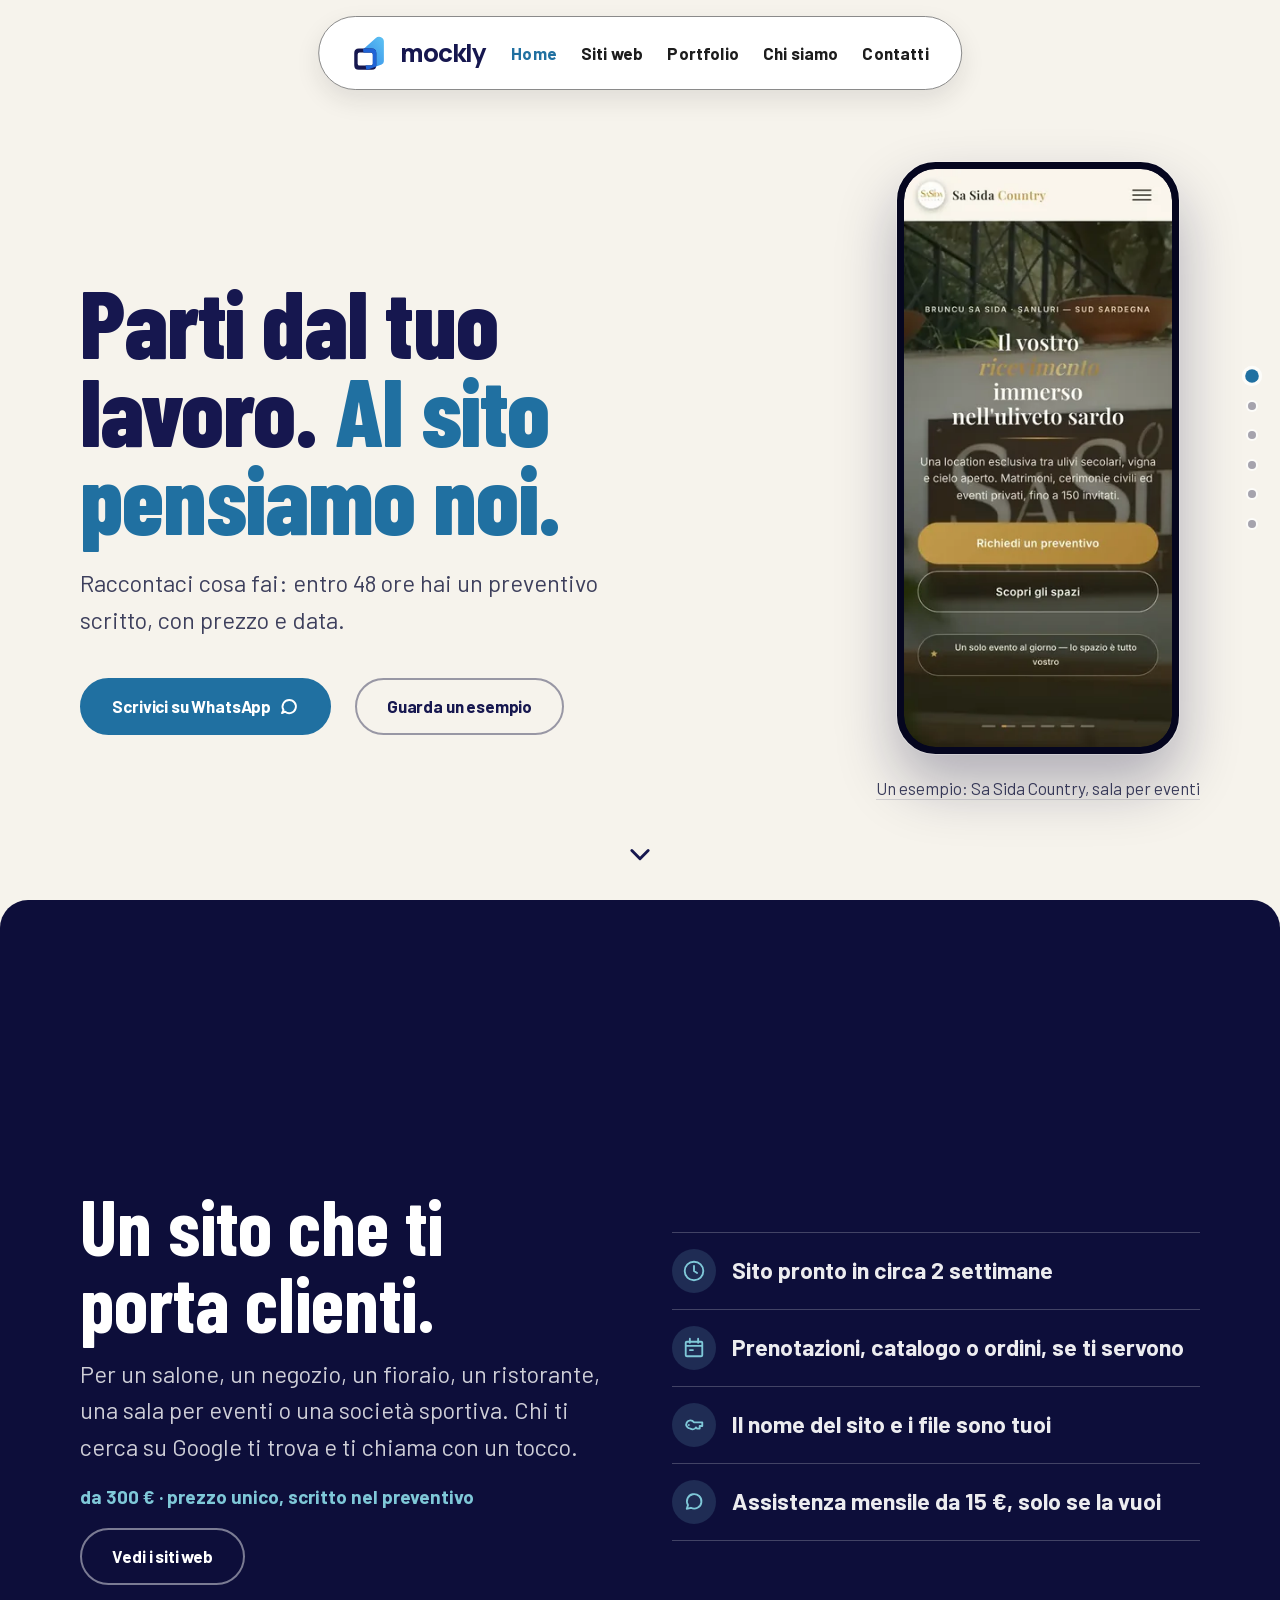
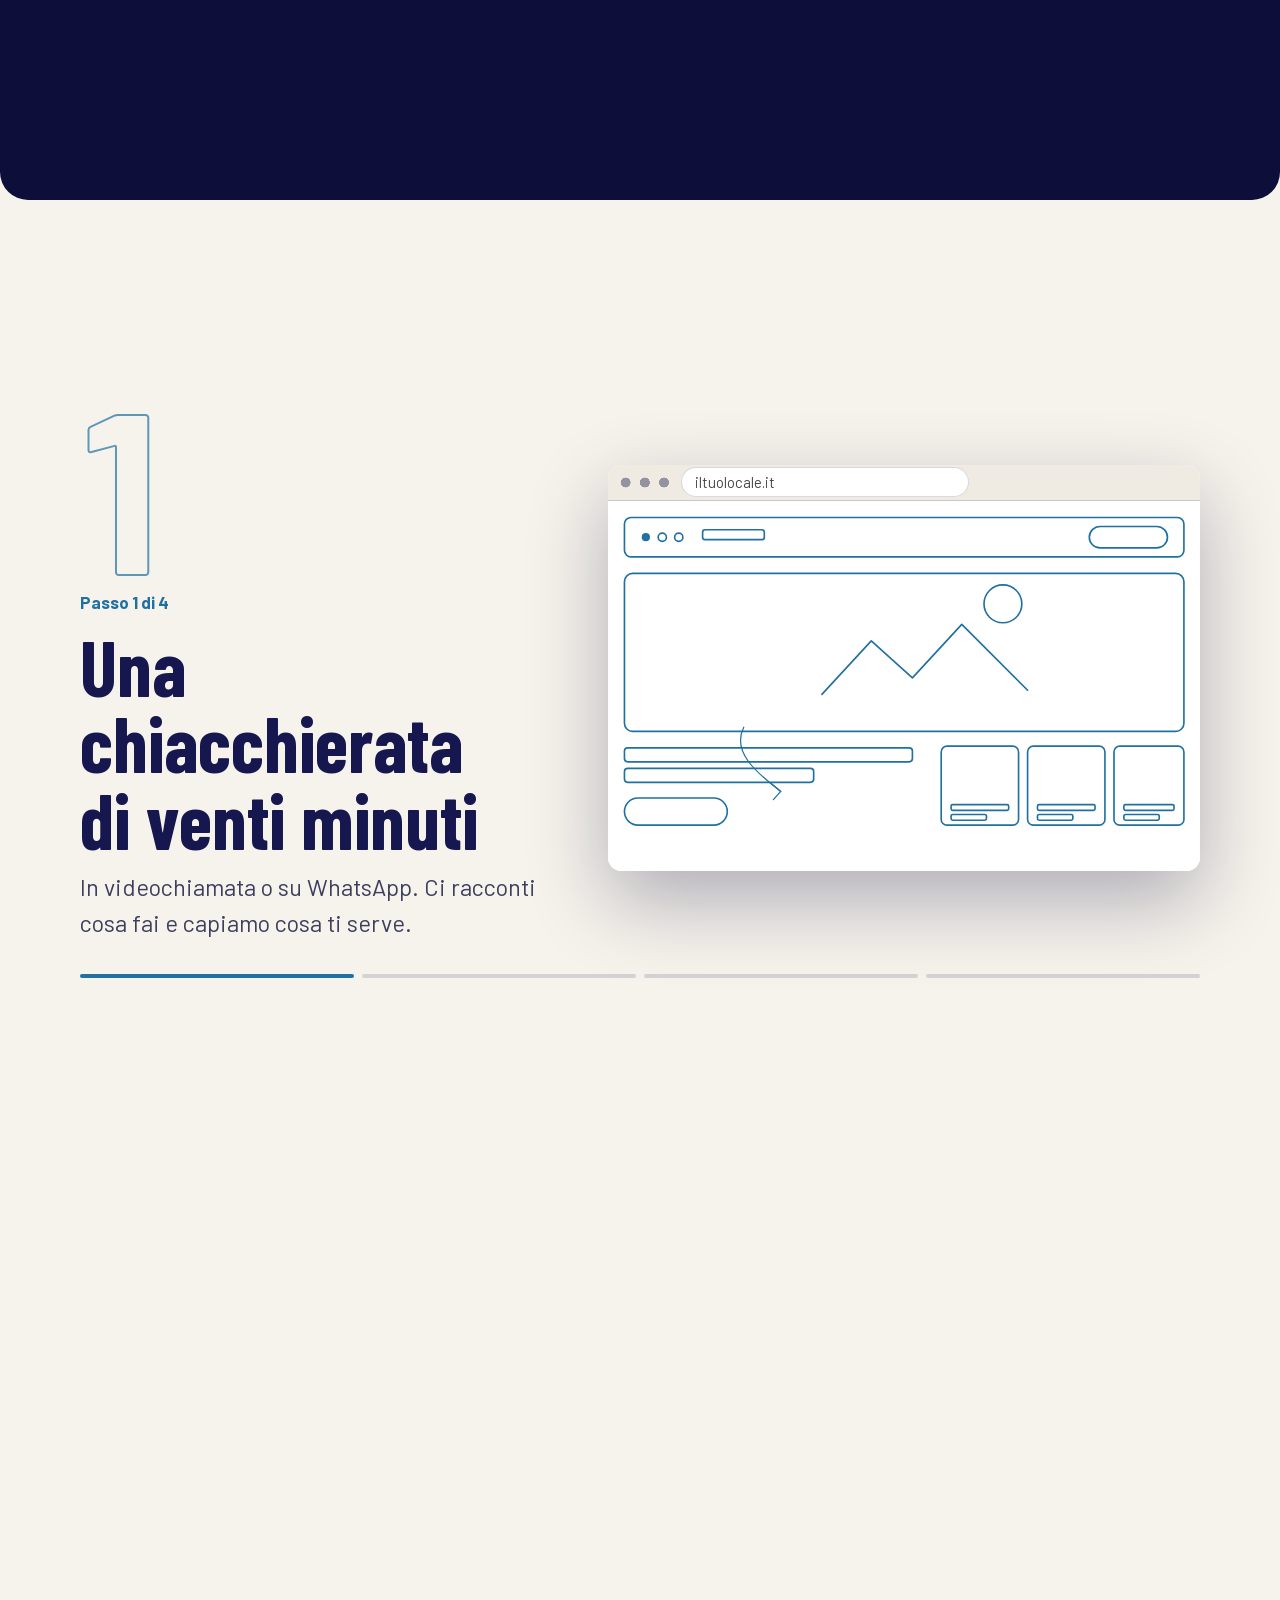
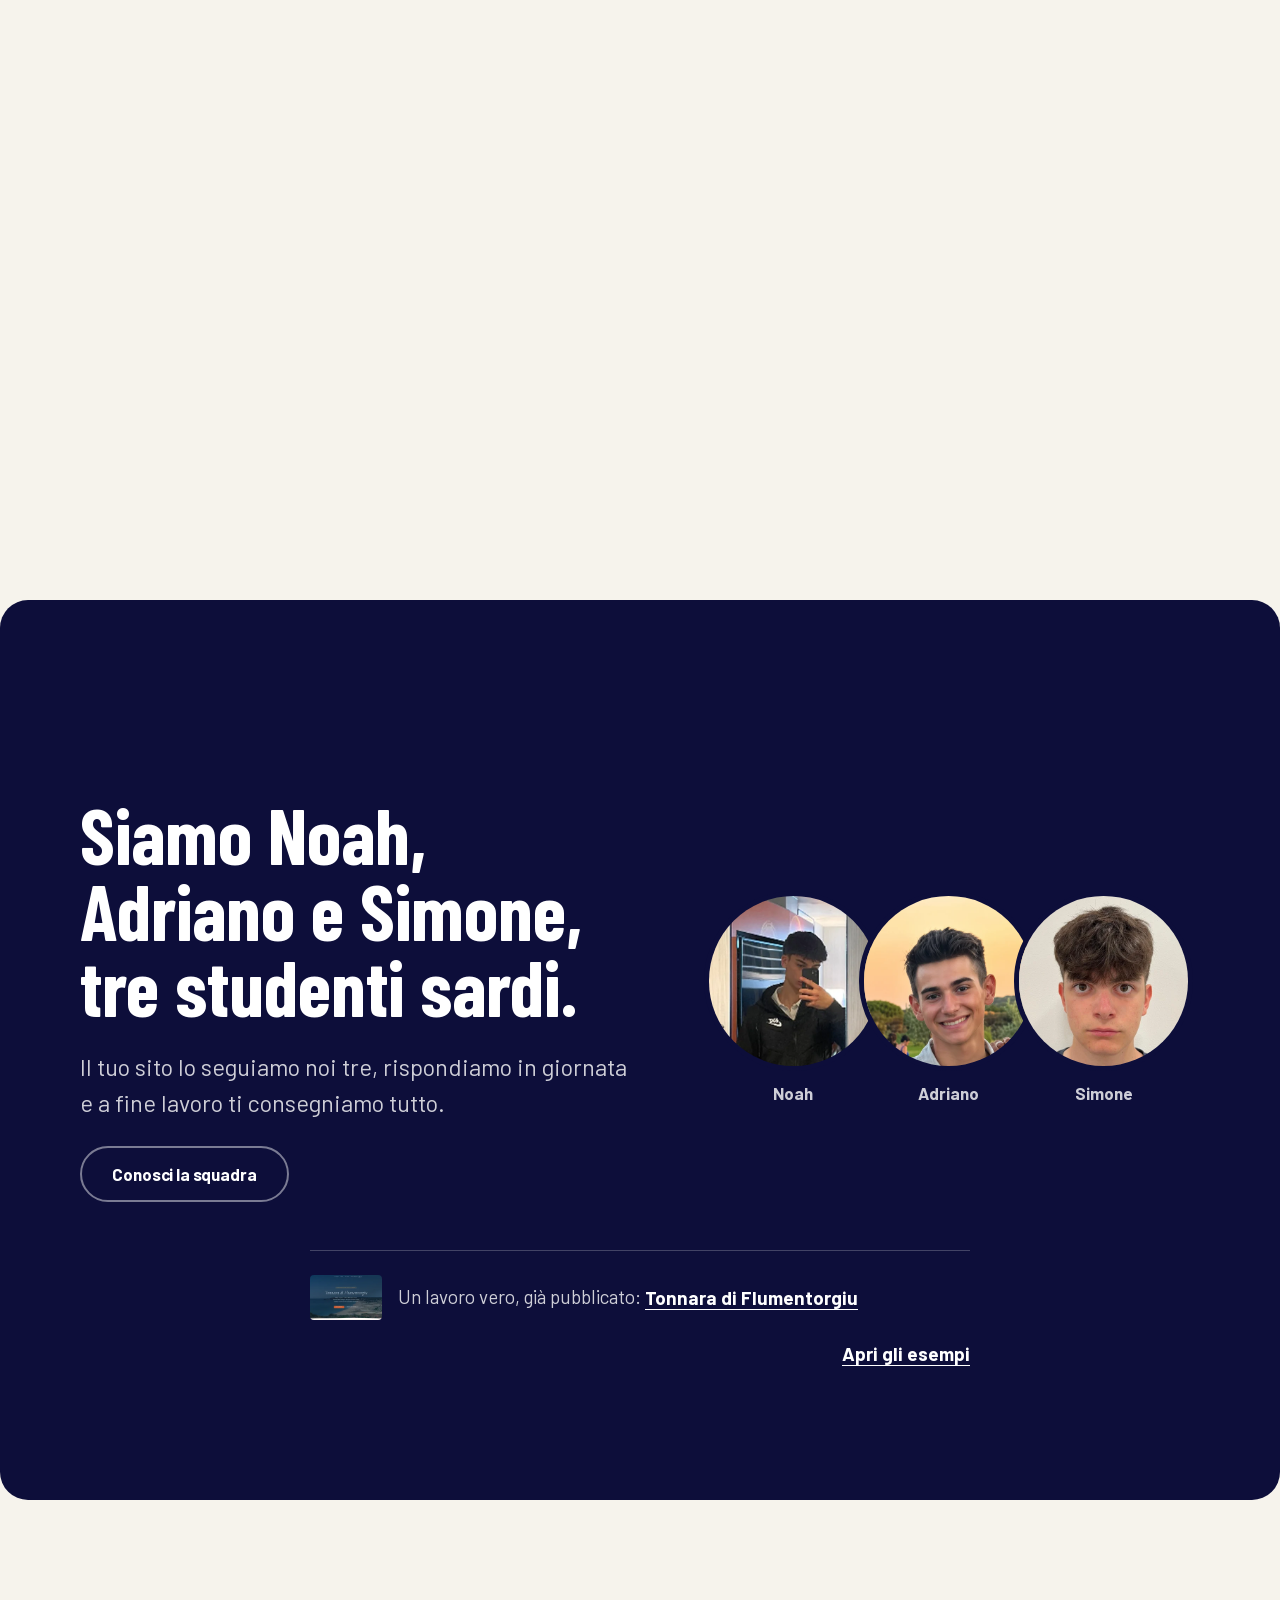
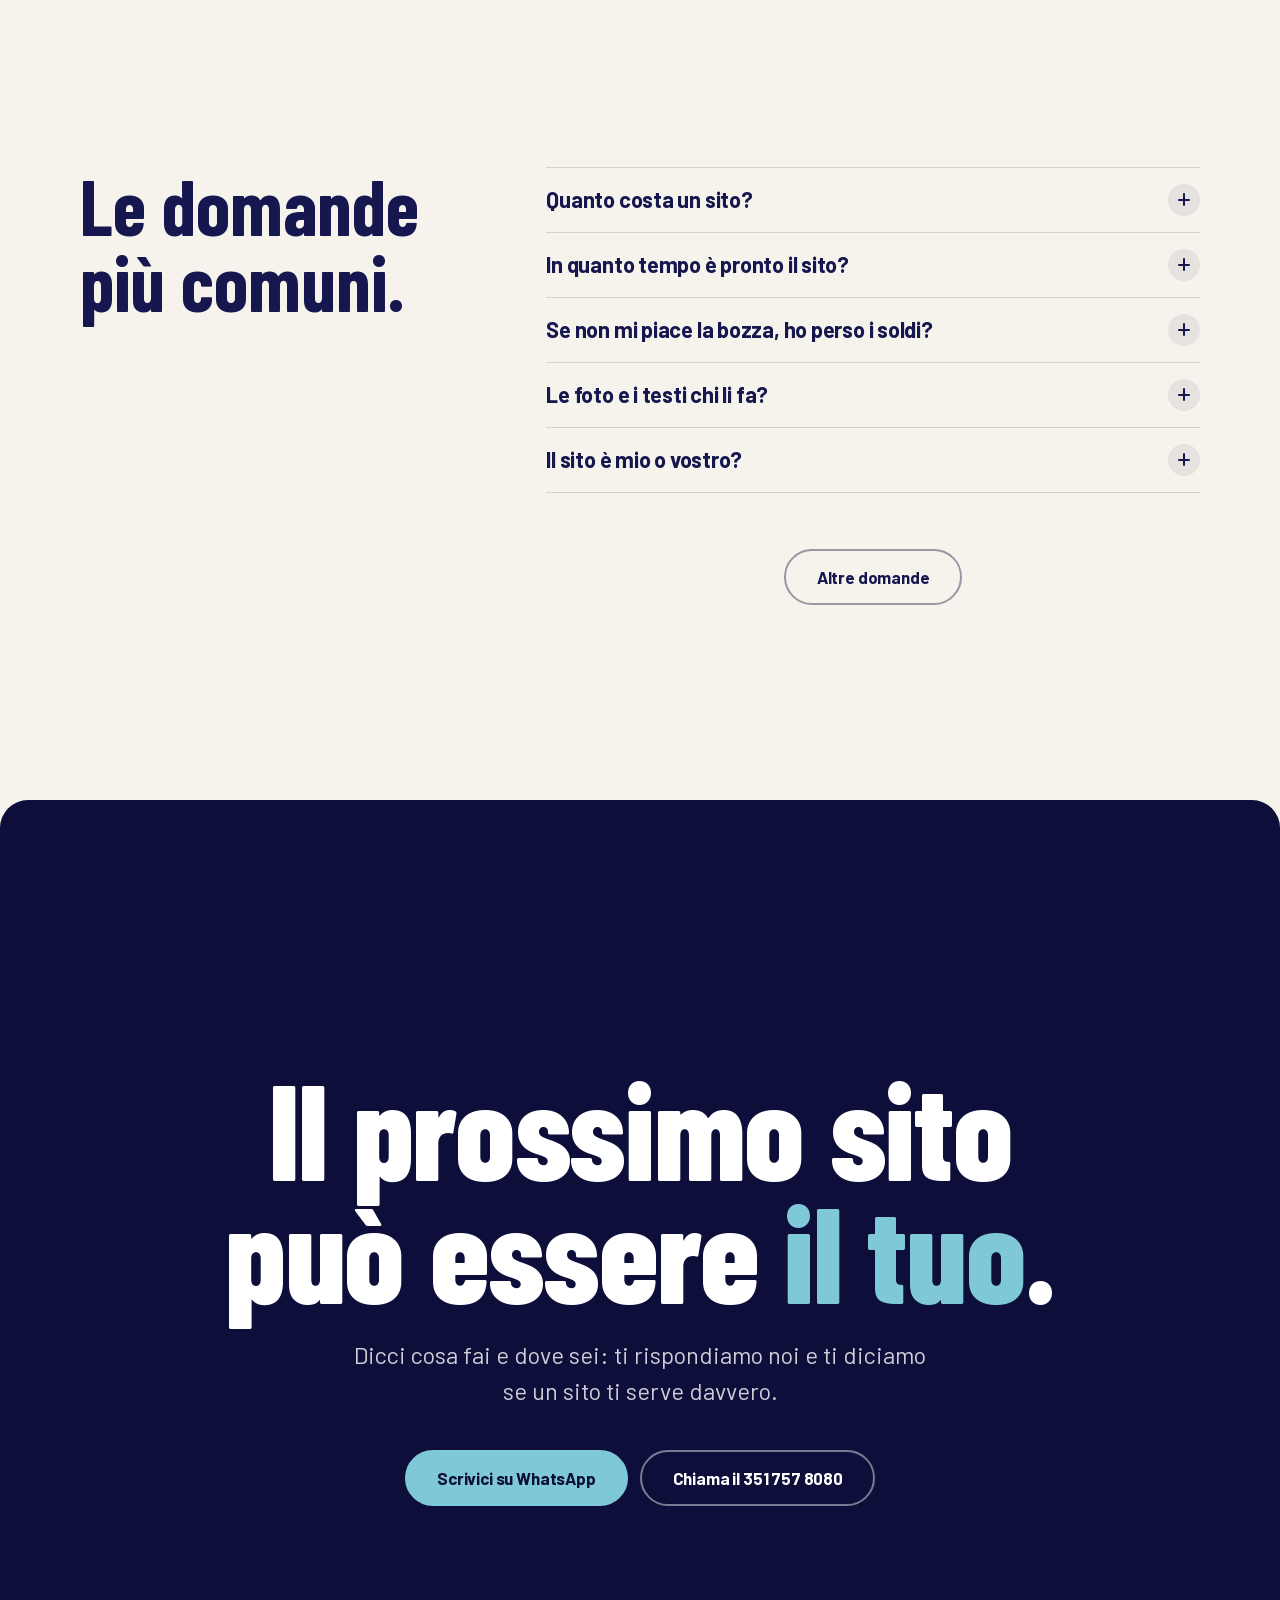
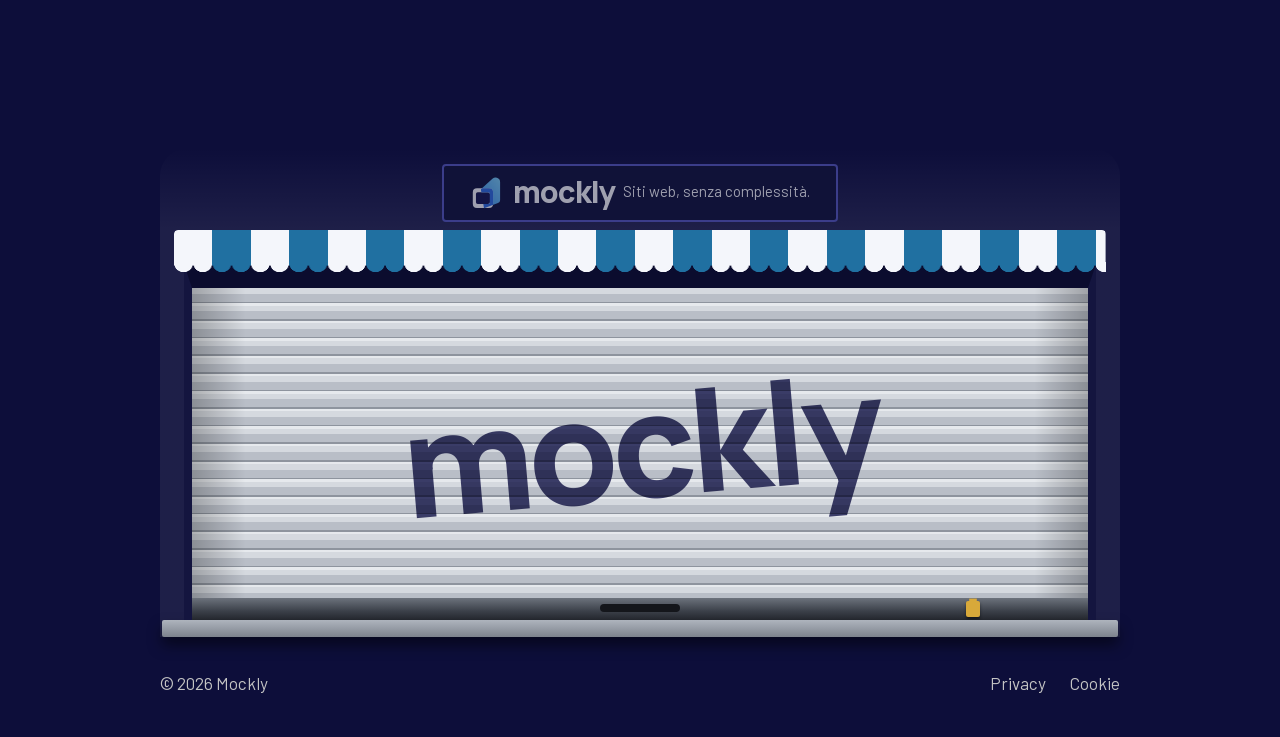
<file: index.html>
<!DOCTYPE html>
<html lang="it">
<head>
  <meta charset="utf-8">
  <meta name="viewport" content="width=device-width, initial-scale=1">

  <title>Siti web costruiti su misura | Mockly</title>
  <meta name="description" content="Siti web di ogni tipo costruiti su misura, scritti a mano in Sardegna. Guarda gli esempi già costruiti, poi decidi. Da 300 €, preventivo in 48 ore.">
  <link rel="canonical" href="https://mockly.it/">
  <meta name="theme-color" content="#F6F3EC">

  <meta property="og:type" content="website">
  <meta property="og:locale" content="it_IT">
  <meta property="og:site_name" content="Mockly">
  <meta property="og:title" content="Siti web costruiti su misura">
  <meta property="og:description" content="Siti web di ogni tipo costruiti su misura, scritti a mano in Sardegna. Guarda gli esempi già costruiti, poi decidi. Da 300 €, preventivo in 48 ore.">
  <meta property="og:url" content="https://mockly.it/">
  <meta property="og:image" content="https://mockly.it/assets/img/og-cover.png">
  <meta property="og:image:width" content="1200">
  <meta property="og:image:height" content="630">
  <meta property="og:image:alt" content="Mockly: parti dal tuo lavoro, al sito pensiamo noi.">
  <meta name="twitter:card" content="summary_large_image">
  <meta name="twitter:title" content="Siti web costruiti su misura">
  <meta name="twitter:description" content="Siti web di ogni tipo costruiti su misura, scritti a mano in Sardegna. Guarda gli esempi già costruiti, poi decidi. Da 300 €, preventivo in 48 ore.">
  <meta name="twitter:image" content="https://mockly.it/assets/img/og-cover.png">
  <meta name="twitter:image:alt" content="Mockly: parti dal tuo lavoro, al sito pensiamo noi.">

  <link rel="stylesheet" href="assets/css/fonts.css?v=20261024a">

  <link rel="icon" href="favicon.ico" sizes="any">
  <link rel="icon" href="assets/img/logo-mockly-icon.svg" type="image/svg+xml">
  <link rel="icon" href="assets/img/favicon-32.png" sizes="32x32" type="image/png">
  <link rel="icon" href="assets/img/favicon-16.png" sizes="16x16" type="image/png">
  <link rel="icon" href="assets/img/favicon.png" type="image/png">
  <link rel="apple-touch-icon" href="assets/img/apple-touch-icon.png">
  <link rel="manifest" href="site.webmanifest">

  <link rel="stylesheet" href="assets/css/tokens.css?v=20261024a">
  <link rel="stylesheet" href="assets/css/base.css?v=20261024a">
  <link rel="stylesheet" href="assets/css/components.css?v=20261024a">
  <link rel="stylesheet" href="assets/css/home.css?v=20261024a">

  <link rel="preload" as="image" href="assets/img/projects/sa-sida-phone.webp" imagesrcset="assets/img/projects/sa-sida-phone-300.webp 300w, assets/img/projects/sa-sida-phone.webp 520w" imagesizes="(min-width: 64em) 282px, 202px" fetchpriority="high">

  <script type="application/ld+json">
  {
    "@context": "https://schema.org",
    "@type": "ProfessionalService",
    "name": "Mockly",
    "description": "Siti web di ogni tipo costruiti su misura per saloni, negozi, ristoranti, sale per eventi e società sportive, scritti a mano soprattutto per la Sardegna, con l'obiettivo di arrivare presto in tutta Italia.",
    "url": "https://mockly.it/",
    "email": "mockly.website@gmail.com",
    "telephone": "+39-351-757-8080",
    "image": "https://mockly.it/assets/img/og-cover.png",
    "logo": "https://mockly.it/assets/img/logo-mockly.png",
    "priceRange": "€€",
    "address": {
      "@type": "PostalAddress",
      "addressLocality": "Oristano",
      "addressRegion": "Sardegna",
      "addressCountry": "IT"
    },
    "areaServed": {
      "@type": "AdministrativeArea",
      "name": "Sardegna"
    },
    "sameAs": ["https://www.instagram.com/mockly.site/"],
    "hasOfferCatalog": {
      "@type": "OfferCatalog",
      "name": "Servizi Mockly",
      "itemListElement": [
        {
          "@type": "Offer",
          "itemOffered": { "@type": "Service", "name": "Siti web su misura di ogni tipo" },
          "priceSpecification": { "@type": "PriceSpecification", "priceCurrency": "EUR", "minPrice": "300.00" }
        },
        {
          "@type": "Offer",
          "itemOffered": { "@type": "Service", "name": "Assistenza mensile Base" },
          "priceCurrency": "EUR",
          "price": "15.00"
        },
        {
          "@type": "Offer",
          "itemOffered": { "@type": "Service", "name": "Assistenza mensile Plus" },
          "priceCurrency": "EUR",
          "price": "25.00"
        },
        {
          "@type": "Offer",
          "itemOffered": { "@type": "Service", "name": "Assistenza mensile Pro" },
          "priceCurrency": "EUR",
          "price": "35.00"
        }
      ]
    }
  }
  </script>

  <script type="application/ld+json">
  {
    "@context": "https://schema.org",
    "@type": "FAQPage",
    "mainEntity": [
      {
        "@type": "Question",
        "name": "Quanto costa un sito?",
        "acceptedAnswer": {
          "@type": "Answer",
          "text": "Si parte da 300 €. Il resto dipende da cosa deve fare. Ci racconti il tuo lavoro ed entro 48 ore ricevi un preventivo scritto, con un prezzo unico e una data di consegna. Tutto quello che è incluso è scritto nel preventivo; quello che chiedi in più ha un preventivo a parte. Il nome del sito e lo spazio web sono a parte, scritti nel preventivo fra i costi di attivazione."
        }
      },
      {
        "@type": "Question",
        "name": "In quanto tempo è pronto il sito?",
        "acceptedAnswer": {
          "@type": "Answer",
          "text": "Preventivo entro 48 ore. Il sito è pronto in circa 2 settimane da quando approvi il preventivo. Può volerci di più: dipende da quanto ci mettiamo a confrontarci sulle revisioni e dai tempi di Google."
        }
      },
      {
        "@type": "Question",
        "name": "Se non mi piace la bozza, ho perso i soldi?",
        "acceptedAnswer": {
          "@type": "Answer",
          "text": "No. Se dopo la prima bozza ci dici che non va, ci fermiamo e paghi solo il lavoro fatto fino a lì."
        }
      },
      {
        "@type": "Question",
        "name": "Le foto e i testi chi li fa?",
        "acceptedAnswer": {
          "@type": "Answer",
          "text": "I testi di base li scriviamo noi dopo una chiacchierata veloce, e tu li correggi; testi più elaborati si pagano a parte. Le foto che hai già le sistemiamo noi; un servizio fotografico si paga a parte."
        }
      },
      {
        "@type": "Question",
        "name": "Il sito è mio o vostro?",
        "acceptedAnswer": {
          "@type": "Answer",
          "text": "Tuo, dal primo giorno. Il nome del sito (tipo tuolocale.it) è intestato a te e i file ti vengono consegnati a fine lavoro. Nessun vincolo, nessun riscatto."
        }
      },
      {
        "@type": "Question",
        "name": "Il sito lo posso modificare da solo?",
        "acceptedAnswer": {
          "@type": "Answer",
          "text": "Non da un pannello, perché non c'è: è questo che lo rende leggero e veloce. Le modifiche le facciamo noi con l'assistenza. Se ti serve pubblicare da solo ogni settimana, ti diciamo se WordPress fa più per te, e lo configuriamo noi."
        }
      },
      {
        "@type": "Question",
        "name": "Ho già un sito o uso WordPress: potete lavorarci?",
        "acceptedAnswer": {
          "@type": "Answer",
          "text": "Sì. Sistemiamo il sito che hai, oppure ripartiamo da zero se conviene. Se ti conviene restare dove sei, te lo diciamo."
        }
      },
      {
        "@type": "Question",
        "name": "Ho già Facebook e Instagram. Mi serve davvero un sito?",
        "acceptedAnswer": {
          "@type": "Answer",
          "text": "Sui social ti trova chi ti segue già. Chi è appena arrivato in zona cerca su Google “parrucchiere vicino a me” e legge le prime schede. Il sito serve a farti trovare da loro."
        }
      },
      {
        "@type": "Question",
        "name": "Fate anche negozi su internet?",
        "acceptedAnswer": {
          "@type": "Answer",
          "text": "Sì: catalogo, schede prodotto, pagamenti con carta e contrassegno, email d'ordine automatiche."
        }
      },
      {
        "@type": "Question",
        "name": "Dopo la consegna chi mi segue?",
        "acceptedAnswer": {
          "@type": "Answer",
          "text": "Noi, se vuoi, con l'assistenza mensile da 15 € al mese: copie di sicurezza, correzione degli errori e piccole modifiche su richiesta via WhatsApp. Nei 30 giorni dopo la consegna gli errori li correggiamo gratis anche senza assistenza. Disdici con 30 giorni di preavviso, senza penali."
        }
      }
    ]
  }
  </script>
</head>

<body class="page-body home-scenes">
  <!-- Sfondo: blu notte fermo, con una sola luce dall'alto. -->
  <div class="scene-bg" aria-hidden="true"></div>

  <a class="skip-link" href="#contenuto">Salta al contenuto</a>

  <!-- Intestazione: uguale su tutte le pagine (logo, menu, tasto Chiama). -->
  <header class="site-header">
    <div class="container site-header__inner">
        <a class="site-header__logo" href="index.html">
        <img class="site-header__logo-icon" src="assets/img/logo-mockly-icon.svg" alt="" width="100" height="100">
        <span class="site-header__logo-text">mockly</span>
      </a>

      <!-- Menu orizzontale (visibile da 1280px in su, sotto resta solo l'hamburger) -->
      <nav class="site-header__navigation" aria-label="Menu principale">
        <ul class="site-header__navigation-list">
          <li><a class="site-header__navigation-link is-current" href="index.html" aria-current="page">Home</a></li>
          <li><a class="site-header__navigation-link" href="siti-web.html">Siti web</a></li>
          <li><a class="site-header__navigation-link" href="portfolio.html">Portfolio</a></li>
          <li><a class="site-header__navigation-link" href="chi-siamo.html">Chi siamo</a></li>
          <li><a class="site-header__navigation-link" href="contatti.html">Contatti</a></li>
        </ul>
      </nav>

      <!-- Hamburger: apre il pannello sotto i 1280px -->
      <button class="site-header__toggle" type="button" aria-label="Apri il menu" aria-expanded="false" aria-controls="menu-principale">
        <span class="site-header__toggle-bar" aria-hidden="true"></span>
        <span class="site-header__toggle-bar" aria-hidden="true"></span>
        <span class="site-header__toggle-bar" aria-hidden="true"></span>
      </button>
    </div>

    <!-- Velo scuro, chiude il menu se ci clicchi sopra -->
    <div class="site-header__overlay"></div>

    <!-- Pannello del menu (telefono/tablet) -->
    <div class="site-header__panel" id="menu-principale" role="dialog" aria-modal="true" aria-label="Menu">
      <div class="site-header__panel-head">
        <p class="site-header__panel-brand"><img class="site-header__logo-icon" src="assets/img/logo-mockly-icon.svg" alt="" width="100" height="100">
        <span class="site-header__logo-text">mockly</span></p>
        <button class="site-header__close" type="button" aria-label="Chiudi il menu" data-menu-close>
          <svg class="site-header__close-icon" viewBox="0 0 16 16" aria-hidden="true"><path d="M3 3l10 10M13 3L3 13" fill="none" stroke="currentColor" stroke-width="2" stroke-linecap="round"/></svg>
        </button>
      </div>
      <!-- Menu, versione telefono -->
      <nav aria-label="Menu principale su telefono">
        <p class="site-header__panel-label" aria-hidden="true">Menu</p>
        <ul class="site-header__panel-list">
          <li><a class="site-header__panel-link is-current" href="index.html" aria-current="page"><span class="site-header__panel-name">Home</span><span class="site-header__panel-hint">Da dove si parte</span></a></li>
          <li><a class="site-header__panel-link" href="siti-web.html"><span class="site-header__panel-name">Siti web</span><span class="site-header__panel-hint">Cosa facciamo e l'assistenza</span></a></li>
          <li><a class="site-header__panel-link" href="portfolio.html"><span class="site-header__panel-name">Portfolio</span><span class="site-header__panel-hint">Un lavoro vero e undici esempi</span></a></li>
          <li><a class="site-header__panel-link" href="chi-siamo.html"><span class="site-header__panel-name">Chi siamo</span><span class="site-header__panel-hint">Noah, Adriano e Simone</span></a></li>
          <li><a class="site-header__panel-link" href="contatti.html"><span class="site-header__panel-name">Contatti</span><span class="site-header__panel-hint">WhatsApp, telefono, modulo</span></a></li>
        </ul>
      </nav>
      <!-- In fondo al menu: i due modi più rapidi per sentirci -->
      <div class="site-header__panel-foot">
        <a class="button button--primary site-header__panel-contact" href="https://wa.me/393517578080" aria-label="Scrivici su WhatsApp al 351 757 8080">WhatsApp</a>
        <a class="button button--ghost site-header__panel-contact" href="tel:+393517578080" aria-label="Chiama il 351 757 8080">Chiama</a>
      </div>
    </div>
  </header>

  <main id="contenuto">

    <!-- 1 · Inizio -->
    <section class="scene scene--hero is-in" data-scene="Inizio" aria-labelledby="titolo-hero">
      <div class="container scene__inner">
        <h1 class="scene__mega" id="titolo-hero">Parti dal tuo lavoro. <span class="hero__mark">Al sito pensiamo noi.</span></h1>
        <p class="scene__lead">Raccontaci cosa fai: entro 48 ore hai un preventivo scritto, con prezzo e data.</p>
        <div class="hero__actions">
            <a class="button button--primary" href="https://wa.me/393517578080?text=Ciao%20Mockly%2C%20ho%20visto%20il%20vostro%20sito%20e%20vorrei%20parlare%20del%20mio%20progetto." aria-label="Scrivici su WhatsApp al 351 757 8080">
              Scrivici su WhatsApp
              <svg class="button__icon" viewBox="0 0 16 16" aria-hidden="true"><path d="M8.5 2.5a5.5 5.5 0 0 0-4.7 8.4L2.5 13.5l2.7-1.2a5.5 5.5 0 1 0 3.3-9.8Z" fill="none" stroke="currentColor" stroke-width="1.6" stroke-linecap="round" stroke-linejoin="round"/></svg>
            </a>
            <a class="button button--secondary" href="portfolio.html">Guarda un esempio</a>
          </div>
        <!-- Un esempio vero, visto da telefono: è da lì che ti guardano i clienti. -->
        <a class="hero-phone" href="https://mockly-website.github.io/sasida/" target="_blank" rel="noopener" aria-label="Apri l'esempio di Sa Sida Country in una nuova scheda">
          <span class="hero-phone__caption">Un esempio: Sa Sida Country, sala per eventi</span>
          <span class="hero-phone__frame">
            <img class="hero-phone__image" src="assets/img/projects/sa-sida-phone.webp" srcset="assets/img/projects/sa-sida-phone-300.webp 300w, assets/img/projects/sa-sida-phone.webp 520w" sizes="(min-width: 64em) 282px, 202px" alt="" width="520" height="1125">
          </span>
        </a>
      </div>
      <a class="scene__cue" href="#cosa-ricevi" aria-label="Vai alla schermata successiva">
        <svg viewBox="0 0 24 24" width="28" height="28" aria-hidden="true"><path d="M5 9l7 7 7-7" fill="none" stroke="currentColor" stroke-width="2.5" stroke-linecap="round" stroke-linejoin="round"/></svg>
      </a>
    </section>

    <!-- 2 · Cosa ricevi -->
    <section class="scene scene--offer sheet" id="cosa-ricevi" data-scene="Cosa ricevi" aria-labelledby="titolo-servizi">
      <div class="container scene__inner offer">
        <div class="offer__head">
          <h2 class="scene__title" id="titolo-servizi">Un sito che ti porta clienti.</h2>
          <p class="scene__text">Per un salone, un negozio, un fioraio, un ristorante, una sala per eventi o una società sportiva. Chi ti cerca su Google ti trova e ti chiama con un tocco.</p>
          <p class="offer__price">da 300&nbsp;€ · prezzo unico, scritto nel preventivo</p>
          <p><a class="button button--secondary" href="siti-web.html">Vedi i siti web</a></p>
        </div>
        <ul class="offer__list">
          <li><svg class="offer__icon" viewBox="0 0 24 24" aria-hidden="true"><path d="M12 21a9 9 0 1 0 0-18 9 9 0 0 0 0 18ZM12 7v5l3 2" fill="none" stroke="currentColor" stroke-width="1.8" stroke-linecap="round" stroke-linejoin="round"/></svg><span>Sito pronto in circa 2 settimane</span></li>
          <li><svg class="offer__icon" viewBox="0 0 24 24" aria-hidden="true"><path d="M5 6h14a1 1 0 0 1 1 1v12a1 1 0 0 1-1 1H5a1 1 0 0 1-1-1V7a1 1 0 0 1 1-1ZM4 10h16M8 3v4M16 3v4M8 14h3" fill="none" stroke="currentColor" stroke-width="1.8" stroke-linecap="round" stroke-linejoin="round"/></svg><span>Prenotazioni, catalogo o ordini, se ti servono</span></li>
          <li><svg class="offer__icon" viewBox="0 0 24 24" aria-hidden="true"><path d="M8.5 15.5a4 4 0 1 1 3.4-6.1L20 9.4V13h-2.5v2.5H15l-1.1-1.1a4 4 0 0 1-5.4 1.1ZM7 12h.01" fill="none" stroke="currentColor" stroke-width="1.8" stroke-linecap="round" stroke-linejoin="round"/></svg><span>Il nome del sito e i file sono tuoi</span></li>
          <li><svg class="offer__icon" viewBox="0 0 24 24" aria-hidden="true"><path d="M5 18.5 6.2 15A7 7 0 1 1 9 17.6L5 18.5Z" fill="none" stroke="currentColor" stroke-width="1.8" stroke-linecap="round" stroke-linejoin="round"/></svg><span>Assistenza mensile da 15&nbsp;€, solo se la vuoi</span></li>
        </ul>
      </div>
    </section>

    <!-- 3 · Come si lavora: una schermata ferma che cambia mentre scorri -->
    <section class="pin" id="come-funziona" data-scene="Come si lavora" data-pin aria-label="Come si lavora">
      <div class="pin__stage">
        <div class="container pin__inner">
          <div class="pin__steps">
            <article class="pin__step">
              <span class="pin__num" aria-hidden="true">1</span>
              <p class="pin__kicker">Passo 1 di 4</p>
              <h2 class="scene__title">Una chiacchierata di venti minuti</h2>
              <p class="scene__text">In videochiamata o su WhatsApp. Ci racconti cosa fai e capiamo cosa ti serve.</p>
            </article>
            <article class="pin__step">
              <span class="pin__num" aria-hidden="true">2</span>
              <p class="pin__kicker">Passo 2 di 4</p>
              <h2 class="scene__title">Preventivo scritto entro 48 ore</h2>
              <p class="scene__text">Cosa costruiamo, quanto costa, quando consegniamo. Il prezzo non cambia dopo.</p>
            </article>
            <article class="pin__step">
              <span class="pin__num" aria-hidden="true">3</span>
              <p class="pin__kicker">Passo 3 di 4</p>
              <h2 class="scene__title">Segui i lavori</h2>
              <p class="scene__text">Un collegamento privato per vedere il sito mentre lo costruiamo e dirci cosa cambiare.</p>
            </article>
            <article class="pin__step">
              <span class="pin__num" aria-hidden="true">4</span>
              <p class="pin__kicker">Passo 4 di 4</p>
              <h2 class="scene__title">Consegna</h2>
              <p class="scene__text">In circa 2 settimane dal preventivo approvato. Il sito è tuo, e ti spieghiamo come chiederci le modifiche.</p>
            </article>
          </div>
          <div class="pin__device">
            <div class="device">
              <div class="device__bar" aria-hidden="true"><span class="device__dots"></span><span class="device__url">iltuolocale.it</span></div>
              <div class="hero__reveal-stage">
                <img class="hero__reveal-final" src="assets/img/projects/esempio-generico-hero.webp" srcset="assets/img/projects/esempio-generico-hero-400.webp 400w, assets/img/projects/esempio-generico-hero-800.webp 800w, assets/img/projects/esempio-generico-hero.webp 1440w" sizes="(min-width: 90em) 600px, 92vw"
                 alt="Esempio di sito finito: header con menu e pulsante di prenotazione, banner principale, testo e tre card sotto"
                 width="1440" height="900">
                <div class="hero__reveal-sketch" aria-hidden="true">
                  <svg class="hero__reveal-sketch-svg" viewBox="0 0 1440 900" preserveAspectRatio="none" xmlns="http://www.w3.org/2000/svg">
                <rect x="0" y="0" width="1440" height="900" fill="var(--color-surface)"/>
                <g fill="none" stroke="var(--color-accent)" stroke-width="4" stroke-linecap="round" stroke-linejoin="round">
                  <rect x="40" y="40" width="1360" height="96" rx="16"/>
                  <circle cx="92" cy="88" r="10" fill="var(--color-accent)" stroke="none"/>
                  <circle cx="132" cy="88" r="10" fill="none"/>
                  <circle cx="172" cy="88" r="10" fill="none"/>
                  <rect x="230" y="70" width="150" height="24" rx="6"/>
                  <rect x="1170" y="62" width="190" height="52" rx="26"/>
                  <rect x="40" y="176" width="1360" height="384" rx="20"/>
                  <path d="M520 470 640 340 740 430 860 300 1020 460" />
                  <circle cx="960" cy="250" r="46"/>
                  <rect x="40" y="600" width="700" height="34" rx="8"/>
                  <rect x="40" y="650" width="460" height="34" rx="8"/>
                  <rect x="40" y="722" width="250" height="66" rx="33"/>
                  <rect x="810" y="596" width="188" height="192" rx="14"/>
                  <rect x="1020" y="596" width="188" height="192" rx="14"/>
                  <rect x="1230" y="596" width="170" height="192" rx="14"/>
                  <rect x="834" y="738" width="140" height="14" rx="4"/>
                  <rect x="834" y="762" width="86" height="14" rx="4"/>
                  <rect x="1044" y="738" width="140" height="14" rx="4"/>
                  <rect x="1044" y="762" width="86" height="14" rx="4"/>
                  <rect x="1254" y="738" width="122" height="14" rx="4"/>
                  <rect x="1254" y="762" width="86" height="14" rx="4"/>
                  <path d="M330 550C300 610 360 660 420 706" stroke-width="3"/>
                  <path d="M420 706 396 686M420 706 402 726" stroke-width="3"/>
                </g>
              </svg>
                </div>
              </div>
            </div>
          </div>
          <div class="pin__bar" aria-hidden="true"><span></span><span></span><span></span><span></span></div>
        </div>
      </div>
    </section>

    <!-- 4 · Chi siamo (con la Tonnara in una riga) -->
    <section class="scene scene--team sheet" id="chi-siamo" data-scene="Chi siamo" aria-labelledby="titolo-chi">
      <div class="container scene__inner team">
        <div class="team__text">
          <h2 class="scene__title" id="titolo-chi">Siamo Noah, Adriano e Simone, tre studenti sardi.</h2>
          <p class="scene__text">Il tuo sito lo seguiamo noi tre, rispondiamo in giornata e a fine lavoro ti consegniamo tutto.</p>
          <p><a class="button button--secondary" href="chi-siamo.html">Conosci la squadra</a></p>
        </div>
        <ul class="team__faces">
          <li><img src="assets/img/team/noah.webp" alt="" width="480" height="480" loading="lazy">Noah</li>
          <li><img src="assets/img/team/adriano.webp" alt="" width="480" height="480" loading="lazy">Adriano</li>
          <li><img src="assets/img/team/simone.webp" alt="" width="480" height="480" loading="lazy">Simone</li>
        </ul>
        <p class="team__proof">
          <img src="assets/img/projects/tonnara-hero.webp" srcset="assets/img/projects/tonnara-hero-400.webp 400w, assets/img/projects/tonnara-hero-800.webp 800w, assets/img/projects/tonnara-hero.webp 1440w" sizes="72px" alt="Pagina iniziale del sito della Tonnara di Flumentorgiu con le foto d'archivio della tonnara" width="1440" height="900" loading="lazy">
          <span>Un lavoro vero, già pubblicato:
            <a href="https://tonnaradiflumentorgiu.it" target="_blank" rel="noopener"
               aria-label="Apri il sito della Tonnara di Flumentorgiu in una nuova scheda">Tonnara di Flumentorgiu</a></span>
          <a href="portfolio.html">Apri gli esempi</a>
        </p>
      </div>
    </section>

    <!-- 5 · Domande -->
    <section class="scene scene--faq" id="faq" data-scene="Domande" aria-labelledby="titolo-faq">
      <div class="container scene__inner faq">
        <h2 class="scene__title faq__title" id="titolo-faq">Le domande più comuni.</h2>
        <div class="accordion">
          <div class="accordion__item">
            <h3 class="accordion__heading">
              <button class="accordion__trigger" type="button" id="faq-trigger-1" aria-expanded="false" aria-controls="faq-panel-1">
                Quanto costa un sito?
                <span class="accordion__icon" aria-hidden="true"></span>
              </button>
            </h3>
            <div class="accordion__panel" id="faq-panel-1" role="region" aria-labelledby="faq-trigger-1" hidden>
              <div class="accordion__panel-inner">
                <p>
                  Si parte da 300 €. Il resto dipende da cosa deve fare. Ci racconti il tuo lavoro ed entro 48 ore ricevi un preventivo scritto, con un prezzo unico e una data di consegna. Tutto quello che è incluso è scritto nel preventivo; quello che chiedi in più ha un preventivo a parte. Il nome del sito e lo spazio web sono a parte, scritti nel preventivo fra i costi di attivazione.
                </p>
              </div>
            </div>
          </div>

          <div class="accordion__item">
            <h3 class="accordion__heading">
              <button class="accordion__trigger" type="button" id="faq-trigger-2" aria-expanded="false" aria-controls="faq-panel-2">
                In quanto tempo è pronto il sito?
                <span class="accordion__icon" aria-hidden="true"></span>
              </button>
            </h3>
            <div class="accordion__panel" id="faq-panel-2" role="region" aria-labelledby="faq-trigger-2" hidden>
              <div class="accordion__panel-inner">
                <p>
                  Preventivo entro 48 ore. Il sito è pronto in circa 2 settimane da quando approvi il preventivo. Può volerci di più: dipende da quanto ci mettiamo a confrontarci sulle revisioni e dai tempi di Google.
                </p>
              </div>
            </div>
          </div>

          <div class="accordion__item">
            <h3 class="accordion__heading">
              <button class="accordion__trigger" type="button" id="faq-trigger-3" aria-expanded="false" aria-controls="faq-panel-3">
                Se non mi piace la bozza, ho perso i soldi?
                <span class="accordion__icon" aria-hidden="true"></span>
              </button>
            </h3>
            <div class="accordion__panel" id="faq-panel-3" role="region" aria-labelledby="faq-trigger-3" hidden>
              <div class="accordion__panel-inner">
                <p>
                  No. Se dopo la prima bozza ci dici che non va, ci fermiamo e paghi solo il lavoro fatto fino a lì.
                </p>
              </div>
            </div>
          </div>

          <div class="accordion__item">
            <h3 class="accordion__heading">
              <button class="accordion__trigger" type="button" id="faq-trigger-4" aria-expanded="false" aria-controls="faq-panel-4">
                Le foto e i testi chi li fa?
                <span class="accordion__icon" aria-hidden="true"></span>
              </button>
            </h3>
            <div class="accordion__panel" id="faq-panel-4" role="region" aria-labelledby="faq-trigger-4" hidden>
              <div class="accordion__panel-inner">
                <p>
                  I testi di base li scriviamo noi dopo una chiacchierata veloce, e tu li correggi; testi più elaborati si pagano a parte. Le foto che hai già le sistemiamo noi; un servizio fotografico si paga a parte.
                </p>
              </div>
            </div>
          </div>

          <div class="accordion__item">
            <h3 class="accordion__heading">
              <button class="accordion__trigger" type="button" id="faq-trigger-5" aria-expanded="false" aria-controls="faq-panel-5">
                Il sito è mio o vostro?
                <span class="accordion__icon" aria-hidden="true"></span>
              </button>
            </h3>
            <div class="accordion__panel" id="faq-panel-5" role="region" aria-labelledby="faq-trigger-5" hidden>
              <div class="accordion__panel-inner">
                <p>
                  Tuo, dal primo giorno. Il nome del sito (tipo tuolocale.it) è intestato a te e i file ti vengono consegnati a fine lavoro. Nessun vincolo, nessun riscatto.
                </p>
              </div>
            </div>
          </div>

          <div class="accordion__item">
            <h3 class="accordion__heading">
              <button class="accordion__trigger" type="button" id="faq-trigger-6" aria-expanded="false" aria-controls="faq-panel-6">
                Il sito lo posso modificare da solo?
                <span class="accordion__icon" aria-hidden="true"></span>
              </button>
            </h3>
            <div class="accordion__panel" id="faq-panel-6" role="region" aria-labelledby="faq-trigger-6" hidden>
              <div class="accordion__panel-inner">
                <p>
                  Non da un pannello, perché non c'è: è questo che lo rende leggero e veloce. Le modifiche le facciamo noi con l'assistenza. Se ti serve pubblicare da solo ogni settimana, ti diciamo se WordPress fa più per te, e lo configuriamo noi.
                </p>
              </div>
            </div>
          </div>

          <div class="accordion__item">
            <h3 class="accordion__heading">
              <button class="accordion__trigger" type="button" id="faq-trigger-7" aria-expanded="false" aria-controls="faq-panel-7">
                Ho già un sito o uso WordPress: potete lavorarci?
                <span class="accordion__icon" aria-hidden="true"></span>
              </button>
            </h3>
            <div class="accordion__panel" id="faq-panel-7" role="region" aria-labelledby="faq-trigger-7" hidden>
              <div class="accordion__panel-inner">
                <p>
                  Sì. Sistemiamo il sito che hai, oppure ripartiamo da zero se conviene. Se ti conviene restare dove sei, te lo diciamo.
                </p>
              </div>
            </div>
          </div>

          <div class="accordion__item">
            <h3 class="accordion__heading">
              <button class="accordion__trigger" type="button" id="faq-trigger-8" aria-expanded="false" aria-controls="faq-panel-8">
                Ho già Facebook e Instagram. Mi serve davvero un sito?
                <span class="accordion__icon" aria-hidden="true"></span>
              </button>
            </h3>
            <div class="accordion__panel" id="faq-panel-8" role="region" aria-labelledby="faq-trigger-8" hidden>
              <div class="accordion__panel-inner">
                <p>
                  Sui social ti trova chi ti segue già. Chi è appena arrivato in zona cerca su Google “parrucchiere vicino a me” e legge le prime schede. Il sito serve a farti trovare da loro.
                </p>
              </div>
            </div>
          </div>

          <div class="accordion__item">
            <h3 class="accordion__heading">
              <button class="accordion__trigger" type="button" id="faq-trigger-9" aria-expanded="false" aria-controls="faq-panel-9">
                Fate anche negozi su internet?
                <span class="accordion__icon" aria-hidden="true"></span>
              </button>
            </h3>
            <div class="accordion__panel" id="faq-panel-9" role="region" aria-labelledby="faq-trigger-9" hidden>
              <div class="accordion__panel-inner">
                <p>
                  Sì: catalogo, schede prodotto, pagamenti con carta e contrassegno, email d'ordine automatiche.
                </p>
              </div>
            </div>
          </div>

          <div class="accordion__item">
            <h3 class="accordion__heading">
              <button class="accordion__trigger" type="button" id="faq-trigger-10" aria-expanded="false" aria-controls="faq-panel-10">
                Dopo la consegna chi mi segue?
                <span class="accordion__icon" aria-hidden="true"></span>
              </button>
            </h3>
            <div class="accordion__panel" id="faq-panel-10" role="region" aria-labelledby="faq-trigger-10" hidden>
              <div class="accordion__panel-inner">
                <p>
                  Noi, se vuoi, con l'assistenza mensile da 15 € al mese: copie di sicurezza, correzione degli errori e piccole modifiche su richiesta via WhatsApp. Nei 30 giorni dopo la consegna gli errori li correggiamo gratis anche senza assistenza. Disdici con 30 giorni di preavviso, senza penali.
                </p>
              </div>
            </div>
          </div>
        </div>
      </div>
    </section>

    <!-- 6 · Scrivici -->
    <section class="scene scene--end sheet" data-scene="Scrivici" aria-labelledby="titolo-cta">
      <div class="container scene__inner">
        <h2 class="scene__mega" id="titolo-cta">Il prossimo sito può essere <span class="hero__mark">il tuo</span>.</h2>
        <p class="scene__lead">Dicci cosa fai e dove sei: ti rispondiamo noi e ti diciamo se un sito ti serve davvero.</p>
        <div class="call-to-action__actions button-group button-group--stacked">
            <a class="button button--primary" href="https://wa.me/393517578080?text=Ciao%20Mockly%2C%20ho%20visto%20il%20vostro%20sito%20e%20vorrei%20parlare%20del%20mio%20progetto." aria-label="Scrivici su WhatsApp al 351 757 8080">
              Scrivici su WhatsApp
            </a>
            <a class="button button--ghost" href="tel:+393517578080" aria-label="Chiama il 351 757 8080">
              Chiama il 351 757 8080
            </a>
          </div>
      </div>
    </section>

  </main>

  <!-- Piè di pagina: uguale su tutte le pagine. -->
  <footer class="site-footer">
    <div class="container">

      <!-- La facciata di un negozio: la serranda si alza mentre arrivi in fondo. -->
      <div class="shopfront" data-shopfront>
        <p class="shopfront__sign"><img class="shopfront__logo" src="assets/img/logo-mockly-icon-light.svg" alt="" width="100" height="100"><span class="shopfront__name">mockly</span><span class="shopfront__motto">Siti web, senza complessità.</span></p>
        <div class="shopfront__awning" aria-hidden="true"></div>

        <div class="shopfront__bay" data-shopfront-bay>
          <div class="shopfront__shop">
            <div class="shopfront__glass">
              <ul class="shopfront__contacts">
                <li><a class="shopfront__contact" href="https://wa.me/393517578080" aria-label="Scrivici su WhatsApp al 351 757 8080"><svg class="shopfront__icon" viewBox="0 0 20 20" aria-hidden="true"><path d="M4 15.5 5 12a6 6 0 1 1 2.4 2.1L4 15.5Z"/></svg><span class="shopfront__contact-text"><small>WhatsApp</small>351 757 8080</span></a></li>
                <li><a class="shopfront__contact" href="tel:+393517578080" aria-label="Chiama il 351 757 8080"><svg class="shopfront__icon" viewBox="0 0 20 20" aria-hidden="true"><path d="M6.6 2.5 4.3 3.2C3.5 3.5 3 4.3 3.1 5.1c.7 6 5.8 11.1 11.8 11.8.8.1 1.6-.4 1.9-1.2l.7-2.3a1 1 0 0 0-.6-1.2l-3.2-1.2a1 1 0 0 0-1.1.3l-1 1.2a9.6 9.6 0 0 1-4.6-4.6l1.2-1a1 1 0 0 0 .3-1.1L7.8 3.1a1 1 0 0 0-1.2-.6Z"/></svg><span class="shopfront__contact-text"><small>Telefono</small>351 757 8080</span></a></li>
                <li><a class="shopfront__contact" href="mailto:mockly.website@gmail.com" aria-label="Scrivi a mockly.website@gmail.com"><svg class="shopfront__icon" viewBox="0 0 20 20" aria-hidden="true"><rect x="2.5" y="4.5" width="15" height="11" rx="2"/><path d="m3 6 7 5 7-5"/></svg><span class="shopfront__contact-text"><small>Email</small>mockly.website@gmail.com</span></a></li>
                <li><a class="shopfront__contact" href="https://www.instagram.com/mockly.site/" target="_blank" rel="noopener"><svg class="shopfront__icon" viewBox="0 0 20 20" aria-hidden="true"><rect x="3" y="3" width="14" height="14" rx="4"/><circle cx="10" cy="10" r="3.2"/><circle cx="14.2" cy="5.8" r="0.6"/></svg><span class="shopfront__contact-text"><small>Instagram</small>@mockly.site</span></a></li>
              </ul>
            </div>

            <nav class="shopfront__door" aria-label="Collegamenti del footer">
              <ul class="shopfront__pages">
                <li><a class="shopfront__page" href="index.html">Home</a></li>
                <li><a class="shopfront__page" href="siti-web.html">Siti web</a></li>
                <li><a class="shopfront__page" href="portfolio.html">Portfolio</a></li>
                <li><a class="shopfront__page" href="chi-siamo.html">Chi siamo</a></li>
                <li><a class="shopfront__page" href="contatti.html">Contatti</a></li>
              </ul>
            </nav>
          </div>

          <div class="shopfront__roll" aria-hidden="true">
            <span class="shopfront__paint">mockly</span>
            <span class="shopfront__rail"></span>
          </div>
        </div>

        <div class="shopfront__step" aria-hidden="true"></div>
      </div>

      <div class="site-footer__legal">
        <span>© 2026 Mockly</span>
        <a class="site-footer__link" href="privacy.html">Privacy</a>
        <a class="site-footer__link" href="cookie.html">Cookie</a>
      </div>
    </div>
  </footer>

  <div class="whatsapp-bar">
    <a class="button button--primary whatsapp-bar__button" href="https://wa.me/393517578080?text=Ciao%20Mockly%2C%20ho%20visto%20il%20vostro%20sito%20e%20vorrei%20parlare%20del%20mio%20progetto." aria-label="Scrivici su WhatsApp al 351 757 8080">
      <svg class="whatsapp-bar__icon" viewBox="0 0 20 20" aria-hidden="true"><path d="M4 15.5 5 12a6 6 0 1 1 2.4 2.1L4 15.5Z" fill="none" stroke="currentColor" stroke-width="1.7" stroke-linecap="round" stroke-linejoin="round"/></svg>
    </a>
  </div>

  <button class="back-to-top" type="button" aria-label="Torna in cima alla pagina">
    <svg class="back-to-top__icon" viewBox="0 0 20 20" aria-hidden="true"><path d="M10 16V4m0 0 6 6m-6-6L4 10" fill="none" stroke="currentColor" stroke-width="2" stroke-linecap="round" stroke-linejoin="round"/></svg>
  </button>

  <script src="assets/js/main.js?v=20261024a"></script>
  <script src="assets/js/home.js?v=20261024a"></script>

</body>
</html>
</file>
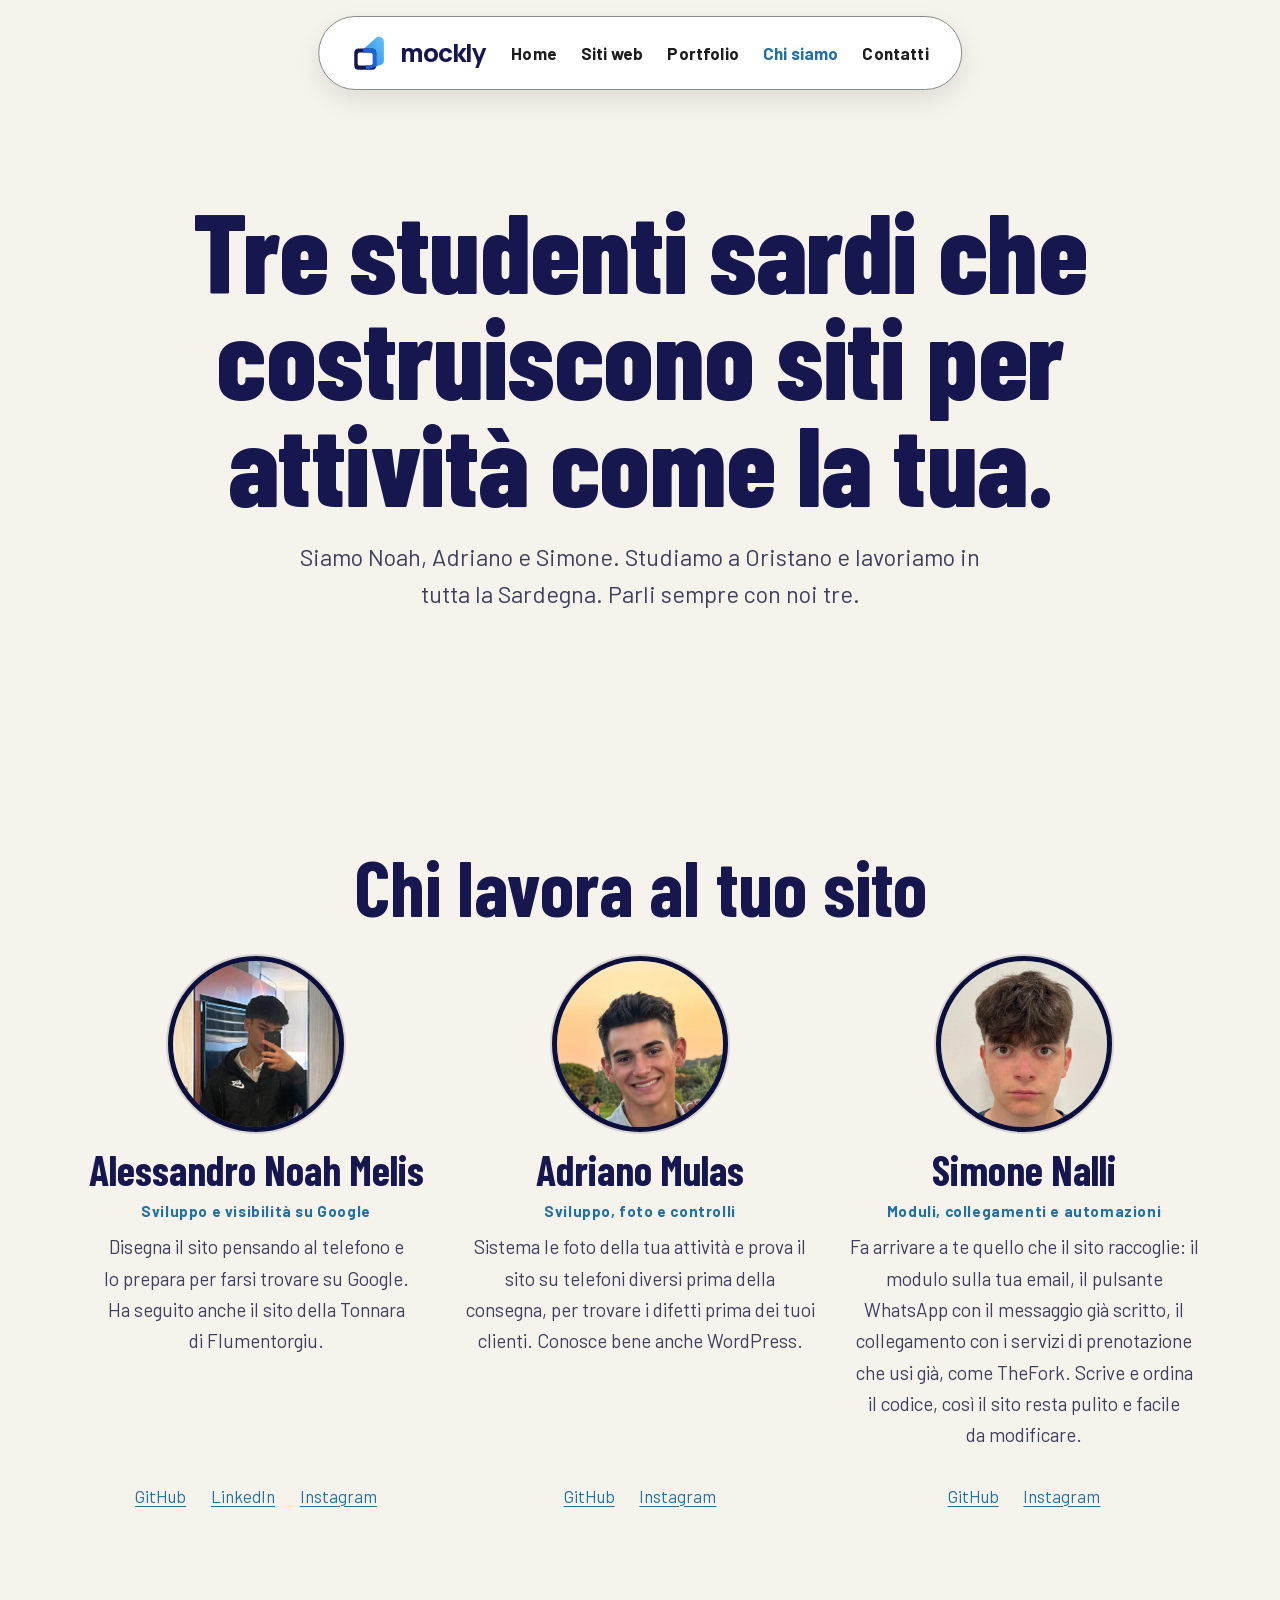
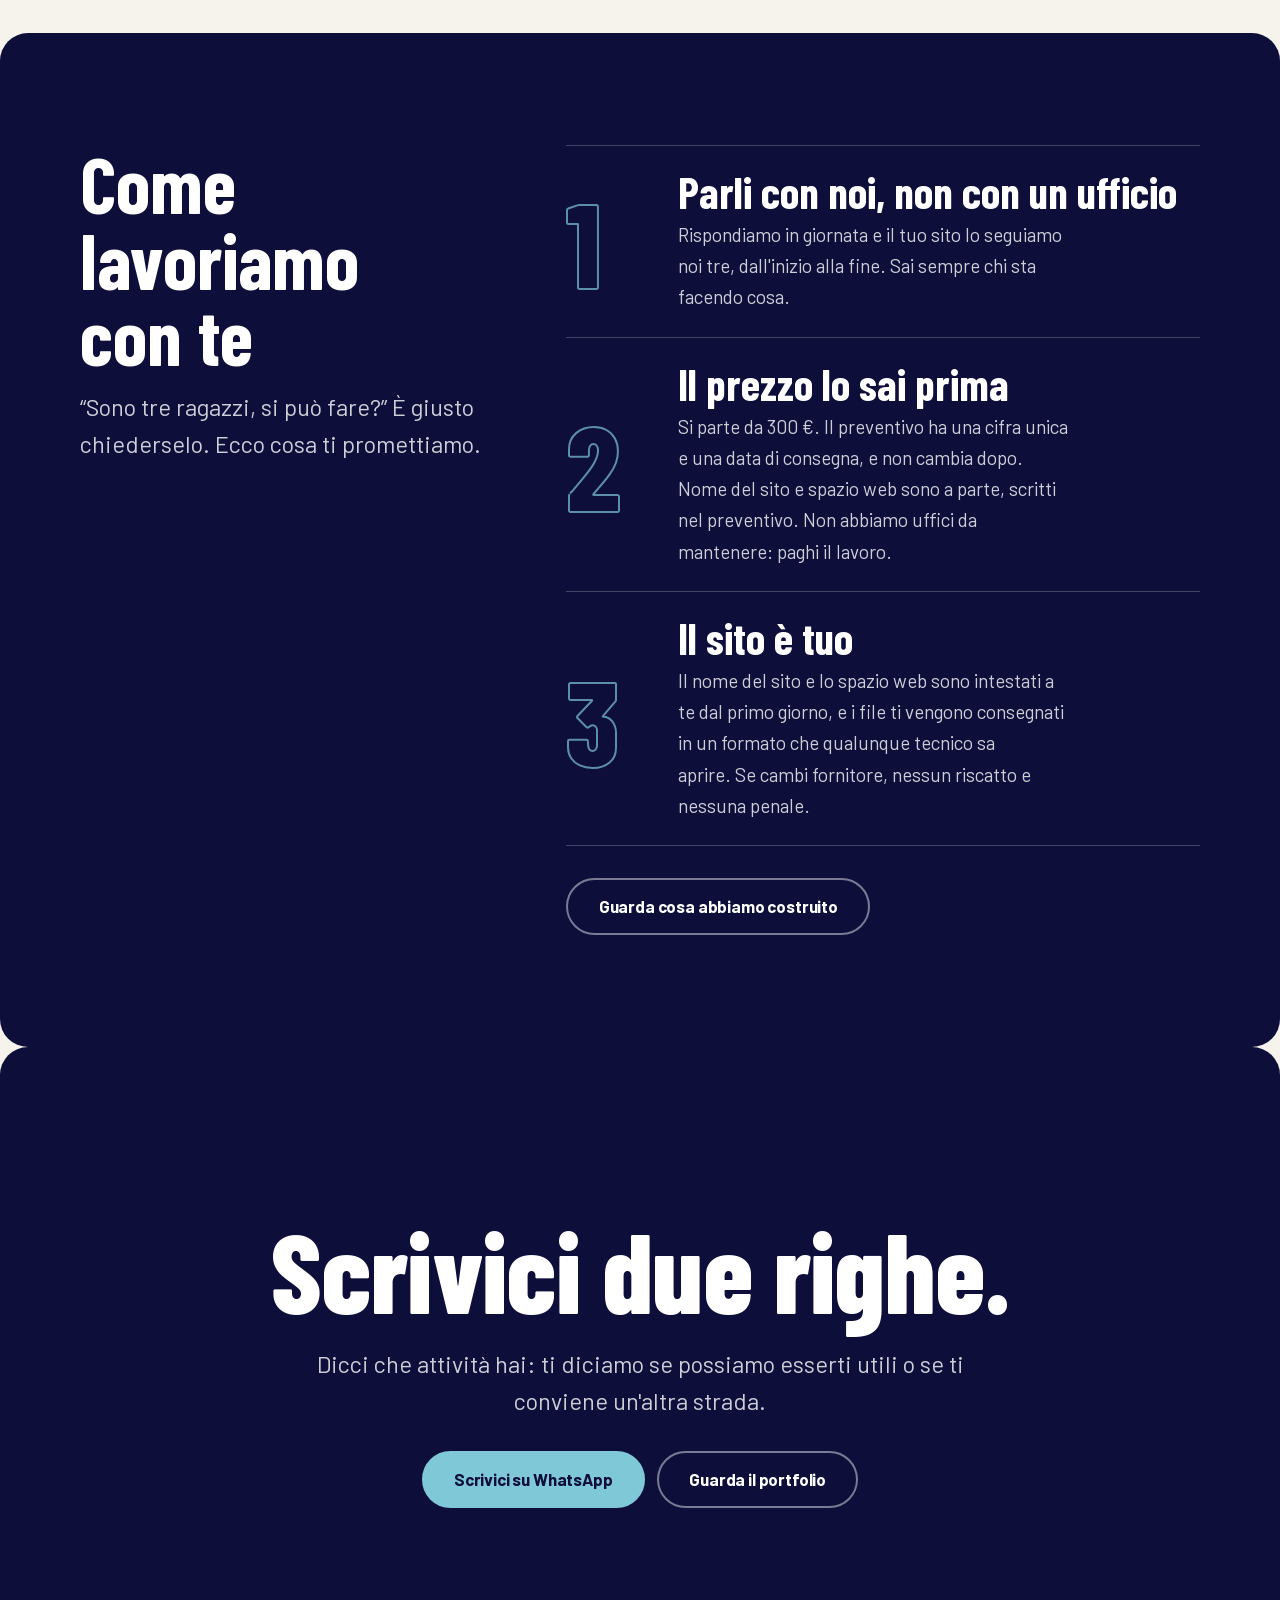
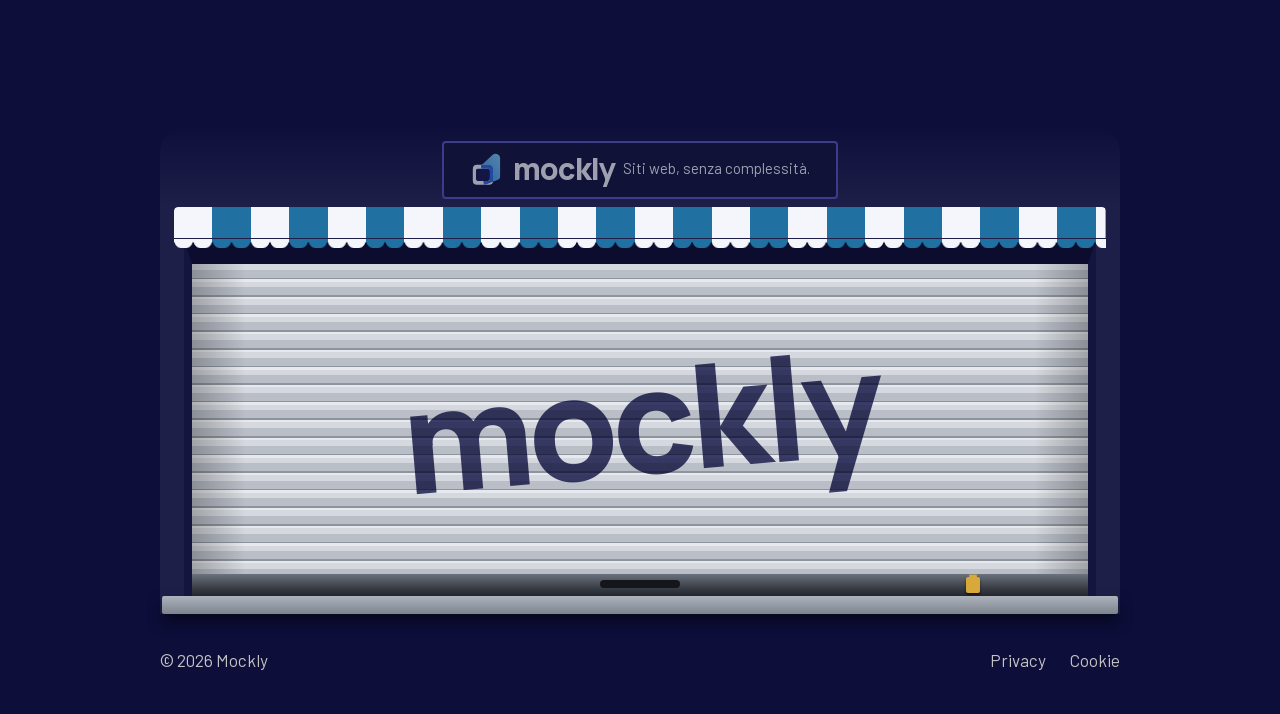
<file: chi-siamo.html>
<!DOCTYPE html>
<html lang="it">
<head>
  <meta charset="utf-8">
  <meta name="viewport" content="width=device-width, initial-scale=1">

  <title>Chi siamo: tre studenti sardi | Mockly</title>
  <meta name="description" content="Noah, Adriano e Simone: tre studenti sardi che costruiscono siti per piccole attività. Chi fa cosa e come lavoriamo con te.">
  <link rel="canonical" href="https://mockly.it/chi-siamo.html">
  <meta name="theme-color" content="#F6F3EC">

  <meta property="og:type" content="website">
  <meta property="og:locale" content="it_IT">
  <meta property="og:site_name" content="Mockly">
  <meta property="og:title" content="Chi siamo: tre studenti sardi che costruiscono siti">
  <meta property="og:description" content="Noah, Adriano e Simone: tre studenti sardi che costruiscono siti per piccole attività. Chi fa cosa e come lavoriamo con te.">
  <meta property="og:url" content="https://mockly.it/chi-siamo.html">
  <meta property="og:image" content="https://mockly.it/assets/img/og-cover.png">
  <meta property="og:image:width" content="1200">
  <meta property="og:image:height" content="630">
  <meta property="og:image:alt" content="Mockly: parti dal tuo lavoro, al sito pensiamo noi.">
  <meta name="twitter:card" content="summary_large_image">
  <meta name="twitter:title" content="Chi siamo: tre studenti sardi che costruiscono siti">
  <meta name="twitter:description" content="Noah, Adriano e Simone: tre studenti sardi che costruiscono siti per piccole attività. Chi fa cosa e come lavoriamo con te.">
  <meta name="twitter:image" content="https://mockly.it/assets/img/og-cover.png">
  <meta name="twitter:image:alt" content="Mockly: parti dal tuo lavoro, al sito pensiamo noi.">

  <link rel="stylesheet" href="assets/css/fonts.css?v=20261024a">

  <link rel="icon" href="favicon.ico" sizes="any">
  <link rel="icon" href="assets/img/logo-mockly-icon.svg" type="image/svg+xml">
  <link rel="icon" href="assets/img/favicon-32.png" sizes="32x32" type="image/png">
  <link rel="icon" href="assets/img/favicon-16.png" sizes="16x16" type="image/png">
  <link rel="icon" href="assets/img/favicon.png" type="image/png">
  <link rel="apple-touch-icon" href="assets/img/apple-touch-icon.png">
  <link rel="manifest" href="site.webmanifest">

  <link rel="stylesheet" href="assets/css/tokens.css?v=20261024a">
  <link rel="stylesheet" href="assets/css/base.css?v=20261024a">
  <link rel="stylesheet" href="assets/css/components.css?v=20261024a">
  <link rel="stylesheet" href="assets/css/pages.css?v=20261024a">

  <script type="application/ld+json">
  {
    "@context": "https://schema.org",
    "@type": "AboutPage",
    "url": "https://mockly.it/chi-siamo.html",
    "name": "Chi siamo - Mockly",
    "mainEntity": {
      "@type": "Organization",
      "name": "Mockly",
      "url": "https://mockly.it/",
      "email": "mockly.website@gmail.com",
      "telephone": "+39-351-757-8080",
      "address": {
        "@type": "PostalAddress",
        "addressLocality": "Oristano",
        "addressRegion": "Sardegna",
        "addressCountry": "IT"
      },
      "sameAs": [
        "https://www.instagram.com/mockly.site/"
      ],
      "member": [
        {
          "@type": "Person",
          "name": "Alessandro Noah Melis",
          "jobTitle": "Sviluppo, interfaccia e SEO",
          "sameAs": [
            "https://github.com/alessandronoahmelis-alt",
            "https://www.linkedin.com/in/alessandro-noah-melis-0bb159413/",
            "https://www.instagram.com/noah.meliss/"
          ]
        },
        {
          "@type": "Person",
          "name": "Adriano Mulas",
          "jobTitle": "Sviluppo, fotografia e controllo qualita",
          "sameAs": [
            "https://github.com/Adry21741",
            "https://www.instagram.com/adrianomulas/"
          ]
        },
        {
          "@type": "Person",
          "name": "Simone Nalli",
          "jobTitle": "Moduli, collegamenti e automazioni"
        }
      ]
    }
  }
  </script>
</head>

<body class="page-body night">
  <!-- Sfondo: blu notte fermo, con una sola luce dall'alto. -->
  <div class="scene-bg" aria-hidden="true"></div>

  <a class="skip-link" href="#contenuto">Salta al contenuto</a>

  <!-- Intestazione: uguale su tutte le pagine (logo, menu, tasto Chiama). -->
  <header class="site-header">
    <div class="container site-header__inner">
        <a class="site-header__logo" href="index.html">
        <img class="site-header__logo-icon" src="assets/img/logo-mockly-icon.svg" alt="" width="100" height="100">
        <span class="site-header__logo-text">mockly</span>
      </a>

      <!-- Menu orizzontale (visibile da 1280px in su, sotto resta solo l'hamburger) -->
      <nav class="site-header__navigation" aria-label="Menu principale">
        <ul class="site-header__navigation-list">
          <li><a class="site-header__navigation-link" href="index.html">Home</a></li>
          <li><a class="site-header__navigation-link" href="siti-web.html">Siti web</a></li>
          <li><a class="site-header__navigation-link" href="portfolio.html">Portfolio</a></li>
          <li><a class="site-header__navigation-link is-current" href="chi-siamo.html" aria-current="page">Chi siamo</a></li>
          <li><a class="site-header__navigation-link" href="contatti.html">Contatti</a></li>
        </ul>
      </nav>

      <!-- Hamburger: apre il pannello sotto i 1280px -->
      <button class="site-header__toggle" type="button" aria-label="Apri il menu" aria-expanded="false" aria-controls="menu-principale">
        <span class="site-header__toggle-bar" aria-hidden="true"></span>
        <span class="site-header__toggle-bar" aria-hidden="true"></span>
        <span class="site-header__toggle-bar" aria-hidden="true"></span>
      </button>
    </div>

    <!-- Velo scuro, chiude il menu se ci clicchi sopra -->
    <div class="site-header__overlay"></div>

    <!-- Pannello del menu (telefono/tablet) -->
    <div class="site-header__panel" id="menu-principale" role="dialog" aria-modal="true" aria-label="Menu">
      <div class="site-header__panel-head">
        <p class="site-header__panel-brand"><img class="site-header__logo-icon" src="assets/img/logo-mockly-icon.svg" alt="" width="100" height="100">
        <span class="site-header__logo-text">mockly</span></p>
        <button class="site-header__close" type="button" aria-label="Chiudi il menu" data-menu-close>
          <svg class="site-header__close-icon" viewBox="0 0 16 16" aria-hidden="true"><path d="M3 3l10 10M13 3L3 13" fill="none" stroke="currentColor" stroke-width="2" stroke-linecap="round"/></svg>
        </button>
      </div>
      <!-- Menu, versione telefono -->
      <nav aria-label="Menu principale su telefono">
        <p class="site-header__panel-label" aria-hidden="true">Menu</p>
        <ul class="site-header__panel-list">
          <li><a class="site-header__panel-link" href="index.html"><span class="site-header__panel-name">Home</span><span class="site-header__panel-hint">Da dove si parte</span></a></li>
          <li><a class="site-header__panel-link" href="siti-web.html"><span class="site-header__panel-name">Siti web</span><span class="site-header__panel-hint">Cosa facciamo e l'assistenza</span></a></li>
          <li><a class="site-header__panel-link" href="portfolio.html"><span class="site-header__panel-name">Portfolio</span><span class="site-header__panel-hint">Un lavoro vero e undici esempi</span></a></li>
          <li><a class="site-header__panel-link is-current" href="chi-siamo.html" aria-current="page"><span class="site-header__panel-name">Chi siamo</span><span class="site-header__panel-hint">Noah, Adriano e Simone</span></a></li>
          <li><a class="site-header__panel-link" href="contatti.html"><span class="site-header__panel-name">Contatti</span><span class="site-header__panel-hint">WhatsApp, telefono, modulo</span></a></li>
        </ul>
      </nav>
      <!-- In fondo al menu: i due modi più rapidi per sentirci -->
      <div class="site-header__panel-foot">
        <a class="button button--primary site-header__panel-contact" href="https://wa.me/393517578080" aria-label="Scrivici su WhatsApp al 351 757 8080">WhatsApp</a>
        <a class="button button--ghost site-header__panel-contact" href="tel:+393517578080" aria-label="Chiama il 351 757 8080">Chiama</a>
      </div>
    </div>
  </header>

    <main id="contenuto">


    <!-- ── Hero ─────────────────────────────────────────────────────── -->
    <section class="hero hero--page">
      <div class="container">
        <h1 class="hero__title-page">Tre studenti sardi che costruiscono siti per attività come la tua.</h1>
        <p class="hero__text">
          Siamo Noah, Adriano e Simone. Studiamo a Oristano e lavoriamo in tutta la Sardegna. Parli sempre con noi tre.
        </p>
      </div>
    </section>

    <!-- ── La squadra ───────────────────────────────────────────────── -->
    <section class="section section--tight" id="team">
      <div class="container">
        <div class="section__header">
          <h2 class="section__title section__title--wide">Chi lavora al tuo sito</h2>
        </div>

        <ul class="card-grid card-grid--3 card-grid--team">
          <li class="person-card">
            <p class="person-card__avatar" aria-hidden="true"><img src="assets/img/team/noah.webp" alt="" width="480" height="480" loading="lazy"></p>
            <h3 class="person-card__name">Alessandro Noah Melis</h3>
            <p class="person-card__role">Sviluppo e visibilit&agrave; su Google</p>
            <p class="person-card__text">
              Disegna il sito pensando al telefono e lo prepara per farsi trovare su Google. Ha seguito anche il sito della Tonnara di Flumentorgiu.
            </p>
            <p class="person-card__link-list">
              <a href="https://github.com/alessandronoahmelis-alt" target="_blank" rel="noopener"
                 aria-label="Profilo GitHub di Alessandro Noah Melis, si apre in una nuova scheda">GitHub</a>
              <a href="https://www.linkedin.com/in/alessandro-noah-melis-0bb159413/" target="_blank" rel="noopener"
                 aria-label="Profilo LinkedIn di Alessandro Noah Melis, si apre in una nuova scheda">LinkedIn</a>
              <a href="https://www.instagram.com/noah.meliss/" target="_blank" rel="noopener"
                 aria-label="Profilo Instagram di Alessandro Noah Melis, si apre in una nuova scheda">Instagram</a>
            </p>
          </li>

          <li class="person-card">
            <p class="person-card__avatar" aria-hidden="true"><img src="assets/img/team/adriano.webp" alt="" width="480" height="480" loading="lazy"></p>
            <h3 class="person-card__name">Adriano Mulas</h3>
            <p class="person-card__role">Sviluppo, foto e controlli</p>
            <p class="person-card__text">
              Sistema le foto della tua attività e prova il sito su telefoni diversi prima della consegna, per trovare i difetti prima dei tuoi clienti. Conosce bene anche WordPress.
            </p>
            <p class="person-card__link-list">
              <a href="https://github.com/Adry21741" target="_blank" rel="noopener"
                 aria-label="Profilo GitHub di Adriano Mulas, si apre in una nuova scheda">GitHub</a>
              <a href="https://www.instagram.com/adrianomulas/" target="_blank" rel="noopener"
                 aria-label="Profilo Instagram di Adriano Mulas, si apre in una nuova scheda">Instagram</a>
            </p>
            <!-- TODO: LinkedIn di Adriano, se esiste. Nel vecchio sito non c era e non mettiamo link morti. -->
          </li>

          <li class="person-card">
            <p class="person-card__avatar" aria-hidden="true"><img src="assets/img/team/simone.webp" alt="" width="480" height="480" loading="lazy"></p>
            <h3 class="person-card__name">Simone Nalli</h3>
            <p class="person-card__role">Moduli, collegamenti e automazioni</p>
            <p class="person-card__text">
              Fa arrivare a te quello che il sito raccoglie: il modulo sulla tua email, il pulsante
              WhatsApp con il messaggio gi&agrave; scritto, il collegamento con i servizi di prenotazione che usi gi&agrave;,
              come TheFork. Scrive e ordina il codice, così il sito resta pulito e facile da modificare.
            </p>
            <p class="person-card__link-list">
              <a href="https://github.com/ssimo-gg" target="_blank" rel="noopener"
                 aria-label="Profilo GitHub di Simone Nalli, si apre in una nuova scheda">GitHub</a>
              <a href="https://www.instagram.com/simone.nallii" target="_blank" rel="noopener"
                 aria-label="Profilo Instagram di Simone Nalli, si apre in una nuova scheda">Instagram</a>
            </p>
          </li>
        </ul>
      </div>
    </section>

    <!-- ── Come lavoriamo con te ────────────────────────────────────── -->
    <section class="section sheet" id="come-lavoriamo">
      <div class="container">
        <div class="section__header">
          <h2 class="section__title section__title--wide">Come lavoriamo con te</h2>
          <p class="section__intro">&ldquo;Sono tre ragazzi, si pu&ograve; fare?&rdquo; &Egrave; giusto chiederselo. Ecco cosa ti promettiamo.</p>
        </div>

        <ol class="step-list">
          <li class="step-list__item">
            <div>
              <h3 class="step-list__title">Parli con noi, non con un ufficio</h3>
              <p class="step-list__text">
                Rispondiamo in giornata e il tuo sito lo seguiamo noi tre, dall'inizio alla fine. Sai sempre chi
                sta facendo cosa.
              </p>
            </div>
          </li>
          <li class="step-list__item">
            <div>
              <h3 class="step-list__title">Il prezzo lo sai prima</h3>
              <p class="step-list__text">
                Si parte da 300&nbsp;&euro;. Il preventivo ha una cifra unica e una data di consegna, e non cambia dopo.
                Nome del sito e spazio web sono a parte, scritti nel preventivo. Non abbiamo uffici da mantenere:
                paghi il lavoro.
              </p>
            </div>
          </li>
          <li class="step-list__item">
            <div>
              <h3 class="step-list__title">Il sito &egrave; tuo</h3>
              <p class="step-list__text">
                Il nome del sito e lo spazio web sono intestati a te dal primo giorno, e i file ti vengono consegnati
                in un formato che qualunque tecnico sa aprire. Se cambi fornitore, nessun riscatto e nessuna penale.
              </p>
            </div>
          </li>
        </ol>

        <p class="push-large">
          <a class="button button--secondary" href="portfolio.html">Guarda cosa abbiamo costruito</a>
        </p>
      </div>
    </section>

    <!-- ── Chiusura ─────────────────────────────────────────────────── -->
    <section class="call-to-action is-highlighted sheet">
      <div class="container">
        <div class="call-to-action__inner">
          <div>
            <h2 class="call-to-action__title">Scrivici due righe.</h2>
            <p class="call-to-action__text">
              Dicci che attivit&agrave; hai: ti diciamo se possiamo esserti utili o se ti conviene un'altra strada.
            </p>
          </div>
          <div>
            <div class="call-to-action__actions button-group button-group--stacked">
              <a class="button button--primary" href="https://wa.me/393517578080?text=Ciao%2C%20ho%20letto%20la%20pagina%20Chi%20siamo%20e%20vorrei%20parlare%20del%20sito%20della%20mia%20attivit%C3%A0."
                 aria-label="Scrivici su WhatsApp al 351 757 8080">Scrivici su WhatsApp</a>
              <a class="button button--ghost" href="portfolio.html">Guarda il portfolio</a>
            </div>
          </div>
        </div>
      </div>
    </section>

  </main>

  

  <!-- Piè di pagina: uguale su tutte le pagine. -->
  <footer class="site-footer">
    <div class="container">

      <!-- La facciata di un negozio: la serranda si alza mentre arrivi in fondo. -->
      <div class="shopfront" data-shopfront>
        <p class="shopfront__sign"><img class="shopfront__logo" src="assets/img/logo-mockly-icon-light.svg" alt="" width="100" height="100"><span class="shopfront__name">mockly</span><span class="shopfront__motto">Siti web, senza complessità.</span></p>
        <div class="shopfront__awning" aria-hidden="true"></div>

        <div class="shopfront__bay" data-shopfront-bay>
          <div class="shopfront__shop">
            <div class="shopfront__glass">
              <ul class="shopfront__contacts">
                <li><a class="shopfront__contact" href="https://wa.me/393517578080" aria-label="Scrivici su WhatsApp al 351 757 8080"><svg class="shopfront__icon" viewBox="0 0 20 20" aria-hidden="true"><path d="M4 15.5 5 12a6 6 0 1 1 2.4 2.1L4 15.5Z"/></svg><span class="shopfront__contact-text"><small>WhatsApp</small>351 757 8080</span></a></li>
                <li><a class="shopfront__contact" href="tel:+393517578080" aria-label="Chiama il 351 757 8080"><svg class="shopfront__icon" viewBox="0 0 20 20" aria-hidden="true"><path d="M6.6 2.5 4.3 3.2C3.5 3.5 3 4.3 3.1 5.1c.7 6 5.8 11.1 11.8 11.8.8.1 1.6-.4 1.9-1.2l.7-2.3a1 1 0 0 0-.6-1.2l-3.2-1.2a1 1 0 0 0-1.1.3l-1 1.2a9.6 9.6 0 0 1-4.6-4.6l1.2-1a1 1 0 0 0 .3-1.1L7.8 3.1a1 1 0 0 0-1.2-.6Z"/></svg><span class="shopfront__contact-text"><small>Telefono</small>351 757 8080</span></a></li>
                <li><a class="shopfront__contact" href="mailto:mockly.website@gmail.com" aria-label="Scrivi a mockly.website@gmail.com"><svg class="shopfront__icon" viewBox="0 0 20 20" aria-hidden="true"><rect x="2.5" y="4.5" width="15" height="11" rx="2"/><path d="m3 6 7 5 7-5"/></svg><span class="shopfront__contact-text"><small>Email</small>mockly.website@gmail.com</span></a></li>
                <li><a class="shopfront__contact" href="https://www.instagram.com/mockly.site/" target="_blank" rel="noopener"><svg class="shopfront__icon" viewBox="0 0 20 20" aria-hidden="true"><rect x="3" y="3" width="14" height="14" rx="4"/><circle cx="10" cy="10" r="3.2"/><circle cx="14.2" cy="5.8" r="0.6"/></svg><span class="shopfront__contact-text"><small>Instagram</small>@mockly.site</span></a></li>
              </ul>
            </div>

            <nav class="shopfront__door" aria-label="Collegamenti del footer">
              <ul class="shopfront__pages">
                <li><a class="shopfront__page" href="index.html">Home</a></li>
                <li><a class="shopfront__page" href="siti-web.html">Siti web</a></li>
                <li><a class="shopfront__page" href="portfolio.html">Portfolio</a></li>
                <li><a class="shopfront__page" href="chi-siamo.html">Chi siamo</a></li>
                <li><a class="shopfront__page" href="contatti.html">Contatti</a></li>
              </ul>
            </nav>
          </div>

          <div class="shopfront__roll" aria-hidden="true">
            <span class="shopfront__paint">mockly</span>
            <span class="shopfront__rail"></span>
          </div>
        </div>

        <div class="shopfront__step" aria-hidden="true"></div>
      </div>

      <div class="site-footer__legal">
        <span>© 2026 Mockly</span>
        <a class="site-footer__link" href="privacy.html">Privacy</a>
        <a class="site-footer__link" href="cookie.html">Cookie</a>
      </div>
    </div>
  </footer>

  <div class="whatsapp-bar">
    <a class="button button--primary whatsapp-bar__button" href="https://wa.me/393517578080?text=Ciao%20Mockly%2C%20ho%20visto%20il%20vostro%20sito%20e%20vorrei%20parlare%20del%20sito%20della%20mia%20attivit%C3%A0." aria-label="Scrivici su WhatsApp al 351 757 8080">
      <svg class="whatsapp-bar__icon" viewBox="0 0 20 20" aria-hidden="true"><path d="M4 15.5 5 12a6 6 0 1 1 2.4 2.1L4 15.5Z" fill="none" stroke="currentColor" stroke-width="1.7" stroke-linecap="round" stroke-linejoin="round"/></svg>
    </a>
  </div>

  <button class="back-to-top" type="button" aria-label="Torna in cima alla pagina">
    <svg class="back-to-top__icon" viewBox="0 0 20 20" aria-hidden="true"><path d="M10 16V4m0 0 6 6m-6-6L4 10" fill="none" stroke="currentColor" stroke-width="2" stroke-linecap="round" stroke-linejoin="round"/></svg>
  </button>

  <script src="assets/js/main.js?v=20261024a"></script>

</body>
</html>
</file>
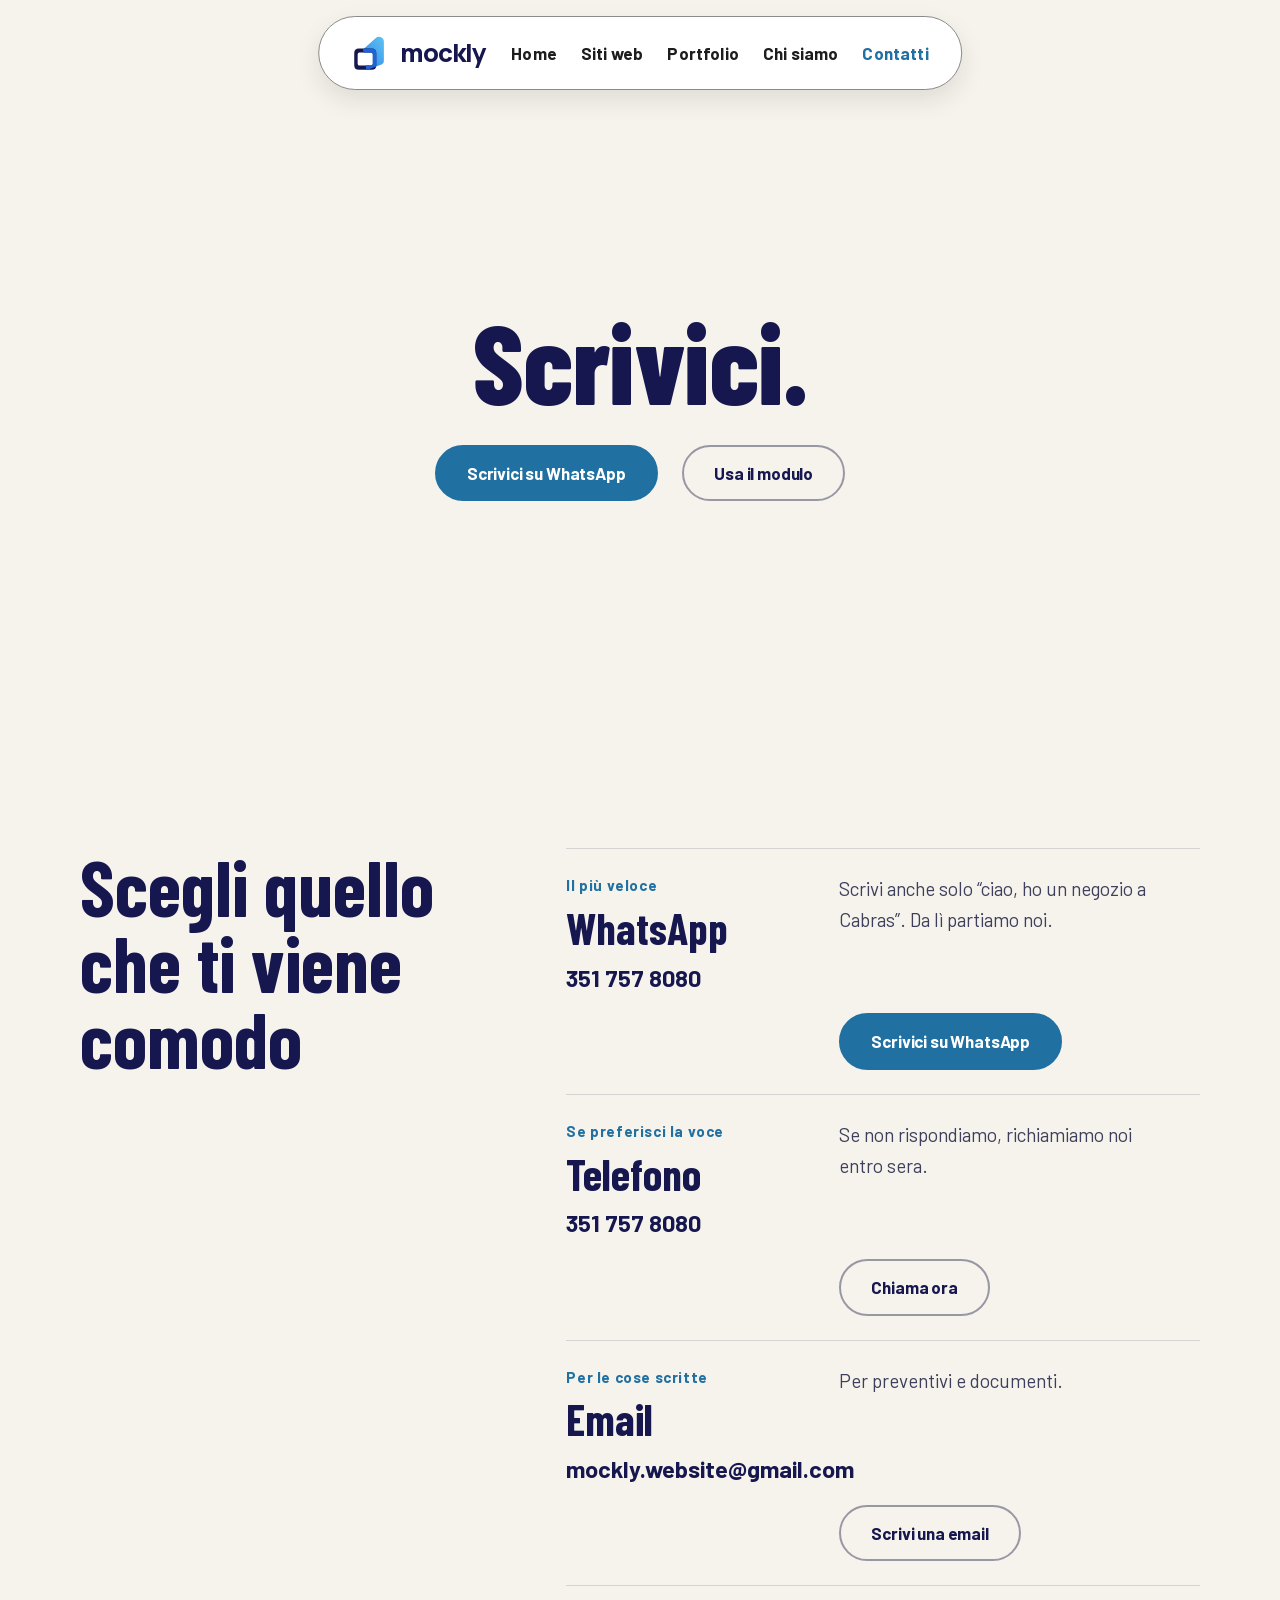
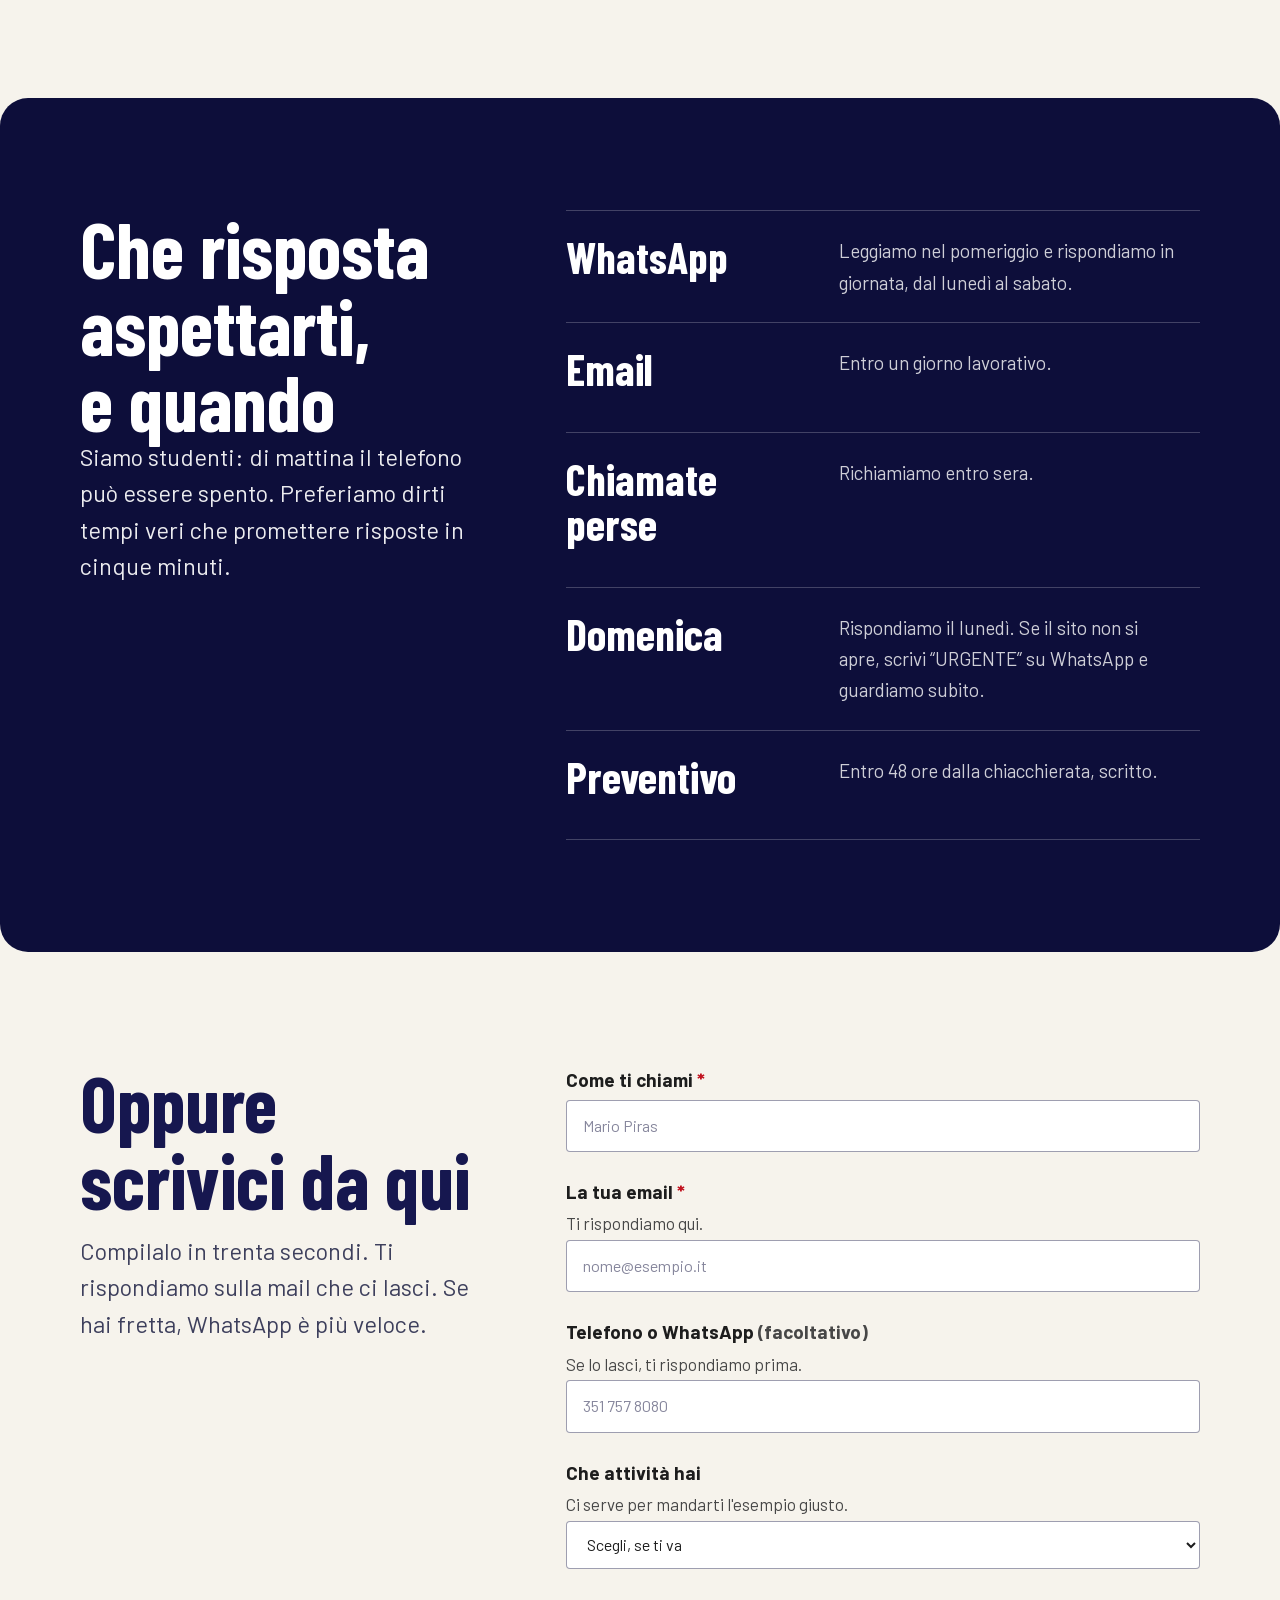
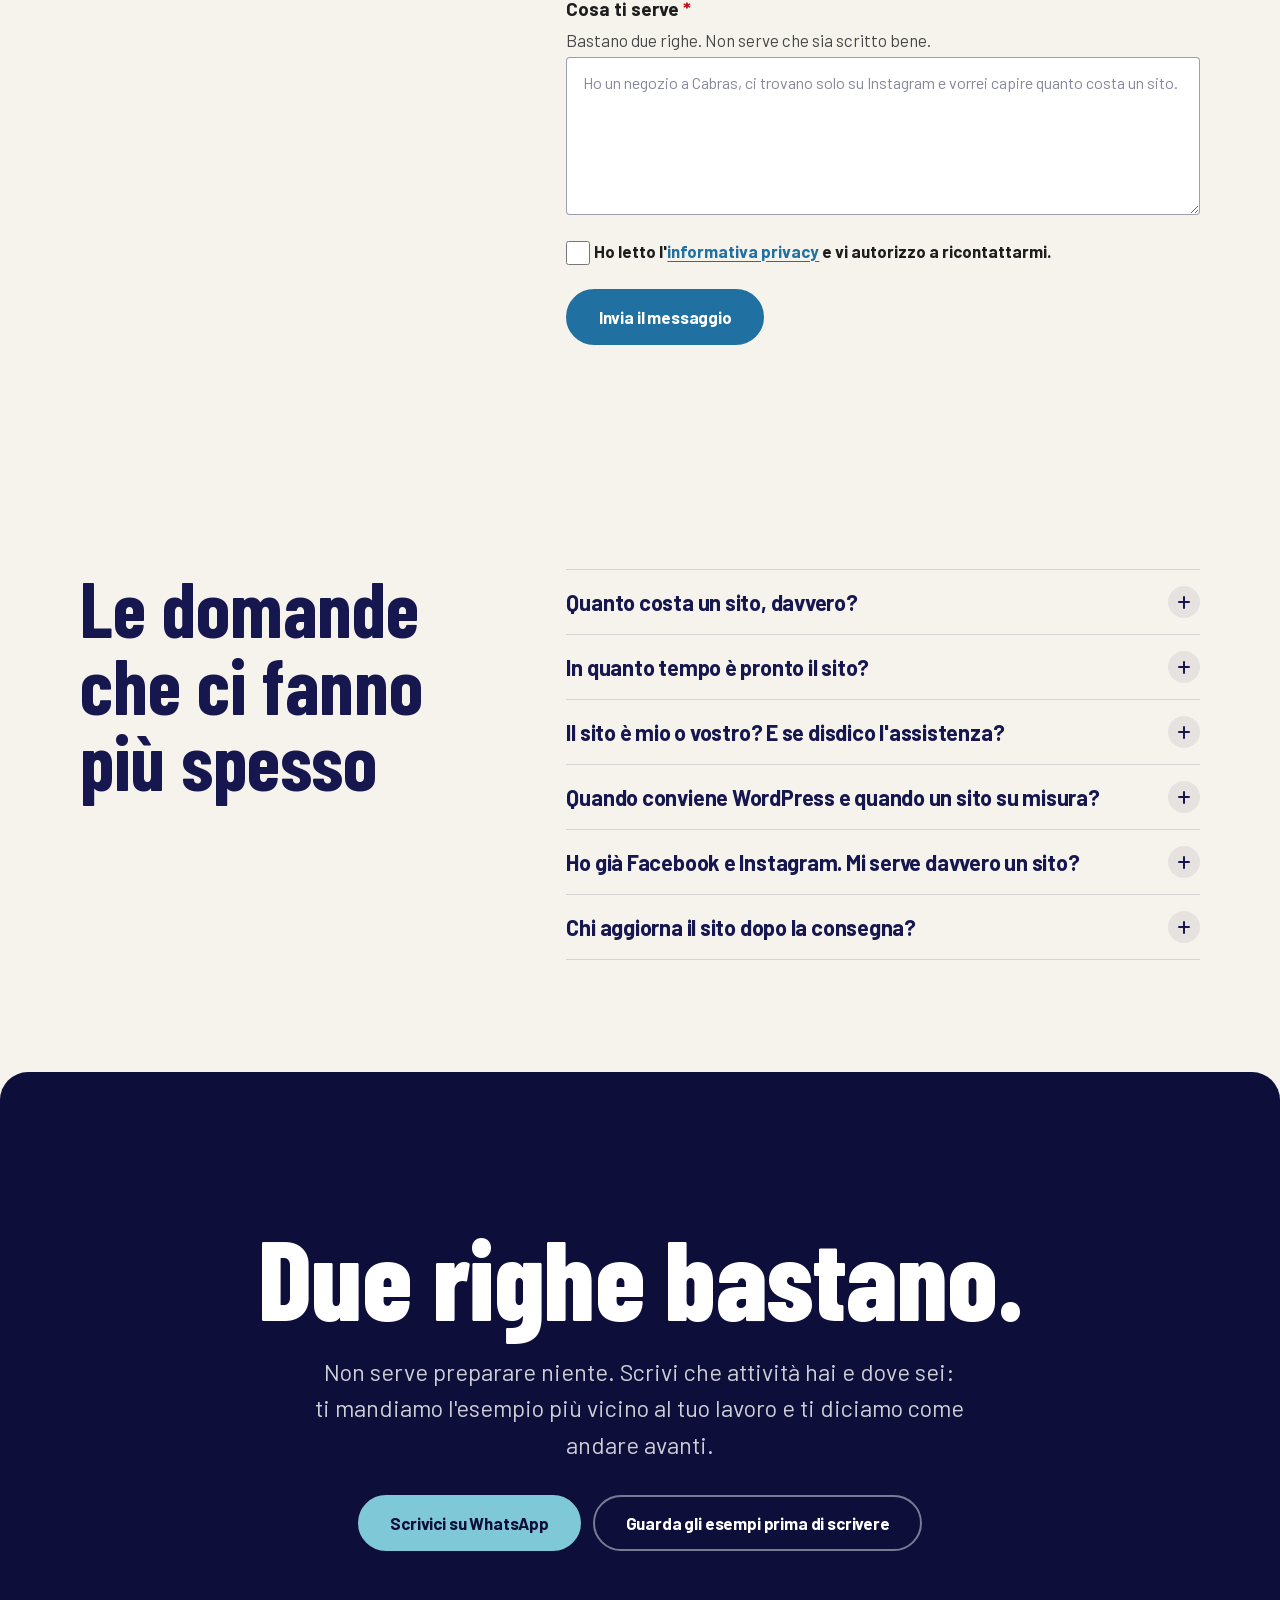
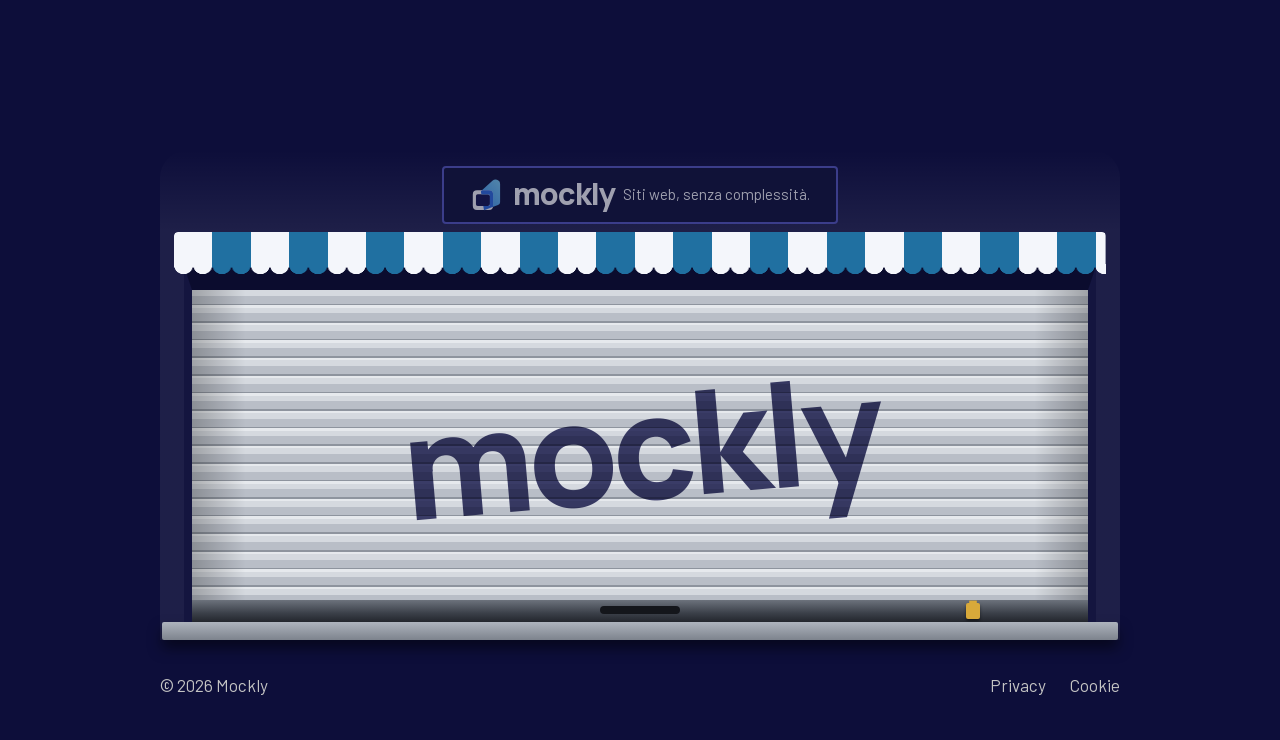
<file: contatti.html>
<!DOCTYPE html>
<html lang="it">
<head>
  <meta charset="utf-8">
  <meta name="viewport" content="width=device-width, initial-scale=1">

  <title>Contatti: WhatsApp, email, telefono | Mockly</title>
  <meta name="description" content="Scrivici su WhatsApp al 351 757 8080: rispondiamo in giornata. Preventivo scritto in 48 ore.">
  <link rel="canonical" href="https://mockly.it/contatti.html">
  <meta name="theme-color" content="#F6F3EC">

  <meta property="og:type" content="website">
  <meta property="og:locale" content="it_IT">
  <meta property="og:site_name" content="Mockly">
  <meta property="og:title" content="Contatti: scrivici su WhatsApp, rispondiamo nel pomeriggio">
  <meta property="og:description" content="Scrivici su WhatsApp al 351 757 8080: rispondiamo in giornata. Preventivo scritto in 48 ore.">
  <meta property="og:url" content="https://mockly.it/contatti.html">
  <meta property="og:image" content="https://mockly.it/assets/img/og-cover.png">
  <meta property="og:image:width" content="1200">
  <meta property="og:image:height" content="630">
  <meta property="og:image:alt" content="Mockly: parti dal tuo lavoro, al sito pensiamo noi.">
  <meta name="twitter:card" content="summary_large_image">
  <meta name="twitter:title" content="Contatti: scrivici su WhatsApp, rispondiamo nel pomeriggio">
  <meta name="twitter:description" content="Scrivici su WhatsApp al 351 757 8080: rispondiamo in giornata. Preventivo scritto in 48 ore.">
  <meta name="twitter:image" content="https://mockly.it/assets/img/og-cover.png">
  <meta name="twitter:image:alt" content="Mockly: parti dal tuo lavoro, al sito pensiamo noi.">

  <link rel="stylesheet" href="assets/css/fonts.css?v=20261024a">

  <link rel="icon" href="favicon.ico" sizes="any">
  <link rel="icon" href="assets/img/logo-mockly-icon.svg" type="image/svg+xml">
  <link rel="icon" href="assets/img/favicon-32.png" sizes="32x32" type="image/png">
  <link rel="icon" href="assets/img/favicon-16.png" sizes="16x16" type="image/png">
  <link rel="icon" href="assets/img/favicon.png" type="image/png">
  <link rel="apple-touch-icon" href="assets/img/apple-touch-icon.png">
  <link rel="manifest" href="site.webmanifest">

  <link rel="stylesheet" href="assets/css/tokens.css?v=20261024a">
  <link rel="stylesheet" href="assets/css/base.css?v=20261024a">
  <link rel="stylesheet" href="assets/css/components.css?v=20261024a">
  <link rel="stylesheet" href="assets/css/pages.css?v=20261024a">

  <script type="application/ld+json">
  {
    "@context": "https://schema.org",
    "@type": "ContactPage",
    "url": "https://mockly.it/contatti.html",
    "name": "Contatti - Mockly",
    "mainEntity": {
      "@type": "Organization",
      "name": "Mockly",
      "url": "https://mockly.it/",
      "email": "mockly.website@gmail.com",
      "telephone": "+39-351-757-8080",
      "address": {
        "@type": "PostalAddress",
        "addressLocality": "Oristano",
        "addressRegion": "Sardegna",
        "addressCountry": "IT"
      },
      "contactPoint": {
        "@type": "ContactPoint",
        "contactType": "informazioni commerciali",
        "telephone": "+39-351-757-8080",
        "email": "mockly.website@gmail.com",
        "availableLanguage": "Italian",
        "areaServed": "IT"
      }
    }
  }
  </script>

  <script type="application/ld+json">
  {
    "@context": "https://schema.org",
    "@type": "FAQPage",
    "mainEntity": [
      {
        "@type": "Question",
        "name": "Quanto costa un sito, davvero?",
        "acceptedAnswer": {
          "@type": "Answer",
          "text": "Si parte da 300 €. Il resto dipende da cosa deve fare: non abbiamo pacchetti. Ci racconti il tuo lavoro ed entro 48 ore ricevi un preventivo scritto con prezzo unico e data. L'assistenza mensile è a parte: da 15 € al mese. Tutto quello che è incluso è scritto nel preventivo; quello che chiedi in più ha un preventivo a parte. Il nome del sito e lo spazio web sono a parte, scritti nel preventivo fra i costi di attivazione."
        }
      },
      {
        "@type": "Question",
        "name": "In quanto tempo è pronto il sito?",
        "acceptedAnswer": {
          "@type": "Answer",
          "text": "Preventivo entro 48 ore. Il sito è pronto in circa 2 settimane da quando approvi il preventivo. Può volerci di più: dipende da quanto ci mettiamo a confrontarci sulle revisioni e dai tempi di Google."
        }
      },
      {
        "@type": "Question",
        "name": "Il sito è mio o vostro? E se disdico l'assistenza?",
        "acceptedAnswer": {
          "@type": "Answer",
          "text": "È tuo, sempre. Il nome del sito (tipo tuolocale.it) è registrato a tuo nome dal primo giorno e i file ti vengono consegnati a fine lavoro. Il nome del sito e lo spazio web sono intestati a te, quindi se disdici l'assistenza il sito resta dov'è: basta un messaggio con 30 giorni di preavviso. Zero penali."
        }
      },
      {
        "@type": "Question",
        "name": "Quando conviene WordPress e quando un sito su misura?",
        "acceptedAnswer": {
          "@type": "Answer",
          "text": "WordPress conviene se vuoi pubblicare da solo ogni settimana: lì serve un pannello, e possiamo configurarlo noi. Il sito su misura conviene se vuoi qualcosa di veloce e leggero, che non si rompe da solo: niente aggiornamenti da fare, e si apre in fretta anche con poca rete."
        }
      },
      {
        "@type": "Question",
        "name": "Ho già Facebook e Instagram. Mi serve davvero un sito?",
        "acceptedAnswer": {
          "@type": "Answer",
          "text": "Sui social ti trova chi ti segue già. Chi è appena arrivato in zona cerca su Google “parrucchiere vicino a me” e legge le prime schede. Il sito serve a farti trovare da loro."
        }
      },
      {
        "@type": "Question",
        "name": "Chi aggiorna il sito dopo la consegna?",
        "acceptedAnswer": {
          "@type": "Answer",
          "text": "Noi, con l'assistenza mensile: tu fotografi il listino o il menu nuovo, anche scritto a penna, lo mandi su WhatsApp, e lo pubblichiamo noi, con qualunque piano. Senza assistenza è un lavoro a parte, con il suo preventivo."
        }
      }
    ]
  }
  </script>
</head>

<body class="page-body night">
  <!-- Sfondo: blu notte fermo, con una sola luce dall'alto. -->
  <div class="scene-bg" aria-hidden="true"></div>

  <a class="skip-link" href="#contenuto">Salta al contenuto</a>

  <!-- Intestazione: uguale su tutte le pagine (logo, menu, tasto Chiama). -->
  <header class="site-header">
    <div class="container site-header__inner">
        <a class="site-header__logo" href="index.html">
        <img class="site-header__logo-icon" src="assets/img/logo-mockly-icon.svg" alt="" width="100" height="100">
        <span class="site-header__logo-text">mockly</span>
      </a>

      <!-- Menu orizzontale (visibile da 1280px in su, sotto resta solo l'hamburger) -->
      <nav class="site-header__navigation" aria-label="Menu principale">
        <ul class="site-header__navigation-list">
          <li><a class="site-header__navigation-link" href="index.html">Home</a></li>
          <li><a class="site-header__navigation-link" href="siti-web.html">Siti web</a></li>
          <li><a class="site-header__navigation-link" href="portfolio.html">Portfolio</a></li>
          <li><a class="site-header__navigation-link" href="chi-siamo.html">Chi siamo</a></li>
          <li><a class="site-header__navigation-link is-current" href="contatti.html" aria-current="page">Contatti</a></li>
        </ul>
      </nav>

      <!-- Hamburger: apre il pannello sotto i 1280px -->
      <button class="site-header__toggle" type="button" aria-label="Apri il menu" aria-expanded="false" aria-controls="menu-principale">
        <span class="site-header__toggle-bar" aria-hidden="true"></span>
        <span class="site-header__toggle-bar" aria-hidden="true"></span>
        <span class="site-header__toggle-bar" aria-hidden="true"></span>
      </button>
    </div>

    <!-- Velo scuro, chiude il menu se ci clicchi sopra -->
    <div class="site-header__overlay"></div>

    <!-- Pannello del menu (telefono/tablet) -->
    <div class="site-header__panel" id="menu-principale" role="dialog" aria-modal="true" aria-label="Menu">
      <div class="site-header__panel-head">
        <p class="site-header__panel-brand"><img class="site-header__logo-icon" src="assets/img/logo-mockly-icon.svg" alt="" width="100" height="100">
        <span class="site-header__logo-text">mockly</span></p>
        <button class="site-header__close" type="button" aria-label="Chiudi il menu" data-menu-close>
          <svg class="site-header__close-icon" viewBox="0 0 16 16" aria-hidden="true"><path d="M3 3l10 10M13 3L3 13" fill="none" stroke="currentColor" stroke-width="2" stroke-linecap="round"/></svg>
        </button>
      </div>
      <!-- Menu, versione telefono -->
      <nav aria-label="Menu principale su telefono">
        <p class="site-header__panel-label" aria-hidden="true">Menu</p>
        <ul class="site-header__panel-list">
          <li><a class="site-header__panel-link" href="index.html"><span class="site-header__panel-name">Home</span><span class="site-header__panel-hint">Da dove si parte</span></a></li>
          <li><a class="site-header__panel-link" href="siti-web.html"><span class="site-header__panel-name">Siti web</span><span class="site-header__panel-hint">Cosa facciamo e l'assistenza</span></a></li>
          <li><a class="site-header__panel-link" href="portfolio.html"><span class="site-header__panel-name">Portfolio</span><span class="site-header__panel-hint">Un lavoro vero e undici esempi</span></a></li>
          <li><a class="site-header__panel-link" href="chi-siamo.html"><span class="site-header__panel-name">Chi siamo</span><span class="site-header__panel-hint">Noah, Adriano e Simone</span></a></li>
          <li><a class="site-header__panel-link is-current" href="contatti.html" aria-current="page"><span class="site-header__panel-name">Contatti</span><span class="site-header__panel-hint">WhatsApp, telefono, modulo</span></a></li>
        </ul>
      </nav>
      <!-- In fondo al menu: i due modi più rapidi per sentirci -->
      <div class="site-header__panel-foot">
        <a class="button button--primary site-header__panel-contact" href="https://wa.me/393517578080" aria-label="Scrivici su WhatsApp al 351 757 8080">WhatsApp</a>
        <a class="button button--ghost site-header__panel-contact" href="tel:+393517578080" aria-label="Chiama il 351 757 8080">Chiama</a>
      </div>
    </div>
  </header>

    <main id="contenuto">


    <!-- ── Hero ─────────────────────────────────────────────────────── -->
    <section class="hero hero--page">
      <div class="container">
        <h1 class="hero__title-page">Scrivici.</h1>
        <div class="hero__actions button-group button-group--stacked">
          <a class="button button--primary" href="https://wa.me/393517578080?text=Ciao%20Mockly%2C%20vi%20scrivo%20dal%20sito."
             aria-label="Scrivici su WhatsApp al 351 757 8080">Scrivici su WhatsApp</a>
          <a class="button button--ghost" href="#modulo">Usa il modulo</a>
        </div>
      </div>
    </section>

    <!-- ── Come scriverci ───────────────────────────────────────────── -->
    <section class="section section--tight">
      <div class="container">
        <div class="section__header">
          <h2 class="section__title section__title--wide">Scegli quello che ti viene comodo</h2>
        </div>

        <ul class="card-grid card-grid--3">
          <li class="product-card">
            <p class="product-card__label">Il pi&ugrave; veloce</p>
            <h3 class="product-card__title">WhatsApp</h3>
            <p class="product-card__price">351 757 8080</p>
            <p class="product-card__description">
              Scrivi anche solo &ldquo;ciao, ho un negozio a Cabras&rdquo;. Da l&igrave; partiamo noi.
            </p>
            <p class="product-card__action">
              <a class="button button--primary button--full-width" href="https://wa.me/393517578080?text=Ciao%20Mockly%2C%20vi%20scrivo%20dal%20sito."
                 aria-label="Scrivici su WhatsApp al 351 757 8080">Scrivici su WhatsApp</a>
            </p>
          </li>

          <li class="product-card">
            <p class="product-card__label">Se preferisci la voce</p>
            <h3 class="product-card__title">Telefono</h3>
            <p class="product-card__price">351 757 8080</p>
            <p class="product-card__description">
              Se non rispondiamo, richiamiamo noi entro sera.
            </p>
            <p class="product-card__action">
              <a class="button button--secondary button--full-width" href="tel:+393517578080"
                 aria-label="Chiama il 351 757 8080">Chiama ora</a>
            </p>
          </li>

          <li class="product-card">
            <p class="product-card__label">Per le cose scritte</p>
            <h3 class="product-card__title">Email</h3>
            <p class="product-card__price">mockly.website@gmail.com</p>
            <p class="product-card__description">Per preventivi e documenti.</p>
            <p class="product-card__action">
              <a class="button button--secondary button--full-width" href="mailto:mockly.website@gmail.com"
                 aria-label="Scrivi a mockly.website@gmail.com">Scrivi una email</a>
            </p>
          </li>
        </ul>
      </div>
    </section>

    <!-- ── Quando rispondiamo ───────────────────────────────────────── -->
    <section class="section sheet" id="tempi">
      <div class="container">
        <div class="section__header">
          <h2 class="section__title section__title--wide">Che risposta aspettarti, e quando</h2>
          <p class="text-lead">
            Siamo studenti: di mattina il telefono può essere spento. Preferiamo dirti tempi veri che promettere risposte in cinque minuti.
          </p>
        </div>

        <ul class="promise-list push-large">
          <li class="promise-list__item">
            <h3 class="promise-list__title">WhatsApp</h3>
            <p class="promise-list__text">Leggiamo nel pomeriggio e rispondiamo in giornata, dal luned&igrave; al sabato.</p>
          </li>
          <li class="promise-list__item">
            <h3 class="promise-list__title">Email</h3>
            <p class="promise-list__text">Entro un giorno lavorativo.</p>
          </li>
          <li class="promise-list__item">
            <h3 class="promise-list__title">Chiamate perse</h3>
            <p class="promise-list__text">Richiamiamo entro sera.</p>
          </li>
          <li class="promise-list__item">
            <h3 class="promise-list__title">Domenica</h3>
            <p class="promise-list__text">
              Rispondiamo il lunedì. Se il sito non si apre, scrivi “URGENTE” su WhatsApp e guardiamo subito.
            </p>
          </li>
          <li class="promise-list__item">
            <h3 class="promise-list__title">Preventivo</h3>
            <p class="promise-list__text">Entro 48 ore dalla chiacchierata, scritto.</p>
          </li>
        </ul>

        <!-- TODO: confermare giorni e fasce orarie di reperibilita dei tre. Qui e scritta la versione
             prudente: se vale qualcosa di diverso, va corretta in un punto solo. -->
      </div>
    </section>

    <!-- ── Modulo di contatto ───────────────────────────────────────── -->
    <section class="section" id="modulo">
      <div class="container container--narrow">
        <div class="section__header">
          <h2 class="section__title section__title--wide">Oppure scrivici da qui</h2>
          <p class="section__intro">
            Compilalo in trenta secondi. Ti rispondiamo sulla mail che ci lasci. Se hai fretta, WhatsApp &egrave;
            pi&ugrave; veloce.
          </p>
        </div>

        <!-- Il modulo arriva a Formspree, che lo inoltra per email. Se l'invio fallisce,
             main.js mostra un messaggio con il collegamento a WhatsApp. -->
        <form class="form" data-contact-form action="https://formspree.io/f/xojyzejl" method="post" aria-label="Modulo per richiedere informazioni" novalidate>
          <div class="form__status" role="status" aria-live="polite"></div>
          <input type="hidden" name="_subject" value="Nuovo messaggio dal sito Mockly">
          <input type="text" name="_gotcha" tabindex="-1" autocomplete="off" aria-hidden="true" hidden>

          <div class="form__field">
            <label class="form__label" for="nome">Come ti chiami <span class="form__required" aria-hidden="true">*</span></label>
            <input class="form__input" type="text" id="nome" name="nome" placeholder="Mario Piras"
                   autocomplete="name" required
                   data-error-empty="Scrivi il tuo nome, cos&igrave; sappiamo con chi parliamo.">
            <p class="form__error"></p>
          </div>

          <div class="form__field">
            <label class="form__label" for="email">La tua email <span class="form__required" aria-hidden="true">*</span></label>
            <p class="form__hint" id="aiuto-email">Ti rispondiamo qui.</p>
            <input class="form__input" type="email" id="email" name="email" placeholder="nome@esempio.it"
                   autocomplete="email" aria-describedby="aiuto-email" required
                   data-error-empty="Serve un'email per risponderti."
                   data-error-format="Controlla l'email: manca la chiocciola o c'&egrave; un errore di battitura.">
            <p class="form__error"></p>
          </div>

          <div class="form__field">
            <label class="form__label" for="telefono">Telefono o WhatsApp <span class="text-muted">(facoltativo)</span></label>
            <p class="form__hint" id="aiuto-telefono">Se lo lasci, ti rispondiamo prima.</p>
            <input class="form__input" type="tel" id="telefono" name="telefono" placeholder="351 757 8080"
                   autocomplete="tel" aria-describedby="aiuto-telefono"
                   data-error-format="Il numero non sembra giusto. Controlla le cifre, oppure lascia il campo vuoto.">
            <p class="form__error"></p>
          </div>

          <div class="form__field">
            <label class="form__label" for="attivita">Che attivit&agrave; hai</label>
            <p class="form__hint" id="aiuto-attivita">Ci serve per mandarti l'esempio giusto.</p>
            <select class="form__select" id="attivita" name="attivita" aria-describedby="aiuto-attivita">
              <option value="">Scegli, se ti va</option>
              <option value="salone">Parrucchiere, barbiere o estetista</option>
              <option value="negozio">Negozio o fioreria</option>
              <option value="ristorante">Ristorante, pizzeria o bar</option>
              <option value="eventi">Sala per eventi e cerimonie</option>
              <option value="sport">Società sportiva o palestra</option>
              <option value="ospitalita">Agriturismo, B&amp;B o hotel</option>
              <option value="associazione">Associazione, museo o pro loco</option>
              <option value="altro">Altro</option>
            </select>
            <p class="form__error"></p>
          </div>

          <div class="form__field">
            <label class="form__label" for="messaggio">Cosa ti serve <span class="form__required" aria-hidden="true">*</span></label>
            <p class="form__hint" id="aiuto-messaggio">Bastano due righe. Non serve che sia scritto bene.</p>
            <textarea class="form__textarea" id="messaggio" name="messaggio" rows="5" minlength="10"
                      aria-describedby="aiuto-messaggio" required
                      placeholder="Ho un negozio a Cabras, ci trovano solo su Instagram e vorrei capire quanto costa un sito."
                      data-error-empty="Scrivi due righe su cosa ti serve, anche di corsa."
                      data-error-short="Ancora un po': dicci almeno che attivit&agrave; hai."></textarea>
            <p class="form__error"></p>
          </div>

          <div class="form__field">
            <div class="form__consent">
              <input class="form__checkbox" type="checkbox" id="consenso" name="consenso" required
                     data-error-empty="Metti la spunta: senza il consenso non possiamo risponderti.">
              <label class="form__label" for="consenso">
                Ho letto l'<a href="privacy.html">informativa privacy</a> e vi autorizzo a ricontattarmi.
              </label>
            </div>
            <p class="form__error"></p>
          </div>

          <div class="form__actions">
            <button class="button button--primary button--full-width" type="submit">Invia il messaggio</button>
          </div>
        </form>
      </div>
    </section>

    <!-- ── FAQ ──────────────────────────────────────────────────────── -->
    <section class="section" id="faq">
      <div class="container container--narrow">
        <div class="section__header">
          <h2 class="section__title section__title--wide">Le domande che ci fanno più spesso</h2>
        </div>

        <div class="accordion">
          <div class="accordion__item">
            <h3 class="accordion__heading">
              <button class="accordion__trigger" type="button" id="faq-trigger-1" aria-expanded="false" aria-controls="faq-panel-1">
                Quanto costa un sito, davvero?
                <span class="accordion__icon" aria-hidden="true"></span>
              </button>
            </h3>
            <div class="accordion__panel" id="faq-panel-1" role="region" aria-labelledby="faq-trigger-1" hidden>
              <p>
                Si parte da 300 €. Il resto dipende da cosa deve fare: non abbiamo pacchetti. Ci racconti il tuo lavoro ed entro 48
                ore ricevi un preventivo scritto con prezzo unico e data. L'assistenza mensile è a parte: da 15 € al mese.
                Tutto quello che è incluso è scritto nel preventivo; quello che chiedi in più ha un preventivo a parte. Il nome del sito e lo spazio web sono a parte, scritti nel preventivo fra i costi di attivazione.
              </p>
            </div>
          </div>

          <div class="accordion__item">
            <h3 class="accordion__heading">
              <button class="accordion__trigger" type="button" id="faq-trigger-2" aria-expanded="false" aria-controls="faq-panel-2">
                In quanto tempo è pronto il sito?
                <span class="accordion__icon" aria-hidden="true"></span>
              </button>
            </h3>
            <div class="accordion__panel" id="faq-panel-2" role="region" aria-labelledby="faq-trigger-2" hidden>
              <p>
                Preventivo entro 48 ore. Il sito è pronto in circa 2 settimane da quando approvi il preventivo. Può volerci di più: dipende da quanto ci mettiamo a confrontarci sulle revisioni e dai tempi di Google.
              </p>
            </div>
          </div>

          <div class="accordion__item">
            <h3 class="accordion__heading">
              <button class="accordion__trigger" type="button" id="faq-trigger-3" aria-expanded="false" aria-controls="faq-panel-3">
                Il sito &egrave; mio o vostro? E se disdico l'assistenza?
                <span class="accordion__icon" aria-hidden="true"></span>
              </button>
            </h3>
            <div class="accordion__panel" id="faq-panel-3" role="region" aria-labelledby="faq-trigger-3" hidden>
              <p>
                  È tuo, sempre. Il nome del sito (tipo tuolocale.it) è registrato a tuo nome dal primo giorno e i file ti vengono consegnati a fine lavoro. Il nome del sito e lo spazio web sono intestati a te, quindi se disdici l'assistenza il sito resta dov'è: basta un messaggio con 30 giorni di preavviso. Zero penali.
                </p>
            </div>
          </div>

          <div class="accordion__item">
            <h3 class="accordion__heading">
              <button class="accordion__trigger" type="button" id="faq-trigger-4" aria-expanded="false" aria-controls="faq-panel-4">
                Quando conviene WordPress e quando un sito su misura?
                <span class="accordion__icon" aria-hidden="true"></span>
              </button>
            </h3>
            <div class="accordion__panel" id="faq-panel-4" role="region" aria-labelledby="faq-trigger-4" hidden>
              <p>
                WordPress conviene se vuoi pubblicare da solo ogni settimana: lì serve un pannello, e possiamo configurarlo noi. Il sito su misura conviene se vuoi qualcosa di veloce e leggero, che non si rompe da solo: niente aggiornamenti da fare, e si apre in fretta anche con poca rete.
              </p>
            </div>
          </div>



          <div class="accordion__item">
            <h3 class="accordion__heading">
              <button class="accordion__trigger" type="button" id="faq-trigger-5" aria-expanded="false" aria-controls="faq-panel-5">
                Ho gi&agrave; Facebook e Instagram. Mi serve davvero un sito?
                <span class="accordion__icon" aria-hidden="true"></span>
              </button>
            </h3>
            <div class="accordion__panel" id="faq-panel-5" role="region" aria-labelledby="faq-trigger-5" hidden>
              <p>
                  Sui social ti trova chi ti segue già. Chi è appena arrivato in zona cerca su Google “parrucchiere vicino a me” e legge le prime schede. Il sito serve a farti trovare da loro.
                </p>
            </div>
          </div>


          <div class="accordion__item">
            <h3 class="accordion__heading">
              <button class="accordion__trigger" type="button" id="faq-trigger-6" aria-expanded="false" aria-controls="faq-panel-6">
                Chi aggiorna il sito dopo la consegna?
                <span class="accordion__icon" aria-hidden="true"></span>
              </button>
            </h3>
            <div class="accordion__panel" id="faq-panel-6" role="region" aria-labelledby="faq-trigger-6" hidden>
              <p>
                Noi, con l'<a href="siti-web.html#assistenza">assistenza</a>: tu fotografi il listino o il menu nuovo, anche scritto a penna, lo mandi su WhatsApp, e lo pubblichiamo noi,
                con qualunque piano. Senza assistenza &egrave; un lavoro a parte, con il suo preventivo.
              </p>
            </div>
          </div>

        </div>

        <!-- La domanda "Mi fate fattura?" torna online il giorno in cui la risposta e si:
             serve P.IVA e forma fiscale, vedi docs/99-aperte.md #9. -->
      </div>
    </section>

    <!-- ── Chiusura ─────────────────────────────────────────────────── -->
    <section class="call-to-action is-highlighted sheet">
      <div class="container">
        <div class="call-to-action__inner">
          <div>
            <h2 class="call-to-action__title">Due righe bastano.</h2>
            <p class="call-to-action__text">
              Non serve preparare niente. Scrivi che attività hai e dove sei: ti mandiamo l'esempio più vicino al tuo
              lavoro e ti diciamo come andare avanti.
            </p>
          </div>
          <div>
            <div class="call-to-action__actions button-group button-group--stacked">
              <a class="button button--primary" href="https://wa.me/393517578080?text=Ciao%20Mockly%2C%20vi%20scrivo%20dal%20sito."
                 aria-label="Scrivici su WhatsApp al 351 757 8080">Scrivici su WhatsApp</a>
              <a class="button button--ghost" href="portfolio.html">Guarda gli esempi prima di scrivere</a>
            </div>
          </div>
        </div>
      </div>
    </section>

  </main>

  

  <!-- Piè di pagina: uguale su tutte le pagine. -->
  <footer class="site-footer">
    <div class="container">

      <!-- La facciata di un negozio: la serranda si alza mentre arrivi in fondo. -->
      <div class="shopfront" data-shopfront>
        <p class="shopfront__sign"><img class="shopfront__logo" src="assets/img/logo-mockly-icon-light.svg" alt="" width="100" height="100"><span class="shopfront__name">mockly</span><span class="shopfront__motto">Siti web, senza complessità.</span></p>
        <div class="shopfront__awning" aria-hidden="true"></div>

        <div class="shopfront__bay" data-shopfront-bay>
          <div class="shopfront__shop">
            <div class="shopfront__glass">
              <ul class="shopfront__contacts">
                <li><a class="shopfront__contact" href="https://wa.me/393517578080" aria-label="Scrivici su WhatsApp al 351 757 8080"><svg class="shopfront__icon" viewBox="0 0 20 20" aria-hidden="true"><path d="M4 15.5 5 12a6 6 0 1 1 2.4 2.1L4 15.5Z"/></svg><span class="shopfront__contact-text"><small>WhatsApp</small>351 757 8080</span></a></li>
                <li><a class="shopfront__contact" href="tel:+393517578080" aria-label="Chiama il 351 757 8080"><svg class="shopfront__icon" viewBox="0 0 20 20" aria-hidden="true"><path d="M6.6 2.5 4.3 3.2C3.5 3.5 3 4.3 3.1 5.1c.7 6 5.8 11.1 11.8 11.8.8.1 1.6-.4 1.9-1.2l.7-2.3a1 1 0 0 0-.6-1.2l-3.2-1.2a1 1 0 0 0-1.1.3l-1 1.2a9.6 9.6 0 0 1-4.6-4.6l1.2-1a1 1 0 0 0 .3-1.1L7.8 3.1a1 1 0 0 0-1.2-.6Z"/></svg><span class="shopfront__contact-text"><small>Telefono</small>351 757 8080</span></a></li>
                <li><a class="shopfront__contact" href="mailto:mockly.website@gmail.com" aria-label="Scrivi a mockly.website@gmail.com"><svg class="shopfront__icon" viewBox="0 0 20 20" aria-hidden="true"><rect x="2.5" y="4.5" width="15" height="11" rx="2"/><path d="m3 6 7 5 7-5"/></svg><span class="shopfront__contact-text"><small>Email</small>mockly.website@gmail.com</span></a></li>
                <li><a class="shopfront__contact" href="https://www.instagram.com/mockly.site/" target="_blank" rel="noopener"><svg class="shopfront__icon" viewBox="0 0 20 20" aria-hidden="true"><rect x="3" y="3" width="14" height="14" rx="4"/><circle cx="10" cy="10" r="3.2"/><circle cx="14.2" cy="5.8" r="0.6"/></svg><span class="shopfront__contact-text"><small>Instagram</small>@mockly.site</span></a></li>
              </ul>
            </div>

            <nav class="shopfront__door" aria-label="Collegamenti del footer">
              <ul class="shopfront__pages">
                <li><a class="shopfront__page" href="index.html">Home</a></li>
                <li><a class="shopfront__page" href="siti-web.html">Siti web</a></li>
                <li><a class="shopfront__page" href="portfolio.html">Portfolio</a></li>
                <li><a class="shopfront__page" href="chi-siamo.html">Chi siamo</a></li>
                <li><a class="shopfront__page" href="contatti.html">Contatti</a></li>
              </ul>
            </nav>
          </div>

          <div class="shopfront__roll" aria-hidden="true">
            <span class="shopfront__paint">mockly</span>
            <span class="shopfront__rail"></span>
          </div>
        </div>

        <div class="shopfront__step" aria-hidden="true"></div>
      </div>

      <div class="site-footer__legal">
        <span>© 2026 Mockly</span>
        <a class="site-footer__link" href="privacy.html">Privacy</a>
        <a class="site-footer__link" href="cookie.html">Cookie</a>
      </div>
    </div>
  </footer>

  <div class="whatsapp-bar">
    <a class="button button--primary whatsapp-bar__button" href="https://wa.me/393517578080?text=Ciao%20Mockly%2C%20ho%20visto%20il%20vostro%20sito%20e%20vorrei%20parlare%20del%20sito%20della%20mia%20attivit%C3%A0." aria-label="Scrivici su WhatsApp al 351 757 8080">
      <svg class="whatsapp-bar__icon" viewBox="0 0 20 20" aria-hidden="true"><path d="M4 15.5 5 12a6 6 0 1 1 2.4 2.1L4 15.5Z" fill="none" stroke="currentColor" stroke-width="1.7" stroke-linecap="round" stroke-linejoin="round"/></svg>
    </a>
  </div>

  <button class="back-to-top" type="button" aria-label="Torna in cima alla pagina">
    <svg class="back-to-top__icon" viewBox="0 0 20 20" aria-hidden="true"><path d="M10 16V4m0 0 6 6m-6-6L4 10" fill="none" stroke="currentColor" stroke-width="2" stroke-linecap="round" stroke-linejoin="round"/></svg>
  </button>

  <script src="assets/js/main.js?v=20261024a"></script>

</body>
</html>
</file>
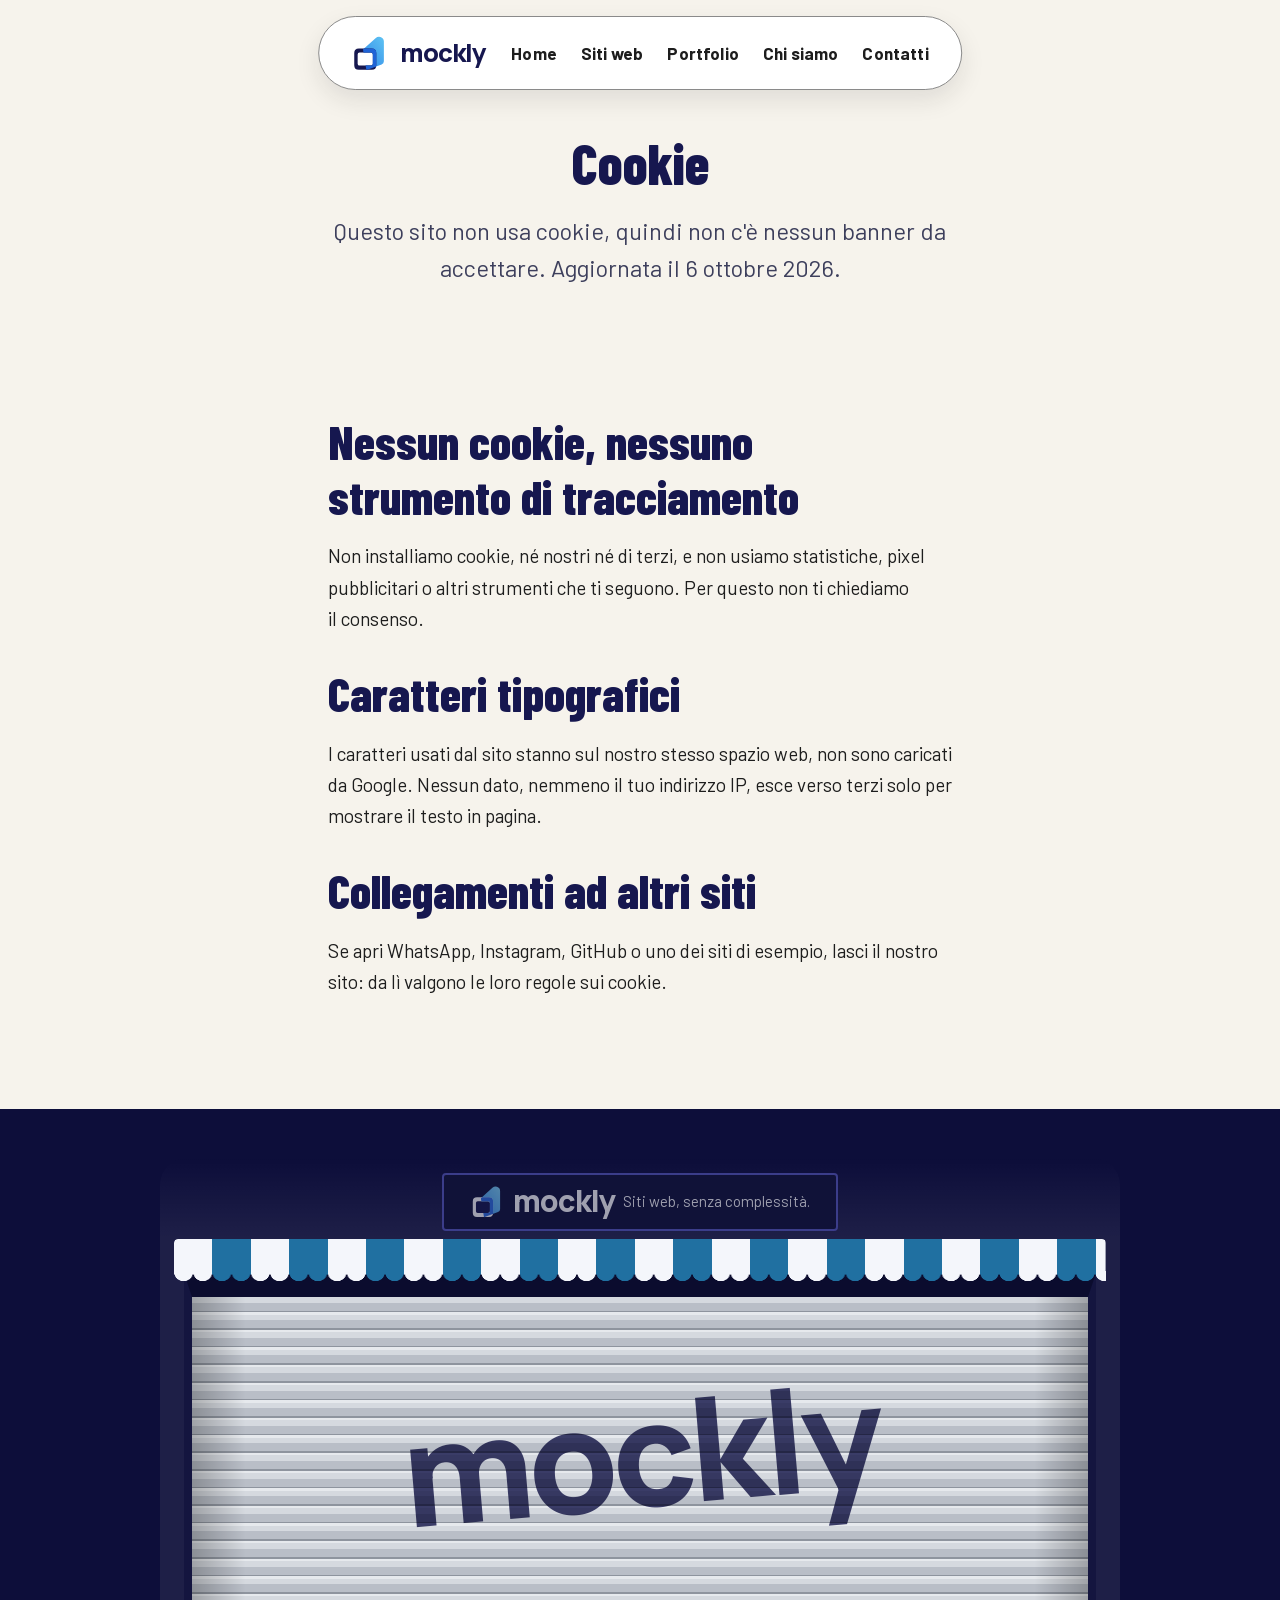
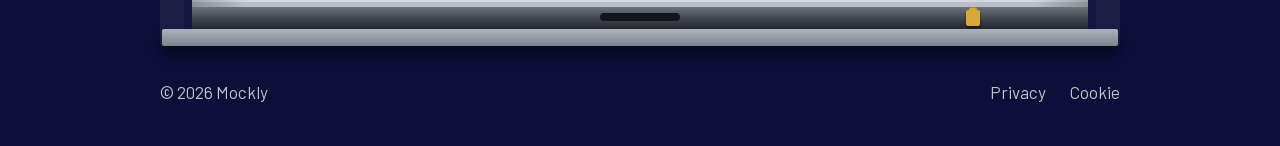
<file: cookie.html>
<!DOCTYPE html>
<html lang="it">
<head>
  <meta charset="utf-8">
  <meta name="viewport" content="width=device-width, initial-scale=1">

  <title>Informativa cookie | Mockly</title>
  <meta name="description" content="Questo sito non usa cookie: niente statistiche, niente profilazione, nessun banner, nessun dato che esce verso terzi.">
  <link rel="canonical" href="https://mockly.it/cookie.html">
  <meta name="theme-color" content="#F6F3EC">

  <meta property="og:type" content="website">
  <meta property="og:locale" content="it_IT">
  <meta property="og:site_name" content="Mockly">
  <meta property="og:title" content="Informativa cookie: questo sito non ne usa">
  <meta property="og:description" content="Questo sito non usa cookie: niente statistiche, niente profilazione, nessun banner, nessun dato che esce verso terzi.">
  <meta property="og:url" content="https://mockly.it/cookie.html">
  <meta property="og:image" content="https://mockly.it/assets/img/og-cover.png">
  <meta property="og:image:width" content="1200">
  <meta property="og:image:height" content="630">
  <meta property="og:image:alt" content="Mockly: parti dal tuo lavoro, al sito pensiamo noi.">
  <meta name="twitter:card" content="summary_large_image">
  <meta name="twitter:title" content="Informativa cookie: questo sito non ne usa">
  <meta name="twitter:description" content="Questo sito non usa cookie: niente statistiche, niente profilazione, nessun banner, nessun dato che esce verso terzi.">
  <meta name="twitter:image" content="https://mockly.it/assets/img/og-cover.png">
  <meta name="twitter:image:alt" content="Mockly: parti dal tuo lavoro, al sito pensiamo noi.">

  <link rel="stylesheet" href="assets/css/fonts.css?v=20261024a">

  <link rel="icon" href="favicon.ico" sizes="any">
  <link rel="icon" href="assets/img/logo-mockly-icon.svg" type="image/svg+xml">
  <link rel="icon" href="assets/img/favicon-32.png" sizes="32x32" type="image/png">
  <link rel="icon" href="assets/img/favicon-16.png" sizes="16x16" type="image/png">
  <link rel="icon" href="assets/img/favicon.png" type="image/png">
  <link rel="apple-touch-icon" href="assets/img/apple-touch-icon.png">
  <link rel="manifest" href="site.webmanifest">

  <link rel="stylesheet" href="assets/css/tokens.css?v=20261024a">
  <link rel="stylesheet" href="assets/css/base.css?v=20261024a">
  <link rel="stylesheet" href="assets/css/components.css?v=20261024a">
  <link rel="stylesheet" href="assets/css/pages.css?v=20261024a">

  <script type="application/ld+json">
  {
    "@context": "https://schema.org",
    "@type": "WebPage",
    "name": "Informativa cookie",
    "description": "Questo sito non utilizza cookie di alcun tipo.",
    "url": "https://mockly.it/cookie.html",
    "inLanguage": "it-IT",
    "isPartOf": {
      "@type": "WebSite",
      "name": "Mockly",
      "url": "https://mockly.it/"
    }
  }
  </script>
</head>

<body class="page-body night">
  <!-- Sfondo: blu notte fermo, con una sola luce dall'alto. -->
  <div class="scene-bg" aria-hidden="true"></div>

  <a class="skip-link" href="#contenuto">Salta al contenuto</a>

  <!-- Intestazione: uguale su tutte le pagine (logo, menu, tasto Chiama). -->
  <header class="site-header">
    <div class="container site-header__inner">
        <a class="site-header__logo" href="index.html">
        <img class="site-header__logo-icon" src="assets/img/logo-mockly-icon.svg" alt="" width="100" height="100">
        <span class="site-header__logo-text">mockly</span>
      </a>

      <!-- Menu orizzontale (visibile da 1280px in su, sotto resta solo l'hamburger) -->
      <nav class="site-header__navigation" aria-label="Menu principale">
        <ul class="site-header__navigation-list">
          <li><a class="site-header__navigation-link" href="index.html">Home</a></li>
          <li><a class="site-header__navigation-link" href="siti-web.html">Siti web</a></li>
          <li><a class="site-header__navigation-link" href="portfolio.html">Portfolio</a></li>
          <li><a class="site-header__navigation-link" href="chi-siamo.html">Chi siamo</a></li>
          <li><a class="site-header__navigation-link" href="contatti.html">Contatti</a></li>
        </ul>
      </nav>

      <!-- Hamburger: apre il pannello sotto i 1280px -->
      <button class="site-header__toggle" type="button" aria-label="Apri il menu" aria-expanded="false" aria-controls="menu-principale">
        <span class="site-header__toggle-bar" aria-hidden="true"></span>
        <span class="site-header__toggle-bar" aria-hidden="true"></span>
        <span class="site-header__toggle-bar" aria-hidden="true"></span>
      </button>
    </div>

    <!-- Velo scuro, chiude il menu se ci clicchi sopra -->
    <div class="site-header__overlay"></div>

    <!-- Pannello del menu (telefono/tablet) -->
    <div class="site-header__panel" id="menu-principale" role="dialog" aria-modal="true" aria-label="Menu">
      <div class="site-header__panel-head">
        <p class="site-header__panel-brand"><img class="site-header__logo-icon" src="assets/img/logo-mockly-icon.svg" alt="" width="100" height="100">
        <span class="site-header__logo-text">mockly</span></p>
        <button class="site-header__close" type="button" aria-label="Chiudi il menu" data-menu-close>
          <svg class="site-header__close-icon" viewBox="0 0 16 16" aria-hidden="true"><path d="M3 3l10 10M13 3L3 13" fill="none" stroke="currentColor" stroke-width="2" stroke-linecap="round"/></svg>
        </button>
      </div>
      <!-- Menu, versione telefono -->
      <nav aria-label="Menu principale su telefono">
        <p class="site-header__panel-label" aria-hidden="true">Menu</p>
        <ul class="site-header__panel-list">
          <li><a class="site-header__panel-link" href="index.html"><span class="site-header__panel-name">Home</span><span class="site-header__panel-hint">Da dove si parte</span></a></li>
          <li><a class="site-header__panel-link" href="siti-web.html"><span class="site-header__panel-name">Siti web</span><span class="site-header__panel-hint">Cosa facciamo e l'assistenza</span></a></li>
          <li><a class="site-header__panel-link" href="portfolio.html"><span class="site-header__panel-name">Portfolio</span><span class="site-header__panel-hint">Un lavoro vero e undici esempi</span></a></li>
          <li><a class="site-header__panel-link" href="chi-siamo.html"><span class="site-header__panel-name">Chi siamo</span><span class="site-header__panel-hint">Noah, Adriano e Simone</span></a></li>
          <li><a class="site-header__panel-link" href="contatti.html"><span class="site-header__panel-name">Contatti</span><span class="site-header__panel-hint">WhatsApp, telefono, modulo</span></a></li>
        </ul>
      </nav>
      <!-- In fondo al menu: i due modi più rapidi per sentirci -->
      <div class="site-header__panel-foot">
        <a class="button button--primary site-header__panel-contact" href="https://wa.me/393517578080" aria-label="Scrivici su WhatsApp al 351 757 8080">WhatsApp</a>
        <a class="button button--ghost site-header__panel-contact" href="tel:+393517578080" aria-label="Chiama il 351 757 8080">Chiama</a>
      </div>
    </div>
  </header>

    <main id="contenuto">


    <!-- ── Hero ─────────────────────────────────────────────────────── -->
    <section class="hero hero--plain">
      <div class="container container--narrow">
        <h1>Cookie</h1>
        <p class="hero__text">
          Questo sito non usa cookie, quindi non c'&egrave; nessun banner da accettare. Aggiornata il 6 ottobre 2026.
        </p>
      </div>
    </section>

    <!-- ── Informativa ──────────────────────────────────────────────── -->
    <section class="section section--tight">
      <div class="container container--narrow">

        <h2>Nessun cookie, nessuno strumento di tracciamento</h2>
        <p class="push-small">
          Non installiamo cookie, n&eacute; nostri n&eacute; di terzi, e non usiamo statistiche, pixel pubblicitari o
          altri strumenti che ti seguono. Per questo non ti chiediamo il consenso.
        </p>

        <h2 class="push-large">Caratteri tipografici</h2>
        <p class="push-small">
          I caratteri usati dal sito stanno sul nostro stesso spazio web, non sono caricati da Google. Nessun dato,
          nemmeno il tuo indirizzo IP, esce verso terzi solo per mostrare il testo in pagina.
        </p>

        <h2 class="push-large">Collegamenti ad altri siti</h2>
        <p class="push-small">
          Se apri WhatsApp, Instagram, GitHub o uno dei siti di esempio, lasci il nostro sito: da l&igrave; valgono le loro
          regole sui cookie.
        </p>
      </div>
    </section>

  </main>

  

  <!-- Piè di pagina: uguale su tutte le pagine. -->
  <footer class="site-footer">
    <div class="container">

      <!-- La facciata di un negozio: la serranda si alza mentre arrivi in fondo. -->
      <div class="shopfront" data-shopfront>
        <p class="shopfront__sign"><img class="shopfront__logo" src="assets/img/logo-mockly-icon-light.svg" alt="" width="100" height="100"><span class="shopfront__name">mockly</span><span class="shopfront__motto">Siti web, senza complessità.</span></p>
        <div class="shopfront__awning" aria-hidden="true"></div>

        <div class="shopfront__bay" data-shopfront-bay>
          <div class="shopfront__shop">
            <div class="shopfront__glass">
              <ul class="shopfront__contacts">
                <li><a class="shopfront__contact" href="https://wa.me/393517578080" aria-label="Scrivici su WhatsApp al 351 757 8080"><svg class="shopfront__icon" viewBox="0 0 20 20" aria-hidden="true"><path d="M4 15.5 5 12a6 6 0 1 1 2.4 2.1L4 15.5Z"/></svg><span class="shopfront__contact-text"><small>WhatsApp</small>351 757 8080</span></a></li>
                <li><a class="shopfront__contact" href="tel:+393517578080" aria-label="Chiama il 351 757 8080"><svg class="shopfront__icon" viewBox="0 0 20 20" aria-hidden="true"><path d="M6.6 2.5 4.3 3.2C3.5 3.5 3 4.3 3.1 5.1c.7 6 5.8 11.1 11.8 11.8.8.1 1.6-.4 1.9-1.2l.7-2.3a1 1 0 0 0-.6-1.2l-3.2-1.2a1 1 0 0 0-1.1.3l-1 1.2a9.6 9.6 0 0 1-4.6-4.6l1.2-1a1 1 0 0 0 .3-1.1L7.8 3.1a1 1 0 0 0-1.2-.6Z"/></svg><span class="shopfront__contact-text"><small>Telefono</small>351 757 8080</span></a></li>
                <li><a class="shopfront__contact" href="mailto:mockly.website@gmail.com" aria-label="Scrivi a mockly.website@gmail.com"><svg class="shopfront__icon" viewBox="0 0 20 20" aria-hidden="true"><rect x="2.5" y="4.5" width="15" height="11" rx="2"/><path d="m3 6 7 5 7-5"/></svg><span class="shopfront__contact-text"><small>Email</small>mockly.website@gmail.com</span></a></li>
                <li><a class="shopfront__contact" href="https://www.instagram.com/mockly.site/" target="_blank" rel="noopener"><svg class="shopfront__icon" viewBox="0 0 20 20" aria-hidden="true"><rect x="3" y="3" width="14" height="14" rx="4"/><circle cx="10" cy="10" r="3.2"/><circle cx="14.2" cy="5.8" r="0.6"/></svg><span class="shopfront__contact-text"><small>Instagram</small>@mockly.site</span></a></li>
              </ul>
            </div>

            <nav class="shopfront__door" aria-label="Collegamenti del footer">
              <ul class="shopfront__pages">
                <li><a class="shopfront__page" href="index.html">Home</a></li>
                <li><a class="shopfront__page" href="siti-web.html">Siti web</a></li>
                <li><a class="shopfront__page" href="portfolio.html">Portfolio</a></li>
                <li><a class="shopfront__page" href="chi-siamo.html">Chi siamo</a></li>
                <li><a class="shopfront__page" href="contatti.html">Contatti</a></li>
              </ul>
            </nav>
          </div>

          <div class="shopfront__roll" aria-hidden="true">
            <span class="shopfront__paint">mockly</span>
            <span class="shopfront__rail"></span>
          </div>
        </div>

        <div class="shopfront__step" aria-hidden="true"></div>
      </div>

      <div class="site-footer__legal">
        <span>© 2026 Mockly</span>
        <a class="site-footer__link" href="privacy.html">Privacy</a>
        <a class="site-footer__link" href="cookie.html">Cookie</a>
      </div>
    </div>
  </footer>

  <div class="whatsapp-bar">
    <a class="button button--primary whatsapp-bar__button" href="https://wa.me/393517578080?text=Ciao%20Mockly%2C%20ho%20visto%20il%20vostro%20sito%20e%20vorrei%20parlare%20del%20sito%20della%20mia%20attivit%C3%A0." aria-label="Scrivici su WhatsApp al 351 757 8080">
      <svg class="whatsapp-bar__icon" viewBox="0 0 20 20" aria-hidden="true"><path d="M4 15.5 5 12a6 6 0 1 1 2.4 2.1L4 15.5Z" fill="none" stroke="currentColor" stroke-width="1.7" stroke-linecap="round" stroke-linejoin="round"/></svg>
    </a>
  </div>

  <button class="back-to-top" type="button" aria-label="Torna in cima alla pagina">
    <svg class="back-to-top__icon" viewBox="0 0 20 20" aria-hidden="true"><path d="M10 16V4m0 0 6 6m-6-6L4 10" fill="none" stroke="currentColor" stroke-width="2" stroke-linecap="round" stroke-linejoin="round"/></svg>
  </button>

  <script src="assets/js/main.js?v=20261024a"></script>
</body>
</html>
</file>
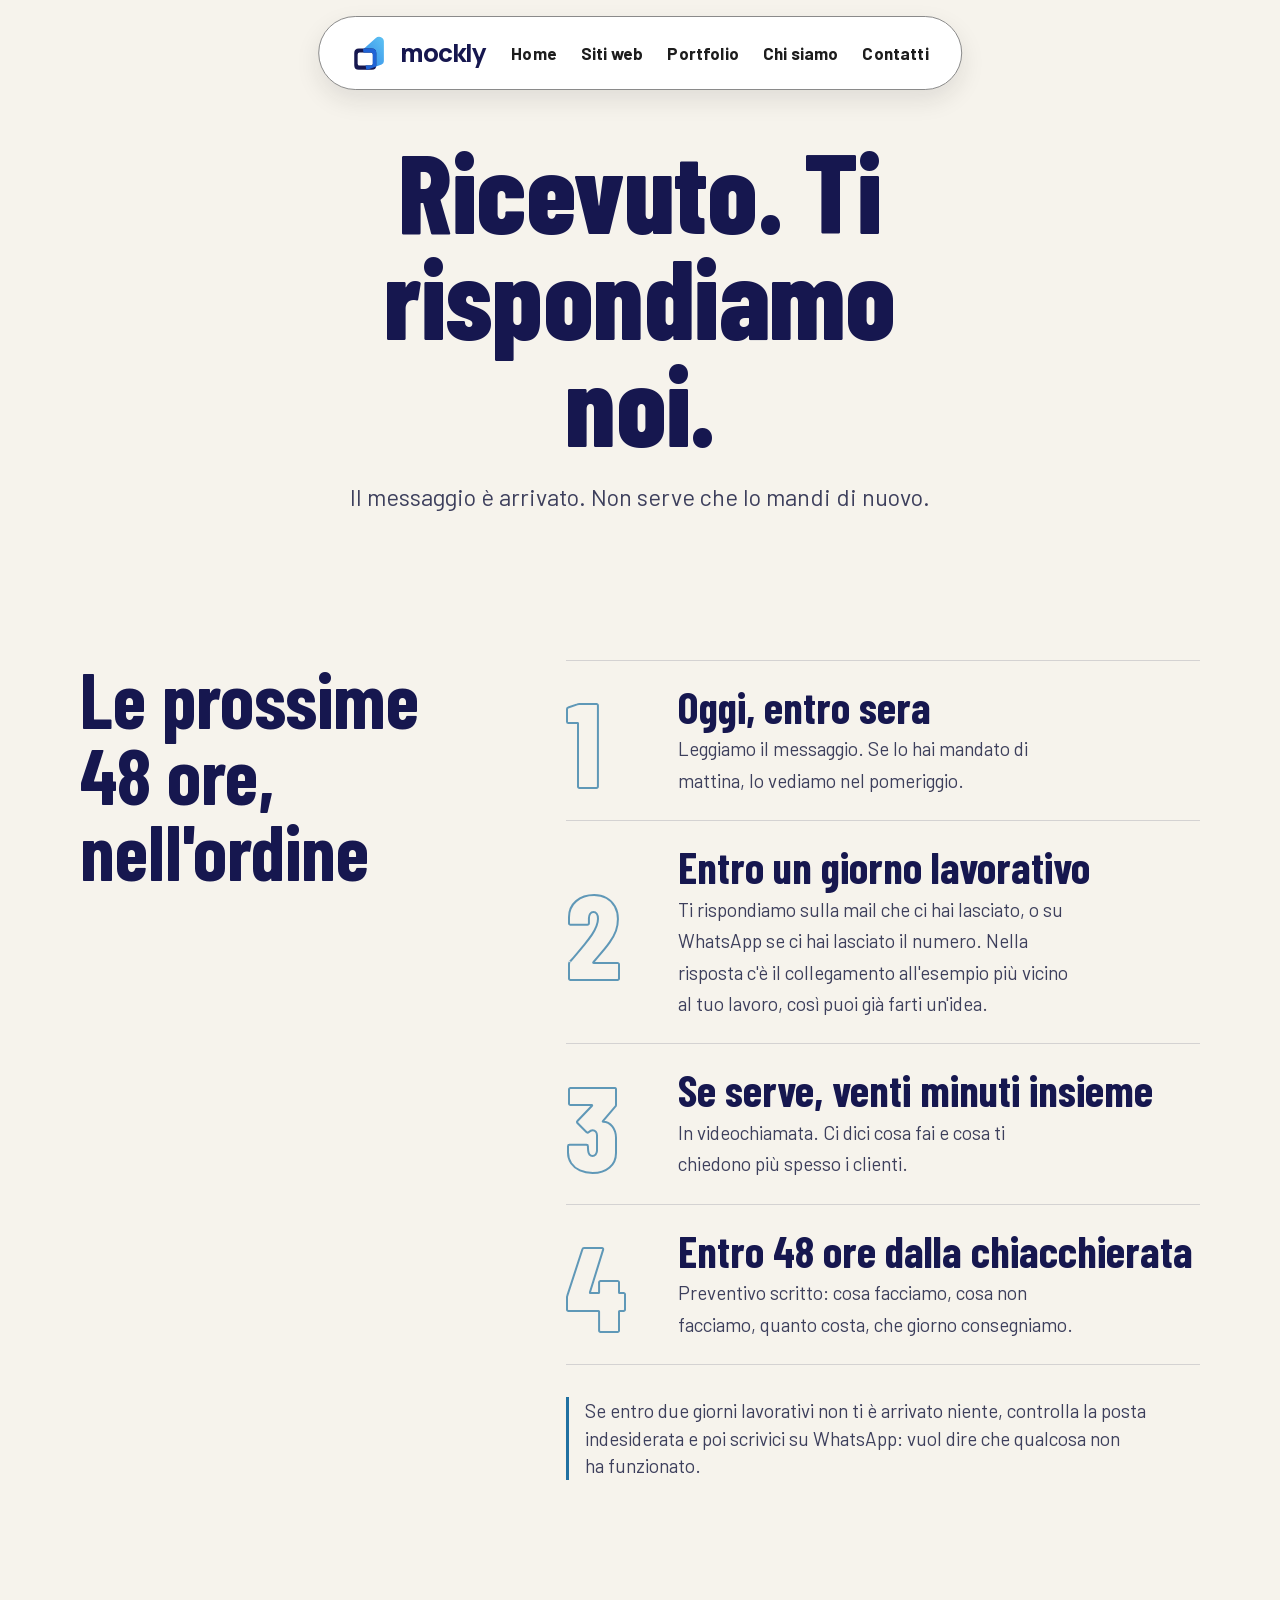
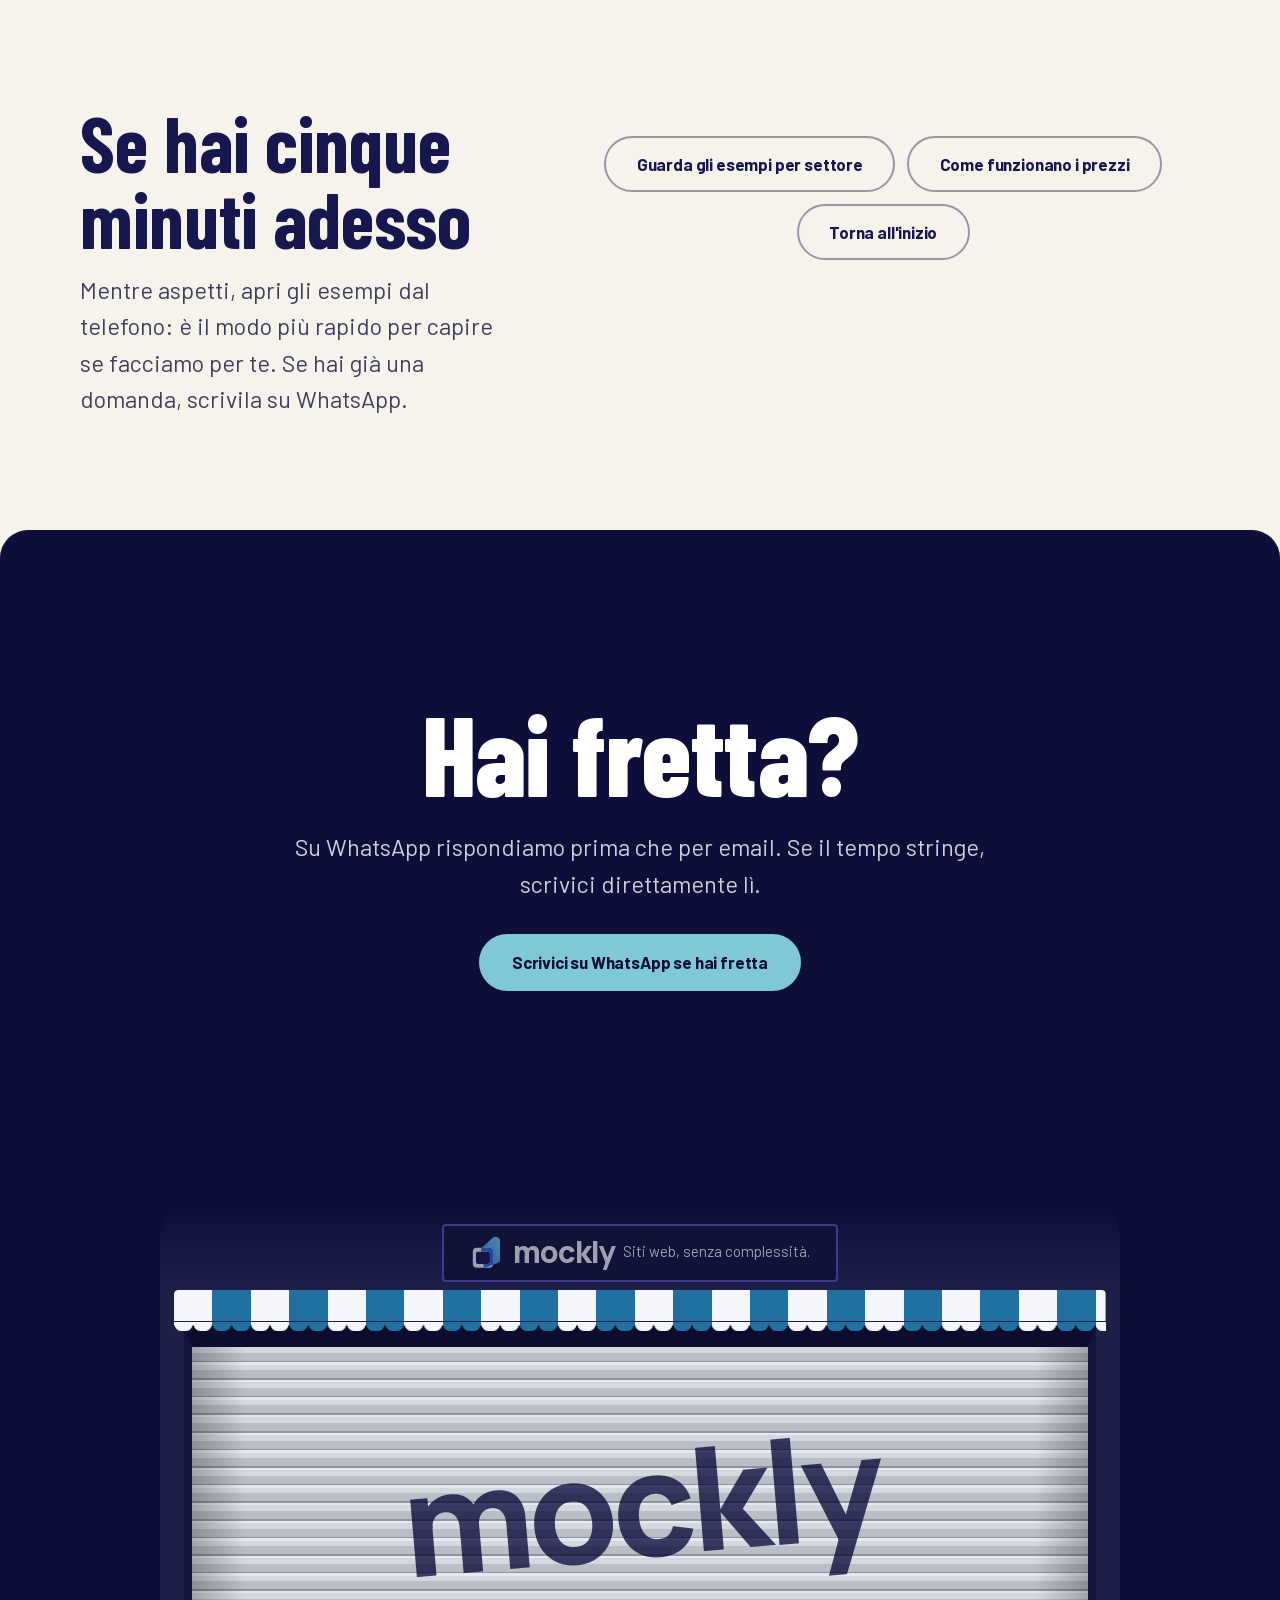
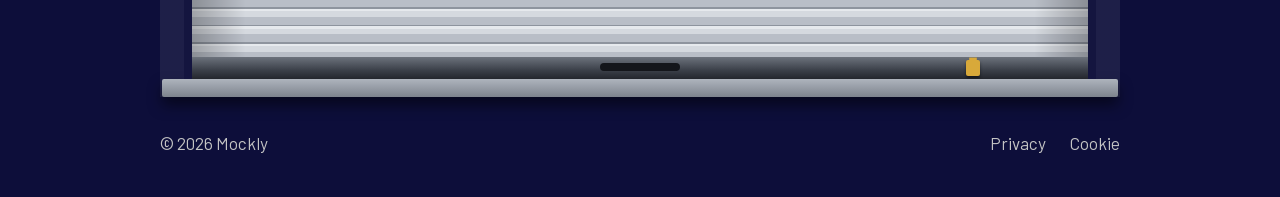
<file: grazie.html>
<!DOCTYPE html>
<html lang="it">
<head>
  <meta charset="utf-8">
  <meta name="viewport" content="width=device-width, initial-scale=1">

  <title>Messaggio ricevuto | Mockly</title>
  <meta name="description" content="Abbiamo ricevuto il tuo messaggio. Ti rispondiamo entro un giorno lavorativo. Se hai fretta, scrivici su WhatsApp al 351 757 8080.">
  <link rel="canonical" href="https://mockly.it/grazie.html">
  <meta name="robots" content="noindex">
  <meta name="theme-color" content="#F6F3EC">

  <meta property="og:type" content="website">
  <meta property="og:locale" content="it_IT">
  <meta property="og:site_name" content="Mockly">
  <meta property="og:title" content="Messaggio ricevuto">
  <meta property="og:description" content="Abbiamo ricevuto il tuo messaggio. Ti rispondiamo entro un giorno lavorativo. Se hai fretta, scrivici su WhatsApp al 351 757 8080.">
  <meta property="og:url" content="https://mockly.it/grazie.html">
  <meta property="og:image" content="https://mockly.it/assets/img/og-cover.png">
  <meta property="og:image:width" content="1200">
  <meta property="og:image:height" content="630">
  <meta property="og:image:alt" content="Mockly: parti dal tuo lavoro, al sito pensiamo noi.">
  <meta name="twitter:card" content="summary_large_image">
  <meta name="twitter:title" content="Messaggio ricevuto">
  <meta name="twitter:description" content="Abbiamo ricevuto il tuo messaggio. Ti rispondiamo entro un giorno lavorativo. Se hai fretta, scrivici su WhatsApp al 351 757 8080.">
  <meta name="twitter:image" content="https://mockly.it/assets/img/og-cover.png">
  <meta name="twitter:image:alt" content="Mockly: parti dal tuo lavoro, al sito pensiamo noi.">

  <link rel="stylesheet" href="assets/css/fonts.css?v=20261024a">

  <link rel="icon" href="favicon.ico" sizes="any">
  <link rel="icon" href="assets/img/logo-mockly-icon.svg" type="image/svg+xml">
  <link rel="icon" href="assets/img/favicon-32.png" sizes="32x32" type="image/png">
  <link rel="icon" href="assets/img/favicon-16.png" sizes="16x16" type="image/png">
  <link rel="icon" href="assets/img/favicon.png" type="image/png">
  <link rel="apple-touch-icon" href="assets/img/apple-touch-icon.png">
  <link rel="manifest" href="site.webmanifest">

  <link rel="stylesheet" href="assets/css/tokens.css?v=20261024a">
  <link rel="stylesheet" href="assets/css/base.css?v=20261024a">
  <link rel="stylesheet" href="assets/css/components.css?v=20261024a">
  <link rel="stylesheet" href="assets/css/pages.css?v=20261024a">

  <script type="application/ld+json">
  {
    "@context": "https://schema.org",
    "@type": "WebPage",
    "name": "Messaggio ricevuto",
    "description": "Conferma di invio del modulo contatti.",
    "url": "https://mockly.it/grazie.html",
    "inLanguage": "it-IT",
    "isPartOf": {
      "@type": "WebSite",
      "name": "Mockly",
      "url": "https://mockly.it/"
    }
  }
  </script>
</head>

<body class="page-body night">
  <!-- Sfondo: blu notte fermo, con una sola luce dall'alto. -->
  <div class="scene-bg" aria-hidden="true"></div>

  <a class="skip-link" href="#contenuto">Salta al contenuto</a>

  <!-- Intestazione: uguale su tutte le pagine (logo, menu, tasto Chiama). -->
  <header class="site-header">
    <div class="container site-header__inner">
        <a class="site-header__logo" href="index.html">
        <img class="site-header__logo-icon" src="assets/img/logo-mockly-icon.svg" alt="" width="100" height="100">
        <span class="site-header__logo-text">mockly</span>
      </a>

      <!-- Menu orizzontale (visibile da 1280px in su, sotto resta solo l'hamburger) -->
      <nav class="site-header__navigation" aria-label="Menu principale">
        <ul class="site-header__navigation-list">
          <li><a class="site-header__navigation-link" href="index.html">Home</a></li>
          <li><a class="site-header__navigation-link" href="siti-web.html">Siti web</a></li>
          <li><a class="site-header__navigation-link" href="portfolio.html">Portfolio</a></li>
          <li><a class="site-header__navigation-link" href="chi-siamo.html">Chi siamo</a></li>
          <li><a class="site-header__navigation-link" href="contatti.html">Contatti</a></li>
        </ul>
      </nav>

      <!-- Hamburger: apre il pannello sotto i 1280px -->
      <button class="site-header__toggle" type="button" aria-label="Apri il menu" aria-expanded="false" aria-controls="menu-principale">
        <span class="site-header__toggle-bar" aria-hidden="true"></span>
        <span class="site-header__toggle-bar" aria-hidden="true"></span>
        <span class="site-header__toggle-bar" aria-hidden="true"></span>
      </button>
    </div>

    <!-- Velo scuro, chiude il menu se ci clicchi sopra -->
    <div class="site-header__overlay"></div>

    <!-- Pannello del menu (telefono/tablet) -->
    <div class="site-header__panel" id="menu-principale" role="dialog" aria-modal="true" aria-label="Menu">
      <div class="site-header__panel-head">
        <p class="site-header__panel-brand"><img class="site-header__logo-icon" src="assets/img/logo-mockly-icon.svg" alt="" width="100" height="100">
        <span class="site-header__logo-text">mockly</span></p>
        <button class="site-header__close" type="button" aria-label="Chiudi il menu" data-menu-close>
          <svg class="site-header__close-icon" viewBox="0 0 16 16" aria-hidden="true"><path d="M3 3l10 10M13 3L3 13" fill="none" stroke="currentColor" stroke-width="2" stroke-linecap="round"/></svg>
        </button>
      </div>
      <!-- Menu, versione telefono -->
      <nav aria-label="Menu principale su telefono">
        <p class="site-header__panel-label" aria-hidden="true">Menu</p>
        <ul class="site-header__panel-list">
          <li><a class="site-header__panel-link" href="index.html"><span class="site-header__panel-name">Home</span><span class="site-header__panel-hint">Da dove si parte</span></a></li>
          <li><a class="site-header__panel-link" href="siti-web.html"><span class="site-header__panel-name">Siti web</span><span class="site-header__panel-hint">Cosa facciamo e l'assistenza</span></a></li>
          <li><a class="site-header__panel-link" href="portfolio.html"><span class="site-header__panel-name">Portfolio</span><span class="site-header__panel-hint">Un lavoro vero e undici esempi</span></a></li>
          <li><a class="site-header__panel-link" href="chi-siamo.html"><span class="site-header__panel-name">Chi siamo</span><span class="site-header__panel-hint">Noah, Adriano e Simone</span></a></li>
          <li><a class="site-header__panel-link" href="contatti.html"><span class="site-header__panel-name">Contatti</span><span class="site-header__panel-hint">WhatsApp, telefono, modulo</span></a></li>
        </ul>
      </nav>
      <!-- In fondo al menu: i due modi più rapidi per sentirci -->
      <div class="site-header__panel-foot">
        <a class="button button--primary site-header__panel-contact" href="https://wa.me/393517578080" aria-label="Scrivici su WhatsApp al 351 757 8080">WhatsApp</a>
        <a class="button button--ghost site-header__panel-contact" href="tel:+393517578080" aria-label="Chiama il 351 757 8080">Chiama</a>
      </div>
    </div>
  </header>

    <main id="contenuto">

    <!-- ── Hero ─────────────────────────────────────────────────────── -->
    <section class="hero">
      <div class="container container--narrow">
        <h1>Ricevuto. Ti rispondiamo noi.</h1>
        <p class="hero__text">Il messaggio &egrave; arrivato. Non serve che lo mandi di nuovo.</p>
      </div>
    </section>

    <!-- ── Le prossime 48 ore ───────────────────────────────────────── -->
    <section class="section section--tight">
      <div class="container container--narrow">
        <div class="section__header">
          <h2 class="section__title section__title--wide">Le prossime 48 ore, nell'ordine</h2>
        </div>

        <ol class="step-list">
          <li class="step-list__item">
            <div>
              <h3 class="step-list__title">Oggi, entro sera</h3>
              <p class="step-list__text">
                Leggiamo il messaggio. Se lo hai mandato di mattina, lo vediamo nel pomeriggio.
              </p>
            </div>
          </li>
          <li class="step-list__item">
            <div>
              <h3 class="step-list__title">Entro un giorno lavorativo</h3>
              <p class="step-list__text">
                Ti rispondiamo sulla mail che ci hai lasciato, o su WhatsApp se ci hai lasciato il numero. Nella
                risposta c'&egrave; il collegamento all'esempio più vicino al tuo lavoro, cos&igrave; puoi gi&agrave; farti un'idea.
              </p>
            </div>
          </li>
          <li class="step-list__item">
            <div>
              <h3 class="step-list__title">Se serve, venti minuti insieme</h3>
              <p class="step-list__text">
                In videochiamata. Ci dici cosa fai e cosa ti chiedono più spesso i clienti.
              </p>
            </div>
          </li>
          <li class="step-list__item">
            <div>
              <h3 class="step-list__title">Entro 48 ore dalla chiacchierata</h3>
              <p class="step-list__text">
                Preventivo scritto: cosa facciamo, cosa non facciamo, quanto costa, che giorno consegniamo.
              </p>
            </div>
          </li>
        </ol>

        <p class="note push-large note--centered">
          Se entro due giorni lavorativi non ti &egrave; arrivato niente, controlla la posta indesiderata e poi
          scrivici su WhatsApp: vuol dire che qualcosa non ha funzionato.
        </p>
      </div>
    </section>

    <!-- ── Se hai cinque minuti ─────────────────────────────────────── -->
    <section class="section">
      <div class="container container--narrow">
        <div class="section__header">
          <h2 class="section__title section__title--wide">Se hai cinque minuti adesso</h2>
          <p class="section__intro">
            Mentre aspetti, apri gli esempi dal telefono: è il modo più rapido per capire se facciamo per te. Se hai già una domanda, scrivila su WhatsApp.
          </p>
        </div>

        <div class="button-group push-large">
          <a class="button button--secondary" href="portfolio.html">Guarda gli esempi per settore</a>
          <a class="button button--ghost" href="siti-web.html">Come funzionano i prezzi</a>
          <a class="button button--ghost" href="index.html">Torna all'inizio</a>
        </div>
      </div>
    </section>

    <!-- ── Chiusura ─────────────────────────────────────────────────── -->
    <section class="call-to-action is-highlighted sheet">
      <div class="container">
        <div class="call-to-action__inner">
          <div>
            <h2 class="call-to-action__title">Hai fretta?</h2>
            <p class="call-to-action__text">
              Su WhatsApp rispondiamo prima che per email. Se il tempo stringe, scrivici direttamente l&igrave;.
            </p>
          </div>
          <div>
            <div class="call-to-action__actions">
              <a class="button button--primary" href="https://wa.me/393517578080?text=Ciao%20Mockly%2C%20ho%20appena%20mandato%20il%20modulo%20dal%20sito."
                 aria-label="Scrivici su WhatsApp al 351 757 8080">Scrivici su WhatsApp se hai fretta</a>
            </div>
          </div>
        </div>
      </div>
    </section>

  </main>

  

  <!-- Piè di pagina: uguale su tutte le pagine. -->
  <footer class="site-footer">
    <div class="container">

      <!-- La facciata di un negozio: la serranda si alza mentre arrivi in fondo. -->
      <div class="shopfront" data-shopfront>
        <p class="shopfront__sign"><img class="shopfront__logo" src="assets/img/logo-mockly-icon-light.svg" alt="" width="100" height="100"><span class="shopfront__name">mockly</span><span class="shopfront__motto">Siti web, senza complessità.</span></p>
        <div class="shopfront__awning" aria-hidden="true"></div>

        <div class="shopfront__bay" data-shopfront-bay>
          <div class="shopfront__shop">
            <div class="shopfront__glass">
              <ul class="shopfront__contacts">
                <li><a class="shopfront__contact" href="https://wa.me/393517578080" aria-label="Scrivici su WhatsApp al 351 757 8080"><svg class="shopfront__icon" viewBox="0 0 20 20" aria-hidden="true"><path d="M4 15.5 5 12a6 6 0 1 1 2.4 2.1L4 15.5Z"/></svg><span class="shopfront__contact-text"><small>WhatsApp</small>351 757 8080</span></a></li>
                <li><a class="shopfront__contact" href="tel:+393517578080" aria-label="Chiama il 351 757 8080"><svg class="shopfront__icon" viewBox="0 0 20 20" aria-hidden="true"><path d="M6.6 2.5 4.3 3.2C3.5 3.5 3 4.3 3.1 5.1c.7 6 5.8 11.1 11.8 11.8.8.1 1.6-.4 1.9-1.2l.7-2.3a1 1 0 0 0-.6-1.2l-3.2-1.2a1 1 0 0 0-1.1.3l-1 1.2a9.6 9.6 0 0 1-4.6-4.6l1.2-1a1 1 0 0 0 .3-1.1L7.8 3.1a1 1 0 0 0-1.2-.6Z"/></svg><span class="shopfront__contact-text"><small>Telefono</small>351 757 8080</span></a></li>
                <li><a class="shopfront__contact" href="mailto:mockly.website@gmail.com" aria-label="Scrivi a mockly.website@gmail.com"><svg class="shopfront__icon" viewBox="0 0 20 20" aria-hidden="true"><rect x="2.5" y="4.5" width="15" height="11" rx="2"/><path d="m3 6 7 5 7-5"/></svg><span class="shopfront__contact-text"><small>Email</small>mockly.website@gmail.com</span></a></li>
                <li><a class="shopfront__contact" href="https://www.instagram.com/mockly.site/" target="_blank" rel="noopener"><svg class="shopfront__icon" viewBox="0 0 20 20" aria-hidden="true"><rect x="3" y="3" width="14" height="14" rx="4"/><circle cx="10" cy="10" r="3.2"/><circle cx="14.2" cy="5.8" r="0.6"/></svg><span class="shopfront__contact-text"><small>Instagram</small>@mockly.site</span></a></li>
              </ul>
            </div>

            <nav class="shopfront__door" aria-label="Collegamenti del footer">
              <ul class="shopfront__pages">
                <li><a class="shopfront__page" href="index.html">Home</a></li>
                <li><a class="shopfront__page" href="siti-web.html">Siti web</a></li>
                <li><a class="shopfront__page" href="portfolio.html">Portfolio</a></li>
                <li><a class="shopfront__page" href="chi-siamo.html">Chi siamo</a></li>
                <li><a class="shopfront__page" href="contatti.html">Contatti</a></li>
              </ul>
            </nav>
          </div>

          <div class="shopfront__roll" aria-hidden="true">
            <span class="shopfront__paint">mockly</span>
            <span class="shopfront__rail"></span>
          </div>
        </div>

        <div class="shopfront__step" aria-hidden="true"></div>
      </div>

      <div class="site-footer__legal">
        <span>© 2026 Mockly</span>
        <a class="site-footer__link" href="privacy.html">Privacy</a>
        <a class="site-footer__link" href="cookie.html">Cookie</a>
      </div>
    </div>
  </footer>

  <div class="whatsapp-bar">
    <a class="button button--primary whatsapp-bar__button" href="https://wa.me/393517578080?text=Ciao%20Mockly%2C%20ho%20visto%20il%20vostro%20sito%20e%20vorrei%20parlare%20del%20sito%20della%20mia%20attivit%C3%A0." aria-label="Scrivici su WhatsApp al 351 757 8080">
      <svg class="whatsapp-bar__icon" viewBox="0 0 20 20" aria-hidden="true"><path d="M4 15.5 5 12a6 6 0 1 1 2.4 2.1L4 15.5Z" fill="none" stroke="currentColor" stroke-width="1.7" stroke-linecap="round" stroke-linejoin="round"/></svg>
    </a>
  </div>

  <button class="back-to-top" type="button" aria-label="Torna in cima alla pagina">
    <svg class="back-to-top__icon" viewBox="0 0 20 20" aria-hidden="true"><path d="M10 16V4m0 0 6 6m-6-6L4 10" fill="none" stroke="currentColor" stroke-width="2" stroke-linecap="round" stroke-linejoin="round"/></svg>
  </button>

  <script src="assets/js/main.js?v=20261024a"></script>
</body>
</html>
</file>
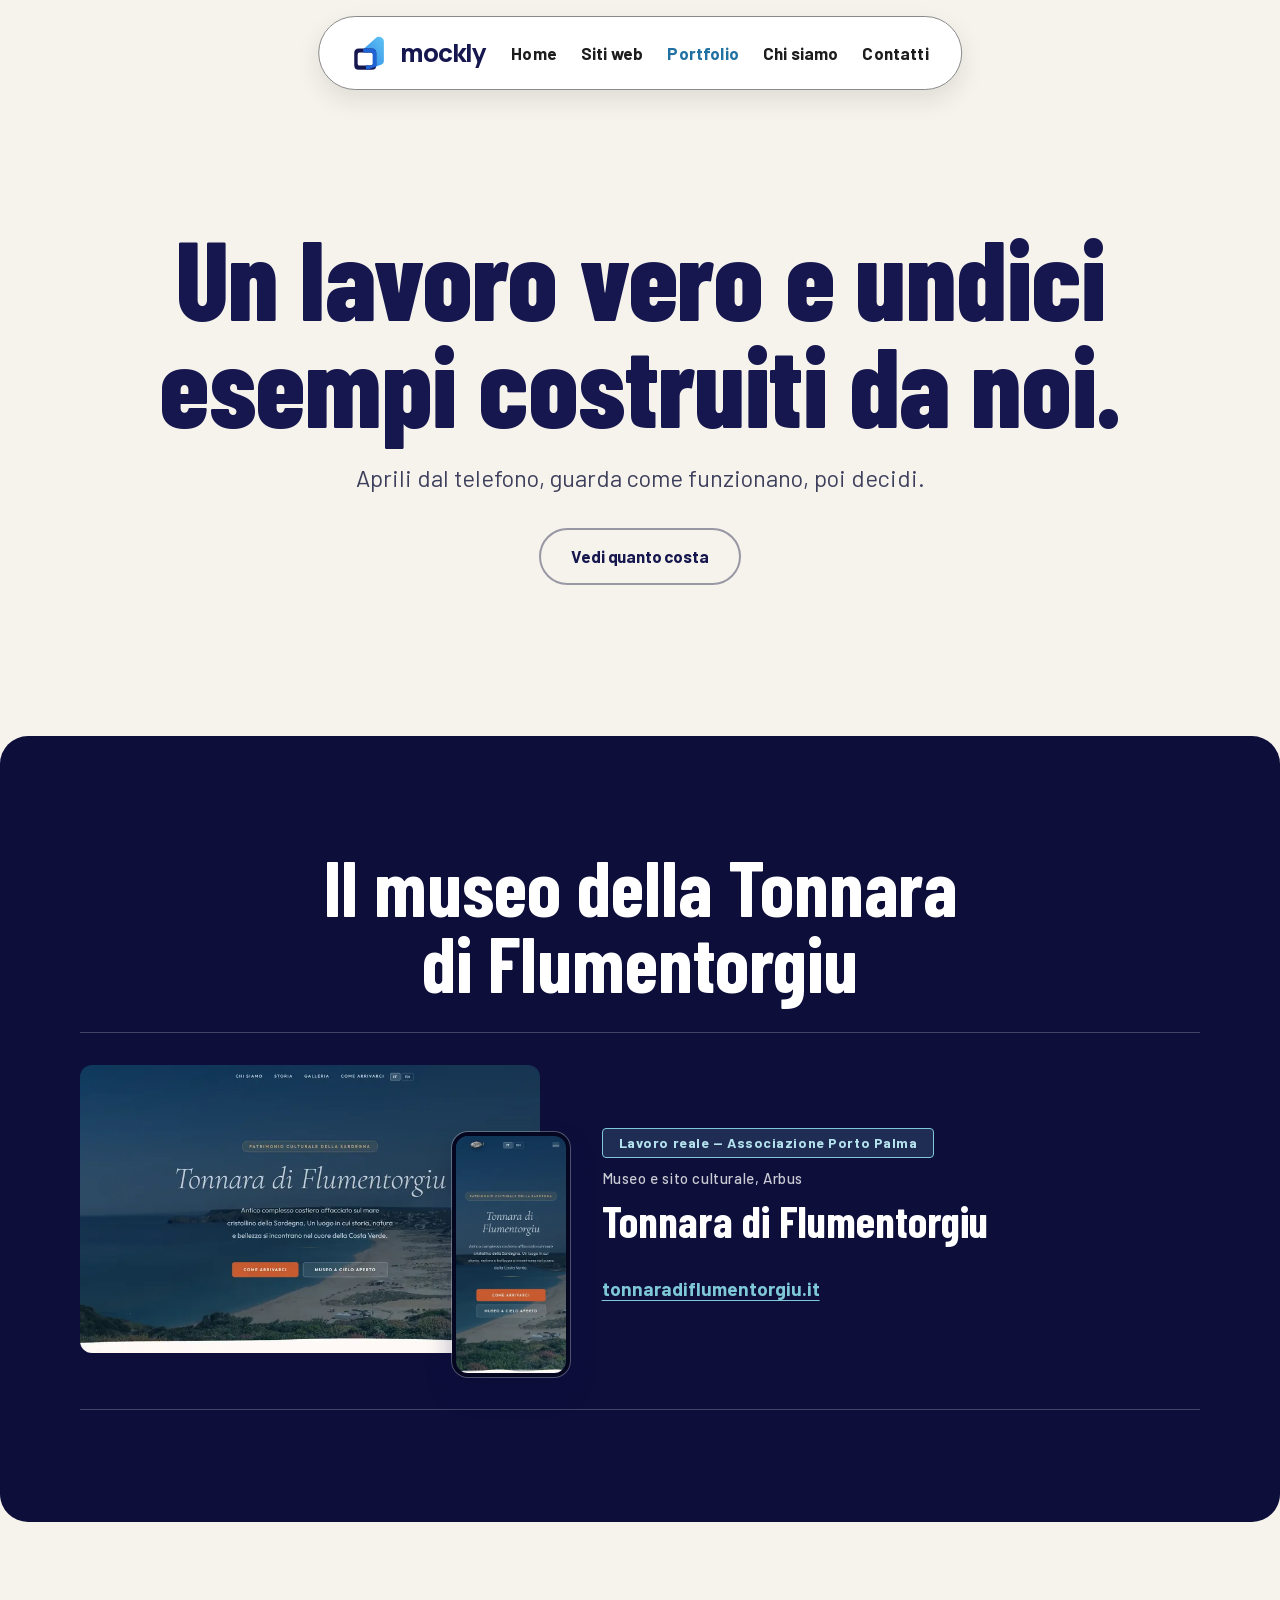
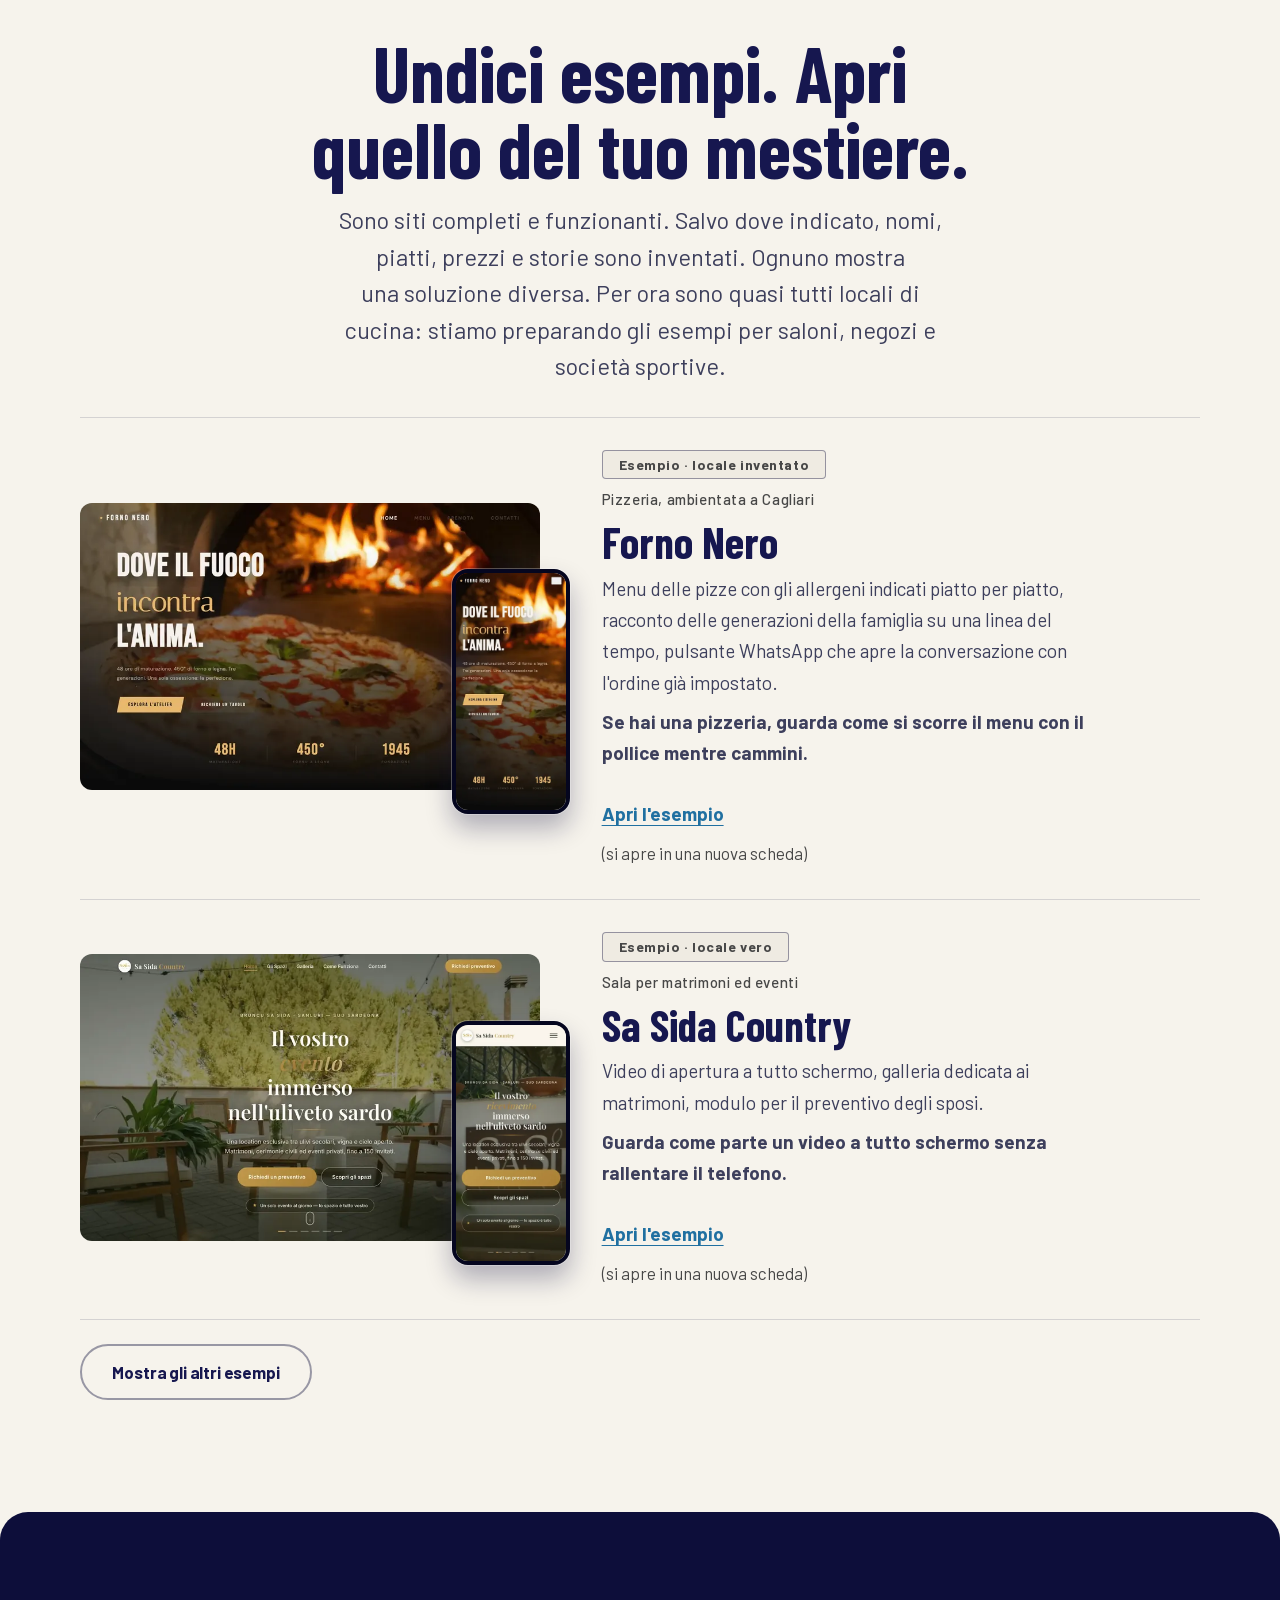
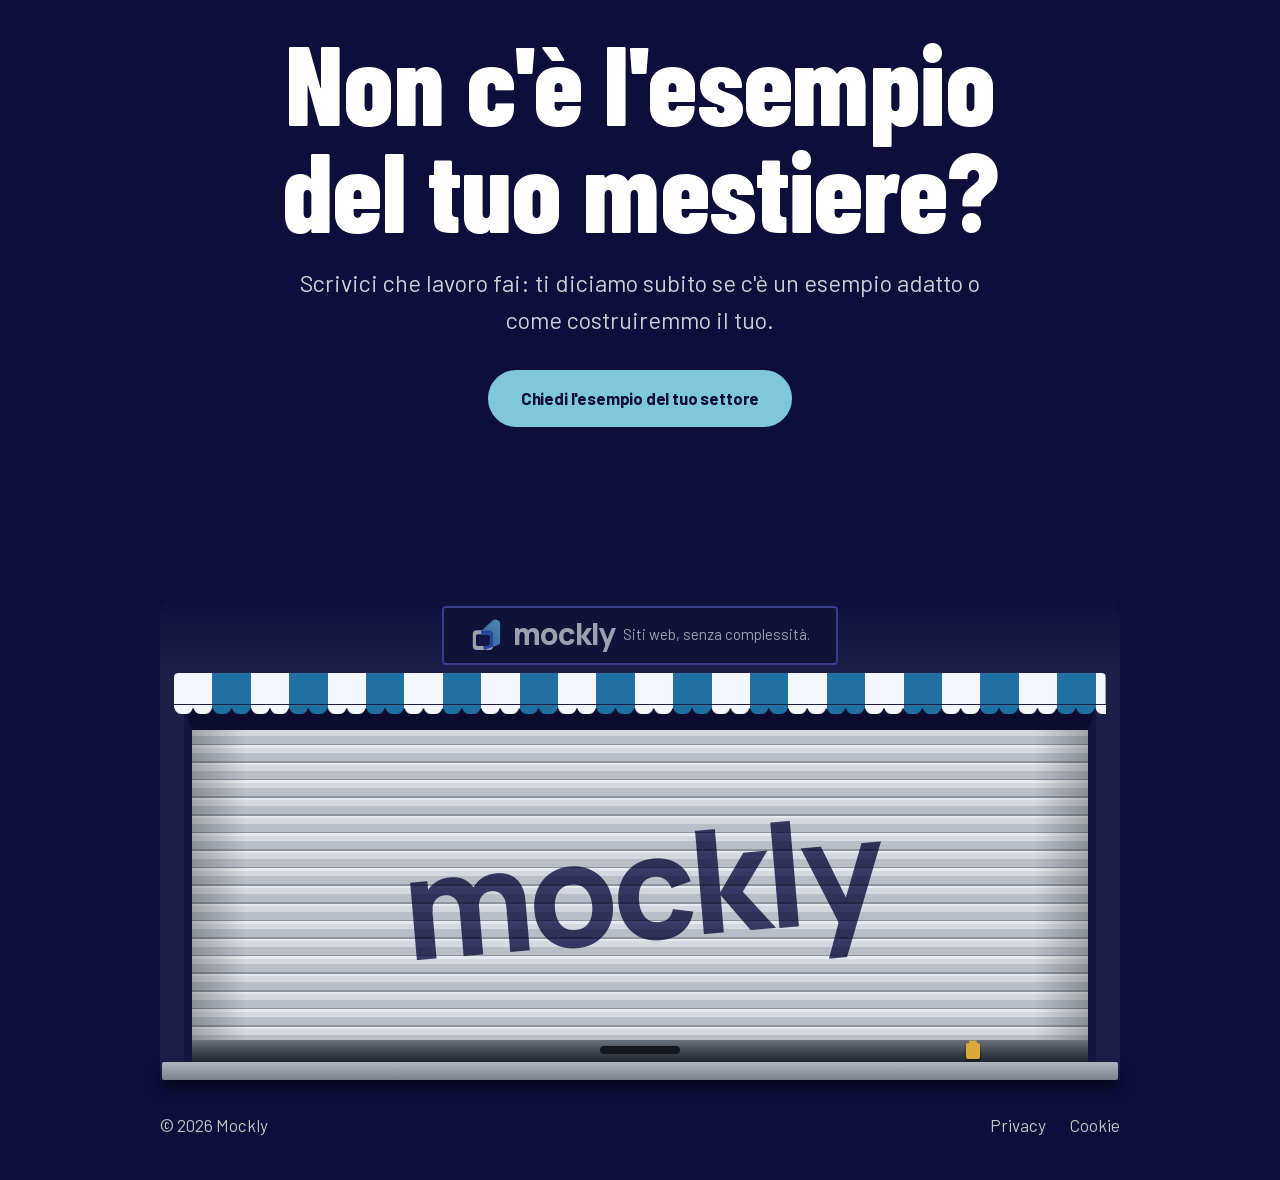
<file: portfolio.html>
<!DOCTYPE html>
<html lang="it">
<head>
  <meta charset="utf-8">
  <meta name="viewport" content="width=device-width, initial-scale=1">

  <title>Portfolio: 1 lavoro reale e 11 esempi | Mockly</title>
  <meta name="description" content="Il sito del museo della Tonnara di Flumentorgiu, un lavoro vero, e undici esempi per settore costruiti da noi. Aprili dal telefono.">
  <link rel="canonical" href="https://mockly.it/portfolio.html">
  <meta name="theme-color" content="#F6F3EC">

  <meta property="og:type" content="website">
  <meta property="og:locale" content="it_IT">
  <meta property="og:site_name" content="Mockly">
  <meta property="og:title" content="Un lavoro reale e undici esempi per settore">
  <meta property="og:description" content="Il sito del museo della Tonnara di Flumentorgiu, un lavoro vero, e undici esempi per settore costruiti da noi. Aprili dal telefono.">
  <meta property="og:url" content="https://mockly.it/portfolio.html">
  <meta property="og:image" content="https://mockly.it/assets/img/og-cover.png">
  <meta property="og:image:width" content="1200">
  <meta property="og:image:height" content="630">
  <meta property="og:image:alt" content="Mockly: parti dal tuo lavoro, al sito pensiamo noi.">
  <meta name="twitter:card" content="summary_large_image">
  <meta name="twitter:title" content="Un lavoro reale e undici esempi per settore">
  <meta name="twitter:description" content="Il sito del museo della Tonnara di Flumentorgiu, un lavoro vero, e undici esempi per settore costruiti da noi. Aprili dal telefono.">
  <meta name="twitter:image" content="https://mockly.it/assets/img/og-cover.png">
  <meta name="twitter:image:alt" content="Mockly: parti dal tuo lavoro, al sito pensiamo noi.">

  <link rel="stylesheet" href="assets/css/fonts.css?v=20261024a">

  <link rel="icon" href="favicon.ico" sizes="any">
  <link rel="icon" href="assets/img/logo-mockly-icon.svg" type="image/svg+xml">
  <link rel="icon" href="assets/img/favicon-32.png" sizes="32x32" type="image/png">
  <link rel="icon" href="assets/img/favicon-16.png" sizes="16x16" type="image/png">
  <link rel="icon" href="assets/img/favicon.png" type="image/png">
  <link rel="apple-touch-icon" href="assets/img/apple-touch-icon.png">
  <link rel="manifest" href="site.webmanifest">

  <link rel="stylesheet" href="assets/css/tokens.css?v=20261024a">
  <link rel="stylesheet" href="assets/css/base.css?v=20261024a">
  <link rel="stylesheet" href="assets/css/components.css?v=20261024a">
  <link rel="stylesheet" href="assets/css/pages.css?v=20261024a">

  <script type="application/ld+json">
  {
    "@context": "https://schema.org",
    "@type": "CollectionPage",
    "name": "Portfolio Mockly",
    "description": "Un lavoro vero e undici esempi per settore costruiti da Mockly.",
    "url": "https://mockly.it/portfolio.html",
    "mainEntity": {
      "@type": "ItemList",
      "numberOfItems": 12,
      "itemListElement": [
        {
          "@type": "ListItem",
          "position": 1,
          "name": "Tonnara di Flumentorgiu - lavoro su commessa per l'Associazione Porto Palma",
          "url": "https://tonnaradiflumentorgiu.it"
        },
        {
          "@type": "ListItem",
          "position": 2,
          "name": "Forno Nero - esempio per settore, pizzeria",
          "url": "https://mockly-website.github.io/forno-nero/"
        },
        {
          "@type": "ListItem",
          "position": 3,
          "name": "Il Faro - esempio per settore, spaghetteria",
          "url": "https://mockly-website.github.io/Spaghetteria-Lo-Zen/"
        },
        {
          "@type": "ListItem",
          "position": 4,
          "name": "Trattoria del Pozzo - esempio per settore, trattoria",
          "url": "https://mockly-website.github.io/trattoriadagabrielle/"
        },
        {
          "@type": "ListItem",
          "position": 5,
          "name": "Ristorante Su Camine - esempio per settore, ristorante",
          "url": "https://mockly-website.github.io/labrace/"
        },
        {
          "@type": "ListItem",
          "position": 6,
          "name": "Bistrot L'Incontro - esempio per settore, bistrot",
          "url": "https://mockly-website.github.io/tamatete/"
        },
        {
          "@type": "ListItem",
          "position": 7,
          "name": "Trattoria Il Porticciolo - esempio per settore, trattoria di pesce",
          "url": "https://mockly-website.github.io/trattoria-portixedda/"
        },
        {
          "@type": "ListItem",
          "position": 8,
          "name": "Pizzeria Il Forno Antico - esempio per settore, pizzeria e bisteccheria",
          "url": "https://mockly-website.github.io/Pizzeria-e-sono-ancora-qu-/"
        },
        {
          "@type": "ListItem",
          "position": 9,
          "name": "Ristorante Il Loggiato - esempio per settore, ristorante e pizzeria",
          "url": "https://mockly-website.github.io/coccoedessi/"
        },
        {
          "@type": "ListItem",
          "position": 10,
          "name": "Il Dragone d'Oro - esempio per settore, ristorante buffet asiatico",
          "url": "https://mockly-website.github.io/goldenwok/"
        },
        {
          "@type": "ListItem",
          "position": 11,
          "name": "Il Cortile - esempio per settore, ristorante e cerimonie",
          "url": "https://mockly-website.github.io/alpeco/"
        },
        {
          "@type": "ListItem",
          "position": 12,
          "name": "Sa Sida Country - esempio per settore, matrimoni",
          "url": "https://mockly-website.github.io/sasida/"
        }
      ]
    }
  }
  </script>
</head>

<body class="page-body night">
  <!-- Sfondo: blu notte fermo, con una sola luce dall'alto. -->
  <div class="scene-bg" aria-hidden="true"></div>

  <a class="skip-link" href="#contenuto">Salta al contenuto</a>
  <a class="skip-link skip-link--second" href="#progetti">Salta ai progetti</a>

  <!-- Intestazione: uguale su tutte le pagine (logo, menu, tasto Chiama). -->
  <header class="site-header">
    <div class="container site-header__inner">
        <a class="site-header__logo" href="index.html">
        <img class="site-header__logo-icon" src="assets/img/logo-mockly-icon.svg" alt="" width="100" height="100">
        <span class="site-header__logo-text">mockly</span>
      </a>

      <!-- Menu orizzontale (visibile da 1280px in su, sotto resta solo l'hamburger) -->
      <nav class="site-header__navigation" aria-label="Menu principale">
        <ul class="site-header__navigation-list">
          <li><a class="site-header__navigation-link" href="index.html">Home</a></li>
          <li><a class="site-header__navigation-link" href="siti-web.html">Siti web</a></li>
          <li><a class="site-header__navigation-link is-current" href="portfolio.html" aria-current="page">Portfolio</a></li>
          <li><a class="site-header__navigation-link" href="chi-siamo.html">Chi siamo</a></li>
          <li><a class="site-header__navigation-link" href="contatti.html">Contatti</a></li>
        </ul>
      </nav>

      <!-- Hamburger: apre il pannello sotto i 1280px -->
      <button class="site-header__toggle" type="button" aria-label="Apri il menu" aria-expanded="false" aria-controls="menu-principale">
        <span class="site-header__toggle-bar" aria-hidden="true"></span>
        <span class="site-header__toggle-bar" aria-hidden="true"></span>
        <span class="site-header__toggle-bar" aria-hidden="true"></span>
      </button>
    </div>

    <!-- Velo scuro, chiude il menu se ci clicchi sopra -->
    <div class="site-header__overlay"></div>

    <!-- Pannello del menu (telefono/tablet) -->
    <div class="site-header__panel" id="menu-principale" role="dialog" aria-modal="true" aria-label="Menu">
      <div class="site-header__panel-head">
        <p class="site-header__panel-brand"><img class="site-header__logo-icon" src="assets/img/logo-mockly-icon.svg" alt="" width="100" height="100">
        <span class="site-header__logo-text">mockly</span></p>
        <button class="site-header__close" type="button" aria-label="Chiudi il menu" data-menu-close>
          <svg class="site-header__close-icon" viewBox="0 0 16 16" aria-hidden="true"><path d="M3 3l10 10M13 3L3 13" fill="none" stroke="currentColor" stroke-width="2" stroke-linecap="round"/></svg>
        </button>
      </div>
      <!-- Menu, versione telefono -->
      <nav aria-label="Menu principale su telefono">
        <p class="site-header__panel-label" aria-hidden="true">Menu</p>
        <ul class="site-header__panel-list">
          <li><a class="site-header__panel-link" href="index.html"><span class="site-header__panel-name">Home</span><span class="site-header__panel-hint">Da dove si parte</span></a></li>
          <li><a class="site-header__panel-link" href="siti-web.html"><span class="site-header__panel-name">Siti web</span><span class="site-header__panel-hint">Cosa facciamo e l'assistenza</span></a></li>
          <li><a class="site-header__panel-link is-current" href="portfolio.html" aria-current="page"><span class="site-header__panel-name">Portfolio</span><span class="site-header__panel-hint">Un lavoro vero e undici esempi</span></a></li>
          <li><a class="site-header__panel-link" href="chi-siamo.html"><span class="site-header__panel-name">Chi siamo</span><span class="site-header__panel-hint">Noah, Adriano e Simone</span></a></li>
          <li><a class="site-header__panel-link" href="contatti.html"><span class="site-header__panel-name">Contatti</span><span class="site-header__panel-hint">WhatsApp, telefono, modulo</span></a></li>
        </ul>
      </nav>
      <!-- In fondo al menu: i due modi più rapidi per sentirci -->
      <div class="site-header__panel-foot">
        <a class="button button--primary site-header__panel-contact" href="https://wa.me/393517578080" aria-label="Scrivici su WhatsApp al 351 757 8080">WhatsApp</a>
        <a class="button button--ghost site-header__panel-contact" href="tel:+393517578080" aria-label="Chiama il 351 757 8080">Chiama</a>
      </div>
    </div>
  </header>

    <main id="contenuto">


    <!-- ── Hero ─────────────────────────────────────────────────────── -->
    <section class="hero hero--page">
      <div class="container">
        <h1 class="hero__title-page">Un lavoro vero e undici esempi costruiti da noi.</h1>
        <p class="hero__text">
          Aprili dal telefono, guarda come funzionano, poi decidi.
        </p>
        <div class="hero__actions button-group button-group--stacked">
          <a class="button button--ghost" href="siti-web.html">Vedi quanto costa</a>
        </div>
      </div>
    </section>

    <!-- ── Lavoro reale (Tonnara) ───────────────────────────────────── -->
    <section class="section sheet" id="lavoro-reale">
      <div class="container">
        <div class="section__header">
          <h2 class="section__title section__title--wide">Il museo della Tonnara di Flumentorgiu</h2>
        </div>

        <div class="card-grid">
          <div class="project-card">
            <div class="project-card__media">
              <img class="project-card__image" src="assets/img/projects/tonnara-hero.webp" srcset="assets/img/projects/tonnara-hero-400.webp 400w, assets/img/projects/tonnara-hero-800.webp 800w, assets/img/projects/tonnara-hero.webp 1440w" sizes="(min-width: 64em) 36vw, 92vw"
                   alt="Pagina iniziale del sito della Tonnara di Flumentorgiu con le foto d'archivio della tonnara"
                   width="1440" height="900" loading="lazy">
              <img class="project-card__phone" src="assets/img/projects/tonnara-phone.webp" srcset="assets/img/projects/tonnara-phone-300.webp 300w, assets/img/projects/tonnara-phone.webp 520w" sizes="(min-width: 64em) 120px, 90px" alt="" width="520" height="1125" loading="lazy">
            </div>
            <div class="project-card__body">
              <span class="badge badge--real">Lavoro reale &mdash; Associazione Porto Palma</span>
              <p class="project-card__sector">Museo e sito culturale, Arbus</p>
              <h3 class="project-card__title">Tonnara di Flumentorgiu</h3>
              <p class="project-card__action">
                <a class="project-card__link" href="https://tonnaradiflumentorgiu.it" target="_blank" rel="noopener"
                   aria-label="Apri il sito della Tonnara di Flumentorgiu in una nuova scheda">tonnaradiflumentorgiu.it</a>
              </p>
            </div>
          </div>
        </div>
      </div>
    </section>

    <!-- ── Le demo ──────────────────────────────────────────────────── -->
    <section class="section">
      <div class="container">
        <div class="section__header">
          <h2 class="section__title section__title--wide">Undici esempi. Apri quello del tuo mestiere.</h2>
          <p class="section__intro">
            Sono siti completi e funzionanti. Salvo dove indicato, nomi, piatti, prezzi e storie sono inventati. Ognuno mostra una soluzione diversa. Per ora sono quasi tutti locali di cucina: stiamo preparando gli esempi per saloni, negozi e società sportive.
          </p>
        </div>

        <ul class="card-grid card-grid--3 push-medium" id="progetti">
          <li class="project-card">
            <div class="project-card__media">
              <img class="project-card__image" src="assets/img/projects/forno-nero-hero.webp" srcset="assets/img/projects/forno-nero-hero-400.webp 400w, assets/img/projects/forno-nero-hero-800.webp 800w, assets/img/projects/forno-nero-hero.webp 1440w" sizes="(min-width: 64em) 36vw, 92vw"
                   alt="Pagina iniziale dell'esempio Forno Nero: nome della pizzeria sopra la foto di un forno a legna acceso" width="1440" height="900" loading="lazy">
              <img class="project-card__phone" src="assets/img/projects/forno-nero-phone.webp" srcset="assets/img/projects/forno-nero-phone-300.webp 300w, assets/img/projects/forno-nero-phone.webp 520w" sizes="(min-width: 64em) 120px, 90px" alt="" width="520" height="1125" loading="lazy">
            </div>
            <div class="project-card__body">
              <span class="badge badge--demo">Esempio &middot; locale inventato</span>
              <p class="project-card__sector">Pizzeria, ambientata a Cagliari</p>
              <h3 class="project-card__title">Forno Nero</h3>
              <p class="project-card__summary">Menu delle pizze con gli allergeni indicati piatto per piatto, racconto delle generazioni della famiglia su una linea del tempo, pulsante WhatsApp che apre la conversazione con l'ordine gi&agrave; impostato.</p>
              <p class="project-card__summary"><strong>Se hai una pizzeria, guarda come si scorre il menu con il pollice mentre cammini.</strong></p>
              <p class="project-card__action">
                <a class="project-card__link" href="https://mockly-website.github.io/forno-nero/" target="_blank" rel="noopener"
                   aria-label="Apri l'esempio di Forno Nero in una nuova scheda">Apri l'esempio</a>
                <span class="project-card__external-note">(si apre in una nuova scheda)</span>
              </p>
            </div>
          </li>
          <li class="project-card">
            <div class="project-card__media">
              <img class="project-card__image" src="assets/img/projects/sa-sida-hero.webp" srcset="assets/img/projects/sa-sida-hero-400.webp 400w, assets/img/projects/sa-sida-hero-800.webp 800w, assets/img/projects/sa-sida-hero.webp 1440w" sizes="(min-width: 64em) 36vw, 92vw"
                   alt="Pagina iniziale dell'esempio Sa Sida Country: uliveto allestito per un matrimonio" width="1440" height="900" loading="lazy">
              <img class="project-card__phone" src="assets/img/projects/sa-sida-phone.webp" srcset="assets/img/projects/sa-sida-phone-300.webp 300w, assets/img/projects/sa-sida-phone.webp 520w" sizes="(min-width: 64em) 120px, 90px" alt="" width="520" height="1125" loading="lazy">
            </div>
            <div class="project-card__body">
              <span class="badge badge--demo">Esempio &middot; locale vero</span>
              <p class="project-card__sector">Sala per matrimoni ed eventi</p>
              <h3 class="project-card__title">Sa Sida Country</h3>
              <p class="project-card__summary">Video di apertura a tutto schermo, galleria dedicata ai matrimoni, modulo per il preventivo degli sposi.</p>
              <p class="project-card__summary"><strong>Guarda come parte un video a tutto schermo senza rallentare il telefono.</strong></p>
              <p class="project-card__action">
                <a class="project-card__link" href="https://mockly-website.github.io/sasida/" target="_blank" rel="noopener"
                   aria-label="Apri l'esempio di Sa Sida Country in una nuova scheda">Apri l'esempio</a>
                <span class="project-card__external-note">(si apre in una nuova scheda)</span>
              </p>
            </div>
          </li>
          <li class="project-card" data-more>
            <div class="project-card__media">
              <img class="project-card__image" src="assets/img/projects/il-faro-hero.webp" srcset="assets/img/projects/il-faro-hero-400.webp 400w, assets/img/projects/il-faro-hero-800.webp 800w, assets/img/projects/il-faro-hero.webp 1440w" sizes="(min-width: 64em) 36vw, 92vw"
                   alt="Pagina iniziale dell'esempio del Faro: il nome del locale in due stili di carattere sopra uno sfondo chiaro" width="1440" height="900" loading="lazy">
              <img class="project-card__phone" src="assets/img/projects/il-faro-phone.webp" srcset="assets/img/projects/il-faro-phone-300.webp 300w, assets/img/projects/il-faro-phone.webp 520w" sizes="(min-width: 64em) 120px, 90px" alt="" width="520" height="1125" loading="lazy">
            </div>
            <div class="project-card__body">
              <span class="badge badge--demo">Esempio &middot; locale inventato</span>
              <p class="project-card__sector">Spaghetteria, ambientata a Oristano</p>
              <h3 class="project-card__title">Il Faro</h3>
              <p class="project-card__summary">Menu con foto piatto per piatto, pagina dedicata alla storia del locale, una pagina per le recensioni, pulsante WhatsApp per prenotare.</p>
              <p class="project-card__summary"><strong>Se il tuo punto di forza &egrave; la storia più che il menu, guarda dove la mettiamo: prima ancora del cibo.</strong></p>
              <p class="project-card__action">
                <a class="project-card__link" href="https://mockly-website.github.io/Spaghetteria-Lo-Zen/" target="_blank" rel="noopener"
                   aria-label="Apri l'esempio del Faro in una nuova scheda">Apri l'esempio</a>
                <span class="project-card__external-note">(si apre in una nuova scheda)</span>
              </p>
            </div>
          </li>
          <li class="project-card" data-more>
            <div class="project-card__media">
              <img class="project-card__image" src="assets/img/projects/trattoria-del-pozzo-hero.webp" srcset="assets/img/projects/trattoria-del-pozzo-hero-400.webp 400w, assets/img/projects/trattoria-del-pozzo-hero-800.webp 800w, assets/img/projects/trattoria-del-pozzo-hero.webp 1440w" sizes="(min-width: 64em) 36vw, 92vw"
                   alt="Pagina iniziale dell'esempio Trattoria del Pozzo: sala con travi a vista e tavoli in legno" width="1440" height="900" loading="lazy">
              <img class="project-card__phone" src="assets/img/projects/trattoria-del-pozzo-phone.webp" srcset="assets/img/projects/trattoria-del-pozzo-phone-300.webp 300w, assets/img/projects/trattoria-del-pozzo-phone.webp 520w" sizes="(min-width: 64em) 120px, 90px" alt="" width="520" height="1125" loading="lazy">
            </div>
            <div class="project-card__body">
              <span class="badge badge--demo">Esempio &middot; locale inventato</span>
              <p class="project-card__sector">Trattoria, ambientata a Oristano</p>
              <h3 class="project-card__title">Trattoria del Pozzo</h3>
              <p class="project-card__summary">Menu con il prezzo accanto a ogni piatto, galleria fotografica della sala, spazio per le recensioni.</p>
              <p class="project-card__summary"><strong>Se lavori con i prezzi in vista, guarda come restano leggibili anche su schermo piccolo.</strong></p>
              <p class="project-card__action">
                <a class="project-card__link" href="https://mockly-website.github.io/trattoriadagabrielle/" target="_blank" rel="noopener"
                   aria-label="Apri l'esempio di Trattoria del Pozzo in una nuova scheda">Apri l'esempio</a>
                <span class="project-card__external-note">(si apre in una nuova scheda)</span>
              </p>
            </div>
          </li>
          <li class="project-card" data-more>
            <div class="project-card__media">
              <img class="project-card__image" src="assets/img/projects/su-camine-hero.webp" srcset="assets/img/projects/su-camine-hero-400.webp 400w, assets/img/projects/su-camine-hero-800.webp 800w, assets/img/projects/su-camine-hero.webp 1440w" sizes="(min-width: 64em) 36vw, 92vw"
                   alt="Pagina iniziale dell'esempio Ristorante Su Camine: sala interna con archi in pietra e tavoli apparecchiati" width="1440" height="900" loading="lazy">
              <img class="project-card__phone" src="assets/img/projects/su-camine-phone.webp" srcset="assets/img/projects/su-camine-phone-300.webp 300w, assets/img/projects/su-camine-phone.webp 520w" sizes="(min-width: 64em) 120px, 90px" alt="" width="520" height="1125" loading="lazy">
            </div>
            <div class="project-card__body">
              <span class="badge badge--demo">Esempio &middot; locale inventato</span>
              <p class="project-card__sector">Ristorante, ambientato a Oristano</p>
              <h3 class="project-card__title">Ristorante Su Camine</h3>
              <p class="project-card__summary">Menu diviso per capitoli invece che in un'unica lista lunga, effetto di profondità nelle foto di sala, spazio per le recensioni e carta dei vini.</p>
              <p class="project-card__summary"><strong>Se il menu &egrave; lungo, guarda come lo spezziamo in capitoli invece di farlo scorrere all'infinito.</strong></p>
              <p class="project-card__action">
                <a class="project-card__link" href="https://mockly-website.github.io/labrace/" target="_blank" rel="noopener"
                   aria-label="Apri l'esempio di Ristorante Su Camine in una nuova scheda">Apri l'esempio</a>
                <span class="project-card__external-note">(si apre in una nuova scheda)</span>
              </p>
            </div>
          </li>
          <li class="project-card" data-more>
            <div class="project-card__media">
              <img class="project-card__image" src="assets/img/projects/lincontro-hero.webp" srcset="assets/img/projects/lincontro-hero-400.webp 400w, assets/img/projects/lincontro-hero-800.webp 800w, assets/img/projects/lincontro-hero.webp 1440w" sizes="(min-width: 64em) 36vw, 92vw"
                   alt="Pagina iniziale dell'esempio Bistrot L'Incontro con il selettore di lingua in alto a destra" width="1440" height="900" loading="lazy">
              <img class="project-card__phone" src="assets/img/projects/lincontro-phone.webp" srcset="assets/img/projects/lincontro-phone-300.webp 300w, assets/img/projects/lincontro-phone.webp 520w" sizes="(min-width: 64em) 120px, 90px" alt="" width="520" height="1125" loading="lazy">
            </div>
            <div class="project-card__body">
              <span class="badge badge--demo">Esempio &middot; locale inventato</span>
              <p class="project-card__sector">Bistrot, ambientato a Oristano</p>
              <h3 class="project-card__title">Bistrot L'Incontro</h3>
              <p class="project-card__summary">Sito in quattro lingue (italiano, inglese, francese, spagnolo), pensato per chi lavora molto con turisti.</p>
              <p class="project-card__summary"><strong>Se hai clienti stranieri, guarda come cambia lingua senza cambiare pagina.</strong></p>
              <p class="project-card__action">
                <a class="project-card__link" href="https://mockly-website.github.io/tamatete/" target="_blank" rel="noopener"
                   aria-label="Apri l'esempio di Bistrot L'Incontro in una nuova scheda">Apri l'esempio</a>
                <span class="project-card__external-note">(si apre in una nuova scheda)</span>
              </p>
            </div>
          </li>
          <li class="project-card" data-more>
            <div class="project-card__media">
              <img class="project-card__image" src="assets/img/projects/il-porticciolo-hero.webp" srcset="assets/img/projects/il-porticciolo-hero-400.webp 400w, assets/img/projects/il-porticciolo-hero-800.webp 800w, assets/img/projects/il-porticciolo-hero.webp 1440w" sizes="(min-width: 64em) 36vw, 92vw"
                   alt="Pagina iniziale dell'esempio Trattoria Il Porticciolo con le recensioni in evidenza" width="1440" height="900" loading="lazy">
            </div>
            <div class="project-card__body">
              <span class="badge badge--demo">Esempio &middot; locale inventato</span>
              <p class="project-card__sector">Trattoria di pesce, ambientata a Oristano</p>
              <h3 class="project-card__title">Trattoria Il Porticciolo</h3>
              <p class="project-card__summary">Spazio per le recensioni già in cima alla pagina, orari e indirizzo sempre visibili, prenotazione con TheFork.</p>
              <p class="project-card__summary"><strong>Se le recensioni sono il tuo punto di forza, guarda dove le mettiamo: prima ancora di scorrere la pagina.</strong></p>
              <p class="project-card__action">
                <a class="project-card__link" href="https://mockly-website.github.io/trattoria-portixedda/" target="_blank" rel="noopener"
                   aria-label="Apri l'esempio di Trattoria Il Porticciolo in una nuova scheda">Apri l'esempio</a>
                <span class="project-card__external-note">(si apre in una nuova scheda)</span>
              </p>
            </div>
          </li>
          <li class="project-card" data-more>
            <div class="project-card__media">
              <img class="project-card__image" src="assets/img/projects/il-forno-antico-hero.webp" srcset="assets/img/projects/il-forno-antico-hero-400.webp 400w, assets/img/projects/il-forno-antico-hero-800.webp 800w, assets/img/projects/il-forno-antico-hero.webp 1440w" sizes="(min-width: 64em) 36vw, 92vw"
                   alt="Pagina iniziale dell'esempio Pizzeria Il Forno Antico con i pulsanti per chiamare o prenotare" width="1440" height="900" loading="lazy">
              <img class="project-card__phone" src="assets/img/projects/il-forno-antico-phone.webp" srcset="assets/img/projects/il-forno-antico-phone-300.webp 300w, assets/img/projects/il-forno-antico-phone.webp 520w" sizes="(min-width: 64em) 120px, 90px" alt="" width="520" height="1125" loading="lazy">
            </div>
            <div class="project-card__body">
              <span class="badge badge--demo">Esempio &middot; locale inventato</span>
              <p class="project-card__sector">Pizzeria e bisteccheria, ambientata a Sardara</p>
              <h3 class="project-card__title">Pizzeria Il Forno Antico</h3>
              <p class="project-card__summary">Menu diviso fra pizza e carne, sezione eventi con musica dal vivo, pulsanti diretti per chiamare o prenotare.</p>
              <p class="project-card__summary"><strong>Se offri pi&ugrave; di una cosa (pizza e carne, in questo caso), guarda come restano due menu distinti invece di uno confuso.</strong></p>
              <p class="project-card__action">
                <a class="project-card__link" href="https://mockly-website.github.io/Pizzeria-e-sono-ancora-qu-/" target="_blank" rel="noopener"
                   aria-label="Apri l'esempio di Pizzeria Il Forno Antico in una nuova scheda">Apri l'esempio</a>
                <span class="project-card__external-note">(si apre in una nuova scheda)</span>
              </p>
            </div>
          </li>
          <li class="project-card" data-more>
            <div class="project-card__media">
              <img class="project-card__image" src="assets/img/projects/il-loggiato-hero.webp" srcset="assets/img/projects/il-loggiato-hero-400.webp 400w, assets/img/projects/il-loggiato-hero-800.webp 800w, assets/img/projects/il-loggiato-hero.webp 1440w" sizes="(min-width: 64em) 36vw, 92vw"
                   alt="Pagina iniziale dell'esempio Ristorante Il Loggiato con il bancone bar sullo sfondo" width="1440" height="900" loading="lazy">
              <img class="project-card__phone" src="assets/img/projects/il-loggiato-phone.webp" srcset="assets/img/projects/il-loggiato-phone-300.webp 300w, assets/img/projects/il-loggiato-phone.webp 520w" sizes="(min-width: 64em) 120px, 90px" alt="" width="520" height="1125" loading="lazy">
            </div>
            <div class="project-card__body">
              <span class="badge badge--demo">Esempio &middot; locale inventato</span>
              <p class="project-card__sector">Ristorante e pizzeria storico, ambientato a Oristano</p>
              <h3 class="project-card__title">Ristorante Il Loggiato</h3>
              <p class="project-card__summary">Carta dei vini filtrabile per categoria, oltre quaranta pizze in menu, una storia che parte dal 1925.</p>
              <p class="project-card__summary"><strong>Se hai una carta vini lunga, guarda come si filtra invece di scorrerla tutta.</strong></p>
              <p class="project-card__action">
                <a class="project-card__link" href="https://mockly-website.github.io/coccoedessi/" target="_blank" rel="noopener"
                   aria-label="Apri l'esempio di Ristorante Il Loggiato in una nuova scheda">Apri l'esempio</a>
                <span class="project-card__external-note">(si apre in una nuova scheda)</span>
              </p>
            </div>
          </li>
          <li class="project-card" data-more>
            <div class="project-card__media">
              <img class="project-card__image" src="assets/img/projects/il-dragone-doro-hero.webp" srcset="assets/img/projects/il-dragone-doro-hero-400.webp 400w, assets/img/projects/il-dragone-doro-hero-800.webp 800w, assets/img/projects/il-dragone-doro-hero.webp 1440w" sizes="(min-width: 64em) 36vw, 92vw"
                   alt="Pagina iniziale dell'esempio del Dragone d'Oro con il bancone del buffet in primo piano" width="1440" height="900" loading="lazy">
            </div>
            <div class="project-card__body">
              <span class="badge badge--demo">Esempio &middot; locale inventato</span>
              <p class="project-card__sector">Ristorante buffet asiatico, ambientato a Cagliari</p>
              <h3 class="project-card__title">Il Dragone d'Oro</h3>
              <p class="project-card__summary">Prezzi diversi per pranzo e cena mostrati subito, spazio per le recensioni, indirizzo e galleria fotografica del buffet.</p>
              <p class="project-card__summary"><strong>Se il prezzo cambia in base all'orario, guarda come lo mettiamo chiaro fin dall'inizio, senza farlo scoprire al tavolo.</strong></p>
              <p class="project-card__action">
                <a class="project-card__link" href="https://mockly-website.github.io/goldenwok/" target="_blank" rel="noopener"
                   aria-label="Apri l'esempio del Dragone d'Oro in una nuova scheda">Apri l'esempio</a>
                <span class="project-card__external-note">(si apre in una nuova scheda)</span>
              </p>
            </div>
          </li>
          <li class="project-card" data-more>
            <div class="project-card__media">
              <img class="project-card__image" src="assets/img/projects/il-cortile-hero.webp" srcset="assets/img/projects/il-cortile-hero-400.webp 400w, assets/img/projects/il-cortile-hero-800.webp 800w, assets/img/projects/il-cortile-hero.webp 1440w" sizes="(min-width: 64em) 36vw, 92vw"
                   alt="Pagina iniziale dell'esempio del Cortile con un piatto in primo piano sullo sfondo scuro" width="1440" height="900" loading="lazy">
            </div>
            <div class="project-card__body">
              <span class="badge badge--demo">Esempio &middot; locale inventato</span>
              <p class="project-card__sector">Ristorante con cerimonie, ambientato a Oristano</p>
              <h3 class="project-card__title">Il Cortile</h3>
              <p class="project-card__summary">Sezione dedicata a cerimonie ed eventi con modulo per richiedere un preventivo, prenotazione tramite TheFork.</p>
              <p class="project-card__summary"><strong>Se oltre ai coperti normali organizzi anche eventi, guarda come teniamo le due cose separate senza che una copra l'altra.</strong></p>
              <p class="project-card__action">
                <a class="project-card__link" href="https://mockly-website.github.io/alpeco/" target="_blank" rel="noopener"
                   aria-label="Apri l'esempio del Cortile in una nuova scheda">Apri l'esempio</a>
                <span class="project-card__external-note">(si apre in una nuova scheda)</span>
              </p>
            </div>
          </li>
        </ul>

        <p class="push-medium" data-show-more-wrap>
          <button class="button button--ghost" type="button" data-show-more>Mostra gli altri esempi</button>
        </p>
      </div>
    </section>

    <!-- ── Chiusura ─────────────────────────────────────────────────── -->
    <section class="call-to-action is-highlighted sheet">
      <div class="container">
        <div class="call-to-action__inner">
          <div>
            <h2 class="call-to-action__title">Non c'&egrave; l'esempio del tuo mestiere?</h2>
            <p class="call-to-action__text">
              Scrivici che lavoro fai: ti diciamo subito se c'è un esempio adatto o come costruiremmo il tuo.
            </p>
          </div>
          <div>
            <div class="call-to-action__actions button-group button-group--stacked">
              <a class="button button--primary" href="https://wa.me/393517578080?text=Ciao%20Mockly%2C%20ho%20un%27attivit%C3%A0%20e%20vorrei%20vedere%20l%27esempio%20del%20mio%20settore." aria-label="Scrivici su WhatsApp al 351 757 8080">Chiedi l'esempio del tuo settore</a>
            </div>
          </div>
        </div>
      </div>
    </section>

  </main>

  

  <!-- Piè di pagina: uguale su tutte le pagine. -->
  <footer class="site-footer">
    <div class="container">

      <!-- La facciata di un negozio: la serranda si alza mentre arrivi in fondo. -->
      <div class="shopfront" data-shopfront>
        <p class="shopfront__sign"><img class="shopfront__logo" src="assets/img/logo-mockly-icon-light.svg" alt="" width="100" height="100"><span class="shopfront__name">mockly</span><span class="shopfront__motto">Siti web, senza complessità.</span></p>
        <div class="shopfront__awning" aria-hidden="true"></div>

        <div class="shopfront__bay" data-shopfront-bay>
          <div class="shopfront__shop">
            <div class="shopfront__glass">
              <ul class="shopfront__contacts">
                <li><a class="shopfront__contact" href="https://wa.me/393517578080" aria-label="Scrivici su WhatsApp al 351 757 8080"><svg class="shopfront__icon" viewBox="0 0 20 20" aria-hidden="true"><path d="M4 15.5 5 12a6 6 0 1 1 2.4 2.1L4 15.5Z"/></svg><span class="shopfront__contact-text"><small>WhatsApp</small>351 757 8080</span></a></li>
                <li><a class="shopfront__contact" href="tel:+393517578080" aria-label="Chiama il 351 757 8080"><svg class="shopfront__icon" viewBox="0 0 20 20" aria-hidden="true"><path d="M6.6 2.5 4.3 3.2C3.5 3.5 3 4.3 3.1 5.1c.7 6 5.8 11.1 11.8 11.8.8.1 1.6-.4 1.9-1.2l.7-2.3a1 1 0 0 0-.6-1.2l-3.2-1.2a1 1 0 0 0-1.1.3l-1 1.2a9.6 9.6 0 0 1-4.6-4.6l1.2-1a1 1 0 0 0 .3-1.1L7.8 3.1a1 1 0 0 0-1.2-.6Z"/></svg><span class="shopfront__contact-text"><small>Telefono</small>351 757 8080</span></a></li>
                <li><a class="shopfront__contact" href="mailto:mockly.website@gmail.com" aria-label="Scrivi a mockly.website@gmail.com"><svg class="shopfront__icon" viewBox="0 0 20 20" aria-hidden="true"><rect x="2.5" y="4.5" width="15" height="11" rx="2"/><path d="m3 6 7 5 7-5"/></svg><span class="shopfront__contact-text"><small>Email</small>mockly.website@gmail.com</span></a></li>
                <li><a class="shopfront__contact" href="https://www.instagram.com/mockly.site/" target="_blank" rel="noopener"><svg class="shopfront__icon" viewBox="0 0 20 20" aria-hidden="true"><rect x="3" y="3" width="14" height="14" rx="4"/><circle cx="10" cy="10" r="3.2"/><circle cx="14.2" cy="5.8" r="0.6"/></svg><span class="shopfront__contact-text"><small>Instagram</small>@mockly.site</span></a></li>
              </ul>
            </div>

            <nav class="shopfront__door" aria-label="Collegamenti del footer">
              <ul class="shopfront__pages">
                <li><a class="shopfront__page" href="index.html">Home</a></li>
                <li><a class="shopfront__page" href="siti-web.html">Siti web</a></li>
                <li><a class="shopfront__page" href="portfolio.html">Portfolio</a></li>
                <li><a class="shopfront__page" href="chi-siamo.html">Chi siamo</a></li>
                <li><a class="shopfront__page" href="contatti.html">Contatti</a></li>
              </ul>
            </nav>
          </div>

          <div class="shopfront__roll" aria-hidden="true">
            <span class="shopfront__paint">mockly</span>
            <span class="shopfront__rail"></span>
          </div>
        </div>

        <div class="shopfront__step" aria-hidden="true"></div>
      </div>

      <div class="site-footer__legal">
        <span>© 2026 Mockly</span>
        <a class="site-footer__link" href="privacy.html">Privacy</a>
        <a class="site-footer__link" href="cookie.html">Cookie</a>
      </div>
    </div>
  </footer>

  <div class="whatsapp-bar">
    <a class="button button--primary whatsapp-bar__button" href="https://wa.me/393517578080?text=Ciao%20Mockly%2C%20ho%20visto%20il%20vostro%20sito%20e%20vorrei%20parlare%20del%20sito%20della%20mia%20attivit%C3%A0." aria-label="Scrivici su WhatsApp al 351 757 8080">
      <svg class="whatsapp-bar__icon" viewBox="0 0 20 20" aria-hidden="true"><path d="M4 15.5 5 12a6 6 0 1 1 2.4 2.1L4 15.5Z" fill="none" stroke="currentColor" stroke-width="1.7" stroke-linecap="round" stroke-linejoin="round"/></svg>
    </a>
  </div>

  <button class="back-to-top" type="button" aria-label="Torna in cima alla pagina">
    <svg class="back-to-top__icon" viewBox="0 0 20 20" aria-hidden="true"><path d="M10 16V4m0 0 6 6m-6-6L4 10" fill="none" stroke="currentColor" stroke-width="2" stroke-linecap="round" stroke-linejoin="round"/></svg>
  </button>

  <script src="assets/js/main.js?v=20261024a"></script>

</body>
</html>
</file>
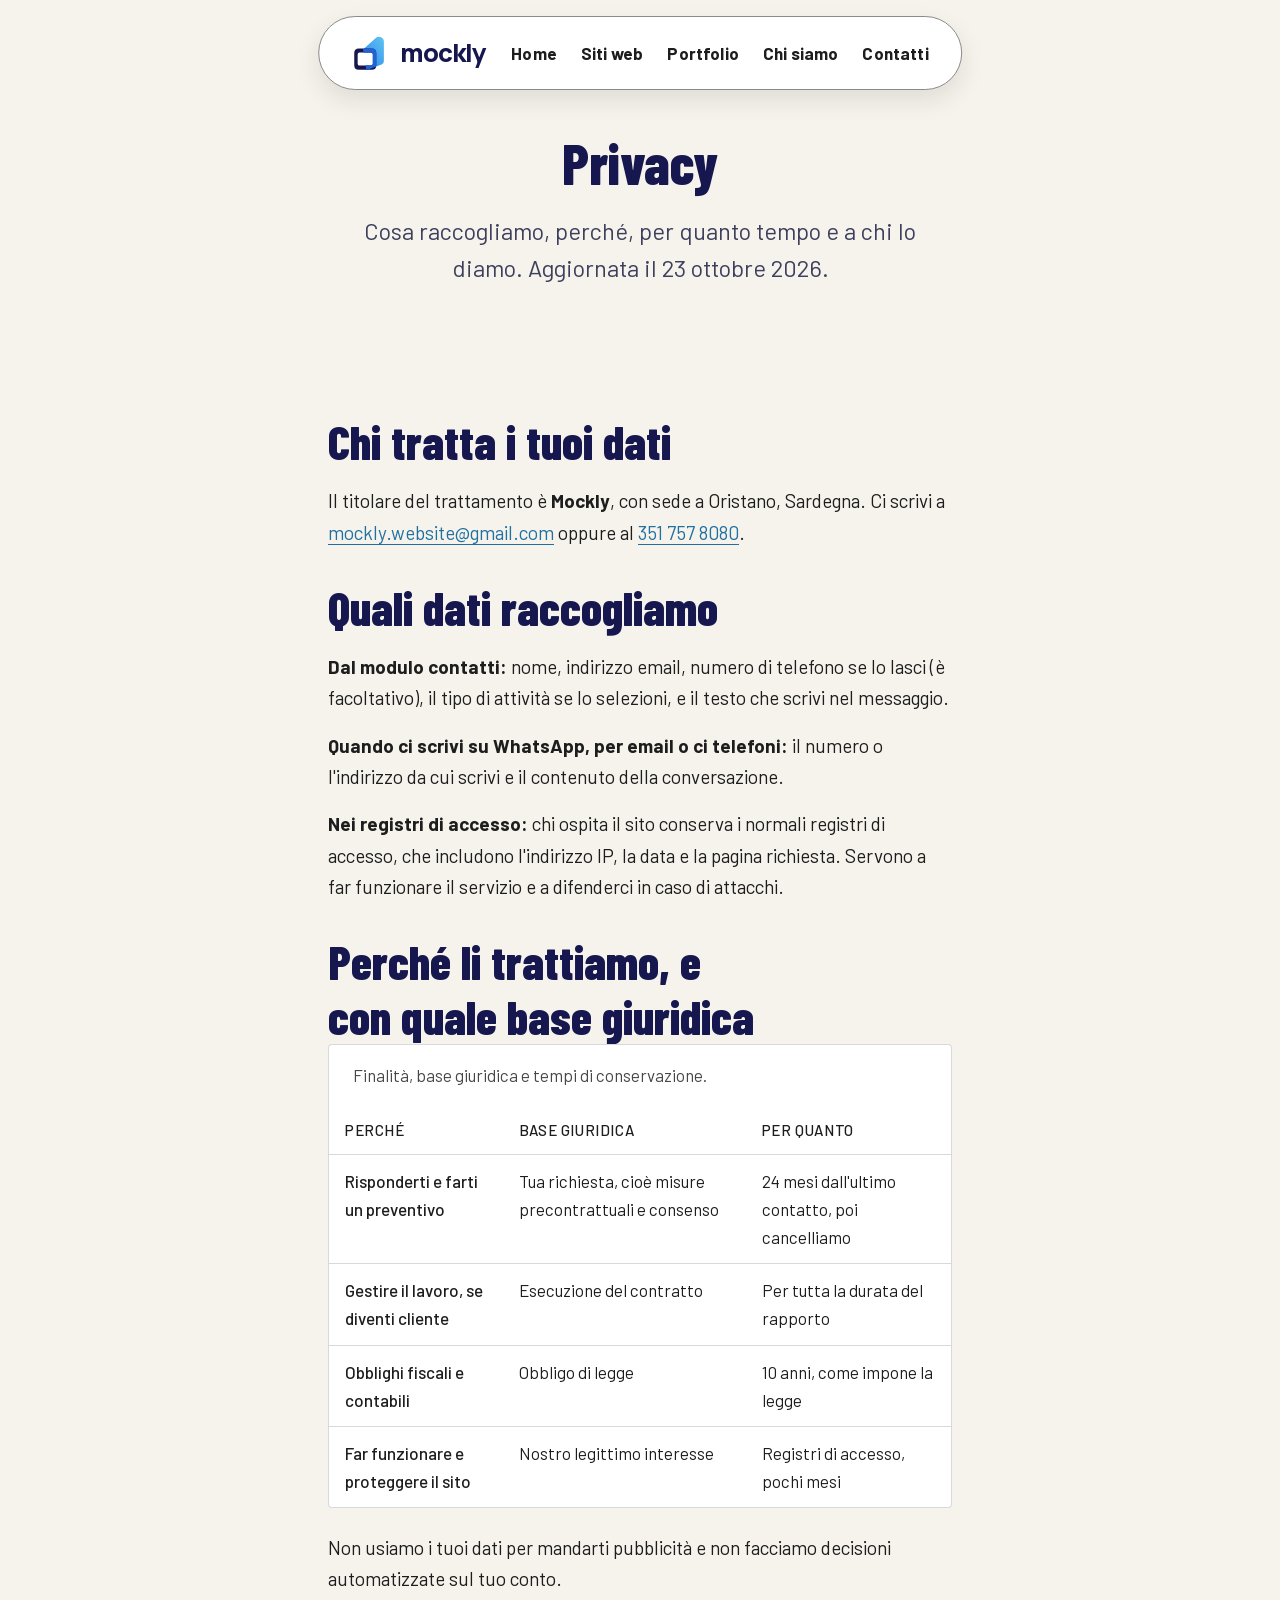
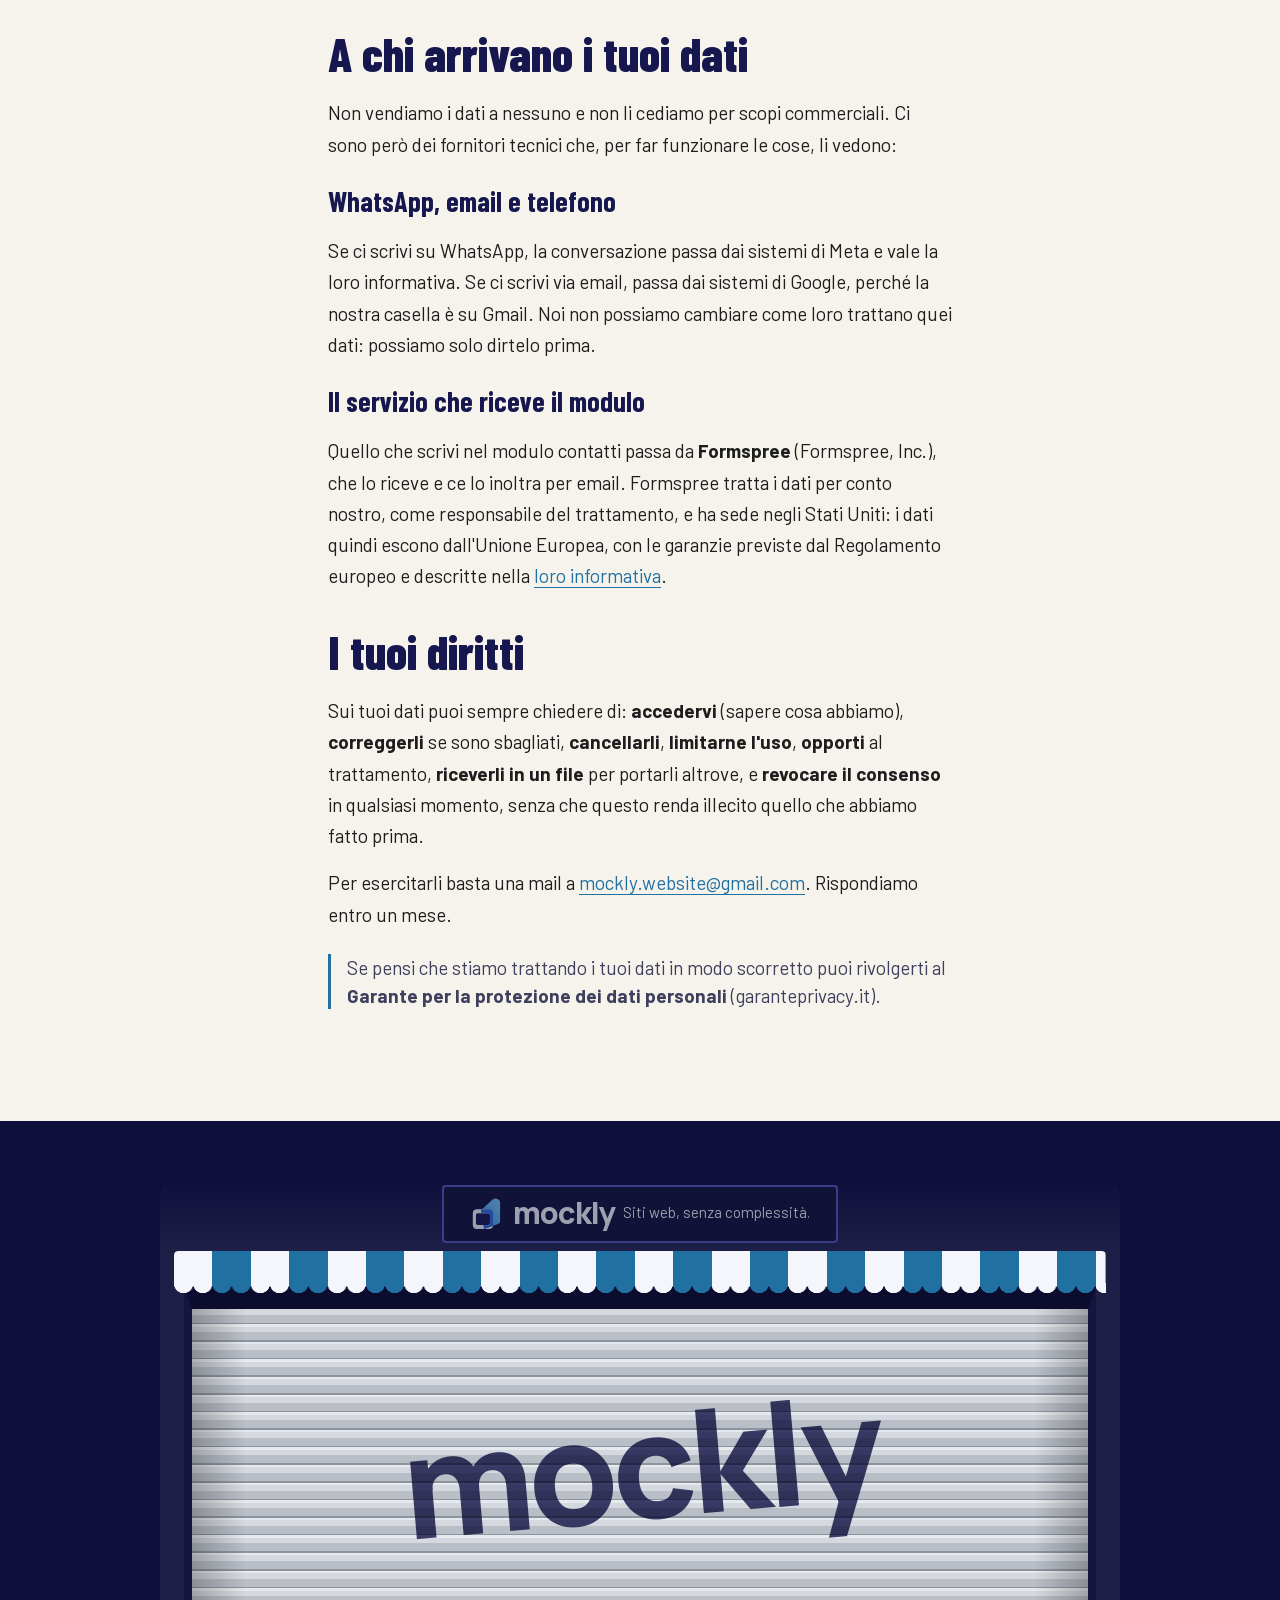
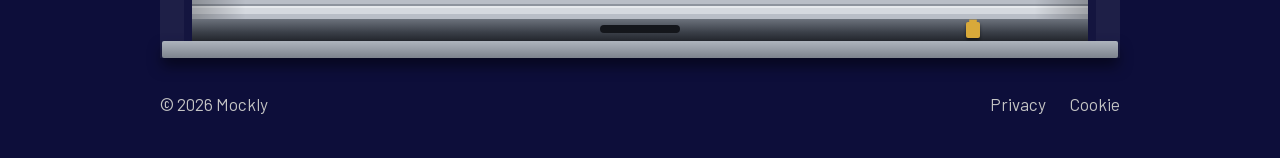
<file: privacy.html>
<!DOCTYPE html>
<html lang="it">
<head>
  <meta charset="utf-8">
  <meta name="viewport" content="width=device-width, initial-scale=1">

  <title>Informativa privacy | Mockly</title>
  <meta name="description" content="Cosa raccogliamo dal modulo contatti, perch&eacute;, per quanto tempo e a chi lo diamo. Nessuna statistica, nessuna profilazione, nessun cookie nostro.">
  <link rel="canonical" href="https://mockly.it/privacy.html">
  <meta name="theme-color" content="#F6F3EC">

  <meta property="og:type" content="website">
  <meta property="og:locale" content="it_IT">
  <meta property="og:site_name" content="Mockly">
  <meta property="og:title" content="Informativa privacy">
  <meta property="og:description" content="Cosa raccogliamo dal modulo contatti, perch&eacute;, per quanto tempo e a chi lo diamo. Nessuna statistica, nessuna profilazione, nessun cookie nostro.">
  <meta property="og:url" content="https://mockly.it/privacy.html">
  <meta property="og:image" content="https://mockly.it/assets/img/og-cover.png">
  <meta property="og:image:width" content="1200">
  <meta property="og:image:height" content="630">
  <meta property="og:image:alt" content="Mockly: parti dal tuo lavoro, al sito pensiamo noi.">
  <meta name="twitter:card" content="summary_large_image">
  <meta name="twitter:title" content="Informativa privacy">
  <meta name="twitter:description" content="Cosa raccogliamo dal modulo contatti, perch&eacute;, per quanto tempo e a chi lo diamo. Nessuna statistica, nessuna profilazione, nessun cookie nostro.">
  <meta name="twitter:image" content="https://mockly.it/assets/img/og-cover.png">
  <meta name="twitter:image:alt" content="Mockly: parti dal tuo lavoro, al sito pensiamo noi.">

  <link rel="stylesheet" href="assets/css/fonts.css?v=20261024a">

  <link rel="icon" href="favicon.ico" sizes="any">
  <link rel="icon" href="assets/img/logo-mockly-icon.svg" type="image/svg+xml">
  <link rel="icon" href="assets/img/favicon-32.png" sizes="32x32" type="image/png">
  <link rel="icon" href="assets/img/favicon-16.png" sizes="16x16" type="image/png">
  <link rel="icon" href="assets/img/favicon.png" type="image/png">
  <link rel="apple-touch-icon" href="assets/img/apple-touch-icon.png">
  <link rel="manifest" href="site.webmanifest">

  <link rel="stylesheet" href="assets/css/tokens.css?v=20261024a">
  <link rel="stylesheet" href="assets/css/base.css?v=20261024a">
  <link rel="stylesheet" href="assets/css/components.css?v=20261024a">
  <link rel="stylesheet" href="assets/css/pages.css?v=20261024a">

  <script type="application/ld+json">
  {
    "@context": "https://schema.org",
    "@type": "WebPage",
    "name": "Informativa privacy",
    "description": "Informativa sul trattamento dei dati personali di Mockly, Oristano.",
    "url": "https://mockly.it/privacy.html",
    "inLanguage": "it-IT",
    "isPartOf": {
      "@type": "WebSite",
      "name": "Mockly",
      "url": "https://mockly.it/"
    }
  }
  </script>
</head>

<body class="page-body night">
  <!-- Sfondo: blu notte fermo, con una sola luce dall'alto. -->
  <div class="scene-bg" aria-hidden="true"></div>

  <a class="skip-link" href="#contenuto">Salta al contenuto</a>

  <!-- Intestazione: uguale su tutte le pagine (logo, menu, tasto Chiama). -->
  <header class="site-header">
    <div class="container site-header__inner">
        <a class="site-header__logo" href="index.html">
        <img class="site-header__logo-icon" src="assets/img/logo-mockly-icon.svg" alt="" width="100" height="100">
        <span class="site-header__logo-text">mockly</span>
      </a>

      <!-- Menu orizzontale (visibile da 1280px in su, sotto resta solo l'hamburger) -->
      <nav class="site-header__navigation" aria-label="Menu principale">
        <ul class="site-header__navigation-list">
          <li><a class="site-header__navigation-link" href="index.html">Home</a></li>
          <li><a class="site-header__navigation-link" href="siti-web.html">Siti web</a></li>
          <li><a class="site-header__navigation-link" href="portfolio.html">Portfolio</a></li>
          <li><a class="site-header__navigation-link" href="chi-siamo.html">Chi siamo</a></li>
          <li><a class="site-header__navigation-link" href="contatti.html">Contatti</a></li>
        </ul>
      </nav>

      <!-- Hamburger: apre il pannello sotto i 1280px -->
      <button class="site-header__toggle" type="button" aria-label="Apri il menu" aria-expanded="false" aria-controls="menu-principale">
        <span class="site-header__toggle-bar" aria-hidden="true"></span>
        <span class="site-header__toggle-bar" aria-hidden="true"></span>
        <span class="site-header__toggle-bar" aria-hidden="true"></span>
      </button>
    </div>

    <!-- Velo scuro, chiude il menu se ci clicchi sopra -->
    <div class="site-header__overlay"></div>

    <!-- Pannello del menu (telefono/tablet) -->
    <div class="site-header__panel" id="menu-principale" role="dialog" aria-modal="true" aria-label="Menu">
      <div class="site-header__panel-head">
        <p class="site-header__panel-brand"><img class="site-header__logo-icon" src="assets/img/logo-mockly-icon.svg" alt="" width="100" height="100">
        <span class="site-header__logo-text">mockly</span></p>
        <button class="site-header__close" type="button" aria-label="Chiudi il menu" data-menu-close>
          <svg class="site-header__close-icon" viewBox="0 0 16 16" aria-hidden="true"><path d="M3 3l10 10M13 3L3 13" fill="none" stroke="currentColor" stroke-width="2" stroke-linecap="round"/></svg>
        </button>
      </div>
      <!-- Menu, versione telefono -->
      <nav aria-label="Menu principale su telefono">
        <p class="site-header__panel-label" aria-hidden="true">Menu</p>
        <ul class="site-header__panel-list">
          <li><a class="site-header__panel-link" href="index.html"><span class="site-header__panel-name">Home</span><span class="site-header__panel-hint">Da dove si parte</span></a></li>
          <li><a class="site-header__panel-link" href="siti-web.html"><span class="site-header__panel-name">Siti web</span><span class="site-header__panel-hint">Cosa facciamo e l'assistenza</span></a></li>
          <li><a class="site-header__panel-link" href="portfolio.html"><span class="site-header__panel-name">Portfolio</span><span class="site-header__panel-hint">Un lavoro vero e undici esempi</span></a></li>
          <li><a class="site-header__panel-link" href="chi-siamo.html"><span class="site-header__panel-name">Chi siamo</span><span class="site-header__panel-hint">Noah, Adriano e Simone</span></a></li>
          <li><a class="site-header__panel-link" href="contatti.html"><span class="site-header__panel-name">Contatti</span><span class="site-header__panel-hint">WhatsApp, telefono, modulo</span></a></li>
        </ul>
      </nav>
      <!-- In fondo al menu: i due modi più rapidi per sentirci -->
      <div class="site-header__panel-foot">
        <a class="button button--primary site-header__panel-contact" href="https://wa.me/393517578080" aria-label="Scrivici su WhatsApp al 351 757 8080">WhatsApp</a>
        <a class="button button--ghost site-header__panel-contact" href="tel:+393517578080" aria-label="Chiama il 351 757 8080">Chiama</a>
      </div>
    </div>
  </header>

    <main id="contenuto">


    <!-- ── Hero ─────────────────────────────────────────────────────── -->
    <section class="hero hero--plain">
      <div class="container container--narrow">
        <h1>Privacy</h1>
        <p class="hero__text">
          Cosa raccogliamo, perch&eacute;, per quanto tempo e a chi lo diamo. Aggiornata il 23 ottobre 2026.
        </p>
      </div>
    </section>

    <!-- ── Chi tratta i tuoi dati ───────────────────────────────────── -->
    <section class="section section--tight">
      <div class="container container--narrow">

        <!-- TODO: questa informativa non e completa finche mancano P.IVA, forma giuridica e sede legale
             del titolare del trattamento (docs/99-aperte.md #9). Sono dati obbligatori: vanno inseriti
             qui sotto prima di pubblicare il sito. -->

        <h2>Chi tratta i tuoi dati</h2>
        <p class="push-small">
          Il titolare del trattamento &egrave; <strong>Mockly</strong>, con sede a Oristano, Sardegna.
          Ci scrivi a <a href="mailto:mockly.website@gmail.com">mockly.website@gmail.com</a> oppure al
          <a href="tel:+393517578080">351 757 8080</a>.
        </p>

        <h2 class="push-large">Quali dati raccogliamo</h2>
        <p class="push-small">
          <strong>Dal modulo contatti:</strong> nome, indirizzo email, numero di telefono se lo lasci (&egrave;
          facoltativo), il tipo di attivit&agrave; se lo selezioni, e il testo che scrivi nel messaggio.
        </p>
        <p class="push-small">
          <strong>Quando ci scrivi su WhatsApp, per email o ci telefoni:</strong> il numero o l'indirizzo da
          cui scrivi e il contenuto della conversazione.
        </p>
        <p class="push-small">
          <strong>Nei registri di accesso:</strong> chi ospita il sito conserva i normali registri di accesso,
          che includono l'indirizzo IP, la data e la pagina richiesta. Servono a far funzionare il servizio
          e a difenderci in caso di attacchi.
        </p>

        <h2 class="push-large">Perch&eacute; li trattiamo, e con quale base giuridica</h2>
        <div class="plan-table__scroll">
          <table class="plan-table">
            <caption class="plan-table__caption">Finalit&agrave;, base giuridica e tempi di conservazione.</caption>
            <thead>
              <tr>
                <th scope="col">Perch&eacute;</th>
                <th scope="col">Base giuridica</th>
                <th scope="col">Per quanto</th>
              </tr>
            </thead>
            <tbody>
              <tr>
                <th scope="row" class="plan-table__cell--feature">Risponderti e farti un preventivo</th>
                <td class="plan-table__cell--plan">Tua richiesta, cio&egrave; misure precontrattuali e consenso</td>
                <td class="plan-table__cell--plan">24 mesi dall'ultimo contatto, poi cancelliamo</td>
              </tr>
              <tr>
                <th scope="row" class="plan-table__cell--feature">Gestire il lavoro, se diventi cliente</th>
                <td class="plan-table__cell--plan">Esecuzione del contratto</td>
                <td class="plan-table__cell--plan">Per tutta la durata del rapporto</td>
              </tr>
              <tr>
                <th scope="row" class="plan-table__cell--feature">Obblighi fiscali e contabili</th>
                <td class="plan-table__cell--plan">Obbligo di legge</td>
                <td class="plan-table__cell--plan">10 anni, come impone la legge</td>
              </tr>
              <tr>
                <th scope="row" class="plan-table__cell--feature">Far funzionare e proteggere il sito</th>
                <td class="plan-table__cell--plan">Nostro legittimo interesse</td>
                <td class="plan-table__cell--plan">Registri di accesso, pochi mesi</td>
              </tr>
            </tbody>
          </table>
        </div>
        <p class="push-medium">
          Non usiamo i tuoi dati per mandarti pubblicit&agrave; e non facciamo decisioni automatizzate sul tuo conto.
        </p>

        <h2 class="push-large">A chi arrivano i tuoi dati</h2>
        <p class="push-small">
          Non vendiamo i dati a nessuno e non li cediamo per scopi commerciali. Ci sono per&ograve; dei fornitori
          tecnici che, per far funzionare le cose, li vedono:
        </p>

        <h3 class="push-medium">WhatsApp, email e telefono</h3>
        <p class="push-small">
          Se ci scrivi su WhatsApp, la conversazione passa dai sistemi di Meta e vale la loro informativa. Se ci
          scrivi via email, passa dai sistemi di Google, perch&eacute; la nostra casella &egrave; su Gmail. Noi non
          possiamo cambiare come loro trattano quei dati: possiamo solo dirtelo prima.
        </p>

        <h3 class="push-medium">Il servizio che riceve il modulo</h3>
        <p class="push-small">
          Quello che scrivi nel modulo contatti passa da <strong>Formspree</strong> (Formspree, Inc.), che lo
          riceve e ce lo inoltra per email. Formspree tratta i dati per conto nostro, come responsabile del
          trattamento, e ha sede negli Stati Uniti: i dati quindi escono dall'Unione Europea, con le garanzie
          previste dal Regolamento europeo e descritte nella
          <a href="https://formspree.io/legal/privacy-policy/" rel="noopener">loro informativa</a>.
        </p>
        <!-- TODO: controllare nell'account Formspree l'accordo sul trattamento dei dati (DPA) e per quanto
             tempo conservano i messaggi; se si possono cancellare dopo l'inoltro, scriverlo qui. -->

        <h2 class="push-large">I tuoi diritti</h2>
        <p class="push-small">
          Sui tuoi dati puoi sempre chiedere di: <strong>accedervi</strong> (sapere cosa abbiamo),
          <strong>correggerli</strong> se sono sbagliati, <strong>cancellarli</strong>,
          <strong>limitarne l'uso</strong>, <strong>opporti</strong> al trattamento,
          <strong>riceverli in un file</strong> per portarli altrove, e <strong>revocare il consenso</strong>
          in qualsiasi momento, senza che questo renda illecito quello che abbiamo fatto prima.
        </p>
        <p class="push-small">
          Per esercitarli basta una mail a
          <a href="mailto:mockly.website@gmail.com">mockly.website@gmail.com</a>. Rispondiamo entro un mese.
        </p>
        <p class="note push-medium">
          Se pensi che stiamo trattando i tuoi dati in modo scorretto puoi rivolgerti al
          <strong>Garante per la protezione dei dati personali</strong> (garanteprivacy.it).
        </p>

      </div>
    </section>

  </main>

  

  <!-- Piè di pagina: uguale su tutte le pagine. -->
  <footer class="site-footer">
    <div class="container">

      <!-- La facciata di un negozio: la serranda si alza mentre arrivi in fondo. -->
      <div class="shopfront" data-shopfront>
        <p class="shopfront__sign"><img class="shopfront__logo" src="assets/img/logo-mockly-icon-light.svg" alt="" width="100" height="100"><span class="shopfront__name">mockly</span><span class="shopfront__motto">Siti web, senza complessità.</span></p>
        <div class="shopfront__awning" aria-hidden="true"></div>

        <div class="shopfront__bay" data-shopfront-bay>
          <div class="shopfront__shop">
            <div class="shopfront__glass">
              <ul class="shopfront__contacts">
                <li><a class="shopfront__contact" href="https://wa.me/393517578080" aria-label="Scrivici su WhatsApp al 351 757 8080"><svg class="shopfront__icon" viewBox="0 0 20 20" aria-hidden="true"><path d="M4 15.5 5 12a6 6 0 1 1 2.4 2.1L4 15.5Z"/></svg><span class="shopfront__contact-text"><small>WhatsApp</small>351 757 8080</span></a></li>
                <li><a class="shopfront__contact" href="tel:+393517578080" aria-label="Chiama il 351 757 8080"><svg class="shopfront__icon" viewBox="0 0 20 20" aria-hidden="true"><path d="M6.6 2.5 4.3 3.2C3.5 3.5 3 4.3 3.1 5.1c.7 6 5.8 11.1 11.8 11.8.8.1 1.6-.4 1.9-1.2l.7-2.3a1 1 0 0 0-.6-1.2l-3.2-1.2a1 1 0 0 0-1.1.3l-1 1.2a9.6 9.6 0 0 1-4.6-4.6l1.2-1a1 1 0 0 0 .3-1.1L7.8 3.1a1 1 0 0 0-1.2-.6Z"/></svg><span class="shopfront__contact-text"><small>Telefono</small>351 757 8080</span></a></li>
                <li><a class="shopfront__contact" href="mailto:mockly.website@gmail.com" aria-label="Scrivi a mockly.website@gmail.com"><svg class="shopfront__icon" viewBox="0 0 20 20" aria-hidden="true"><rect x="2.5" y="4.5" width="15" height="11" rx="2"/><path d="m3 6 7 5 7-5"/></svg><span class="shopfront__contact-text"><small>Email</small>mockly.website@gmail.com</span></a></li>
                <li><a class="shopfront__contact" href="https://www.instagram.com/mockly.site/" target="_blank" rel="noopener"><svg class="shopfront__icon" viewBox="0 0 20 20" aria-hidden="true"><rect x="3" y="3" width="14" height="14" rx="4"/><circle cx="10" cy="10" r="3.2"/><circle cx="14.2" cy="5.8" r="0.6"/></svg><span class="shopfront__contact-text"><small>Instagram</small>@mockly.site</span></a></li>
              </ul>
            </div>

            <nav class="shopfront__door" aria-label="Collegamenti del footer">
              <ul class="shopfront__pages">
                <li><a class="shopfront__page" href="index.html">Home</a></li>
                <li><a class="shopfront__page" href="siti-web.html">Siti web</a></li>
                <li><a class="shopfront__page" href="portfolio.html">Portfolio</a></li>
                <li><a class="shopfront__page" href="chi-siamo.html">Chi siamo</a></li>
                <li><a class="shopfront__page" href="contatti.html">Contatti</a></li>
              </ul>
            </nav>
          </div>

          <div class="shopfront__roll" aria-hidden="true">
            <span class="shopfront__paint">mockly</span>
            <span class="shopfront__rail"></span>
          </div>
        </div>

        <div class="shopfront__step" aria-hidden="true"></div>
      </div>

      <div class="site-footer__legal">
        <span>© 2026 Mockly</span>
        <a class="site-footer__link" href="privacy.html">Privacy</a>
        <a class="site-footer__link" href="cookie.html">Cookie</a>
      </div>
    </div>
  </footer>

  <div class="whatsapp-bar">
    <a class="button button--primary whatsapp-bar__button" href="https://wa.me/393517578080?text=Ciao%20Mockly%2C%20ho%20visto%20il%20vostro%20sito%20e%20vorrei%20parlare%20del%20sito%20della%20mia%20attivit%C3%A0." aria-label="Scrivici su WhatsApp al 351 757 8080">
      <svg class="whatsapp-bar__icon" viewBox="0 0 20 20" aria-hidden="true"><path d="M4 15.5 5 12a6 6 0 1 1 2.4 2.1L4 15.5Z" fill="none" stroke="currentColor" stroke-width="1.7" stroke-linecap="round" stroke-linejoin="round"/></svg>
    </a>
  </div>

  <button class="back-to-top" type="button" aria-label="Torna in cima alla pagina">
    <svg class="back-to-top__icon" viewBox="0 0 20 20" aria-hidden="true"><path d="M10 16V4m0 0 6 6m-6-6L4 10" fill="none" stroke="currentColor" stroke-width="2" stroke-linecap="round" stroke-linejoin="round"/></svg>
  </button>

  <script src="assets/js/main.js?v=20261024a"></script>
</body>
</html>
</file>
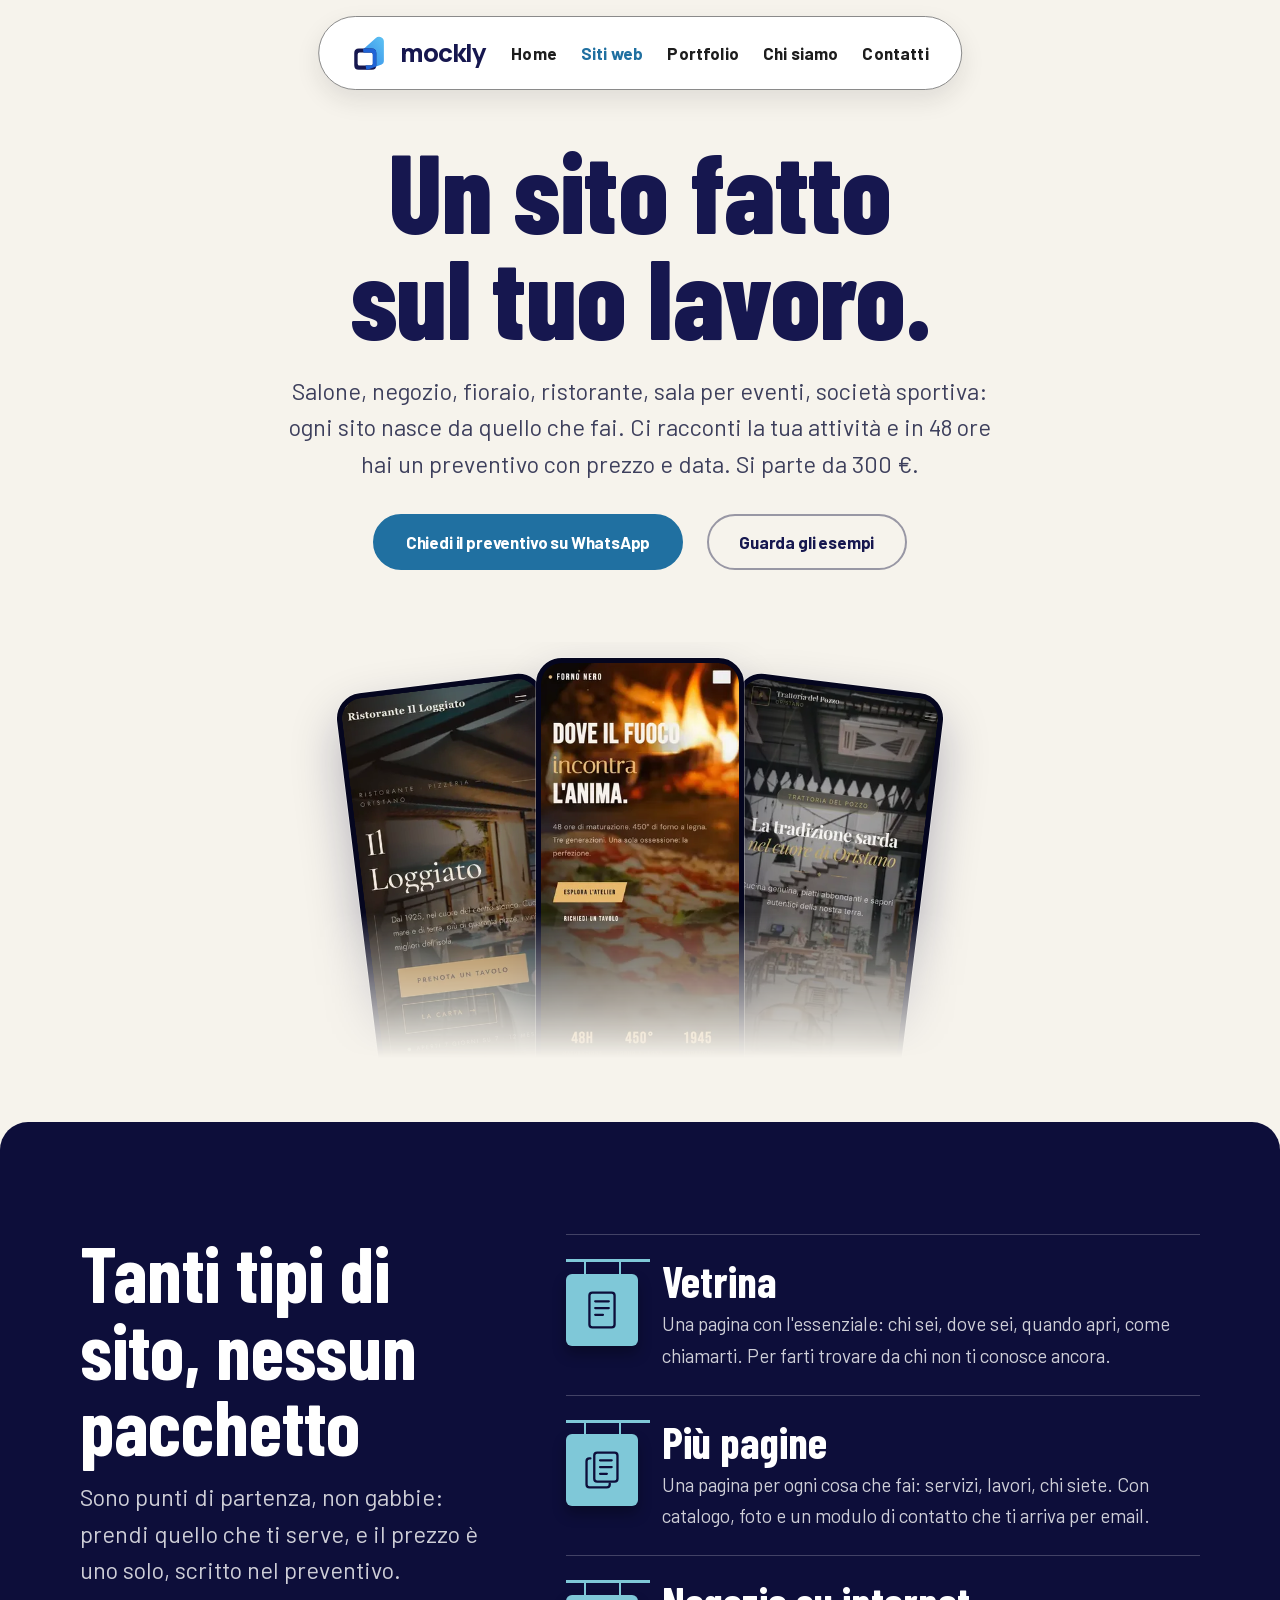
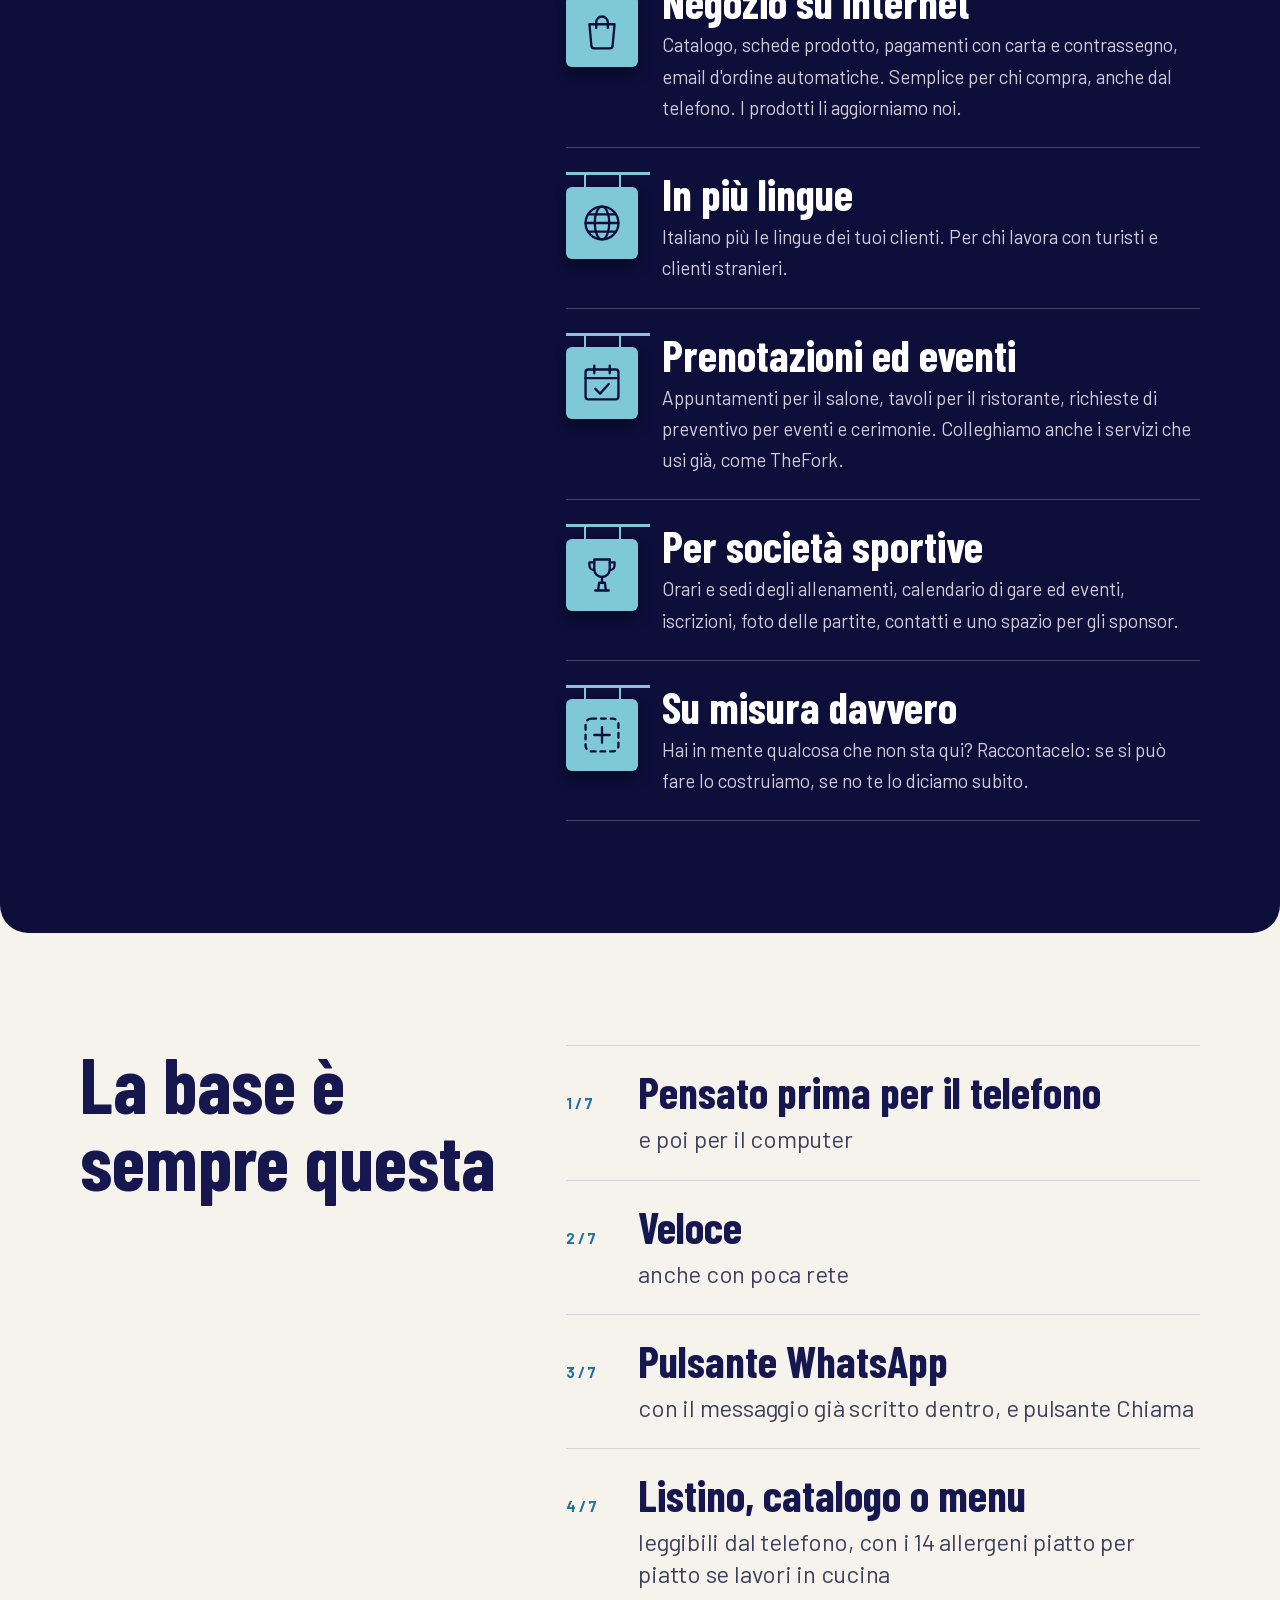
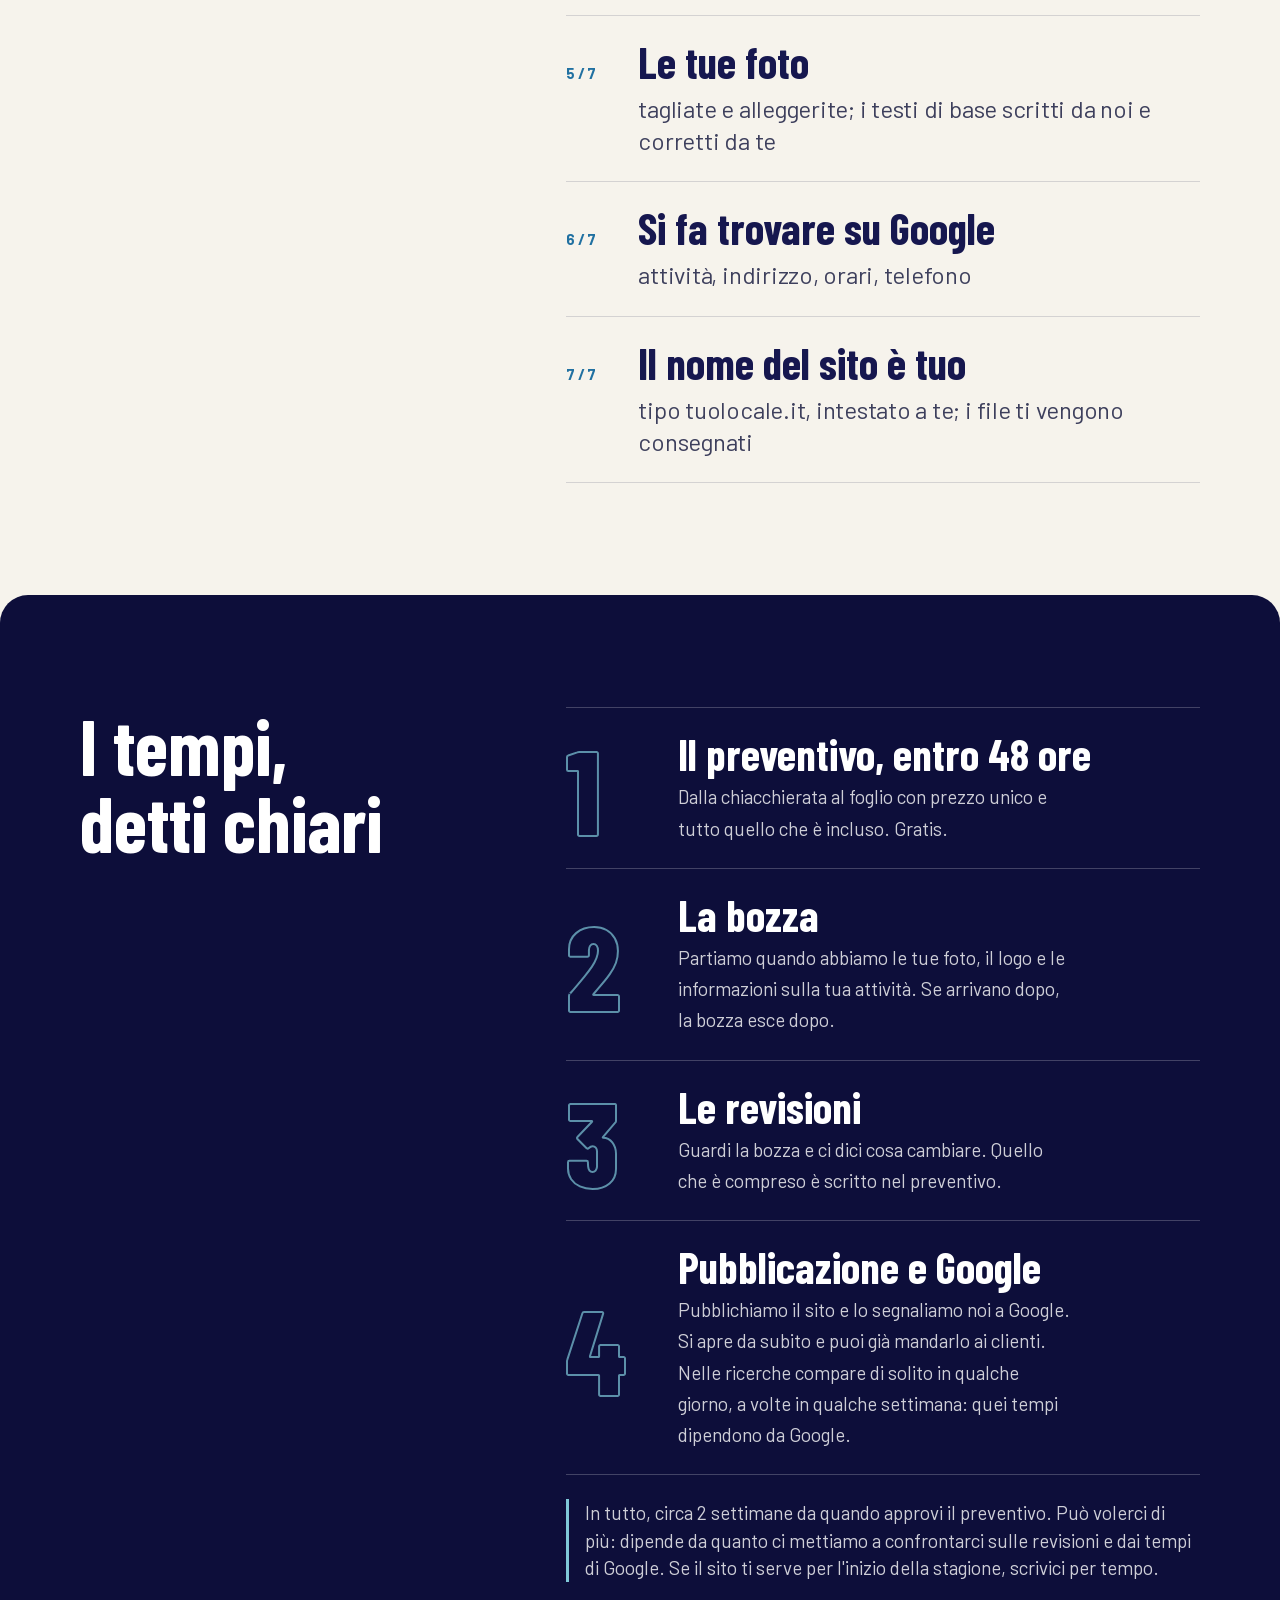
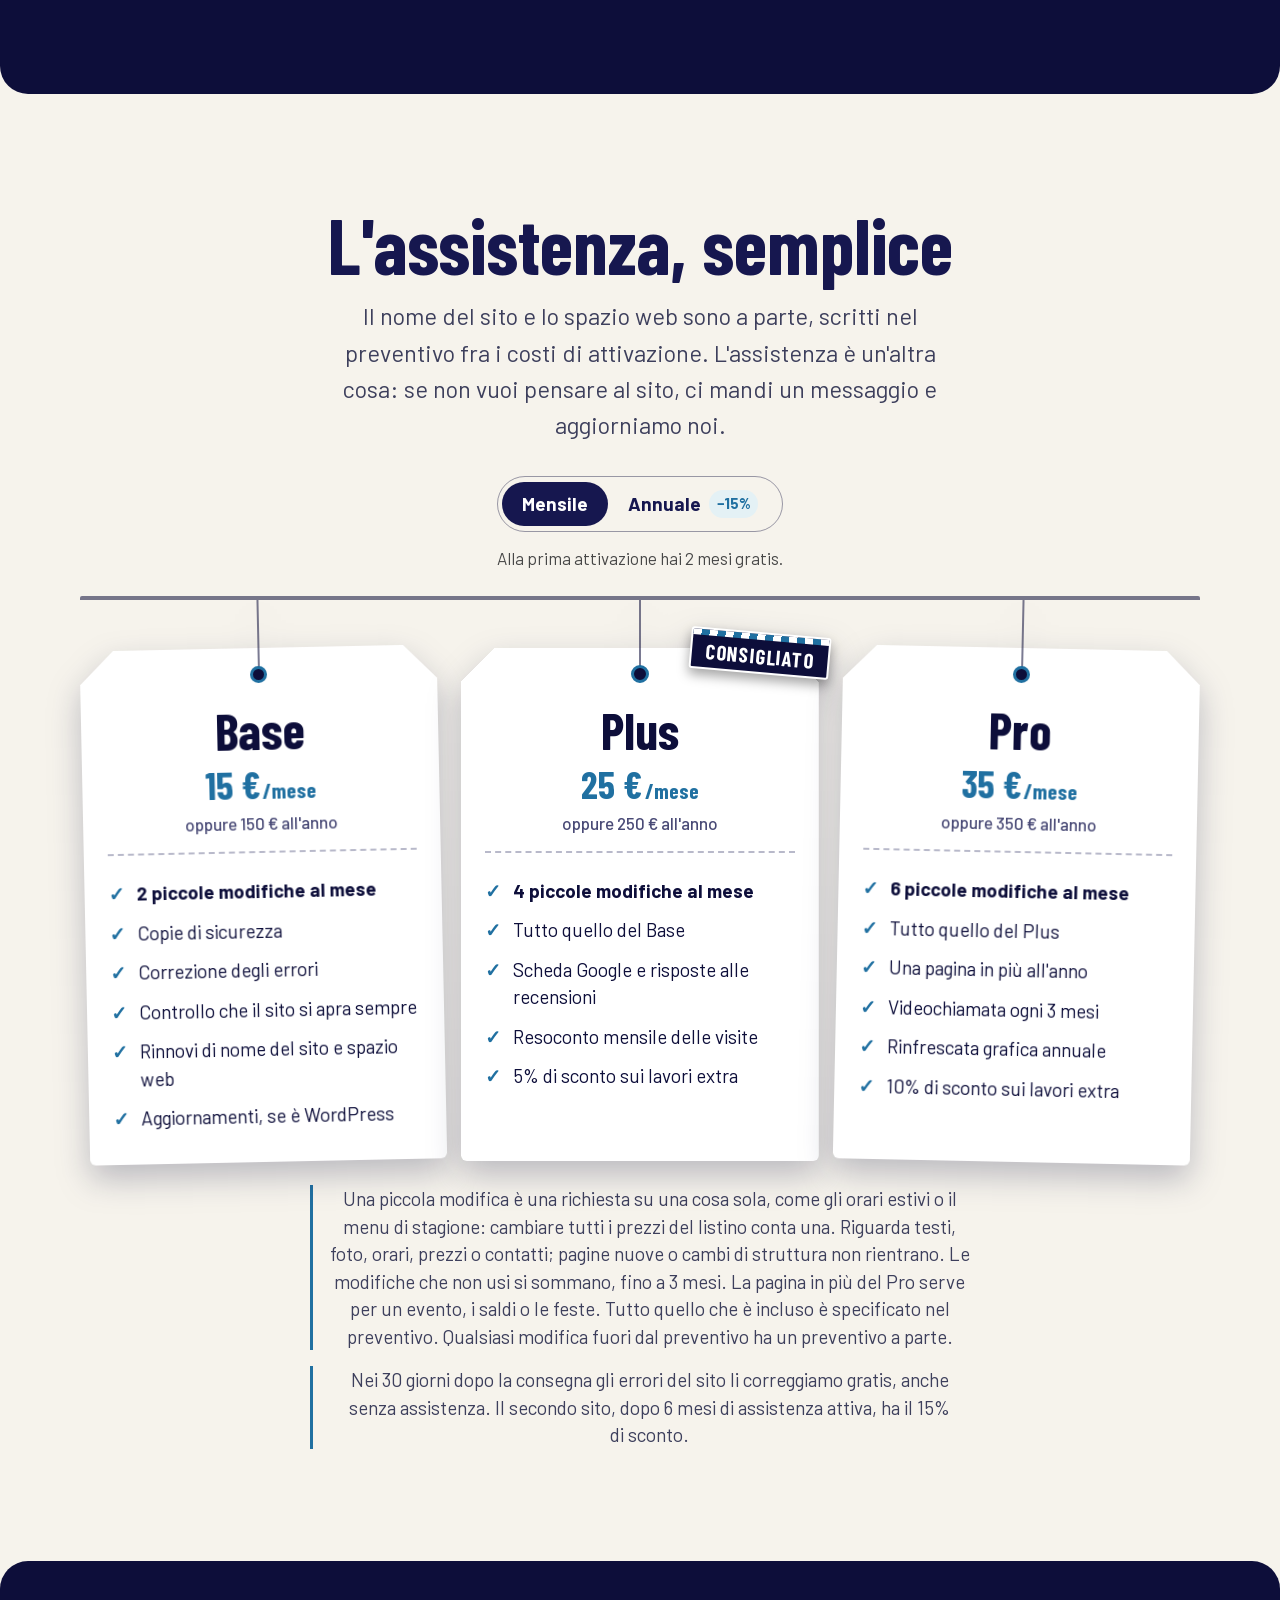
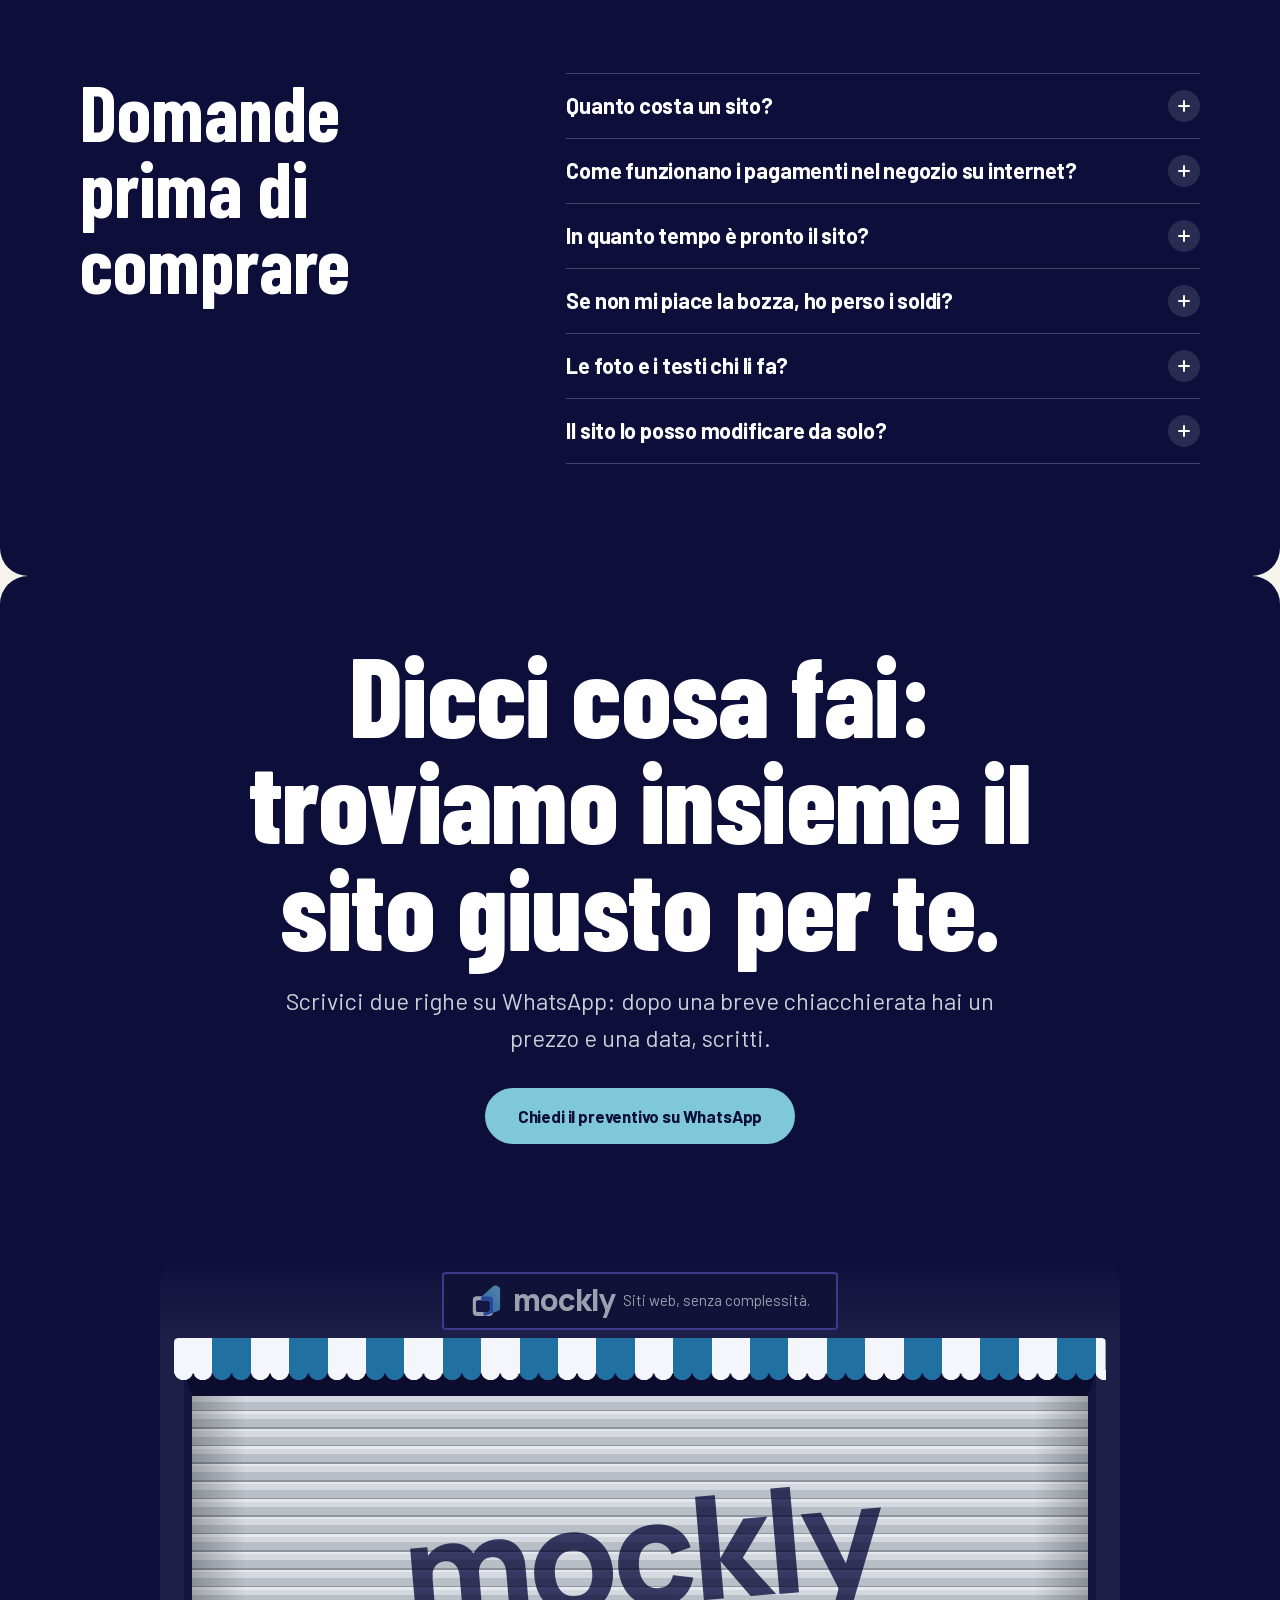
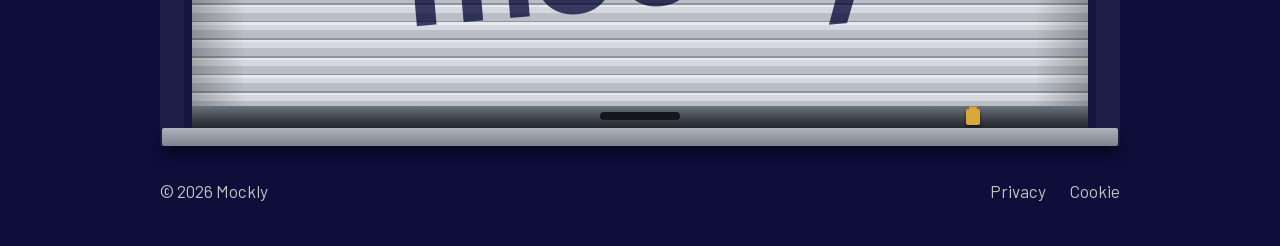
<file: siti-web.html>
<!DOCTYPE html>
<html lang="it">
<head>
  <meta charset="utf-8">
  <meta name="viewport" content="width=device-width, initial-scale=1">

  <title>Siti web di ogni tipo, costruiti sul tuo lavoro | Mockly</title>
  <meta name="description" content="Siti per saloni, negozi, ristoranti, sale per eventi e società sportive. Da 300 €, preventivo scritto in 48 ore, sito pronto in circa 2 settimane.">
  <link rel="canonical" href="https://mockly.it/siti-web.html">
  <meta name="theme-color" content="#F6F3EC">

  <meta property="og:type" content="website">
  <meta property="og:locale" content="it_IT">
  <meta property="og:site_name" content="Mockly">
  <meta property="og:title" content="Siti web di ogni tipo, costruiti sul tuo lavoro">
  <meta property="og:description" content="Siti per saloni, negozi, ristoranti, sale per eventi e società sportive. Da 300 €, preventivo scritto in 48 ore, sito pronto in circa 2 settimane.">
  <meta property="og:url" content="https://mockly.it/siti-web.html">
  <meta property="og:image" content="https://mockly.it/assets/img/og-cover.png">
  <meta property="og:image:width" content="1200">
  <meta property="og:image:height" content="630">
  <meta property="og:image:alt" content="Mockly: parti dal tuo lavoro, al sito pensiamo noi.">
  <meta name="twitter:card" content="summary_large_image">
  <meta name="twitter:title" content="Siti web di ogni tipo, costruiti sul tuo lavoro">
  <meta name="twitter:description" content="Siti per saloni, negozi, ristoranti, sale per eventi e società sportive. Da 300 €, preventivo scritto in 48 ore, sito pronto in circa 2 settimane.">
  <meta name="twitter:image" content="https://mockly.it/assets/img/og-cover.png">
  <meta name="twitter:image:alt" content="Mockly: parti dal tuo lavoro, al sito pensiamo noi.">

  <link rel="stylesheet" href="assets/css/fonts.css?v=20261024a">

  <link rel="icon" href="favicon.ico" sizes="any">
  <link rel="icon" href="assets/img/logo-mockly-icon.svg" type="image/svg+xml">
  <link rel="icon" href="assets/img/favicon-32.png" sizes="32x32" type="image/png">
  <link rel="icon" href="assets/img/favicon-16.png" sizes="16x16" type="image/png">
  <link rel="icon" href="assets/img/favicon.png" type="image/png">
  <link rel="apple-touch-icon" href="assets/img/apple-touch-icon.png">
  <link rel="manifest" href="site.webmanifest">

  <link rel="stylesheet" href="assets/css/tokens.css?v=20261024a">
  <link rel="stylesheet" href="assets/css/base.css?v=20261024a">
  <link rel="stylesheet" href="assets/css/components.css?v=20261024a">
  <link rel="stylesheet" href="assets/css/pages.css?v=20261024a">

  <script type="application/ld+json">
  {
    "@context": "https://schema.org",
    "@type": "Service",
    "name": "Siti web su misura di ogni tipo",
    "serviceType": "Realizzazione di siti web scritti a mano: vetrina, più pagine, negozio su internet, in più lingue, prenotazioni",
    "description": "Vetrina, più pagine, negozio su internet, in più lingue: ogni sito è costruito sul tuo lavoro, senza pacchetti. Per saloni, negozi, ristoranti, sale per eventi e società sportive. Da 300 €. Preventivo scritto entro 48 ore con prezzo unico, sito pronto in circa 2 settimane dall'approvazione del preventivo.",
    "url": "https://mockly.it/siti-web.html",
    "areaServed": {
      "@type": "AdministrativeArea",
      "name": "Sardegna"
    },
    "provider": {
      "@type": "ProfessionalService",
      "name": "Mockly",
      "url": "https://mockly.it/",
      "email": "mockly.website@gmail.com",
      "telephone": "+39-351-757-8080",
      "address": {
        "@type": "PostalAddress",
        "addressLocality": "Oristano",
        "addressRegion": "Sardegna",
        "addressCountry": "IT"
      }
    }
  }
  </script>

  <script type="application/ld+json">
  {
    "@context": "https://schema.org",
    "@type": "FAQPage",
    "mainEntity": [
      {
        "@type": "Question",
        "name": "Quanto costa un sito?",
        "acceptedAnswer": {
          "@type": "Answer",
          "text": "Si parte da 300 €. Il resto dipende da cosa deve fare: pagine, lingue, catalogo, prenotazioni. Non abbiamo pacchetti, quindi il prezzo esatto sta nel preventivo che ricevi entro 48 ore: una cifra unica, con la data di consegna dentro. Tutto quello che è incluso è scritto nel preventivo; quello che chiedi in più ha un preventivo a parte. Il nome del sito e lo spazio web sono a parte, scritti nel preventivo fra i costi di attivazione."
        }
      },
      {
        "@type": "Question",
        "name": "Come funzionano i pagamenti nel negozio su internet?",
        "acceptedAnswer": {
          "@type": "Answer",
          "text": "Colleghiamo pagamenti con carta e contrassegno, con email d'ordine automatiche a te e al cliente. I soldi passano dai circuiti ufficiali, mai dalle nostre mani."
        }
      },
      {
        "@type": "Question",
        "name": "In quanto tempo è pronto il sito?",
        "acceptedAnswer": {
          "@type": "Answer",
          "text": "Preventivo entro 48 ore. Il sito è pronto in circa 2 settimane da quando approvi il preventivo. Può volerci di più: dipende da quanto ci mettiamo a confrontarci sulle revisioni e dai tempi di Google."
        }
      },
      {
        "@type": "Question",
        "name": "Se non mi piace la bozza, ho perso i soldi?",
        "acceptedAnswer": {
          "@type": "Answer",
          "text": "No. Se dopo la prima bozza ci dici che non va, ci fermiamo e paghi solo il lavoro fatto fino a lì."
        }
      },
      {
        "@type": "Question",
        "name": "Le foto e i testi chi li fa?",
        "acceptedAnswer": {
          "@type": "Answer",
          "text": "I testi di base li scriviamo noi dopo una chiacchierata di una ventina di minuti, e tu li correggi. Se vuoi testi più elaborati, si pagano a parte. Le foto che hai già le sistemiamo noi: taglio, luce, peso del file. Un servizio fotografico si paga a parte."
        }
      },
      {
        "@type": "Question",
        "name": "Il sito lo posso modificare da solo?",
        "acceptedAnswer": {
          "@type": "Answer",
          "text": "Non da un pannello, perché il pannello non c'è: è questo che lo rende leggero e veloce. Le modifiche le facciamo noi con l'assistenza, e se preferisci gestire tutto da solo ti diciamo se WordPress fa più per te: in quel caso lo configuriamo noi."
        }
      }
    ]
  }
  </script>
</head>

<body class="page-body night">
  <!-- Sfondo: blu notte fermo, con una sola luce dall'alto. -->
  <div class="scene-bg" aria-hidden="true"></div>

  <!-- Prezzo pubblico solo di partenza (da 300 €): il prezzo esatto sta nel preventivo. Tempi: preventivo 48 h, sito pronto in circa 2 settimane dall'approvazione del preventivo. -->

  <a class="skip-link" href="#contenuto">Salta al contenuto</a>

  <!-- Intestazione: uguale su tutte le pagine (logo, menu, tasto Chiama). -->
  <header class="site-header">
    <div class="container site-header__inner">
        <a class="site-header__logo" href="index.html">
        <img class="site-header__logo-icon" src="assets/img/logo-mockly-icon.svg" alt="" width="100" height="100">
        <span class="site-header__logo-text">mockly</span>
      </a>

      <!-- Menu orizzontale (visibile da 1280px in su, sotto resta solo l'hamburger) -->
      <nav class="site-header__navigation" aria-label="Menu principale">
        <ul class="site-header__navigation-list">
          <li><a class="site-header__navigation-link" href="index.html">Home</a></li>
          <li><a class="site-header__navigation-link is-current" href="siti-web.html" aria-current="page">Siti web</a></li>
          <li><a class="site-header__navigation-link" href="portfolio.html">Portfolio</a></li>
          <li><a class="site-header__navigation-link" href="chi-siamo.html">Chi siamo</a></li>
          <li><a class="site-header__navigation-link" href="contatti.html">Contatti</a></li>
        </ul>
      </nav>

      <!-- Hamburger: apre il pannello sotto i 1280px -->
      <button class="site-header__toggle" type="button" aria-label="Apri il menu" aria-expanded="false" aria-controls="menu-principale">
        <span class="site-header__toggle-bar" aria-hidden="true"></span>
        <span class="site-header__toggle-bar" aria-hidden="true"></span>
        <span class="site-header__toggle-bar" aria-hidden="true"></span>
      </button>
    </div>

    <!-- Velo scuro, chiude il menu se ci clicchi sopra -->
    <div class="site-header__overlay"></div>

    <!-- Pannello del menu (telefono/tablet) -->
    <div class="site-header__panel" id="menu-principale" role="dialog" aria-modal="true" aria-label="Menu">
      <div class="site-header__panel-head">
        <p class="site-header__panel-brand"><img class="site-header__logo-icon" src="assets/img/logo-mockly-icon.svg" alt="" width="100" height="100">
        <span class="site-header__logo-text">mockly</span></p>
        <button class="site-header__close" type="button" aria-label="Chiudi il menu" data-menu-close>
          <svg class="site-header__close-icon" viewBox="0 0 16 16" aria-hidden="true"><path d="M3 3l10 10M13 3L3 13" fill="none" stroke="currentColor" stroke-width="2" stroke-linecap="round"/></svg>
        </button>
      </div>
      <!-- Menu, versione telefono -->
      <nav aria-label="Menu principale su telefono">
        <p class="site-header__panel-label" aria-hidden="true">Menu</p>
        <ul class="site-header__panel-list">
          <li><a class="site-header__panel-link" href="index.html"><span class="site-header__panel-name">Home</span><span class="site-header__panel-hint">Da dove si parte</span></a></li>
          <li><a class="site-header__panel-link is-current" href="siti-web.html" aria-current="page"><span class="site-header__panel-name">Siti web</span><span class="site-header__panel-hint">Cosa facciamo e l'assistenza</span></a></li>
          <li><a class="site-header__panel-link" href="portfolio.html"><span class="site-header__panel-name">Portfolio</span><span class="site-header__panel-hint">Un lavoro vero e undici esempi</span></a></li>
          <li><a class="site-header__panel-link" href="chi-siamo.html"><span class="site-header__panel-name">Chi siamo</span><span class="site-header__panel-hint">Noah, Adriano e Simone</span></a></li>
          <li><a class="site-header__panel-link" href="contatti.html"><span class="site-header__panel-name">Contatti</span><span class="site-header__panel-hint">WhatsApp, telefono, modulo</span></a></li>
        </ul>
      </nav>
      <!-- In fondo al menu: i due modi più rapidi per sentirci -->
      <div class="site-header__panel-foot">
        <a class="button button--primary site-header__panel-contact" href="https://wa.me/393517578080" aria-label="Scrivici su WhatsApp al 351 757 8080">WhatsApp</a>
        <a class="button button--ghost site-header__panel-contact" href="tel:+393517578080" aria-label="Chiama il 351 757 8080">Chiama</a>
      </div>
    </div>
  </header>

  <main id="contenuto">


    <!-- ── Hero ─────────────────────────────────────────────────────── -->
    <section class="hero hero--page">
      <div class="container hero__inner">
        <div class="hero__content">
          <h1 class="hero__title-page">Un sito fatto sul tuo lavoro.</h1>
          <p class="hero__text">
            Salone, negozio, fioraio, ristorante, sala per eventi, società sportiva: ogni sito nasce da quello che fai. Ci racconti la tua attività e in 48 ore hai un preventivo con prezzo e data. Si parte da 300&nbsp;€.
          </p>

          <div class="hero__actions button-group button-group--stacked">
            <a class="button button--primary" href="https://wa.me/393517578080?text=Ciao%20Mockly%2C%20vorrei%20un%20preventivo%20per%20il%20sito%20della%20mia%20attivit%C3%A0." aria-label="Chiedi il preventivo su WhatsApp al 351 757 8080">
              Chiedi il preventivo su WhatsApp
            </a>
            <a class="button button--ghost" href="portfolio.html">Guarda gli esempi</a>
          </div>
        </div>

        <!-- Tre esempi visti da telefono: tre lavori diversi, tre siti diversi. -->
        <div class="hero-phones" aria-hidden="true">
          <span class="hero-phones__item"><img src="assets/img/projects/il-loggiato-phone.webp" srcset="assets/img/projects/il-loggiato-phone-300.webp 300w, assets/img/projects/il-loggiato-phone.webp 520w" sizes="(min-width: 64em) 208px, 28vw" alt="" width="520" height="1125"></span>
          <span class="hero-phones__item"><img src="assets/img/projects/forno-nero-phone.webp" srcset="assets/img/projects/forno-nero-phone-300.webp 300w, assets/img/projects/forno-nero-phone.webp 520w" sizes="(min-width: 64em) 208px, 28vw" alt="" width="520" height="1125"></span>
          <span class="hero-phones__item"><img src="assets/img/projects/trattoria-del-pozzo-phone.webp" srcset="assets/img/projects/trattoria-del-pozzo-phone-300.webp 300w, assets/img/projects/trattoria-del-pozzo-phone.webp 520w" sizes="(min-width: 64em) 208px, 28vw" alt="" width="520" height="1125"></span>
        </div>
      </div>
    </section>

    <!-- ── I tipi ───────────────────────────────────────────────────── -->
    <section class="section section--tight sheet" id="tipi">
      <div class="container">
        <div class="section__header">
          <h2 class="section__title section__title--wide">Tanti tipi di sito, nessun pacchetto</h2>
          <p class="section__intro">
            Sono punti di partenza, non gabbie: prendi quello che ti serve, e il prezzo è uno solo, scritto nel preventivo.
          </p>
        </div>

        <ul class="card-grid card-grid--3">
          <li class="product-card product-card--type">
            <svg class="product-card__icon" viewBox="0 0 48 48" aria-hidden="true"><rect x="11" y="6" width="26" height="36" rx="3"/><path d="M17 15h14M17 22h14M17 29h8"/></svg>
            <h3 class="product-card__title">Vetrina</h3>
            <p class="product-card__description">
              Una pagina con l'essenziale: chi sei, dove sei, quando apri, come chiamarti. Per farti trovare da chi non ti conosce ancora.
            </p>
          </li>
          <li class="product-card product-card--type">
            <svg class="product-card__icon" viewBox="0 0 48 48" aria-hidden="true"><rect x="16" y="6" width="24" height="30" rx="3"/><path d="M12 12H11a3 3 0 0 0-3 3v24a3 3 0 0 0 3 3h18a3 3 0 0 0 3-3v-1"/><path d="M22 14h12M22 21h12M22 28h7"/></svg>
            <h3 class="product-card__title">Più pagine</h3>
            <p class="product-card__description">
              Una pagina per ogni cosa che fai: servizi, lavori, chi siete. Con catalogo, foto e un modulo di contatto che ti arriva per email.
            </p>
          </li>
          <li class="product-card product-card--type">
            <svg class="product-card__icon" viewBox="0 0 48 48" aria-hidden="true"><path d="M11 17h26l-2 22a3 3 0 0 1-3 3H16a3 3 0 0 1-3-3L11 17Z"/><path d="M18 21v-6a6 6 0 0 1 12 0v6"/></svg>
            <h3 class="product-card__title">Negozio su internet</h3>
            <p class="product-card__description">
              Catalogo, schede prodotto, pagamenti con carta e contrassegno, email d'ordine automatiche.
              Semplice per chi compra, anche dal telefono. I prodotti li aggiorniamo noi.
            </p>
          </li>
          <li class="product-card product-card--type">
            <svg class="product-card__icon" viewBox="0 0 48 48" aria-hidden="true"><circle cx="24" cy="24" r="17"/><ellipse cx="24" cy="24" rx="7.5" ry="17"/><path d="M7 24h34M10 15h28M10 33h28"/></svg>
            <h3 class="product-card__title">In più lingue</h3>
            <p class="product-card__description">
              Italiano più le lingue dei tuoi clienti. Per chi lavora con turisti e clienti stranieri.
            </p>
          </li>
          <li class="product-card product-card--type">
            <svg class="product-card__icon" viewBox="0 0 48 48" aria-hidden="true"><rect x="7" y="10" width="34" height="31" rx="3"/><path d="M7 19h34M16 6v8M32 6v8M17 30l5 5 9-10"/></svg>
            <h3 class="product-card__title">Prenotazioni ed eventi</h3>
            <p class="product-card__description">
              Appuntamenti per il salone, tavoli per il ristorante, richieste di preventivo per eventi e cerimonie. Colleghiamo anche i servizi che usi già, come TheFork.
            </p>
          </li>
          <li class="product-card product-card--type">
            <svg class="product-card__icon" viewBox="0 0 48 48" aria-hidden="true"><path d="M16 8h16v10a8 8 0 0 1-16 0V8Z"/><path d="M16 11h-5v3a5 5 0 0 0 5 5M32 11h5v3a5 5 0 0 1-5 5M24 26v6M17 40h14M20 40l1-8h6l1 8"/></svg>
            <h3 class="product-card__title">Per società sportive</h3>
            <p class="product-card__description">
              Orari e sedi degli allenamenti, calendario di gare ed eventi, iscrizioni, foto delle partite, contatti e uno spazio per gli sponsor.
            </p>
          </li>
          <li class="product-card product-card--type">
            <svg class="product-card__icon" viewBox="0 0 48 48" aria-hidden="true"><rect x="7" y="7" width="34" height="34" rx="6" stroke-dasharray="5 5"/><path d="M24 16v16M16 24h16"/></svg>
            <h3 class="product-card__title">Su misura davvero</h3>
            <p class="product-card__description">
              Hai in mente qualcosa che non sta qui? Raccontacelo: se si può fare lo costruiamo, se no te lo diciamo subito.
            </p>
          </li>
        </ul>
      </div>
    </section>

    <!-- ── Cosa c'è dentro ──────────────────────────────────────────── -->
    <section class="section" id="dentro">
      <div class="container">
        <div class="section__header">
          <h2 class="section__title section__title--wide">La base è sempre questa</h2>
        </div>

        <ul class="feature-grid">
          <li class="feature-grid__item"><strong>Pensato prima per il telefono</strong> <span>e poi per il computer</span></li>
          <li class="feature-grid__item"><strong>Veloce</strong> <span>anche con poca rete</span></li>
          <li class="feature-grid__item"><strong>Pulsante WhatsApp</strong> <span>con il messaggio già scritto dentro, e pulsante Chiama</span></li>
          <li class="feature-grid__item"><strong>Listino, catalogo o menu</strong> <span>leggibili dal telefono, con i 14 allergeni piatto per piatto se lavori in cucina</span></li>
          <li class="feature-grid__item"><strong>Le tue foto</strong> <span>tagliate e alleggerite; i testi di base scritti da noi e corretti da te</span></li>
          <li class="feature-grid__item"><strong>Si fa trovare su Google</strong> <span>attività, indirizzo, orari, telefono</span></li>
          <li class="feature-grid__item"><strong>Il nome del sito è tuo</strong> <span>tipo tuolocale.it, intestato a te; i file ti vengono consegnati</span></li>
        </ul>
      </div>
    </section>

    <!-- ── Tempi ────────────────────────────────────────────────────── -->
    <section class="section sheet" id="tempi">
      <div class="container">
        <div class="section__header">
          <h2 class="section__title section__title--wide">I tempi, detti chiari</h2>
        </div>

        <ol class="step-list">
          <li class="step-list__item">
            <div>
              <h3 class="step-list__title">Il preventivo, entro 48 ore</h3>
              <p class="step-list__text">Dalla chiacchierata al foglio con prezzo unico e tutto quello che è incluso. Gratis.</p>
            </div>
          </li>
          <li class="step-list__item">
            <div>
              <h3 class="step-list__title">La bozza</h3>
              <p class="step-list__text">
                Partiamo quando abbiamo le tue foto, il logo e le informazioni sulla tua attività. Se arrivano dopo, la bozza esce dopo.
              </p>
            </div>
          </li>
          <li class="step-list__item">
            <div>
              <h3 class="step-list__title">Le revisioni</h3>
              <p class="step-list__text">
                Guardi la bozza e ci dici cosa cambiare. Quello che è compreso è scritto nel preventivo.
              </p>
            </div>
          </li>
          <li class="step-list__item">
            <div>
              <h3 class="step-list__title">Pubblicazione e Google</h3>
              <p class="step-list__text">
                Pubblichiamo il sito e lo segnaliamo noi a Google. Si apre da subito e puoi già mandarlo ai clienti. Nelle ricerche compare di solito in qualche giorno, a volte in qualche settimana: quei tempi dipendono da Google.
              </p>
            </div>
          </li>
        </ol>

        <p class="note push-medium">
          In tutto, circa 2 settimane da quando approvi il preventivo. Può volerci di più: dipende da
          quanto ci mettiamo a confrontarci sulle revisioni e dai tempi di Google. Se il sito ti serve
          per l'inizio della stagione, scrivici per tempo.
        </p>
      </div>
    </section>

    <!-- ── Assistenza ───────────────────────────────────────────────── -->
    <section class="section" id="assistenza">
      <div class="container">
        <div class="section__header">
          <h2 class="section__title section__title--wide">L'assistenza, semplice</h2>
          <p class="section__intro">
            Il nome del sito e lo spazio web sono a parte, scritti nel preventivo fra i costi di attivazione. L'assistenza è un'altra cosa: se non vuoi pensare al sito, ci mandi un messaggio e aggiorniamo noi.
          </p>
        </div>

        <!-- Mese o anno: il tasto cambia i prezzi dei tre piani (main.js, init_billing).
             Senza JavaScript il tasto non c'è e la nota sotto i piani dice tutto. -->
        <div class="billing" data-billing hidden>
          <div class="billing__switch" role="group" aria-label="Pagamento mensile o annuale">
            <button class="billing__option" type="button" data-period="mese" aria-pressed="true">Mensile</button>
            <button class="billing__option" type="button" data-period="anno" aria-pressed="false">Annuale <span class="billing__save">−15%</span></button>
          </div>
          <p class="billing__note" aria-live="polite" data-billing-note>Alla prima attivazione hai 2 mesi gratis.</p>
        </div>

        <ul class="card-grid card-grid--3 push-large">
          <li class="price-card">
            <p class="price-card__plan">Base</p>
            <p class="price-card__price">
              <span class="price-card__amount" data-period="mese">15 €<small>/mese</small></span>
              <span class="price-card__amount" data-period="anno">150 €<small>/anno</small></span>
              <span class="price-card__detail" data-period="mese">oppure 150 € all'anno</span>
              <span class="price-card__detail" data-period="anno">risparmi 30 € all'anno</span>
            </p>
            <ul class="price-card__include-list">
              <li class="price-card__include"><strong>2 piccole modifiche al mese</strong></li>
              <li class="price-card__include">Copie di sicurezza</li>
              <li class="price-card__include">Correzione degli errori</li>
              <li class="price-card__include">Controllo che il sito si apra sempre</li>
              <li class="price-card__include">Rinnovi di nome del sito e spazio web</li>
              <li class="price-card__include">Aggiornamenti, se è WordPress</li>
            </ul>
          </li>
          <li class="price-card price-card--featured">
            <p class="price-card__badge">Consigliato</p>
            <p class="price-card__plan">Plus</p>
            <p class="price-card__price">
              <span class="price-card__amount" data-period="mese">25 €<small>/mese</small></span>
              <span class="price-card__amount" data-period="anno">250 €<small>/anno</small></span>
              <span class="price-card__detail" data-period="mese">oppure 250 € all'anno</span>
              <span class="price-card__detail" data-period="anno">risparmi 50 € all'anno</span>
            </p>
            <ul class="price-card__include-list">
              <li class="price-card__include"><strong>4 piccole modifiche al mese</strong></li>
              <li class="price-card__include">Tutto quello del Base</li>
              <li class="price-card__include">Scheda Google e risposte alle recensioni</li>
              <li class="price-card__include">Resoconto mensile delle visite</li>
              <li class="price-card__include">5% di sconto sui lavori extra</li>
            </ul>
          </li>
          <li class="price-card">
            <p class="price-card__plan">Pro</p>
            <p class="price-card__price">
              <span class="price-card__amount" data-period="mese">35 €<small>/mese</small></span>
              <span class="price-card__amount" data-period="anno">350 €<small>/anno</small></span>
              <span class="price-card__detail" data-period="mese">oppure 350 € all'anno</span>
              <span class="price-card__detail" data-period="anno">risparmi 70 € all'anno</span>
            </p>
            <ul class="price-card__include-list">
              <li class="price-card__include"><strong>6 piccole modifiche al mese</strong></li>
              <li class="price-card__include">Tutto quello del Plus</li>
              <li class="price-card__include">Una pagina in più all'anno</li>
              <li class="price-card__include">Videochiamata ogni 3 mesi</li>
              <li class="price-card__include">Rinfrescata grafica annuale</li>
              <li class="price-card__include">10% di sconto sui lavori extra</li>
            </ul>
          </li>
        </ul>

        <p class="note push-medium">
          Una piccola modifica è una richiesta su una cosa sola, come gli orari estivi o il menu di stagione:
          cambiare tutti i prezzi del listino conta una. Riguarda testi, foto, orari, prezzi o contatti; pagine nuove o cambi di struttura
          non rientrano. Le modifiche che non usi si sommano, fino a 3 mesi. La pagina in più del Pro serve per un evento, i saldi o le feste. Tutto quello che è incluso
          è specificato nel preventivo. Qualsiasi modifica fuori dal preventivo ha un preventivo a parte.
        </p>
        <p class="note push-small">
          Nei 30 giorni dopo la consegna gli errori del sito li correggiamo gratis, anche senza
          assistenza. Il secondo sito, dopo 6 mesi di assistenza attiva, ha il 15% di sconto.
          <span class="billing-fallback">Se paghi mese per mese, alla prima attivazione hai 2 mesi gratis.
          Se paghi l'anno intero spendi 150 € per Base, 250 € per Plus e 350 € per Pro, e alla prima attivazione hai 2 mesi gratis.</span>
        </p>
      </div>
    </section>

    <!-- ── FAQ ──────────────────────────────────────────────────────── -->
    <section class="section sheet" id="faq">
      <div class="container container--narrow">
        <div class="section__header">
          <h2 class="section__title section__title--wide">Domande prima di comprare</h2>
        </div>

        <div class="accordion">
          <div class="accordion__item">
            <h3 class="accordion__heading">
              <button class="accordion__trigger" type="button" id="faq-trigger-1" aria-expanded="false" aria-controls="faq-panel-1">
                Quanto costa un sito?
                <span class="accordion__icon" aria-hidden="true"></span>
              </button>
            </h3>
            <div class="accordion__panel" id="faq-panel-1" role="region" aria-labelledby="faq-trigger-1" hidden>
              <p>
                Si parte da 300 €. Il resto dipende da cosa deve fare: pagine, lingue, catalogo, prenotazioni.
                Non abbiamo pacchetti, quindi il prezzo esatto sta nel preventivo che ricevi entro 48 ore: una cifra unica, con la data
                di consegna dentro. Tutto quello che è incluso è scritto nel preventivo; quello che chiedi in più ha un preventivo a parte. Il nome del sito e lo spazio web sono a parte, scritti nel preventivo fra i costi di attivazione.
              </p>
            </div>
          </div>

          <div class="accordion__item">
            <h3 class="accordion__heading">
              <button class="accordion__trigger" type="button" id="faq-trigger-2" aria-expanded="false" aria-controls="faq-panel-2">
                Come funzionano i pagamenti nel negozio su internet?
                <span class="accordion__icon" aria-hidden="true"></span>
              </button>
            </h3>
            <div class="accordion__panel" id="faq-panel-2" role="region" aria-labelledby="faq-trigger-2" hidden>
              <p>
                Colleghiamo pagamenti con carta e contrassegno, con email d'ordine automatiche a te e al
                cliente. I soldi passano dai circuiti ufficiali, mai dalle nostre mani.
              </p>
            </div>
          </div>

          <div class="accordion__item">
            <h3 class="accordion__heading">
              <button class="accordion__trigger" type="button" id="faq-trigger-3" aria-expanded="false" aria-controls="faq-panel-3">
                In quanto tempo è pronto il sito?
                <span class="accordion__icon" aria-hidden="true"></span>
              </button>
            </h3>
            <div class="accordion__panel" id="faq-panel-3" role="region" aria-labelledby="faq-trigger-3" hidden>
              <p>
                Preventivo entro 48 ore. Il sito è pronto in circa 2 settimane da quando approvi il preventivo. Può volerci di più: dipende da quanto ci mettiamo a confrontarci sulle revisioni e dai tempi di Google.
              </p>
            </div>
          </div>

          <div class="accordion__item">
            <h3 class="accordion__heading">
              <button class="accordion__trigger" type="button" id="faq-trigger-4" aria-expanded="false" aria-controls="faq-panel-4">
                Se non mi piace la bozza, ho perso i soldi?
                <span class="accordion__icon" aria-hidden="true"></span>
              </button>
            </h3>
            <div class="accordion__panel" id="faq-panel-4" role="region" aria-labelledby="faq-trigger-4" hidden>
              <p>
                No. Se dopo la prima bozza ci dici che non va, ci fermiamo e paghi solo il lavoro fatto fino a lì.
              </p>
            </div>
          </div>

          <div class="accordion__item">
            <h3 class="accordion__heading">
              <button class="accordion__trigger" type="button" id="faq-trigger-5" aria-expanded="false" aria-controls="faq-panel-5">
                Le foto e i testi chi li fa?
                <span class="accordion__icon" aria-hidden="true"></span>
              </button>
            </h3>
            <div class="accordion__panel" id="faq-panel-5" role="region" aria-labelledby="faq-trigger-5" hidden>
              <p>
                I testi di base li scriviamo noi dopo una chiacchierata di una ventina di minuti, e tu li
                correggi. Se vuoi testi più elaborati, si pagano a parte. Le foto che hai già le sistemiamo
                noi: taglio, luce, peso del file. Un servizio fotografico si paga a parte.
              </p>
            </div>
          </div>

          <div class="accordion__item">
            <h3 class="accordion__heading">
              <button class="accordion__trigger" type="button" id="faq-trigger-6" aria-expanded="false" aria-controls="faq-panel-6">
                Il sito lo posso modificare da solo?
                <span class="accordion__icon" aria-hidden="true"></span>
              </button>
            </h3>
            <div class="accordion__panel" id="faq-panel-6" role="region" aria-labelledby="faq-trigger-6" hidden>
              <p>
                Non da un pannello, perché il pannello non c'è: è questo che lo rende leggero e veloce.
                Le modifiche le facciamo noi con l'assistenza, e se preferisci gestire tutto da solo ti
                diciamo se WordPress fa più per te: in quel caso lo configuriamo noi.
              </p>
            </div>
          </div>
        </div>

        <!-- La domanda "Mi fate fattura?" torna online il giorno in cui la risposta e si:
             serve P.IVA e forma fiscale, vedi docs/99-aperte.md #9. -->
      </div>
    </section>

    <!-- ── Chiusura ─────────────────────────────────────────────────── -->
    <section class="call-to-action is-highlighted sheet">
      <div class="container">

        <div class="call-to-action__inner">
          <div>
            <h2 class="call-to-action__title">Dicci cosa fai: troviamo insieme il sito giusto per te.</h2>
            <p class="call-to-action__text">
              Scrivici due righe su WhatsApp: dopo una breve chiacchierata hai un prezzo e una data, scritti.
            </p>
          </div>

          <div>
            <div class="call-to-action__actions button-group button-group--stacked">
              <a class="button button--primary" href="https://wa.me/393517578080?text=Ciao%20Mockly%2C%20vorrei%20un%20preventivo%20per%20il%20sito%20della%20mia%20attivit%C3%A0." aria-label="Chiedi il preventivo su WhatsApp al 351 757 8080">
                Chiedi il preventivo su WhatsApp
              </a>
            </div>
          </div>
        </div>
      </div>
    </section>

  </main>

  <!-- Piè di pagina: uguale su tutte le pagine. -->
  <footer class="site-footer">
    <div class="container">

      <!-- La facciata di un negozio: la serranda si alza mentre arrivi in fondo. -->
      <div class="shopfront" data-shopfront>
        <p class="shopfront__sign"><img class="shopfront__logo" src="assets/img/logo-mockly-icon-light.svg" alt="" width="100" height="100"><span class="shopfront__name">mockly</span><span class="shopfront__motto">Siti web, senza complessità.</span></p>
        <div class="shopfront__awning" aria-hidden="true"></div>

        <div class="shopfront__bay" data-shopfront-bay>
          <div class="shopfront__shop">
            <div class="shopfront__glass">
              <ul class="shopfront__contacts">
                <li><a class="shopfront__contact" href="https://wa.me/393517578080" aria-label="Scrivici su WhatsApp al 351 757 8080"><svg class="shopfront__icon" viewBox="0 0 20 20" aria-hidden="true"><path d="M4 15.5 5 12a6 6 0 1 1 2.4 2.1L4 15.5Z"/></svg><span class="shopfront__contact-text"><small>WhatsApp</small>351 757 8080</span></a></li>
                <li><a class="shopfront__contact" href="tel:+393517578080" aria-label="Chiama il 351 757 8080"><svg class="shopfront__icon" viewBox="0 0 20 20" aria-hidden="true"><path d="M6.6 2.5 4.3 3.2C3.5 3.5 3 4.3 3.1 5.1c.7 6 5.8 11.1 11.8 11.8.8.1 1.6-.4 1.9-1.2l.7-2.3a1 1 0 0 0-.6-1.2l-3.2-1.2a1 1 0 0 0-1.1.3l-1 1.2a9.6 9.6 0 0 1-4.6-4.6l1.2-1a1 1 0 0 0 .3-1.1L7.8 3.1a1 1 0 0 0-1.2-.6Z"/></svg><span class="shopfront__contact-text"><small>Telefono</small>351 757 8080</span></a></li>
                <li><a class="shopfront__contact" href="mailto:mockly.website@gmail.com" aria-label="Scrivi a mockly.website@gmail.com"><svg class="shopfront__icon" viewBox="0 0 20 20" aria-hidden="true"><rect x="2.5" y="4.5" width="15" height="11" rx="2"/><path d="m3 6 7 5 7-5"/></svg><span class="shopfront__contact-text"><small>Email</small>mockly.website@gmail.com</span></a></li>
                <li><a class="shopfront__contact" href="https://www.instagram.com/mockly.site/" target="_blank" rel="noopener"><svg class="shopfront__icon" viewBox="0 0 20 20" aria-hidden="true"><rect x="3" y="3" width="14" height="14" rx="4"/><circle cx="10" cy="10" r="3.2"/><circle cx="14.2" cy="5.8" r="0.6"/></svg><span class="shopfront__contact-text"><small>Instagram</small>@mockly.site</span></a></li>
              </ul>
            </div>

            <nav class="shopfront__door" aria-label="Collegamenti del footer">
              <ul class="shopfront__pages">
                <li><a class="shopfront__page" href="index.html">Home</a></li>
                <li><a class="shopfront__page" href="siti-web.html">Siti web</a></li>
                <li><a class="shopfront__page" href="portfolio.html">Portfolio</a></li>
                <li><a class="shopfront__page" href="chi-siamo.html">Chi siamo</a></li>
                <li><a class="shopfront__page" href="contatti.html">Contatti</a></li>
              </ul>
            </nav>
          </div>

          <div class="shopfront__roll" aria-hidden="true">
            <span class="shopfront__paint">mockly</span>
            <span class="shopfront__rail"></span>
          </div>
        </div>

        <div class="shopfront__step" aria-hidden="true"></div>
      </div>

      <div class="site-footer__legal">
        <span>© 2026 Mockly</span>
        <a class="site-footer__link" href="privacy.html">Privacy</a>
        <a class="site-footer__link" href="cookie.html">Cookie</a>
      </div>
    </div>
  </footer>

  <div class="whatsapp-bar">
    <a class="button button--primary whatsapp-bar__button" href="https://wa.me/393517578080?text=Ciao%20Mockly%2C%20vorrei%20un%20preventivo%20per%20il%20sito%20della%20mia%20attivit%C3%A0." aria-label="Chiedi il preventivo su WhatsApp al 351 757 8080">
      <svg class="whatsapp-bar__icon" viewBox="0 0 20 20" aria-hidden="true"><path d="M4 15.5 5 12a6 6 0 1 1 2.4 2.1L4 15.5Z" fill="none" stroke="currentColor" stroke-width="1.7" stroke-linecap="round" stroke-linejoin="round"/></svg>
    </a>
  </div>

  <button class="back-to-top" type="button" aria-label="Torna in cima alla pagina">
    <svg class="back-to-top__icon" viewBox="0 0 20 20" aria-hidden="true"><path d="M10 16V4m0 0 6 6m-6-6L4 10" fill="none" stroke="currentColor" stroke-width="2" stroke-linecap="round" stroke-linejoin="round"/></svg>
  </button>

  <script src="assets/js/main.js?v=20261024a"></script>

</body>
</html>
</file>
<file: assets/css/fonts.css>
/* ==========================================================================
   Font ospitati in locale, non caricati da Google Fonts: nessun dato —
   nemmeno l'indirizzo IP di chi visita — esce verso terzi solo per mostrare
   il testo in pagina. Vedi cookie.html e privacy.html.

   Barlow Condensed per i titoli e Barlow per il testo (D133): nasce dalla
   segnaletica, è stretto e deciso e si legge bene. Sottoinsieme "latin", che copre l'italiano.
   Manrope resta solo per la parola "mockly" del logo, che è disegnata così.
   ========================================================================== */

@font-face {
  font-family: "Barlow";
  src: url("../fonts/barlow-400.woff2") format("woff2");
  font-weight: 400;
  font-style: normal;
  font-display: swap;
}

@font-face {
  font-family: "Barlow";
  src: url("../fonts/barlow-500.woff2") format("woff2");
  font-weight: 500;
  font-style: normal;
  font-display: swap;
}

/* Il 700 serve anche dove il sito chiede 800: Barlow per il testo non va oltre. */
@font-face {
  font-family: "Barlow";
  src: url("../fonts/barlow-700.woff2") format("woff2");
  font-weight: 700 800;
  font-style: normal;
  font-display: swap;
}

@font-face {
  font-family: "Barlow Condensed";
  src: url("../fonts/barlow-condensed-700.woff2") format("woff2");
  font-weight: 400 700;
  font-style: normal;
  font-display: swap;
}

@font-face {
  font-family: "Barlow Condensed";
  src: url("../fonts/barlow-condensed-800.woff2") format("woff2");
  font-weight: 800;
  font-style: normal;
  font-display: swap;
}

@font-face {
  font-family: "Manrope";
  src: url("../fonts/manrope.woff2") format("woff2");
  font-weight: 400 800;
  font-style: normal;
  font-display: swap;
}
</file>
<file: assets/css/tokens.css>
/* ==========================================================================
   Mockly — design token
   Palette di Noah (D110): navy #16174F, blu #2070A1, azzurro #54A8BC,
   grigi neutri.
   Base chiara, pochi colori, nessun effetto: il sito deve far capire in
   fretta cosa offriamo, non stupire.
   Solo custom property, nessuna regola. Contrasti AA ricalcolati (D110).
   ========================================================================== */

:root {

  /* --- Colore: superfici ------------------------------------------------ */
  --color-background: #FFFFFF;
  --color-background-warm: #FFFFFF;        /* stesso tono: nessuna fascia a lavaggio diverso */
  --color-surface: #FFFFFF;
  --color-surface-alt: #F4F4F4;            /* grigio chiarissimo, derivato da #E2E2E2 */
  --color-surface-inverse: #16174F;        /* navy: footer, pannelli scuri, intestazione */

  /* --- Colore: testo ---------------------------------------------------- */
  --color-text: #1D1D1D;                   /* 16.86 su bianco */
  --color-text-muted: #474747;             /* 9.7 su bianco */
  --color-heading: #16174F;                /* 16.54 su bianco */
  --color-text-inverse: #FFFFFF;           /* 16.54 su navy */
  --color-text-inverse-muted: #C4C4C4;     /* 9.48 su navy */

  /* --- Colore: bordi ---------------------------------------------------- */
  --color-border: #C4C4C4;                 /* decorativo, ben visibile */
  --color-border-strong: #8A8A8A;          /* 3.15 su bianco: bordi dei campi, mai testo */

  /* --- Colore: accento blu (link, focus, evidenze) ---------------------- */
  --color-accent: #2070A1;                 /* 5.39 su bianco */
  --color-accent-hover: #16174F;
  --color-accent-active: #0E0F3A;
  --color-accent-soft: #E4F1F5;            /* fondo tenue, derivato da #54A8BC */
  --color-text-inverse-on-accent: #FFFFFF; /* 5.39 su accento */

  /* --- Colore: stati semantici ------------------------------------------ */
  --color-success: #1F6B43;
  --color-error: #C1121F;                  /* 6.22 su bianco */
  --color-error-soft: #FBE6E8;

  /* --- Colore: velo del menu mobile ------------------------------------- */
  --color-overlay: rgba(22, 23, 79, 0.6);

  /* --- Tipografia: famiglie ---------------------------------------------
     Barlow Condensed per i titoli, Barlow per il testo (D133), ospitati in
     locale. Manrope resta solo per la parola "mockly" del logo. */
  --font-heading: "Barlow Condensed", "Arial Narrow", Arial, sans-serif;
  --font-body: "Barlow", -apple-system, BlinkMacSystemFont, "Segoe UI", Roboto, Arial, sans-serif;
  --font-logo: "Manrope", -apple-system, BlinkMacSystemFont, "Segoe UI", Roboto, Arial, sans-serif;

  /* --- Tipografia: scala (mobile -> desktop) ---------------------------
     H1 spinto oltre la "sicurezza" di prima (D90): su una base scura e
     cinematica il titolo deve dominare lo schermo, non solo essere grande
     a sufficienza per leggersi. */
  --font-size-h1: clamp(2.5rem, 1.6rem + 3.6vw, 4.25rem);       /* 36 -> 60 */
  --font-size-h2: clamp(1.875rem, 1.4rem + 2vw, 3rem);          /* 30 -> 48 */
  --font-size-h3: clamp(1.375rem, 1.18rem + 0.8vw, 1.75rem);    /* 22 -> 28 */
  --font-size-h4: clamp(1.125rem, 1.04rem + 0.34vw, 1.3125rem); /* 18 -> 21 */
  --font-size-lead: clamp(1.25rem, 1.15rem + 0.4vw, 1.5rem);
  --font-size-body: clamp(1.125rem, 1.09rem + 0.12vw, 1.1875rem);
  --font-size-small: 1.0625rem;
  --font-size-label: 0.9375rem;

  /* --- Tipografia: pesi ------------------------------------------------ */
  --font-weight-regular: 400;
  --font-weight-medium: 500;
  --font-weight-bold: 700;
  --font-weight-extrabold: 800;

  /* --- Tipografia: interlinea --- */
  --line-height-h1: 1.12;
  --line-height-h2: 1.15;
  --line-height-h3: 1.25;
  --line-height-h4: 1.3;
  --line-height-lead: 1.55;
  --line-height-body: 1.65;
  --line-height-small: 1.45;

  /* --- Tipografia: crenatura (un font arrotondato non vuole tracciato stretto) --- */
  --letter-spacing-h1: -0.005em;
  --letter-spacing-h2: 0em;
  --letter-spacing-h3: 0em;
  --letter-spacing-label: 0.04em;

  /* --- Spaziatura (base 4) --------------------------------------------- */
  --space-3xsmall: 0.25rem;
  --space-2xsmall: 0.5rem;
  --space-xsmall: 0.75rem;
  --space-small: 1rem;
  --space-medium: 1.5rem;
  --space-large: 2rem;
  --space-xlarge: 3rem;
  --space-2xlarge: 4rem;

  /* --- Raggi: due soli valori, non tre sfumature dello stesso mezzo ------ */
  --radius-crisp: 4px;    /* tutto ciò che è ripetuto: bottoni, campi, card, badge — tagliato con precisione */
  --radius-soft: 28px;    /* solo il momento singolo per pagina: hero visual, pannello CTA finale, menu, footer */
  --radius-pill: 999px;   /* solo cerchi veri: pallini, avatar, icone rotonde */

  /* --- Bordi e focus ---------------------------------------------------- */
  --border-width-hairline: 1px;
  --border-width-medium: 2px;
  --focus-ring-width: 3px;
  --focus-ring-offset: 2px;

  /* --- Ombre: solo su ciò che galleggia davvero -------------------------- */
  --shadow-lift: 0 10px 24px rgba(29, 29, 29, 0.10);   /* hover di una card interattiva */
  --shadow-float: 0 20px 48px rgba(29, 29, 29, 0.16);  /* elementi davvero sospesi: menu, bottone WhatsApp, pannello hero */

  /* --- Layout ------------------------------------------------------------ */
  --container-width: 75rem;                /* 1200 */
  --container-width-narrow: 44rem;
  --container-gutter: clamp(1.25rem, 4vw, 2.5rem);
  --section-spacing: clamp(2.25rem, 1.5rem + 3.4vw, 4.5rem);  /* sezioni vicine: la pagina scorre senza stacchi */
  --content-measure: 68ch;
  --header-height: clamp(3.75rem, 3.4rem + 1.5vw, 4.5rem);

  /* --- Piani di sovrapposizione ------------------------------------------ */
  --layer-header: 100;
  --layer-overlay: 150;
  --layer-menu: 200;
  --layer-back-to-top: 90;

  /* --- Motion ------------------------------------------------------------ */
  --duration-fast: 150ms;
  --duration-base: 250ms;
  --duration-menu: 380ms;   /* solo il pannello mobile */
  --ease-out: cubic-bezier(0.22, 1, 0.36, 1);
  --ease-menu: cubic-bezier(0.32, 0.72, 0, 1); /* scatto iOS: parte forte, atterra morbido */
}
</file>
<file: assets/css/base.css>
/* ==========================================================================
   Mockly — base
   Azzeramento, elementi, primitive di layout. Nessun componente: quelli
   stanno in components.css. I valori vengono da tokens.css.
   ========================================================================== */

/* --- Azzeramento ------------------------------------------------------- */

*,
*::before,
*::after {
  box-sizing: border-box;
}

body,
h1,
h2,
h3,
h4,
p,
figure,
blockquote,
dl,
dd {
  margin: 0;
}

ul[class],
ol[class] {
  margin: 0;
  padding: 0;
  list-style: none;
}

html {
  scroll-behavior: smooth;
  scroll-padding-top: calc(var(--header-height) + var(--space-small));
  -webkit-text-size-adjust: 100%;
  /* Il pannello del menu, chiuso, resta fuori schermo con un transform: la
     sua riga di layout (non il transform) sporge comunque a destra. Su
     mobile vero questo fa allargare l'intero viewport di layout, spingendo
     fuori schermo l'hamburger stesso (position:fixed si misura su quel
     viewport). overflow-x su html — non solo su body — è quello che impedisce
     l'allargamento, non solo lo scroll. */
  overflow-x: clip;
}

body {
  min-height: 100vh;
  margin: 0;
  background-color: var(--color-background);
  color: var(--color-text);
  font-family: var(--font-body);
  font-size: var(--font-size-body);
  font-weight: var(--font-weight-regular);
  line-height: var(--line-height-body);
  -webkit-font-smoothing: antialiased;
  text-rendering: optimizeLegibility;
  overflow-x: clip;
}

body.is-menu-open {
  overflow: hidden;
  overscroll-behavior: none;
}

/* Selezione calda invece del blu di sistema. */
::selection {
  background-color: var(--color-accent);
  color: var(--color-text-inverse);
}

/* --- Titoli ------------------------------------------------------------- */

h1,
h2,
h3,
h4 {
  font-family: var(--font-heading);
  color: var(--color-heading);
  text-wrap: balance;
}

h1 {
  font-size: var(--font-size-h1);
  font-weight: var(--font-weight-extrabold);
  line-height: var(--line-height-h1);
  letter-spacing: var(--letter-spacing-h1);
}

h2 {
  font-size: var(--font-size-h2);
  font-weight: var(--font-weight-extrabold);
  line-height: var(--line-height-h2);
  letter-spacing: var(--letter-spacing-h2);
}

h3 {
  font-size: var(--font-size-h3);
  font-weight: var(--font-weight-bold);
  line-height: var(--line-height-h3);
  letter-spacing: var(--letter-spacing-h3);
}

h4 {
  font-size: var(--font-size-h4);
  font-weight: var(--font-weight-bold);
  line-height: var(--line-height-h4);
}

/* --- Testo -------------------------------------------------------------- */

p {
  max-width: var(--content-measure);
  text-wrap: pretty;
}

strong,
b {
  font-weight: var(--font-weight-bold);
}

small {
  font-size: var(--font-size-small);
  line-height: var(--line-height-small);
}

/* --- Collegamenti -------------------------------------------------------- */

a {
  color: var(--color-accent);
  text-decoration-thickness: 1px;
  text-underline-offset: 0.2em;
  transition: color var(--duration-fast) var(--ease-out);
}

a:hover {
  color: var(--color-accent-hover);
}

a:active {
  color: var(--color-accent-active);
}

/* --- Media --------------------------------------------------------------- */

img,
picture,
svg {
  display: block;
  max-width: 100%;
  height: auto;
}

/* --- Moduli: ereditarietà dei caratteri ---------------------------------- */

input,
button,
textarea,
select {
  font: inherit;
  color: inherit;
}

button {
  cursor: pointer;
}

/* --- Fuoco --------------------------------------------------------------- */

:focus-visible {
  outline: var(--focus-ring-width) solid var(--color-accent);
  outline-offset: var(--focus-ring-offset);
  border-radius: var(--radius-crisp);
}

/* --- Salta al contenuto --------------------------------------------------- */

.skip-link {
  position: absolute;
  top: var(--space-2xsmall);
  left: var(--space-2xsmall);
  z-index: var(--layer-menu);
  padding: var(--space-xsmall) var(--space-small);
  background-color: var(--color-text);
  border-radius: var(--radius-pill);
  color: var(--color-text-inverse);
  font-family: var(--font-body);
  font-size: var(--font-size-label);
  font-weight: var(--font-weight-medium);
  letter-spacing: var(--letter-spacing-label);
  text-transform: uppercase;
  text-decoration: none;
  transform: translateY(calc(-100% - var(--space-large)));
  transition: transform var(--duration-base) var(--ease-out);
}

.skip-link:focus-visible {
  transform: translateY(0);
  color: var(--color-text-inverse);
  outline-color: var(--color-accent);
}

/* --- Contenitore ---------------------------------------------------------- */

.container {
  width: 100%;
  max-width: var(--container-width);
  margin-inline: auto;
  padding-inline: var(--container-gutter);
}

.container--narrow {
  max-width: var(--container-width-narrow);
}

/* --- Sezione -------------------------------------------------------------- */

.section {
  padding-block: var(--section-spacing);
  position: relative;
}

.section--tight {
  padding-block: calc(var(--section-spacing) * 0.55);
}

/* Testata di sezione: solo il titolo. Nessun occhiello ripetuto sopra ogni blocco.
   Centrata sulla pagina, non più appoggiata al bordo sinistro del container. */
.section__header {
  max-width: 56rem;
  margin-inline: auto;
  margin-bottom: var(--space-xlarge);
  text-align: center;
}

.section__title {
  max-width: 24ch;
  margin-inline: auto;
}

.section__title--wide {
  max-width: 30ch;
}

.section__intro {
  max-width: 46ch;
  margin-top: var(--space-small);
  margin-inline: auto;
  font-size: var(--font-size-lead);
  line-height: var(--line-height-lead);
  color: var(--color-text-muted);
}

/* --- Comparsa allo scroll ----------------------------------------------------
   La classe .reveal la mette main.js: senza JavaScript non si nasconde niente.
   Animazione (non transition) così non confligge con le transition delle card. */

.reveal {
  opacity: 0;
}

.reveal.is-visible {
  opacity: 1;
  animation: reveal-in 650ms var(--ease-out) backwards;
  animation-delay: var(--reveal-delay, 0ms);
}

@keyframes reveal-in {
  from {
    opacity: 0;
    transform: translateY(18px);
  }
  to {
    opacity: 1;
    transform: translateY(0);
  }
}

.text-muted {
  color: var(--color-text-muted);
}

.text-lead {
  font-size: var(--font-size-lead);
  line-height: var(--line-height-lead);
}

.push-small {
  margin-top: var(--space-small);
}

.push-medium {
  margin-top: var(--space-medium);
}

.push-large {
  margin-top: var(--space-large);
}

/* Un paragrafo che contiene solo un bottone di richiamo a fine sezione:
   centrato come il resto, non lasciato appeso a sinistra. `p` ha un
   max-width di base (sopra) ma nessun margin-inline:auto — senza
   margin-inline qui, text-align:center centra il testo dentro un riquadro
   che resta comunque appoggiato al bordo sinistro del container: il
   bottone sembrava "decentrato" perché lo era, la sua scatola non il testo
   dentro. Non tocca i paragrafi di prosa (privacy, cookie) che usano gli
   stessi margini ma restano a piena larghezza. */
.push-medium:has(> a.button),
.push-large:has(> a.button) {
  max-width: none;
  margin-inline: auto;
  text-align: center;
}

/* --- Movimento ridotto ------------------------------------------------------ */

@media (prefers-reduced-motion: reduce) {
  *,
  *::before,
  *::after {
    animation-duration: 0.01ms !important;
    animation-iteration-count: 1 !important;
    transition-duration: 0.01ms !important;
    scroll-behavior: auto !important;
  }
}
</file>
<file: assets/css/components.css>
/* ==========================================================================
   Mockly — componenti
   Identità D110: base bianca, navy e blu.
   Nessun effetto decorativo: hover sobri, nessun movimento allo scroll.
   BEM per esteso. Stati is- + ARIA. Mobile-first.
   ========================================================================== */

/* ==========================================================================
   Bottone
   I tre stili: --primary (pieno), --secondary (bordo), --ghost (solo testo).
   ========================================================================== */

.button {
  display: inline-flex;
  align-items: center;
  justify-content: center;
  gap: var(--space-2xsmall);
  padding: 1rem 1.9rem;
  min-height: 3.25rem;
  border: var(--border-width-medium) solid transparent;
  /* Pill piena, non più tagliata con precisione (D50): i bottoni sono i
     primi elementi con cui si interagisce, e i font arrotondati di D94
     chiedevano forme altrettanto morbide sotto di loro. */
  border-radius: var(--radius-pill);
  font-family: var(--font-body);
  font-size: 1.0625rem;
  font-weight: var(--font-weight-bold);
  line-height: 1.2;
  letter-spacing: -0.01em;
  text-align: center;
  text-decoration: none;
  transition:
    background-color var(--duration-fast) var(--ease-out),
    border-color var(--duration-fast) var(--ease-out),
    color var(--duration-fast) var(--ease-out);
}

.button__icon {
  flex-shrink: 0;
  width: 1.125em;
  height: 1.125em;
  fill: currentColor;
}

.button--primary {
  background-color: var(--color-accent);
  border-color: var(--color-accent);
  color: var(--color-text-inverse-on-accent);
}

.button--primary:hover {
  background-color: var(--color-accent-hover);
  border-color: var(--color-accent-hover);
  color: var(--color-text-inverse-on-accent);
}

.button--primary:active {
  background-color: var(--color-accent-active);
  border-color: var(--color-accent-active);
}

.button--secondary {
  background-color: var(--color-surface);
  border-color: var(--color-border);
  color: var(--color-text);
}

.button--secondary:hover {
  border-color: var(--color-accent);
  color: var(--color-accent);
}

.button--ghost {
  background-color: transparent;
  border-color: var(--color-border-strong);
  color: var(--color-text);
}

.button--ghost:hover {
  border-color: var(--color-text);
  background-color: var(--color-surface);
  color: var(--color-text);
}

.button--full-width {
  width: 100%;
}

.button[disabled],
.button.is-loading {
  background-color: var(--color-surface-alt);
  border-color: var(--color-border);
  color: var(--color-text-muted);
  cursor: not-allowed;
}

@media (min-width: 30em) {
  .button--full-width {
    width: auto;
  }
}

.button-group {
  display: flex;
  flex-wrap: wrap;
  justify-content: center;
  gap: var(--space-xsmall);
}

.button-group--stacked {
  flex-direction: column;
  align-items: stretch;
}

@media (min-width: 30em) {
  .button-group--stacked {
    flex-direction: row;
    align-items: center;
  }
}

/* ==========================================================================
   Intestazione — pillola bianca sospesa, sempre uguale
   ========================================================================== */

/* Intestazione sempre come dopo lo scroll (D107): pillola sospesa, staccata
   dai bordi, sempre la stessa. Niente cambio di stato scrollando. */
.site-header {
  position: fixed;
  top: var(--space-small);
  left: 50%;
  width: calc(100% - var(--space-large) * 2);
  max-width: var(--container-width);
  transform: translateX(-50%);
  z-index: var(--layer-header);
  background-color: var(--color-surface);
  color: var(--color-text);
  border: var(--border-width-hairline) solid var(--color-border-strong);
  border-radius: var(--radius-pill);
  box-shadow: var(--shadow-lift);
}

@media (max-width: 47.99em) {
  .site-header {
    top: var(--space-2xsmall);
    width: calc(100% - var(--space-2xsmall) * 2);
  }
}

.site-header__inner {
  display: flex;
  align-items: center;
  justify-content: space-between;
  gap: var(--space-small);
  min-height: var(--header-height);
}

.site-header__logo {
  display: inline-flex;
  align-items: center;
  min-height: 2.75rem;
  gap: 0.4em;
  color: var(--color-heading);
  font-family: var(--font-logo);
  font-size: 1.6rem;
  font-weight: var(--font-weight-extrabold);
  letter-spacing: -0.04em;
  text-decoration: none;
}

.site-header__logo:hover {
  color: var(--color-accent);
}

.site-header__logo-text {
  line-height: 1;
}

.site-header__logo-icon {
  display: block;
  height: 2.4rem;
  width: auto;
}

.site-header__navigation {
  display: none;
}

.site-header__navigation-list {
  display: flex;
  align-items: center;
  /* Voci non più dentro pillole: solo testo spaziato, come un ferro di
     rivista — il gap più largo tiene la spaziatura anche senza scatola. */
  gap: var(--space-medium);
}

.site-header__navigation-link {
  position: relative;
  display: block;
  padding: 0.3rem 0;
  color: var(--color-text);
  font-size: var(--font-size-small);
  font-weight: var(--font-weight-bold);
  letter-spacing: 0.01em;
  text-decoration: none;
  white-space: nowrap; /* "Siti web" e "Chi siamo" non vanno a capo */
  transition: color var(--duration-fast) var(--ease-out);
}

.site-header__navigation-link:hover {
  color: var(--color-accent);
}

.site-header__navigation-link.is-current {
  color: var(--color-accent);
  font-weight: var(--font-weight-bold);
}

.site-header__navigation-link.is-current::after {
  content: none;
}

.site-header__toggle {
  display: inline-flex;
  flex-direction: column;
  justify-content: center;
  gap: 5px;
  flex: none; /* sui telefoni stretti non si schiaccia sotto i 44px */
  width: 2.75rem;
  height: 2.75rem;
  padding: 0 0.6rem;
  background: none;
  border: none;
  border-radius: var(--radius-pill);
  transition: background-color var(--duration-fast) var(--ease-out);
}

.site-header__toggle:hover,
.site-header__toggle:focus-visible {
  background-color: var(--color-surface-alt);
}

.site-header__toggle-bar {
  display: block;
  width: 100%;
  height: 2px;
  border-radius: 2px;
  background-color: var(--color-heading);
}

/* Niente morph hamburger → X: la trasformazione avverrebbe coperta dal
   pannello (glitch visibile ai bordi). La X vive dentro il pannello. */

.site-header__overlay {
  position: fixed;
  inset: 0;
  /* `.site-header` ha backdrop-filter: diventa il contenitore di ogni
     discendente `fixed`, "inset: 0" si misura sui suoi ~60px invece che sul
     vero viewport, e il velo copre solo la barra in alto. Altezza esplicita
     in unità di viewport, immune al contenitore: 100dvh tiene conto anche
     della barra degli indirizzi mobile, dove supportata. */
  height: 100vh;
  height: 100dvh;
  z-index: var(--layer-overlay);
  background-color: var(--color-overlay);
  opacity: 0;
  visibility: hidden;
  /* Il dito sul velo non deve far scorrere la pagina dietro (iOS). */
  touch-action: none;
  transition:
    opacity var(--duration-base) var(--ease-out),
    visibility 0s linear var(--duration-base);
}

.site-header__overlay.is-open {
  opacity: 1;
  visibility: visible;
  transition:
    opacity var(--duration-base) var(--ease-out),
    visibility 0s;
}

.site-header__panel {
  position: fixed;
  /* L'intestazione ha un transform, quindi fa da riferimento ai suoi
     discendenti "fixed": top e right si misurano sulla pillola, non sullo
     schermo. Questi due valori riportano il pannello ai bordi veri. */
  top: calc(var(--space-2xsmall) * -1);
  right: calc((100% - 100vw) / 2);
  /* Altezza esplicita in unità di viewport, per lo stesso motivo. */
  height: 100vh;
  height: 100dvh;
  z-index: var(--layer-menu);
  display: flex;
  flex-direction: column;
  gap: var(--space-medium);
  width: 100vw;
  padding: var(--space-small) var(--space-medium) calc(var(--space-large) + env(safe-area-inset-bottom, 0px));
  overflow-y: auto;
  /* Lo stesso blu notte delle pagine, con un bagliore in alto. */
  background:
    radial-gradient(90% 55% at 15% 0, rgba(84, 168, 188, 0.45), transparent 70%),
    radial-gradient(80% 50% at 100% 100%, rgba(32, 112, 161, 0.6), transparent 70%),
    #0D0E3A;
  color: #FFFFFF;
  transform: translateX(100%);
  visibility: hidden;
  transition:
    transform var(--duration-menu) var(--ease-menu),
    visibility 0s linear var(--duration-menu);
}

/* Da tablet in su è una colonna a destra, non tutto lo schermo. */
@media (min-width: 48em) {
  .site-header__panel {
    top: calc(var(--space-small) * -1);
    width: 26rem;
    border-radius: var(--radius-soft) 0 0 var(--radius-soft);
    box-shadow: var(--shadow-float);
  }
}

.site-header__panel.is-open {
  transform: translateX(0);
  visibility: visible;
  transition:
    transform var(--duration-menu) var(--ease-menu),
    visibility 0s;
}

/* Barra propria del pannello: marchio + X dedicata. */
.site-header__panel-head {
  display: flex;
  align-items: center;
  justify-content: space-between;
  min-height: 3rem;
}

.site-header__panel-brand {
  display: inline-flex;
  align-items: center;
  gap: 0.3em;
  margin: 0;
  max-width: none;
  color: #FFFFFF;
  font-family: var(--font-logo);
  font-size: 1.5rem;
  font-weight: var(--font-weight-extrabold);
  letter-spacing: -0.03em;
}

/* Sul blu il logo scuro non si leggerebbe: lo schiarisco. */
.site-header__panel-brand .site-header__logo-icon {
  filter: brightness(0) invert(1);
}

.site-header__close {
  display: inline-flex;
  align-items: center;
  justify-content: center;
  width: 3rem;
  height: 3rem;
  background-color: transparent;
  border: var(--border-width-medium) solid rgba(255, 255, 255, 0.7);
  border-radius: var(--radius-pill);
  color: #FFFFFF;
  transition: background-color var(--duration-fast) var(--ease-out);
}

.site-header__close:hover {
  background-color: rgba(255, 255, 255, 0.14);
}

.site-header__toggle,
.site-header__close,
.site-header__panel-link {
  -webkit-tap-highlight-color: transparent;
}

.site-header__close-icon {
  width: 1.1rem;
  height: 1.1rem;
}

.site-header__panel-label {
  margin-bottom: var(--space-2xsmall);
  color: rgba(255, 255, 255, 0.7);
  font-family: var(--font-body);
  font-size: var(--font-size-label);
  font-weight: var(--font-weight-medium);
  letter-spacing: var(--letter-spacing-label);
}

/* Le voci: grandi, una per riga, con sotto una riga che dice cosa trovi. */
.site-header__panel-list {
  display: flex;
  flex-direction: column;
  margin: 0;
  padding: 0;
  list-style: none;
  border-top: var(--border-width-hairline) solid rgba(255, 255, 255, 0.22);
}

.site-header__panel-link {
  position: relative;
  display: grid;
  gap: 0.15rem;
  padding: 0.85rem 2.5rem 0.9rem 0;
  border-bottom: var(--border-width-hairline) solid rgba(255, 255, 255, 0.22);
  color: #FFFFFF;
  text-decoration: none;
  transition: color var(--duration-fast) var(--ease-out), padding-left var(--duration-fast) var(--ease-out);
}

.site-header__panel-name {
  font-family: var(--font-heading);
  font-size: clamp(2.6rem, 1.6rem + 5vw, 3.5rem);
  font-weight: var(--font-weight-bold);
  letter-spacing: 0;
  line-height: 1;
}

.site-header__panel-hint {
  color: rgba(255, 255, 255, 0.72);
  font-size: var(--font-size-label);
  line-height: 1.3;
}

/* La freccia a destra: un cerchio che si riempie sulla pagina in cui sei. */
.site-header__panel-link::after {
  content: "→";
  position: absolute;
  top: 50%;
  right: 0;
  display: grid;
  place-items: center;
  width: 2.25rem;
  height: 2.25rem;
  border: var(--border-width-hairline) solid rgba(255, 255, 255, 0.45);
  border-radius: var(--radius-pill);
  font-size: 1rem;
  transform: translateY(-50%);
  transition: background-color var(--duration-fast) var(--ease-out), color var(--duration-fast) var(--ease-out);
}

.site-header__panel-link:hover,
.site-header__panel-link:active {
  padding-left: var(--space-2xsmall);
  color: #7FC8D8;
}

.site-header__panel-link.is-current .site-header__panel-name {
  color: #7FC8D8;
}

.site-header__panel-link.is-current::after {
  content: "•";
  background-color: #7FC8D8;
  border-color: #7FC8D8;
  color: #0D0E3A;
}

/* In fondo: WhatsApp e telefono, sempre raggiungibili dal menu. */
.site-header__panel-foot {
  display: grid;
  grid-template-columns: repeat(2, minmax(0, 1fr));
  gap: var(--space-xsmall);
  margin-top: auto;
}

.site-header__panel-contact {
  width: 100%;
  justify-content: center;
}

.site-header__panel .button--ghost {
  background-color: transparent;
  border-color: rgba(255, 255, 255, 0.65);
  color: #FFFFFF;
}

.site-header__panel .button--ghost:hover {
  background-color: rgba(255, 255, 255, 0.12);
  color: #FFFFFF;
}

/* Su telefono il menu scende dall'alto; da tablet resta la colonna a destra. */
@media (max-width: 47.99em) {
  .site-header__panel {
    padding-bottom: calc(var(--space-large) + env(safe-area-inset-bottom, 0px));
    transform: translateY(-102%);
  }

  .site-header__panel.is-open {
    transform: translateY(0);
  }
}

/* Le voci entrano una dopo l'altra, appena il menu è aperto. */
@media (prefers-reduced-motion: no-preference) {
  .site-header__panel.is-open .site-header__panel-list li,
  .site-header__panel.is-open .site-header__panel-foot {
    animation: menu-item-in 0.5s var(--ease-out) both;
    animation-delay: 0.16s;
  }

  .site-header__panel.is-open .site-header__panel-list li:nth-child(2) { animation-delay: 0.22s; }
  .site-header__panel.is-open .site-header__panel-list li:nth-child(3) { animation-delay: 0.28s; }
  .site-header__panel.is-open .site-header__panel-list li:nth-child(4) { animation-delay: 0.34s; }
  .site-header__panel.is-open .site-header__panel-list li:nth-child(5) { animation-delay: 0.4s; }
  .site-header__panel.is-open .site-header__panel-foot { animation-delay: 0.5s; }
}

@keyframes menu-item-in {
  from {
    opacity: 0;
    transform: translateY(1.2rem);
  }
}

/* A menu aperto la bolla WhatsApp si nasconde: starebbe sopra i contatti in fondo. */
.site-header:has(.site-header__panel.is-open) ~ .whatsapp-bar {
  visibility: hidden;
}

@media (min-width: 80em) {
  /* Da computer la pillola è larga quanto serve a logo e menu, non quanto
     tutta la pagina. */
  .site-header {
    width: fit-content;
    max-width: calc(100% - var(--space-large) * 2);
  }

  .site-header__inner {
    width: auto;
    gap: var(--space-2xlarge);
    padding-inline: var(--space-large);
  }

  .site-header__navigation {
    display: block;
  }

  .site-header__toggle,
  .site-header__panel,
  .site-header__overlay {
    display: none;
  }
}

.page-body {
  padding-top: calc(var(--header-height) + var(--space-small));
}

@media (max-width: 47.99em) {
  .page-body {
    padding-top: calc(var(--header-height) + var(--space-2xsmall));
  }
}

/* ==========================================================================
   Bottone WhatsApp — pulsante rotondo fluttuante (solo telefono)
   ========================================================================== */

.whatsapp-bar {
  position: fixed;
  right: var(--space-small);
  bottom: calc(var(--space-small) + env(safe-area-inset-bottom, 0px));
  z-index: var(--layer-header);
}

.whatsapp-bar__button {
  width: 3.5rem;
  height: 3.5rem;
  padding: 0;
  min-height: 0;
  border-radius: var(--radius-pill);
  box-shadow: var(--shadow-float);
}

.whatsapp-bar__icon {
  width: 1.5rem;
  height: 1.5rem;
}

@media (min-width: 80em) {
  .whatsapp-bar {
    display: none;
  }
}

/* ==========================================================================
   Torna su — freccia fissa in basso a destra, solo da PC
   Da telefono il bottone WhatsApp basta: due pulsanti fissi impilati sopra
   al pollice erano di troppo. Resta solo da 80em in su.
   ========================================================================== */

.back-to-top {
  display: none;
}

@media (min-width: 80em) {
.back-to-top {
  position: fixed;
  right: var(--space-small);
  bottom: calc(5.25rem + env(safe-area-inset-bottom, 0px));
  z-index: var(--layer-back-to-top);
  display: inline-flex;
  align-items: center;
  justify-content: center;
  width: 3rem;
  height: 3rem;
  background-color: var(--color-surface);
  border: var(--border-width-hairline) solid var(--color-border);
  border-radius: var(--radius-pill);
  box-shadow: var(--shadow-float);
  color: var(--color-accent);
  opacity: 0;
  visibility: hidden;
}
}

.back-to-top:hover {
  background-color: var(--color-accent);
  border-color: var(--color-accent);
  color: var(--color-text-inverse-on-accent);
}

.back-to-top.is-visible {
  opacity: 1;
  visibility: visible;
}

.back-to-top__icon {
  width: 1.25rem;
  height: 1.25rem;
}

@media (min-width: 80em) {
  .back-to-top {
    right: var(--space-large);
    bottom: var(--space-large);
  }
}

/* ==========================================================================
   Hero rivoluzionato
   ========================================================================== */

.hero {
  position: relative;
  overflow: clip;
  padding-block: var(--space-xlarge) var(--space-xlarge);
  background-color: transparent;
}

.hero__inner {
  position: relative;
  z-index: 1;
  display: grid;
  gap: var(--space-xlarge);
}

/*
 * Firma: colore pieno sull'accento, senza segno sotto — il tratto disegnato
 * a mano (uno spesso 5px su un'onda di 14px) copriva le discendenti di
 * lettere come "p"/"g" alle dimensioni piccole di un telefono, illeggibile.
 * L'enfasi resta nel colore, che cambia da solo su sfondo scuro perché usa
 * currentColor.
 */
.hero__mark {
  display: inline;
  color: var(--color-accent);
}

.hero__text {
  margin-top: var(--space-medium);
  margin-inline: auto;
  max-width: 52ch;
  font-size: var(--font-size-lead);
  line-height: var(--line-height-lead);
  color: var(--color-text-muted);
  text-align: center;
}

.hero__actions {
  display: flex;
  flex-wrap: wrap;
  align-items: center;
  justify-content: center;
  gap: var(--space-medium);
  margin-top: var(--space-large);
  text-align: center;
}

/* Rende animabile la quota di schizzo visibile (dove non è supportato,
   il passaggio è semplicemente istantaneo). */
@property --reveal-pct {
  syntax: "<percentage>";
  inherits: true;
  initial-value: 0%;
}

/* Niente bordo/angoli/ombra da "screenshot in una card" (D89): l'immagine
   riempie la sua colonna come un visual vero, non un riquadro-prodotto. */
.hero__reveal-stage {
  position: relative;
  overflow: hidden;
  aspect-ratio: 8 / 5;
  background-color: var(--color-surface);
  border: var(--border-width-hairline) solid var(--color-border);
  border-radius: var(--radius-soft);
  box-shadow: var(--shadow-lift);
  --reveal-pct: 0%;
  /* Il passaggio schizzo -> sito vero scorre da sinistra (vedi @property). */
  transition: --reveal-pct 1100ms cubic-bezier(0.65, 0, 0.35, 1);
}

@media (prefers-reduced-motion: reduce) {
  .hero__reveal-stage {
    transition: none;
  }
}

.hero__reveal-final {
  display: block;
  width: 100%;
  height: 100%;
  object-fit: cover;
  object-position: top center;
}

.hero__reveal-sketch {
  position: absolute;
  inset: 0;
  clip-path: inset(0 calc(100% - var(--reveal-pct)) 0 0);
}

.hero__reveal-sketch-svg {
  display: block;
  width: 100%;
  height: 100%;
}

@media (scripting: none) {
  .hero__reveal-sketch {
    display: none;
  }
}

/* ==========================================================================
   Hero delle pagine interne: la stessa firma della home, senza ripeterla
   ========================================================================== */
.hero__title-page {
  max-width: 20ch;
  margin-inline: auto;
  text-align: center;
}

/* Pagine di servizio (404, cookie, grazie, privacy): titolo semplice, senza
   classe propria — centrato come tutte le altre hero. */
.hero > .container > h1 {
  max-width: 20ch;
  margin-inline: auto;
  text-align: center;
}

@media (min-width: 64em) {
  /* Da computer il titolo sta un po' più in basso, con aria sotto
     l'intestazione (D122). Da telefono resta com'è. */
  .hero {
    padding-block: var(--space-xlarge) var(--space-2xlarge);
  }
}

/* ==========================================================================
   Fascia promesse + griglie vecchie
   .promise-list: le tre righe "Prezzo onesto / Tutto tuo / ..." in chi-siamo.
   ========================================================================== */

.promise-list {
  display: grid;
  gap: var(--space-small);
}

.promise-list__item {
  position: relative;
  padding: var(--space-medium);
  background-color: var(--color-surface);
  border: var(--border-width-hairline) solid var(--color-border);
  border-radius: var(--radius-crisp);
}

.promise-list__title {
  margin-bottom: var(--space-3xsmall);
  font-family: var(--font-heading);
  font-size: var(--font-size-h4);
  font-weight: var(--font-weight-bold);
  line-height: var(--line-height-h4);
}

.promise-list__text {
  color: var(--color-text-muted);
  font-size: var(--font-size-small);
  line-height: var(--line-height-small);
}

@media (min-width: 48em) {
  .promise-list {
    grid-template-columns: repeat(3, 1fr);
    gap: var(--space-medium);
  }
}

.card-grid {
  display: grid;
  gap: var(--space-medium);
}

@media (min-width: 48em) {
  .card-grid--2 {
    grid-template-columns: repeat(2, 1fr);
  }

  .card-grid--3 {
    grid-template-columns: repeat(2, 1fr);
  }
}

@media (min-width: 64em) {
  .card-grid--3 {
    grid-template-columns: repeat(3, 1fr);
  }
}

/* ==========================================================================
   Bento servizi + card prodotto
   Le due card "Due prodotti" (Siti web / Gestionali) nella home.
   ========================================================================== */

.product-card {
  position: relative;
  display: flex;
  flex-direction: column;
  padding: var(--space-large);
  background-color: var(--color-surface);
  border: var(--border-width-hairline) solid var(--color-border);
  border-left: 4px solid var(--color-accent);
  border-radius: 0;
  transition: border-color var(--duration-fast) var(--ease-out);
}

.product-card:hover {
  border-left-color: var(--color-accent);
}

.product-card:focus-within {
  border-left-color: var(--color-accent);
}

.product-card__label {
  margin-bottom: var(--space-2xsmall);
  color: var(--color-accent-hover);
  font-family: var(--font-body);
  font-size: var(--font-size-label);
  font-weight: var(--font-weight-medium);
  letter-spacing: var(--letter-spacing-label);
}

.product-card__title {
  margin-bottom: var(--space-2xsmall);
}

.product-card__price {
  margin-bottom: var(--space-xsmall);
  color: var(--color-text-muted);
  font-family: var(--font-body);
  font-size: var(--font-size-body);
  font-weight: var(--font-weight-medium);
}

.product-card__description {
  margin-bottom: var(--space-medium);
  color: var(--color-text-muted);
}

.product-card__action {
  margin-top: auto;
}

/* ==========================================================================
   Card prezzo
   Le tre card degli abbonamenti in siti-web.html#assistenza e
   #assistenza-gestionali. Box classico con bordo su tutti i lati (non più
   il solo taglio a sinistra di D65: a Simone non convinceva, voleva un
   confronto prezzi più leggibile a colpo d'occhio, il formato più comune).
   Il piano centrale si distingue con un bordo più spesso e uno sfondo
   leggermente tinto, non solo dall'etichetta sopra.
   ========================================================================== */

.price-card {
  position: relative;
  display: flex;
  flex-direction: column;
  padding: var(--space-large);
  background-color: var(--color-surface);
  border: var(--border-width-hairline) solid var(--color-border);
  border-radius: var(--radius-crisp);
  transition: border-color var(--duration-fast) var(--ease-out);
}

.price-card:hover {
  border-color: var(--color-accent);
}

.price-card--featured {
  background-color: var(--color-accent-soft);
  border: var(--border-width-medium) solid var(--color-accent);
}

.price-card__badge {
  display: inline-block;
  align-self: flex-start;
  margin-bottom: var(--space-small);
  padding: var(--space-3xsmall) var(--space-xsmall);
  background-color: var(--color-accent);
  border-radius: var(--radius-pill);
  color: var(--color-text-inverse-on-accent);
  font-family: var(--font-body);
  font-size: var(--font-size-label);
  font-weight: var(--font-weight-medium);
  letter-spacing: var(--letter-spacing-label);
}

.price-card__plan {
  margin-bottom: var(--space-2xsmall);
  font-family: var(--font-heading);
  font-size: var(--font-size-h3);
  font-weight: var(--font-weight-bold);
  line-height: var(--line-height-h3);
  letter-spacing: -0.01em;
}

.price-card__price {
  margin-bottom: var(--space-medium);
  color: var(--color-text-muted);
  font-family: var(--font-body);
  font-size: var(--font-size-lead);
  font-weight: var(--font-weight-medium);
}

.price-card__include-list {
  display: flex;
  flex-direction: column;
  gap: var(--space-2xsmall);
  margin-bottom: var(--space-medium);
  font-size: var(--font-size-small);
  line-height: var(--line-height-small);
}

.price-card__include {
  display: grid;
  grid-template-columns: 1.25rem 1fr;
  gap: var(--space-2xsmall);
}

.price-card__include::before {
  content: "✓";
  color: var(--color-success);
  font-weight: var(--font-weight-bold);
}

/* ==========================================================================
   Griglia di fatti — non un confronto, una lista di cose vere. Niente card
   attorno: un solo elemento in un riquadro non aveva senso quando restava
   l'unico rimasto dopo che il resto del confronto era stato tolto (D46).
   ========================================================================== */
.feature-grid {
  display: grid;
  grid-template-columns: repeat(auto-fit, minmax(15rem, 1fr));
  gap: var(--space-medium) var(--space-large);
}

.feature-grid__item {
  position: relative;
  padding-left: 2rem;
  color: var(--color-text);
}

.feature-grid__item::before {
  content: "✓";
  position: absolute;
  top: 0.05em;
  left: 0;
  display: inline-flex;
  align-items: center;
  justify-content: center;
  width: 1.35rem;
  height: 1.35rem;
  border-radius: var(--radius-pill);
  background-color: var(--color-accent-soft);
  color: var(--color-accent-hover);
  font-size: 0.78rem;
  font-weight: var(--font-weight-bold);
}

/* ==========================================================================
   Tabella piani
   La tabella comparativa completa dei tre abbonamenti, usata in privacy.html.
   ========================================================================== */

.plan-table__scroll {
  position: relative;
  overflow-x: auto;
  border: var(--border-width-hairline) solid var(--color-border);
  border-radius: var(--radius-crisp);
  background-color: var(--color-surface);
}

.plan-table {
  width: 100%;
  min-width: 34rem;
  border-collapse: collapse;
  font-size: var(--font-size-small);
}

.plan-table__caption {
  padding: var(--space-small) var(--space-medium);
  color: var(--color-text-muted);
  font-size: var(--font-size-small);
  text-align: left;
}

.plan-table th,
.plan-table td {
  padding: var(--space-xsmall) var(--space-small);
  border-bottom: var(--border-width-hairline) solid var(--color-border);
  text-align: left;
  vertical-align: top;
}

.plan-table thead th {
  background-color: var(--color-background-warm);
  font-family: var(--font-body);
  font-size: var(--font-size-label);
  font-weight: var(--font-weight-medium);
  letter-spacing: var(--letter-spacing-label);
  text-transform: uppercase;
  white-space: nowrap;
}

.plan-table__cell--feature {
  font-weight: var(--font-weight-medium);
}

.plan-table tbody tr:last-child th,
.plan-table tbody tr:last-child td {
  border-bottom: 0;
}

@media (min-width: 48em) {
  .plan-table {
    min-width: 0;
  }
}

/* ==========================================================================
   Card progetto
   Le card del portfolio, una per demo o lavoro reale.
   ========================================================================== */

.project-card {
  scroll-margin-top: calc(var(--header-height) + var(--space-large));
  position: relative;
  display: flex;
  flex-direction: column;
  overflow: hidden;
  background-color: var(--color-surface);
  border: var(--border-width-hairline) solid var(--color-border);
  border-left: 4px solid var(--color-accent);
  border-radius: 0;
  transition: border-color var(--duration-fast) var(--ease-out);
}

.project-card:hover {
  border-left-color: var(--color-accent);
}

.project-card:focus-within {
  border-left-color: var(--color-accent);
}

.project-card__media {
  position: relative;
  overflow: hidden;
  background-color: var(--color-surface-alt);
  border-bottom: var(--border-width-hairline) solid var(--color-border);
}

.project-card__image {
  width: 100%;
  height: auto;
  aspect-ratio: 16 / 10;
  object-fit: cover;
  object-position: top center;
}

.project-card__body {
  display: flex;
  flex: 1;
  flex-direction: column;
  gap: var(--space-2xsmall);
  padding: var(--space-medium);
}

.project-card__sector {
  color: var(--color-text-muted);
  font-family: var(--font-body);
  font-size: var(--font-size-label);
  font-weight: var(--font-weight-medium);
  letter-spacing: var(--letter-spacing-label);
}

.project-card__title {
  font-family: var(--font-heading);
  font-size: var(--font-size-h4);
  font-weight: var(--font-weight-bold);
}

.project-card__summary {
  color: var(--color-text-muted);
  font-size: var(--font-size-small);
  line-height: var(--line-height-small);
}

.project-card__action {
  margin-top: auto;
  padding-top: var(--space-xsmall);
}

.project-card__link {
  display: inline-block;
  padding-block: 0.6rem;
  font-weight: var(--font-weight-bold);
  text-decoration: underline;
}

.project-card__external-note {
  display: block;
  color: var(--color-text-muted);
  font-size: var(--font-size-small);
}

.project-card.is-hidden {
  display: none;
}

[data-show-more-wrap].is-hidden {
  display: none;
}

/* ==========================================================================
   Etichetta
   I badge colorati sulle card (demo, lavoro reale, in lavorazione).
   ========================================================================== */

.badge {
  display: inline-block;
  align-self: flex-start; /* dentro una card a colonna non si allarga a tutta la riga */
  max-width: 100%;
  padding: var(--space-3xsmall) var(--space-small);
  border-radius: var(--radius-crisp);
  font-family: var(--font-body);
  font-size: 0.875rem; /* 14px: si legge anche su telefono */
  font-weight: var(--font-weight-bold);
  letter-spacing: var(--letter-spacing-label);
  line-height: 1.4;
}

.badge--demo {
  background-color: var(--color-surface-alt);
  border: var(--border-width-hairline) solid var(--color-border-strong);
  color: var(--color-text-muted);
}

.badge--real {
  background-color: var(--color-accent-soft);
  border: var(--border-width-hairline) solid var(--color-accent);
  color: var(--color-accent-hover);
}

/* ==========================================================================
   Passi — una linea blu, non più un riquadro con un pallino dentro
   Il cerchio numerato su sfondo bianco era la card SaaS più classica del
   sito. Ora un tratto verticale blu segna il passo, il numero vero (1, 2,
   3 — non più 01/02 con lo zero finto) siede sopra la linea, il titolo e
   il testo stanno a destra. Niente più box: la gerarchia la fa il segno,
   non la scatola.
   ========================================================================== */

.step-list {
  display: grid;
  gap: var(--space-large);
  counter-reset: step;
}

.step-list__item {
  position: relative;
  display: grid;
  grid-template-columns: 2.75rem 1fr;
  align-items: start;
  column-gap: var(--space-medium);
  padding-left: var(--space-medium);
  counter-increment: step;
}

/* La linea laterale del passo. È un pezzo a sé (non un bordo) perché da
   browser che lo supportano si disegna dall'alto mentre scorri. */
.step-list__item::after {
  content: "";
  position: absolute;
  top: 0;
  bottom: 0;
  left: 0;
  width: 3px;
  background-color: var(--color-accent);
  transform-origin: top;
  transition: background-color var(--duration-base) var(--ease-out);
}

.step-list__item:hover::after {
  background-color: var(--color-accent-hover);
}

.step-list__item::before {
  content: counter(step);
  color: var(--color-accent);
  font-family: var(--font-body);
  font-size: var(--font-size-h3);
  font-weight: var(--font-weight-bold);
  line-height: 1;
}

.step-list__title {
  margin-bottom: var(--space-3xsmall);
  font-family: var(--font-heading);
  font-size: var(--font-size-h4);
  font-weight: var(--font-weight-bold);
  line-height: var(--line-height-h4);
  letter-spacing: -0.01em;
}

.step-list__text {
  color: var(--color-text-muted);
}

/* ==========================================================================
   Confronto onesto
   Paragrafi centrati sotto un titolo, riusati in più pagine (chi-siamo, gestionali).
   ========================================================================== */

#chi-siamo > .container > p,
#onesta > .container > p,
#dove-siamo > .container > p,
#codice-a-mano > .container > p,
#siamo-giovani > .container > h3,
#siamo-giovani > .container > p.push-small {
  max-width: 60ch;
  margin-inline: auto;
  text-align: center;
}

/* ==========================================================================
   Accordion — apertura fluida
   ========================================================================== */

.accordion {
  display: grid;
  gap: var(--space-xsmall);
}

.accordion__item {
  background-color: var(--color-surface);
  border: var(--border-width-hairline) solid var(--color-border);
  border-radius: var(--radius-crisp);
  transition:
    border-color var(--duration-fast) var(--ease-out),
    box-shadow var(--duration-fast) var(--ease-out);
}

.accordion__item:hover {
  border-color: var(--color-border-strong);
}

.accordion__item.is-open {
  border-color: var(--color-accent);
}

.accordion__heading {
  margin: 0;
  font-family: var(--font-body);
  font-size: inherit;
  font-weight: inherit;
  line-height: inherit;
  letter-spacing: normal;
}

.accordion__trigger {
  display: flex;
  align-items: center;
  justify-content: space-between;
  gap: var(--space-small);
  width: 100%;
  padding: var(--space-small) var(--space-medium);
  background-color: transparent;
  border: 0;
  border-radius: var(--radius-crisp);
  color: var(--color-text);
  font-family: var(--font-body);
  font-size: 1.1rem;
  font-weight: var(--font-weight-bold);
  letter-spacing: -0.01em;
  line-height: 1.35;
  text-align: left;
  transition: color var(--duration-fast) var(--ease-out);
}

.accordion__trigger:hover {
  color: var(--color-accent-hover);
}

.accordion__icon {
  position: relative;
  flex-shrink: 0;
  display: inline-flex;
  align-items: center;
  justify-content: center;
  width: 2rem;
  height: 2rem;
  border-radius: var(--radius-pill);
  background-color: var(--color-accent-soft);
  color: var(--color-accent-hover);
  transition:
    transform var(--duration-base) var(--ease-out),
    background-color var(--duration-fast) var(--ease-out),
    color var(--duration-fast) var(--ease-out);
}

.accordion__icon::before,
.accordion__icon::after {
  content: "";
  position: absolute;
  background-color: currentColor;
  border-radius: 2px;
}

.accordion__icon::before {
  width: 0.8rem;
  height: 2px;
}

.accordion__icon::after {
  width: 2px;
  height: 0.8rem;
}

.accordion__item.is-open .accordion__icon {
  transform: rotate(135deg);
  background-color: var(--color-accent);
  color: var(--color-text-inverse-on-accent);
}

.accordion__panel {
  display: grid;
  grid-template-rows: 0fr;
  overflow: hidden;
  transition: grid-template-rows var(--duration-base) var(--ease-out);
}

.accordion__item.is-open .accordion__panel {
  grid-template-rows: 1fr;
}

.accordion__panel-inner {
  overflow: hidden;
}

.accordion__panel p {
  padding: 0 var(--space-medium) var(--space-medium);
  color: var(--color-text-muted);
}

.accordion__panel[hidden] {
  display: none;
}

/* ==========================================================================
   Modulo
   Il modulo di contatto di contatti.html.
   ========================================================================== */

.form {
  display: grid;
  gap: var(--space-medium);
  padding: var(--space-large);
  background-color: var(--color-surface);
  border: var(--border-width-hairline) solid var(--color-border);
  border-radius: var(--radius-crisp);
}

.form__field {
  display: grid;
  gap: var(--space-3xsmall);
}

.form__label {
  font-weight: var(--font-weight-bold);
}

.form__required {
  color: var(--color-error);
}

.form__hint {
  color: var(--color-text-muted);
  font-size: var(--font-size-small);
  line-height: var(--line-height-small);
}

.form__input,
.form__textarea,
.form__select {
  width: 100%;
  padding: var(--space-xsmall) var(--space-small);
  min-height: 3rem;
  background-color: var(--color-surface);
  border: var(--border-width-hairline) solid var(--color-border-strong);
  border-radius: var(--radius-crisp);
  font-size: 1rem;
  transition:
    border-color var(--duration-fast) var(--ease-out),
    box-shadow var(--duration-fast) var(--ease-out);
}

.form__input:focus,
.form__textarea:focus,
.form__select:focus {
  outline: none;
  border-color: var(--color-accent);
  box-shadow: 0 0 0 3px rgba(32, 112, 161, 0.2);
}

.form__textarea {
  min-height: 8rem;
  resize: vertical;
}

.form__field.is-invalid .form__input,
.form__field.is-invalid .form__textarea,
.form__field.is-invalid .form__select {
  border-width: var(--border-width-medium);
  border-color: var(--color-error);
  background-color: var(--color-error-soft);
}

.form__error {
  display: none;
  color: var(--color-error);
  font-size: var(--font-size-small);
  font-weight: var(--font-weight-medium);
  line-height: var(--line-height-small);
}

.form__field.is-invalid .form__error {
  display: block;
}

.form__consent {
  display: grid;
  grid-template-columns: 1.25rem 1fr;
  gap: var(--space-2xsmall);
  align-items: start;
  font-size: var(--font-size-small);
  line-height: var(--line-height-small);
}

.form__checkbox {
  width: 1.5rem;
  height: 1.5rem;
  margin: 0.15rem 0 0;
  accent-color: var(--color-accent);
}

.form__status {
  display: none;
  padding: var(--space-xsmall) var(--space-small);
  border-radius: var(--radius-crisp);
  font-size: var(--font-size-small);
  line-height: var(--line-height-small);
}

.form__status.is-error {
  display: block;
  background-color: var(--color-error-soft);
  border: var(--border-width-hairline) solid var(--color-error);
  color: var(--color-error);
}

/* ==========================================================================
   Nota
   Box con un bordo blu a sinistra, per un'informazione da far notare.
   ========================================================================== */

.note {
  padding: var(--space-small) var(--space-medium);
  background-color: var(--color-background-warm);
  border: var(--border-width-hairline) solid var(--color-border);
  border-left: var(--border-width-medium) solid var(--color-accent);
  border-radius: 0 var(--radius-crisp) var(--radius-crisp) 0;
  color: var(--color-text-muted);
  font-size: var(--font-size-small);
  line-height: var(--line-height-small);
}

/* La nota di chiusura degli abbonamenti (siti-web.html) segue i tre prezzi,
   ora centrati: resta centrata anche lei invece di restare a sinistra.
   Stesso trattamento per la nota "E se serve altro?" di gestionali.html. */
#assistenza .note,
#cosa .note,
#tempi .note,
#team .note {
  max-width: 60ch;
  margin-inline: auto;
  text-align: center;
}

/* Il paragrafo-guida sopra le fasce orarie di risposta (contatti.html):
   stesso trattamento delle altre intro, centrato sulla pagina. */
#tempi > .container > .text-lead {
  max-width: 60ch;
  margin-inline: auto;
  text-align: center;
}

/* Modificatore riusabile per le note di chiusura fuori da una sezione con
   id proprio (dove non ha senso un selettore per id). */
.note--centered {
  max-width: 60ch;
  margin-inline: auto;
  text-align: center;
}

/* ==========================================================================
   Chiamata all'azione — pannello scuro con carta millimetrata
   ========================================================================== */

.call-to-action {
  position: relative;
  padding-block: var(--section-spacing);
}

.call-to-action__title {
  position: relative;
  max-width: 22ch;
  margin-inline: auto;
  color: var(--color-text);
  text-align: center;
}

.call-to-action__text {
  position: relative;
  margin-top: var(--space-medium);
  margin-inline: auto;
  max-width: 52ch;
  font-size: var(--font-size-lead);
  line-height: var(--line-height-lead);
  color: var(--color-text-muted);
  text-align: center;
}

.call-to-action__actions {
  position: relative;
  display: flex;
  flex-wrap: wrap;
  justify-content: center;
  gap: var(--space-xsmall);
  margin-top: var(--space-large);
}

/* Una sola colonna centrata, non più testo a sinistra e bottoni a destra:
   la stessa composizione del pannello della home, ovunque. */
.call-to-action__inner {
  position: relative;
  display: grid;
  justify-items: center;
  gap: var(--space-large);
}

/* ==========================================================================
   Piè di pagina — la facciata di un negozio
   La serranda (.shopfront__roll) si alza mentre arrivi in fondo alla pagina:
   --shutter-open (da 0 a 1) lo scrive init_shopfront() in main.js. Senza
   JavaScript, o con "riduci movimento", vale 1: negozio aperto, tutto visibile.
   I grigi del metallo sono colori di materiale e
   vivono solo qui; il resto usa i token.
   ========================================================================== */

.site-footer {
  padding-block: var(--space-xlarge) var(--space-large);
  background-color: var(--color-surface-inverse);
  color: var(--color-text-inverse-muted);
  font-size: var(--font-size-small);
  line-height: var(--line-height-small);
  border-radius: var(--radius-soft) var(--radius-soft) 0 0;
  overflow: hidden; /* il marciapiede sporge di poco oltre il contenitore */
}

.shopfront {
  position: relative;
  max-width: 60rem;
  margin-inline: auto;
  padding: var(--space-2xsmall) var(--space-2xsmall) 0;
  background: linear-gradient(180deg, rgba(255, 255, 255, 0) 0, rgba(255, 255, 255, 0.07) 5rem); /* il muro sfuma nel fondo, senza stacco */
  border-radius: var(--radius-soft) var(--radius-soft) 0 0;
}

/* L'insegna: si illumina quando il negozio è aperto. */
.shopfront__sign {
  display: flex;
  flex-wrap: wrap;
  align-items: center;
  justify-content: center;
  gap: 0.1rem 0.5rem;
  width: fit-content;
  max-width: 100%;
  margin: 0 auto;
  padding: 0.4rem 1rem 0.45rem;
  background-color: #101238;
  border: var(--border-width-medium) solid #3b3d8a;
  border-radius: var(--radius-crisp);
  color: rgba(255, 255, 255, 0.6);
  transition: color 0.6s, border-color 0.6s, box-shadow 0.6s;
}

.shopfront__logo {
  width: 1.8rem;
  height: 1.8rem;
  opacity: 0.6;
  transition: opacity 0.6s;
}

.shopfront__name {
  font-family: var(--font-logo);
  font-size: 1.5rem;
  font-weight: var(--font-weight-extrabold);
  letter-spacing: -0.03em;
  line-height: 1.2;
}

.shopfront__motto {
  flex-basis: 100%;
  font-size: 0.875rem;
  text-align: center;
}

.shopfront.is-open .shopfront__sign {
  border-color: #9fdcf0;
  box-shadow: 0 0 26px rgba(127, 227, 255, 0.45), inset 0 0 18px rgba(127, 227, 255, 0.18);
  color: var(--color-text-inverse);
}

.shopfront.is-open .shopfront__logo {
  opacity: 1;
}

.shopfront.is-open .shopfront__name {
  text-shadow: 0 0 0.45em rgba(127, 227, 255, 0.9);
}

/* La tenda a righe, con il bordo a festoni. */
.shopfront__awning {
  position: relative;
  z-index: 2;
  height: 2rem;
  margin: var(--space-2xsmall) -0.3rem -0.5rem;
  background: repeating-linear-gradient(90deg, #f4f6fb 0 2.4rem, var(--color-accent) 2.4rem 4.8rem);
  border-radius: var(--radius-crisp) var(--radius-crisp) 0 0;
  filter: drop-shadow(0 8px 6px rgba(0, 0, 0, 0.45));
  -webkit-mask: linear-gradient(#000 0 0) top / 100% calc(100% - 0.6rem) no-repeat, radial-gradient(circle at 50% 0, #000 0.6rem, transparent 0.62rem) bottom left / 1.2rem 0.6rem repeat-x;
  mask: linear-gradient(#000 0 0) top / 100% calc(100% - 0.6rem) no-repeat, radial-gradient(circle at 50% 0, #000 0.6rem, transparent 0.62rem) bottom left / 1.2rem 0.6rem repeat-x;
}

/* Il vano: guide ai lati, cassonetto in alto. */
.shopfront__bay {
  position: relative;
  overflow: hidden;
  background-color: #05061c;
  border: 0.35rem solid #14153f;
  border-top: 1.2rem solid #0b0c2e;
  border-bottom: 0;
}

/* L'interno: la luce si accende man mano che la serranda sale. */
.shopfront__shop {
  display: grid;
  gap: 0.35rem;
  padding: 1.65rem 0.35rem 0; /* in alto, lo spazio della barra quando è alzata */
  background-color: #14153f;
  filter: brightness(calc(0.4 + 0.6 * var(--shutter-open, 1)));
}

.shopfront__glass,
.shopfront__door {
  position: relative;
  padding: var(--space-small);
  background:
    linear-gradient(115deg, rgba(255, 255, 255, 0.13) 0 13%, transparent 13% 33%, rgba(255, 255, 255, 0.06) 33% 39%, transparent 39%),
    radial-gradient(90% 70% at 50% 0, rgba(255, 221, 150, 0.28), transparent 70%),
    #171a4d;
  color: var(--color-text-inverse);
}

.shopfront__glass {
  display: grid;
  align-content: center;
  gap: var(--space-2xsmall);
  border-bottom: 0.6rem solid #0b0c2e; /* lo zoccolo sotto la vetrina */
}

.shopfront__contacts,
.shopfront__pages {
  margin: 0;
  padding: 0;
  list-style: none;
}

.shopfront__contacts {
  display: grid;
  gap: 0.15rem var(--space-small);
}

.shopfront__contact {
  display: flex;
  align-items: center;
  gap: 0.7rem;
  min-height: 3rem; /* area di tocco comoda col pollice */
  color: var(--color-text-inverse);
  font-size: var(--font-size-small);
  font-weight: var(--font-weight-bold);
  text-decoration: none;
}

.shopfront__icon {
  flex: none;
  width: 1.3rem;
  height: 1.3rem;
  fill: none;
  stroke: currentColor;
  stroke-width: 1.6;
  stroke-linecap: round;
  stroke-linejoin: round;
}

.shopfront__contact-text {
  display: grid;
  min-width: 0;
  line-height: 1.25;
  overflow-wrap: anywhere;
}

.shopfront__contact-text small {
  color: #9fdcf0;
  font-size: 0.875rem;
  font-weight: var(--font-weight-medium);
}

/* Il colore va ripetuto: altrimenti vince a:hover (navy) e il testo
   sparisce sul vetro scuro. */
.shopfront__contact:hover,
.shopfront__page:hover {
  color: var(--color-text-inverse);
  text-decoration: underline;
}

/* La porta, con le pagine. */
.shopfront__door {
  display: grid;
  grid-template-columns: minmax(0, 1fr);
  align-items: center;
  gap: var(--space-small);
  border: 0.3rem solid #0b0c2e;
  border-bottom: 0;
}

.shopfront__pages {
  display: grid;
  grid-template-columns: repeat(2, minmax(0, 1fr));
  column-gap: var(--space-2xsmall);
}

.shopfront__page {
  display: flex;
  align-items: center;
  min-height: 2.75rem;
  color: var(--color-text-inverse);
  font-weight: var(--font-weight-bold);
  text-decoration: none;
}

/* La serranda. Da alzata resta visibile solo la barra in fondo. */
.shopfront__roll {
  position: absolute;
  inset: 0;
  display: grid;
  place-content: center;
  justify-items: center;
  gap: 0.3rem;
  padding-bottom: 1.4rem;
  background:
    linear-gradient(90deg, rgba(0, 0, 0, 0.25), transparent 6% 94%, rgba(0, 0, 0, 0.25)),
    repeating-linear-gradient(180deg, #d5d9df 0 0.35rem, #b9bec7 0.35rem 0.85rem, #8e949e 0.85rem 0.95rem, #e6e9ed 0.95rem 1.1rem);
  box-shadow: 0 10px 16px rgba(0, 0, 0, 0.65);
  transform: translateY(calc(var(--shutter-open, 1) * (1.4rem - 100%)));
  will-change: transform;
}

.shopfront.is-open .shopfront__roll {
  pointer-events: none;
}

.shopfront__paint {
  color: var(--color-heading);
  font-family: var(--font-logo);
  font-size: clamp(3.8rem, 15vw, 9rem);
  font-weight: var(--font-weight-extrabold);
  letter-spacing: -0.04em;
  line-height: 1;
  mix-blend-mode: multiply;
  opacity: 0.82;
  transform: rotate(-5deg);
}

/* La barra in fondo alla serranda, con la maniglia e il lucchetto. */
.shopfront__rail {
  position: absolute;
  right: 0;
  bottom: 0;
  left: 0;
  height: 1.4rem;
  background: linear-gradient(#6c727c, #3b4049 60%, #23262d);
}

.shopfront__rail::before {
  content: "";
  position: absolute;
  top: 0.4rem;
  left: 50%;
  width: 5rem;
  height: 0.5rem;
  background-color: #14161b;
  border-radius: var(--radius-pill);
  transform: translateX(-50%);
}

.shopfront__rail::after {
  content: "";
  position: absolute;
  top: 0.2rem;
  right: 12%;
  width: 0.9rem;
  height: 1rem;
  background-color: #d8a93a;
  border-radius: 2px;
  box-shadow: 0 -0.35rem 0 -0.2rem #d8a93a, 0 2px 3px rgba(0, 0, 0, 0.5);
}

/* Il marciapiede. */
.shopfront__step {
  height: 1rem;
  margin-inline: -0.8rem;
  background: linear-gradient(#aeb4bd, #7d838d);
  border-radius: 2px;
  box-shadow: 0 8px 14px rgba(0, 0, 0, 0.5);
}

@media (prefers-reduced-motion: no-preference) {
  .shopfront__roll {
    transition: transform 0.12s linear;
  }
}

@media (min-width: 48em) {
  .shopfront {
    padding: var(--space-small) var(--space-medium) 0;
  }

  .shopfront__sign {
    padding: 0.5rem 1.6rem 0.6rem;
  }

  .shopfront__logo {
    width: 2.2rem;
    height: 2.2rem;
  }

  .shopfront__name {
    font-size: 1.9rem;
  }

  .shopfront__motto {
    flex-basis: auto;
    font-size: var(--font-size-label);
  }

  .shopfront__awning {
    height: 2.6rem;
    margin-inline: -0.6rem;
  }

  .shopfront__bay {
    border-width: 0.55rem;
    border-top-width: 1.5rem;
    border-bottom: 0;
  }

  .shopfront__shop {
    grid-template-columns: minmax(0, 1.75fr) minmax(0, 1fr);
    gap: 0.5rem;
    padding: 1.75rem 0.5rem 0;
  }

  .shopfront__glass,
  .shopfront__door {
    padding: var(--space-medium);
  }

  .shopfront__glass {
    gap: var(--space-small);
    min-height: 19rem;
    border-bottom-width: 2.2rem;
  }

  .shopfront__door {
    grid-template-columns: minmax(0, 1fr);
    align-content: start;
    justify-items: center;
    border-width: 0.45rem;
    border-bottom: 0;
  }

  /* la maniglia della porta */
  .shopfront__door::after {
    content: "";
    position: absolute;
    top: 52%;
    left: 0.5rem;
    width: 0.4rem;
    height: 4rem;
    background: linear-gradient(90deg, #f2f3f6, #8c929c);
    border-radius: 3px;
  }

  .shopfront__pages {
    grid-template-columns: minmax(0, 1fr);
    width: 100%;
    padding-left: var(--space-small);
  }

  .shopfront__step {
    height: 1.1rem;
    margin-inline: -1.4rem;
  }
}

/* Solo da computer i contatti stanno su due colonne: prima l'email andrebbe a capo. */
@media (min-width: 64em) {
  .shopfront__contacts {
    grid-auto-flow: column;
    grid-template-rows: repeat(2, auto);
    grid-template-columns: minmax(0, 1fr) minmax(0, 1.7fr);
  }
}

/* L'anello blu non si vede sul navy: sul piè di pagina è bianco. */
.site-footer a:focus-visible {
  outline-color: var(--color-text-inverse);
}

.site-footer__link {
  display: inline-flex;
  align-items: center;
  min-height: 2.75rem; /* 44px: area di tocco comoda anche col pollice */
  color: var(--color-text-inverse-muted);
  text-decoration: none;
}

.site-footer__link:hover {
  color: var(--color-text-inverse);
  text-decoration: underline;
}

/* Copyright a sinistra, Privacy e Cookie a destra, sulla stessa riga. */
.site-footer__legal {
  display: flex;
  flex-wrap: wrap;
  align-items: center;
  justify-content: space-between;
  gap: 0 var(--space-medium);
  max-width: 60rem;
  margin: var(--space-medium) auto 0;
}

.site-footer__legal > span {
  display: inline-flex;
  align-items: center;
  min-height: 2.75rem;
}

.site-footer__legal a:first-of-type {
  margin-left: auto;
}

/* Su telefono la bolla WhatsApp fissa sta sopra l'ultima riga: spazio in
   fondo al piè di pagina perché non copra Privacy e Cookie. */
@media (max-width: 79.99em) {
  .site-footer {
    padding-bottom: calc(var(--space-2xlarge) + env(safe-area-inset-bottom, 0px));
  }

  .site-footer__legal {
    padding-right: 4.5rem;
  }
}

/* Su telefono la riga in fondo va al centro, tutta su una linea, e resta
   sopra la bolla WhatsApp. */
@media (max-width: 47.99em) {
  .site-footer {
    padding-bottom: calc(5.5rem + env(safe-area-inset-bottom, 0px));
  }

  .site-footer__legal {
    justify-content: center;
    padding-right: 0;
  }

  .site-footer__legal a:first-of-type {
    margin-left: 0;
  }
}

/* ==========================================================================
   Scheda persona
   Le tre card del team in chi-siamo.html (Noah, Adriano, Simone).
   ========================================================================== */

.person-card {
  display: flex;
  flex-direction: column;
  align-items: center;
  gap: var(--space-2xsmall);
  padding: var(--space-large);
  background-color: var(--color-surface);
  border: var(--border-width-hairline) solid var(--color-border);
  border-radius: var(--radius-crisp);
  text-align: center;
}

.person-card__avatar {
  display: flex;
  align-items: center;
  justify-content: center;
  width: 6.5rem;
  height: 6.5rem;
  margin-bottom: var(--space-2xsmall);
  overflow: hidden;
  background-color: var(--color-accent);
  border-radius: var(--radius-pill);
  color: var(--color-text-inverse-on-accent);
  font-family: var(--font-body);
  font-size: var(--font-size-h3);
  font-weight: var(--font-weight-extrabold);
}

/* Pagina Chi siamo: le persone sono il contenuto principale, foto più grandi. */
.card-grid--team .person-card__avatar {
  width: 9.5rem;
  height: 9.5rem;
}

.person-card__avatar img {
  width: 100%;
  height: 100%;
  object-fit: cover;
}

.person-card__name {
  font-family: var(--font-heading);
  font-size: var(--font-size-h4);
  font-weight: var(--font-weight-bold);
}

.person-card__role {
  color: var(--color-accent-hover);
  font-family: var(--font-body);
  font-size: var(--font-size-label);
  letter-spacing: var(--letter-spacing-label);
}

.person-card__text {
  color: var(--color-text-muted);
  font-size: var(--font-size-small);
  line-height: var(--line-height-small);
}

.person-card__link-list {
  display: flex;
  flex-wrap: wrap;
  justify-content: center;
  gap: var(--space-xsmall);
  margin-top: auto;
  padding-top: var(--space-xsmall);
  font-size: var(--font-size-small);
}

.person-card__link-list a {
  display: inline-block;
  padding: 0.7rem 0.4rem; /* area di tocco da 44px */
}

/* ==========================================================================
   Movimenti legati allo scorrimento
   Pochi e piccoli: servono a dare un filo alla pagina mentre scorri, non a
   stupire. Solo CSS (nessuno script), solo dove il browser li supporta e
   mai con "riduci movimento". Dove non ci sono, la pagina è già completa.
   ========================================================================== */

@media (prefers-reduced-motion: no-preference) {
  @supports (animation-timeline: view()) {
    /* La linea di ogni passo si disegna dall'alto mentre il passo entra. */
    .step-list__item::after {
      animation: scroll-line linear both;
      animation-timeline: view();
      animation-range: entry 10% cover 40%;
    }

    /* Il numero del passo si accende insieme alla linea. */
    .step-list__item::before {
      animation: scroll-number linear both;
      animation-timeline: view();
      animation-range: entry 10% cover 40%;
    }

    /* La foto del lavoro vero si assesta mentre entra. */
    .project-card__image {
      animation: scroll-settle linear both;
      animation-timeline: view();
      animation-range: entry 0% cover 40%;
    }
  }
}

@keyframes scroll-line {
  from { transform: scaleY(0); }
  to   { transform: scaleY(1); }
}

@keyframes scroll-number {
  from { opacity: 0.15; transform: scale(0.7); }
  to   { opacity: 1; transform: scale(1); }
}

@keyframes scroll-point {
  from { opacity: 0.2; transform: translateX(-14px); }
  to   { opacity: 1; transform: translateX(0); }
}

@keyframes scroll-settle {
  from { transform: scale(1.1); }
  to   { transform: scale(1); }
}

@keyframes scroll-lag {
  from { transform: translateY(0); }
  to   { transform: translateY(28px); }
}

/* ==========================================================================
   Carta crema e fogli blu notte, su tutte le pagine
   .scene-bg è lo sfondo fisso (un <div> vuoto subito dopo <body>): carta
   crema piena. Alcune sezioni hanno la classe .sheet e diventano fogli blu
   notte con gli angoli arrotondati. Lo usano la home (.home-scenes) e le
   pagine interne (.night; il nome è rimasto da quando il fondo era blu).
   I colori cambiano solo dentro <main>: intestazione e menu restano chiari,
   il footer è blu notte. I componenti leggono gli stessi token di sempre.
   ========================================================================== */

/* La radice è color crema: oltre i bordi (rimbalzo dello scorrimento su
   iPhone, barre di Safari) si vede la carta, mai il bianco. */
html:has(.scene-bg) {
  background-color: #F6F3EC;
}

.night,
.home-scenes {
  --l-ink: #0d0e3a;
  --paper: #F6F3EC;
  background-color: var(--paper);
}

.scene-bg {
  position: fixed;
  top: 0;
  left: 0;
  z-index: 0;
  width: 100%;
  /* Su iPhone la finestra cresce quando Safari ritira le barre: lvh è
     l'altezza massima dello schermo, più un margine per il rimbalzo. */
  height: 120vh;
  height: calc(100lvh + 8rem);
  background-color: var(--paper);
  pointer-events: none;
}

.night main,
.night .site-footer,
.home-scenes .site-footer {
  position: relative;
  z-index: 1;
}

/* Il footer è blu notte: il negozio con la serranda, di sera. */
.night .site-footer,
.home-scenes .site-footer {
  background-color: var(--l-ink);
  border-radius: 0;
}

/* Carta crema: testi blu notte, bottone principale blu.
   I --p-* e --l-* sono i colori che usano pages.css e home.css: cambiano
   insieme quando una sezione diventa un foglio blu notte (.sheet). */
.night main,
.home-scenes main {
  color-scheme: light;
  --color-background: transparent;
  --color-background-warm: transparent;
  --color-surface: #FFFFFF;
  --color-surface-alt: #EFEBE2;
  --color-heading: #16174F;
  --color-border: rgba(13, 14, 58, 0.16);
  --color-border-strong: rgba(13, 14, 58, 0.4);
  --p-line: rgba(13, 14, 58, 0.14);
  --p-soft: #3D3F5C;                        /* 9.8 su crema */
  --p-sky: #2070A1;                         /* 4.9 su crema */
  --p-strong: #16174F;
  --p-tint: rgba(13, 14, 58, 0.07);
  --p-string: rgba(13, 14, 58, 0.55);
  --p-stroke: rgba(32, 112, 161, 0.7);
  --l-soft: #3D3F5C;
  --l-line: rgba(13, 14, 58, 0.14);
  --l-sky: #2070A1;
  --btn-bg: #2070A1;
  --btn-fg: #FFFFFF;
  --btn-bg-hover: #16174F;
  --btn2-border: rgba(13, 14, 58, 0.4);
  --btn2-fg: #16174F;
  --btn2-hover: rgba(13, 14, 58, 0.06);
  --pressed-bg: #16174F;
  --pressed-fg: #FFFFFF;
  --placeholder: rgba(13, 14, 58, 0.5);
  color: var(--color-text);
}

/* Foglio blu notte: una sezione che si stacca dalla carta. */
.night main .sheet,
.home-scenes main .sheet {
  color-scheme: dark;
  --color-surface: rgba(255, 255, 255, 0.05);
  --color-surface-alt: rgba(255, 255, 255, 0.1);
  --color-text: rgba(255, 255, 255, 0.92);
  --color-text-muted: rgba(255, 255, 255, 0.78);
  --color-heading: #FFFFFF;
  --color-border: rgba(255, 255, 255, 0.2);
  --color-border-strong: rgba(255, 255, 255, 0.5);
  --color-accent: #7FC8D8;                  /* azzurro chiaro: link ed evidenze sul blu notte */
  --color-accent-hover: #B4E3EE;
  --color-accent-active: #FFFFFF;
  --color-accent-soft: rgba(127, 200, 216, 0.16);
  --color-text-inverse-on-accent: #0D0E3A;
  --color-success: #7BE0A8;
  --color-error: #FF9AA2;
  --color-error-soft: rgba(255, 154, 162, 0.14);
  --shadow-lift: none;
  --shadow-float: 0 20px 48px rgba(0, 0, 0, 0.4);
  --p-line: rgba(255, 255, 255, 0.22);
  --p-soft: rgba(255, 255, 255, 0.8);
  --p-sky: #7FC8D8;
  --p-strong: #FFFFFF;
  --p-tint: rgba(255, 255, 255, 0.12);
  --p-string: rgba(255, 255, 255, 0.75);
  --p-stroke: rgba(127, 200, 216, 0.7);
  --l-soft: rgba(255, 255, 255, 0.8);
  --l-line: rgba(255, 255, 255, 0.22);
  --l-sky: #7FC8D8;
  --btn-bg: #7FC8D8;                        /* testo blu notte sopra: 9.6:1 */
  --btn-fg: #0D0E3A;
  --btn-bg-hover: #B4E3EE;
  --btn2-border: rgba(255, 255, 255, 0.45);
  --btn2-fg: #FFFFFF;
  --btn2-hover: rgba(255, 255, 255, 0.12);
  --pressed-bg: #7FC8D8;
  --pressed-fg: #0D0E3A;
  --placeholder: rgba(255, 255, 255, 0.55);
  position: relative;
  z-index: 1;
  background-color: var(--l-ink);
  border-radius: 28px;
  color: var(--color-text);
}

/* La chiusura si appoggia al footer: angoli tondi solo in alto. */
.night main .sheet.call-to-action,
.home-scenes main .sheet.scene--end {
  border-radius: 28px 28px 0 0;
}

/* Titoli grandi e stretti, come nella home. */
.night .hero__title-page,
.night .hero > .container > h1 {
  font-size: clamp(3.2rem, 1.4rem + 7vw, 7rem);
  letter-spacing: -0.005em;
  line-height: 0.95;
  text-wrap: balance;
}

.night .section__title {
  text-wrap: balance;
}

/* Il bottone principale è la cosa più visibile della schermata e si usa solo
   per scriverci: blu sulla carta, azzurro chiaro sui fogli blu notte. Il
   secondario è solo un contorno. */
.night main .button--primary,
.home-scenes main .button--primary {
  background-color: var(--btn-bg);
  border-color: var(--btn-bg);
  color: var(--btn-fg);
}

.night main .button--primary:hover,
.home-scenes main .button--primary:hover {
  background-color: var(--btn-bg-hover);
  border-color: var(--btn-bg-hover);
  color: var(--btn-fg);
}

.night main .button--secondary,
.night main .button--ghost {
  background-color: transparent;
  border-color: var(--btn2-border);
  color: var(--btn2-fg);
}

.night main .button--secondary:hover,
.night main .button--ghost:hover {
  background-color: var(--btn2-hover);
  color: var(--btn2-fg);
}

.night main ::placeholder {
  color: var(--placeholder);
}
</file>
<file: assets/css/home.css>
/* ==========================================================================
   Home — una schermata alla volta, su carta crema con fogli blu notte.
   Solo index.html carica questo file (e assets/js/home.js). Niente riquadri:
   il testo sta sullo sfondo e ogni schermata ha una composizione diversa.
     1 Inizio         titolo enorme al centro
     2 Cosa ricevi    titolo a sinistra, elenco grande a destra
     3 Come si lavora una schermata sola che cambia: 4 passi + la finestra
     4 Chi siamo      frase grande, tre volti, la Tonnara in una riga
     5 Domande        titolo fermo a sinistra, domande a righe
     6 Scrivici       chiusura a tutto schermo
   ========================================================================== */

.home-scenes {
  --l-sky: #7fc8d8;
  --l-soft: rgba(255, 255, 255, 0.8);
  --l-line: rgba(255, 255, 255, 0.22);
  padding-top: 0;
}

/* ---- Le schermate ------------------------------------------------------- */

.home-scenes main,
.home-scenes .site-footer {
  position: relative;
  z-index: 1;
}

.scene {
  position: relative;
  display: grid;
  align-items: center;
  min-height: 100vh;
  min-height: 100svh;
  padding-block: calc(var(--header-height) + var(--space-xlarge)) var(--space-xlarge);
  color: var(--color-text);
}

.scene__mega,
.scene__title {
  margin: 0;
  color: var(--p-strong);
  text-wrap: balance;
}

.scene__mega {
  max-width: 24ch;
  font-size: clamp(3.4rem, 1.2rem + 9vw, 9.5rem);
  letter-spacing: -0.01em;
  line-height: 0.92;
}

.scene__title {
  max-width: 20ch;
  font-size: clamp(2.6rem, 1.5rem + 4.2vw, 5rem);
  font-weight: var(--font-weight-bold);
  letter-spacing: 0;
  line-height: 0.98;
}

.scene__mega .hero__mark,
.scene__title .hero__mark {
  color: var(--l-sky);
}

.scene__lead,
.scene__text {
  max-width: 42ch;
  margin: 0;
  color: var(--l-soft);
  font-size: var(--font-size-lead);
  line-height: var(--line-height-lead);
}

.home-scenes .button--secondary,
.home-scenes .button--ghost {
  background-color: transparent;
  border-color: var(--btn2-border);
  color: var(--btn2-fg);
}

.home-scenes .button--secondary:hover,
.home-scenes .button--ghost:hover {
  background-color: var(--btn2-hover);
  color: var(--btn2-fg);
}

/* Entrata: i pezzi di ogni schermata salgono uno dopo l'altro. */
.scenes-ready .scene:not(.is-in) .scene__inner > * {
  opacity: 0;
  transform: translateY(28px);
}

.scenes-ready .scene .scene__inner > * {
  transition: opacity 600ms var(--ease-out), transform 700ms var(--ease-out);
}

.scenes-ready .scene .scene__inner > *:nth-child(2) { transition-delay: 90ms; }
.scenes-ready .scene .scene__inner > *:nth-child(3) { transition-delay: 180ms; }
.scenes-ready .scene .scene__inner > *:nth-child(4) { transition-delay: 270ms; }

/* 1 · Inizio */
.scene--hero .scene__inner,
.scene--end .scene__inner {
  display: grid;
  justify-items: center;
  gap: var(--space-medium);
  text-align: center;
}

.scene--hero .hero__actions,
.scene--end .call-to-action__actions {
  margin-top: var(--space-small);
}

/* Il telefono con un esempio vero. Su telefono spunta dal fondo della
   schermata; da computer sta a destra del titolo, per intero. */
.hero-phone {
  display: grid;
  justify-items: center;
  gap: var(--space-xsmall);
  margin-top: var(--space-small);
  color: var(--l-soft);
  font-size: var(--font-size-small);
  text-decoration: none;
}

.hero-phone__caption {
  display: flex;
  align-items: center;
  min-height: 2.75rem;
  text-decoration: underline;
  text-decoration-color: var(--p-line);
  text-underline-offset: 0.25em;
}

.hero-phone:hover .hero-phone__caption {
  color: var(--p-strong);
  text-decoration-color: var(--p-strong);
}

.hero-phone__frame {
  position: relative;
  display: block;
  width: 13.5rem;
  height: 13rem;
  overflow: hidden;
  background-color: #05061f;
  border: 0.45rem solid #05061f;
  border-bottom: 0;
  border-radius: 2rem 2rem 0 0;
  box-shadow: 0 0 0 1px rgba(255, 255, 255, 0.28);
  -webkit-mask: linear-gradient(#000 55%, transparent);
  mask: linear-gradient(#000 55%, transparent);
}

.hero-phone__image {
  display: block;
  width: 100%;
  height: auto;
  border-radius: 1.55rem 1.55rem 0 0;
}

@media (max-width: 63.99em) {
  /* Il telefono occupa il fondo della schermata: la freccia non serve. */
  .scene--hero .scene__cue {
    display: none;
  }

  .scene--hero {
    padding-bottom: 0;
  }
}

@media (min-width: 64em) {
  .scene--hero .scene__inner {
    grid-template-columns: minmax(0, 1fr) auto;
    grid-template-rows: 1fr auto auto 1.6fr;
    justify-items: start;
    align-content: center;
    column-gap: var(--space-2xlarge);
    text-align: left;
  }

  .scene--hero .scene__mega {
    grid-row: 2;
    max-width: 14ch;
    font-size: clamp(3.4rem, 1rem + 6.2vw, 8rem);
  }

  .scene--hero .scene__lead {
    grid-row: 3;
  }

  .scene--hero .hero__actions {
    grid-row: 4;
    align-self: start;
    justify-content: flex-start;
  }

  .hero-phone {
    grid-column: 2;
    grid-row: 1 / -1;
    align-self: center;
    margin-top: 0;
  }

  .hero-phone__caption {
    order: 2;
  }

  .hero-phone__frame {
    width: min(18.5rem, 22vw, calc((100vh - 15rem) * 0.462));
    height: auto;
    border-bottom: 0.45rem solid #05061f;
    border-radius: 2.4rem;
    box-shadow: 0 0 0 1px rgba(255, 255, 255, 0.28), 0 30px 60px rgba(13, 14, 58, 0.3);
    -webkit-mask: none;
    mask: none;
  }

  .hero-phone__image {
    border-radius: 1.95rem;
  }
}

.scene__cue {
  position: absolute;
  bottom: var(--space-medium);
  left: 50%;
  display: grid;
  place-items: center;
  width: 2.75rem;
  height: 2.75rem;
  color: var(--p-strong);
  transform: translateX(-50%);
  animation: l-cue 1.8s ease-in-out infinite;
}

@keyframes l-cue {
  0%, 100% { transform: translate(-50%, 0); opacity: 0.9; }
  50%      { transform: translate(-50%, 8px); opacity: 0.5; }
}

/* 2 · Cosa ricevi */
.offer {
  display: grid;
  gap: var(--space-xlarge);
}

.offer__head {
  display: grid;
  justify-items: start;
  gap: var(--space-small);
}

.offer__price {
  margin: 0;
  color: var(--l-sky);
  font-weight: var(--font-weight-bold);
}

.offer__list {
  display: grid;
  margin: 0;
  padding: 0;
  list-style: none;
  border-bottom: 1px solid var(--l-line);
}

/* Quattro fatti, non quattro titoli: un'icona e una riga di testo. */
.offer__list li {
  display: grid;
  grid-template-columns: 2.75rem minmax(0, 1fr);
  align-items: center;
  gap: var(--space-small);
  padding-block: var(--space-small);
  border-top: 1px solid var(--l-line);
  font-size: clamp(1.15rem, 1rem + 0.6vw, 1.45rem);
  font-weight: var(--font-weight-bold);
  line-height: 1.3;
}

.offer__icon {
  width: 2.75rem;
  height: 2.75rem;
  padding: 0.6rem;
  color: var(--l-sky);
  background-color: var(--color-accent-soft);
  border-radius: 50%;
}

@media (min-width: 64em) {
  .offer {
    grid-template-columns: minmax(0, 1fr) minmax(0, 1fr);
    align-items: center;
    gap: var(--space-2xlarge);
  }
}

/* 3 · Come si lavora: una schermata che resta ferma e cambia */
.pin {
  position: relative;
  z-index: 1;
  height: 400vh;
  height: 400svh;
  color: var(--color-text);
}

.pin__stage {
  position: sticky;
  top: 0;
  display: grid;
  align-items: center;
  height: 100vh;
  height: 100svh;
  padding-block: calc(var(--header-height) + var(--space-medium)) var(--space-medium);
  overflow: hidden;
}

.pin__inner {
  display: grid;
  gap: var(--space-medium);
}

.pin__steps {
  display: grid;
}

.pin__step {
  grid-area: 1 / 1;
  display: grid;
  align-content: center;
  justify-items: start;
  gap: var(--space-xsmall);
  opacity: 0;
  transform: translateY(24px);
  transition: opacity 450ms var(--ease-out), transform 550ms var(--ease-out);
  pointer-events: none;
}

.pin__step.is-active {
  opacity: 1;
  transform: translateY(0);
  pointer-events: auto;
}

/* Il numero è enorme e solo contornato: fa da immagine, non da riquadro. */
.pin__num {
  color: transparent;
  font-size: clamp(6rem, 3rem + 14vw, 17rem);
  font-weight: var(--font-weight-extrabold);
  line-height: 0.8;
  -webkit-text-stroke: 2px var(--p-stroke);
}

.pin__kicker {
  margin: 0;
  color: var(--l-sky);
  font-size: var(--font-size-small);
  font-weight: var(--font-weight-bold);
}

.device {
  overflow: hidden;
  background-color: #fff;
  border-radius: 14px;
  box-shadow: 0 30px 80px rgba(13, 14, 58, 0.3);
}

.device__bar {
  display: flex;
  align-items: center;
  gap: var(--space-xsmall);
  height: 2.25rem;
  padding-inline: var(--space-xsmall);
  background-color: var(--color-surface-alt);
  border-bottom: 1px solid var(--color-border);
}

.device__dots {
  flex: none;
  width: 3.1rem;
  height: 0.7rem;
  background:
    radial-gradient(circle at 0.35rem 50%, var(--color-border-strong) 0.3rem, transparent 0.32rem),
    radial-gradient(circle at 1.55rem 50%, var(--color-border-strong) 0.3rem, transparent 0.32rem),
    radial-gradient(circle at 2.75rem 50%, var(--color-border-strong) 0.3rem, transparent 0.32rem);
}

.device__url {
  flex: 1;
  max-width: 18rem;
  padding: 0.1rem 0.8rem;
  background-color: #fff;
  border: 1px solid var(--color-border);
  border-radius: var(--radius-pill);
  color: var(--color-text-muted);
  font-size: var(--font-size-label);
}

.pin .hero__reveal-stage {
  border: 0;
  border-radius: 0;
  box-shadow: none;
  transition: --reveal-pct 140ms linear;
}

.pin__bar {
  display: flex;
  gap: var(--space-2xsmall);
}

.pin__bar span {
  flex: 1;
  height: 4px;
  background-color: var(--l-line);
  border-radius: 2px;
  transition: background-color var(--duration-base) var(--ease-out);
}

.pin__bar span.is-on {
  background-color: var(--l-sky);
}

@media (min-width: 64em) {
  .pin__inner {
    grid-template-columns: minmax(0, 0.9fr) minmax(0, 1.15fr);
    align-items: center;
    gap: var(--space-large) var(--space-2xlarge);
  }

  .pin__bar {
    grid-column: 1 / -1;
  }
}

@media (max-width: 63.99em) {
  /* Da telefono i quattro passi scorrono più in fretta: 2,5 schermate
     invece di 4. */
  .pin {
    height: 250vh;
    height: 250svh;
  }

  /* Chi siamo e Domande non riempiono per forza tutto lo schermo:
     niente vuoto fra la Tonnara e le domande. */
  .scene--team,
  .scene--faq,
  .scene--end {
    min-height: 0;
  }

  .scene--faq,
  .scene--end {
    padding-top: var(--space-xlarge);
  }

  .pin__device {
    order: -1;
  }

  .pin__num {
    font-size: 5rem;
  }
}

/* 4 · Chi siamo */
.team {
  display: grid;
  gap: var(--space-xlarge);
}

.team__text {
  display: grid;
  justify-items: start;
  gap: var(--space-medium);
}

.team__text .scene__title {
  max-width: 18ch;
}

.team__faces {
  display: flex;
  justify-content: center;
  margin: 0;
  padding: 0;
  list-style: none;
}

.team__faces li {
  display: grid;
  justify-items: center;
  gap: var(--space-2xsmall);
  margin-inline: -0.75rem;
  color: var(--l-soft);
  font-size: var(--font-size-small);
  font-weight: var(--font-weight-bold);
}

.team__faces img {
  width: clamp(6.5rem, 4rem + 9vw, 12.5rem);
  height: auto;
  aspect-ratio: 1;
  object-fit: cover;
  border: 5px solid var(--l-ink);
  border-radius: 50%;
}

/* La Tonnara: una riga in fondo alla schermata. */
.home-scenes .team__proof {
  justify-self: stretch;
  width: 100%;
  display: flex;
  flex-wrap: wrap;
  align-items: center;
  gap: var(--space-xsmall) var(--space-small);
  max-width: none;
  margin: 0;
  padding-top: var(--space-medium);
  border-top: 1px solid var(--l-line);
  color: var(--l-soft);
}

.team__proof img {
  width: 4.5rem;
  height: auto;
  aspect-ratio: 16 / 10;
  object-fit: cover;
  object-position: top center;
  border-radius: 4px;
}

.team__proof a {
  display: inline-flex;
  align-items: center;
  min-height: 2.75rem; /* area di tocco comoda */
  color: var(--p-strong);
  font-weight: var(--font-weight-bold);
}

.team__proof a:last-child {
  margin-left: auto;
}

@media (min-width: 64em) {
  .team {
    grid-template-columns: minmax(0, 1.1fr) minmax(0, 1fr);
    align-items: center;
    column-gap: var(--space-2xlarge);
  }

  .team__proof {
    grid-column: 1 / -1;
  }
}

/* 5 · Domande: righe, non riquadri */
.faq {
  display: grid;
  gap: var(--space-large);
}

.home-scenes .accordion {
  gap: 0;
  border-bottom: 1px solid var(--l-line);
}

.home-scenes .accordion__item,
.home-scenes .accordion__item:hover,
.home-scenes .accordion__item.is-open {
  background-color: transparent;
  border: 0;
  border-top: 1px solid var(--l-line);
  border-radius: 0;
}

.home-scenes .accordion__trigger {
  padding: var(--space-small) 0;
  color: var(--p-strong);
  font-size: clamp(1.1rem, 1rem + 0.5vw, 1.375rem);
}

.home-scenes .accordion__trigger:hover {
  color: var(--l-sky);
}

.home-scenes .accordion__icon {
  background-color: var(--p-tint);
  color: var(--p-strong);
}

.home-scenes .accordion__item.is-open .accordion__icon {
  background-color: var(--btn-bg);
  color: var(--btn-fg);
}

.home-scenes .accordion__panel p {
  padding: 0 0 var(--space-medium);
  color: var(--l-soft);
}

@media (min-width: 64em) {
  .faq {
    grid-template-columns: minmax(0, 0.8fr) minmax(0, 1.3fr);
    align-items: start;
    column-gap: var(--space-2xlarge);
  }

  .faq__title {
    position: sticky;
    top: calc(var(--header-height) + var(--space-xlarge));
    grid-row: 1 / span 2;
  }

  /* "Altre domande" sta sotto le domande, non sotto il titolo. */
  .faq .accordion,
  .faq__more {
    grid-column: 2;
  }

  .faq__more {
    justify-self: start;
    margin-top: 0;
  }
}

/* ---- Puntini a destra: dove sei nella pagina ---------------------------- */

.scene-dots {
  position: fixed;
  top: 50%;
  right: var(--space-small);
  z-index: 50;
  display: none;
  gap: 0.35rem;
  transform: translateY(-50%);
}

.scene-dots button {
  display: grid;
  place-items: center;
  width: 1.5rem;
  height: 1.5rem;
  padding: 0;
  background: none;
  border: 0;
  cursor: pointer;
}

.scene-dots button::before {
  content: "";
  width: 0.5rem;
  height: 0.5rem;
  background-color: rgba(13, 14, 58, 0.35);
  border-radius: 50%;
  box-shadow: 0 0 0 2px rgba(255, 255, 255, 0.7); /* si vede anche sui fogli blu */
  transition: transform var(--duration-base) var(--ease-out), background-color var(--duration-base) var(--ease-out);
}

.scene-dots button[aria-current="true"]::before {
  background-color: #2070A1;
  transform: scale(1.7);
}

@media (min-width: 64em) {
  .scene-dots {
    display: grid;
  }
}

/* ---- Le domande: cinque in vista, le altre dietro un tasto --------------- */

.home-scenes .accordion__item[hidden] {
  display: none;
}

.faq__more {
  justify-self: center;
  margin-top: var(--space-medium);
}

/* ---- Telefono: tutto al centro ------------------------------------------ */
/* Sotto i 64em ogni schermata è una colonna sola: titoli, testi e bottoni
   stanno al centro, come la prima e l'ultima schermata. */

@media (max-width: 63.99em) {
  .scene__title,
  .scene__text,
  .scene__lead {
    margin-inline: auto;
    text-align: center;
  }

  .offer__head,
  .team__text {
    justify-items: center;
    text-align: center;
  }

  .offer__price {
    text-align: center;
  }

  .offer__list {
    width: 100%;
    max-width: 26rem;
    justify-self: center;
  }

  .pin__step {
    justify-items: center;
    text-align: center;
  }

  .pin__kicker {
    text-align: center;
  }

  .faq__title {
    justify-self: center;
  }

  .home-scenes .team__proof {
    justify-content: center;
    text-align: center;
  }

  .team__proof a:last-child {
    margin-left: 0;
  }
}

/* ---- Senza movimento: tutto in fila, niente schermata ferma ------------- */

@media (prefers-reduced-motion: reduce) {
  .scene__cue { animation: none; }

  .pin { height: auto; }

  .pin__stage {
    position: static;
    height: auto;
  }

  .pin__steps { gap: var(--space-xlarge); }

  .pin__step {
    grid-area: auto;
    opacity: 1;
    transform: none;
    pointer-events: auto;
  }

  .pin__bar { display: none; }
}
</file>
<file: assets/css/pages.css>
/* ==========================================================================
   Pagine interne — stessa impaginazione della home, senza riquadri.
   Lo caricano le pagine con la classe .night (tutte tranne index.html).
   Idea: il testo sta sullo sfondo. Gli elenchi lunghi non sono griglie di
   card ma righe grandi separate da una linea; da computer il titolo della
   sezione resta fermo a sinistra e il contenuto scorre a destra.
   Parte dal telefono: le regole "da computer" stanno nei @media in fondo a
   ogni blocco.
   Dove serve battere una regola con un id (#tempi .note e simili) uso
   "main:not(#_)": alza il peso del selettore senza toccare il markup.
   ========================================================================== */

/* Colori fissi; quelli che cambiano fra carta e foglio blu (--p-line,
   --p-soft, --p-sky, --p-strong...) sono in components.css, sezione
   "Carta crema e fogli blu notte". */
.night {
  --p-ink: #0D0E3A;
}

/* ---- In cima: titolo enorme al centro dello schermo --------------------- */

.night .hero {
  display: grid;
  align-items: center;
  min-height: 72vh;
  min-height: 72svh;
  padding-block: var(--space-xlarge) var(--space-2xlarge);
}

/* Le pagine di servizio (privacy, cookie, 404, grazie) hanno poco testo in
   cima: meno vuoto prima del contenuto. */
.night .hero:not(.hero--page) {
  min-height: 46vh;
  min-height: 46svh;
  padding-bottom: var(--space-large);
}

/* Privacy e Cookie si leggono e basta: titolo normale, niente vuoto. */
.night .hero.hero--plain {
  min-height: 0;
  padding-block: var(--space-xlarge) var(--space-small);
}

.night main:not(#_) .hero--plain > .container > h1 {
  font-size: clamp(2.4rem, 1.8rem + 2.4vw, 3.5rem);
}

.night .hero__title-page,
.night .hero > .container > h1 {
  max-width: 20ch;
}

.night .hero__text {
  color: var(--p-soft);
}

/* ---- Le sezioni --------------------------------------------------------- */

.night .section,
.night .section--tight {
  padding-block: clamp(3.5rem, 2rem + 8vw, 7rem);
}

.night .section__header {
  margin-bottom: var(--space-large);
}

.night .section__title {
  max-width: 20ch;
  font-size: clamp(2.6rem, 1.5rem + 4.2vw, 5rem);
  font-weight: var(--font-weight-bold);
  letter-spacing: 0;
  line-height: 0.98;
}

.night .section__intro {
  color: var(--p-soft);
}

@media (min-width: 64em) {
  /* Titolo fermo a sinistra, contenuto a destra. Non vale dove servono
     tre colonne piene (piani dell'assistenza, squadra) o righe larghe con la
     foto (portfolio). */
  .night .section > .container:has(> .section__header):not(:has(.price-card, .person-card, .project-card)) {
    display: grid;
    grid-template-columns: minmax(0, 0.8fr) minmax(0, 1.2fr);
    column-gap: var(--space-2xlarge);
    align-items: start;
    max-width: var(--container-width);
  }

  .night main:not(#_) .section > .container:has(> .section__header):not(:has(.price-card, .person-card, .project-card)) > * {
    grid-column: 2;
    max-width: none;
    margin-inline: 0;
    text-align: left;
  }

  .night main:not(#_) .section > .container:has(> .section__header):not(:has(.price-card, .person-card, .project-card)) > .section__header {
    grid-column: 1;
    grid-row: 1 / span 8;
    position: sticky;
    top: calc(var(--header-height) + var(--space-xlarge));
    margin: 0;
  }

  .night .section > .container:has(> .section__header):not(:has(.price-card, .person-card, .project-card)) .section__title,
  .night .section > .container:has(> .section__header):not(:has(.price-card, .person-card, .project-card)) .section__intro {
    margin-inline: 0;
  }
}

/* ---- Elenchi a righe: tipi di sito, modi per scriverci, tempi ----------- */

.night .card-grid:not(.card-grid--team):not(:has(.price-card)),
.night .promise-list {
  grid-template-columns: minmax(0, 1fr);
  gap: 0;
  border-bottom: 1px solid var(--p-line);
}

.night .product-card,
.night .promise-list__item {
  display: grid;
  justify-items: center;
  gap: var(--space-2xsmall);
  padding: var(--space-medium) 0;
  background-color: transparent;
  border: 0;
  border-top: 1px solid var(--p-line);
  border-radius: 0;
  text-align: center;
}

.night .product-card > *,
.night .promise-list__item > * {
  max-width: 34ch;
  margin: 0;
}

.night .product-card__title,
.night .promise-list__title {
  font-family: var(--font-heading);
  font-size: clamp(1.9rem, 1.4rem + 1.9vw, 2.75rem);
  font-weight: var(--font-weight-bold);
  letter-spacing: 0;
  line-height: 1.02;
}

.night .product-card__label {
  color: var(--p-sky);
  font-weight: var(--font-weight-bold);
}

.night .product-card__price {
  color: var(--p-strong);
  font-size: var(--font-size-lead);
  font-weight: var(--font-weight-bold);
}

.night .product-card__description,
.night .promise-list__text {
  color: var(--p-soft);
  font-size: var(--font-size-body);
  line-height: var(--line-height-body);
}

.night .product-card__action {
  margin-top: var(--space-2xsmall);
}

@media (min-width: 48em) {
  /* Nome a sinistra, spiegazione a destra, sulla stessa riga. */
  .night .product-card,
  .night .promise-list__item {
    grid-template-columns: minmax(0, 0.8fr) minmax(0, 1.2fr);
    justify-items: start;
    align-items: start;
    column-gap: var(--space-large);
    text-align: left;
  }

  .night .product-card > *,
  .night .promise-list__item > * {
    grid-column: 1;
    max-width: none;
  }

  .night .product-card__description,
  .night .promise-list__text {
    grid-column: 2;
    grid-row: 1 / span 3;
  }

  .night .product-card__action {
    grid-column: 2;
    grid-row: 4;
  }
}

/* ---- "La base è sempre questa": frasi grandi, una per riga -------------- */

.night .feature-grid {
  grid-template-columns: minmax(0, 1fr);
  gap: 0;
  border-bottom: 1px solid var(--p-line);
}

.night .feature-grid__item {
  padding: var(--space-small) 0;
  border-top: 1px solid var(--p-line);
  color: var(--p-strong);
  font-size: clamp(1.2rem, 1rem + 1vw, 1.75rem);
  font-weight: var(--font-weight-bold);
  letter-spacing: -0.01em;
  line-height: 1.25;
  text-align: center;
}

.night .feature-grid__item::before {
  display: none;
}

@media (min-width: 64em) {
  .night .feature-grid__item {
    text-align: left;
  }
}

/* Le parole che contano sono bianche e pesanti, il resto più leggero:
   così le sette frasi non sembrano tutte uguali. */
.night .feature-grid {
  counter-reset: feature;
}

.night .feature-grid__item {
  display: grid;
  justify-items: center;
  gap: var(--space-2xsmall);
  padding: var(--space-medium) 0;
  color: var(--p-soft);
  font-size: clamp(1.15rem, 1rem + 0.7vw, 1.5rem);
  font-weight: var(--font-weight-regular);
  line-height: 1.35;
  counter-increment: feature;
}

.night .feature-grid__item > strong {
  display: block;
  color: var(--p-strong);
  font-family: var(--font-heading);
  font-size: clamp(1.9rem, 1.4rem + 1.9vw, 2.75rem);
  font-weight: var(--font-weight-bold);
  letter-spacing: 0;
  line-height: 1.02;
}

/* il numero della voce, piccolo e azzurro, al posto della spunta */
.night .feature-grid__item::before {
  content: counter(feature) " / 7";
  position: static;
  display: block;
  width: auto;
  height: auto;
  background: none;
  border-radius: 0;
  color: var(--p-sky);
  font-size: var(--font-size-label);
  font-weight: var(--font-weight-bold);
}

@media (min-width: 64em) {
  .night .feature-grid__item {
    grid-template-columns: 3.5rem minmax(0, 1fr);
    justify-items: start;
    align-items: baseline;
    column-gap: var(--space-small);
  }

  .night .feature-grid__item::before {
    grid-row: 1 / span 2;
  }

  .night .feature-grid__item > * {
    grid-column: 2;
  }
}

/* ---- Tipi di sito: ogni tipo ha il suo disegno -------------------------- */

.night .product-card--type {
  position: relative;
}

/* Il braccio da cui pende l'insegna: un'asta e due catenelle. */
.night .product-card--type::before {
  content: "";
  position: absolute;
  top: var(--space-medium);
  left: 0;
  width: 5.25rem;
  height: 0.9rem;
  background:
    linear-gradient(var(--p-sky) 0 0) top left / 100% 3px no-repeat,
    linear-gradient(var(--p-sky) 0 0) 1.1rem 0 / 2px 100% no-repeat,
    linear-gradient(var(--p-sky) 0 0) 3.3rem 0 / 2px 100% no-repeat;
}

.night .product-card__icon {
  width: 4.5rem;
  height: 4.5rem;
  margin-top: 0.9rem;
  padding: 0.8rem;
  background-color: #7FC8D8;
  border-radius: 6px;
  box-shadow: 0 8px 14px rgba(0, 0, 0, 0.3);
  fill: none;
  stroke: var(--p-ink);
  stroke-width: 2.4;
  stroke-linecap: round;
  stroke-linejoin: round;
}

@media (min-width: 48em) {
  .night .product-card--type {
    grid-template-columns: 4.5rem minmax(0, 1fr);
    align-items: start;
    column-gap: var(--space-medium);
    row-gap: var(--space-3xsmall);
  }

  .night .product-card--type > .product-card__icon {
    grid-column: 1;
    grid-row: 1 / span 2;
  }

  .night .product-card--type > .product-card__title,
  .night .product-card--type > .product-card__description {
    grid-column: 2;
    grid-row: auto;
  }
}

/* ---- I passi: numero enorme contornato, come nella home ----------------- */

.night .step-list {
  gap: 0;
  border-bottom: 1px solid var(--p-line);
}

.night .step-list__item {
  grid-template-columns: minmax(0, 1fr);
  justify-items: center;
  row-gap: var(--space-2xsmall);
  padding: var(--space-medium) 0;
  border-top: 1px solid var(--p-line);
  text-align: center;
}

.night .step-list__item::after {
  display: none;
}

.night .step-list__item::before {
  color: transparent;
  font-family: var(--font-heading);
  font-size: clamp(4.5rem, 3rem + 7vw, 7.5rem);
  font-weight: var(--font-weight-extrabold);
  line-height: 0.85;
  -webkit-text-stroke: 2px var(--p-stroke);
  animation: none;
}

.night .step-list__title {
  font-family: var(--font-heading);
  font-size: clamp(1.9rem, 1.4rem + 1.9vw, 2.75rem);
  font-weight: var(--font-weight-bold);
  letter-spacing: 0;
  line-height: 1.02;
}

.night .step-list__text {
  max-width: 36ch;
  color: var(--p-soft);
}

@media (min-width: 48em) {
  .night .step-list__item {
    grid-template-columns: minmax(5rem, auto) minmax(0, 1fr);
    justify-items: start;
    align-items: center;
    column-gap: var(--space-large);
    text-align: left;
  }
}

/* ---- I piani dell'assistenza: tre cartellini appesi --------------------- */
/* Ogni piano è un cartellino del prezzo: carta bianca, angoli tagliati in
   alto, il foro e lo spago. Da computer pendono tutti dalla stessa asta. */

.night .card-grid:has(.price-card) {
  gap: 4.5rem var(--space-medium);
  padding-top: 3rem;
}

.night .price-card {
  position: relative;
  padding: 3.5rem var(--space-medium) var(--space-large);
  background:
    linear-gradient(135deg, transparent 1.5rem, #fff 0) top left / 50.5% 100% no-repeat,
    linear-gradient(225deg, transparent 1.5rem, #fff 0) top right / 50.5% 100% no-repeat;
  border: 0;
  border-radius: 0 0 6px 6px;
  color: var(--p-ink);
  filter: drop-shadow(0 14px 16px rgba(13, 14, 58, 0.25));
}

/* Lo spago, dal foro in su. */
.night .price-card::before {
  content: "";
  position: absolute;
  bottom: calc(100% - 1.6rem);
  left: 50%;
  width: 2px;
  height: 4.6rem;
  margin-left: -1px;
  background-color: var(--p-string);
}

/* Il foro, con l'occhiello. */
.night .price-card::after {
  content: "";
  position: absolute;
  top: 1.1rem;
  left: 50%;
  width: 1.1rem;
  height: 1.1rem;
  margin-left: -0.55rem;
  background-color: var(--p-ink);
  border: 3px solid var(--p-sky);
  border-radius: var(--radius-pill);
}

.night .price-card__plan {
  color: var(--p-ink);
  font-size: clamp(2.2rem, 1.6rem + 2vw, 3.25rem);
  font-weight: var(--font-weight-bold);
  letter-spacing: 0;
  line-height: 1;
  text-align: center;
}

.night .price-card__price {
  margin-bottom: var(--space-medium);
  padding-bottom: var(--space-small);
  border-bottom: 2px dashed rgba(22, 23, 79, 0.3);
  color: #2070A1;
  font-family: var(--font-heading);
  font-size: clamp(1.9rem, 1.5rem + 1.2vw, 2.4rem);
  font-weight: var(--font-weight-bold);
  line-height: 1.1;
  text-align: center;
}

.night .price-card__include-list {
  gap: var(--space-xsmall);
  margin-bottom: 0;
  font-size: var(--font-size-body);
}

.night .price-card__include::before {
  color: #2070A1;
}

/* "Il più scelto": un cartello storto, con una riga a strisce in cima. */
.night .price-card__badge {
  position: absolute;
  top: -1rem;
  right: 0.5rem;
  z-index: 1;
  margin: 0;
  padding: calc(0.3rem + 6px) 0.85rem 0.3rem;
  background:
    repeating-linear-gradient(90deg, #fff 0 8px, #2070A1 8px 16px) top / 100% 6px no-repeat,
    var(--p-ink);
  border: 2px solid #fff;
  border-radius: 3px;
  box-shadow: 0 6px 12px rgba(0, 0, 0, 0.35);
  color: #fff;
  font-family: var(--font-heading);
  font-size: 1.3rem;
  font-weight: var(--font-weight-bold);
  letter-spacing: 0.04em;
  line-height: 1.1;
  text-transform: uppercase;
  rotate: 5deg;
}

@media (min-width: 64em) {
  /* L'asta da cui pendono i tre cartellini. */
  .night .card-grid:has(.price-card) {
    border-top: 4px solid var(--p-string);
    border-radius: 2px;
  }

  .night .price-card {
    transform-origin: 50% 1.6rem;
    transition: rotate var(--duration-fast) var(--ease-out);
  }

  .night .price-card:nth-child(1) { rotate: -1.2deg; }
  .night .price-card:nth-child(3) { rotate: 1.2deg; }

  .night .price-card:hover { rotate: 0deg; }

  .night .price-card__badge {
    right: -0.75rem;
  }
}

/* ---- Portfolio: una riga per lavoro, foto e testo affiancati ------------ */

.night .project-card {
  display: grid;
  gap: var(--space-small);
  padding: var(--space-large) 0;
  overflow: visible;
  background-color: transparent;
  border: 0;
  border-top: 1px solid var(--p-line);
  border-radius: 0;
}

.night .project-card.is-hidden {
  display: none;
}

.night .project-card__media {
  overflow: visible;
  background-color: transparent;
  border: 0;
}

.night .project-card__image {
  display: block;
  border-radius: 12px;
}

/* Lo stesso sito visto da telefono, appoggiato sull'angolo della foto. */
.night .project-card__media:has(.project-card__phone) {
  margin-bottom: 1.5rem;
  padding-right: 6%;
}

.night .project-card__phone {
  position: absolute;
  right: 0;
  bottom: -1.5rem;
  width: 24%;
  height: auto;
  background-color: #05061f;
  border: 0.3rem solid #05061f;
  border-radius: 1rem;
  box-shadow: 0 0 0 1px rgba(255, 255, 255, 0.28), 0 14px 26px rgba(13, 14, 58, 0.3);
}

.night .project-card__body {
  align-items: center;
  padding: 0;
  text-align: center;
}

.night .project-card__body .badge {
  align-self: center;
}

.night .project-card__title {
  font-family: var(--font-heading);
  font-size: clamp(1.9rem, 1.4rem + 1.9vw, 2.75rem);
  font-weight: var(--font-weight-bold);
  letter-spacing: 0;
  line-height: 1.02;
}

.night .project-card__summary {
  max-width: 44ch;
  color: var(--p-soft);
  font-size: var(--font-size-body);
  line-height: var(--line-height-body);
}

@media (min-width: 48em) {
  .night .project-card {
    grid-template-columns: minmax(0, 0.9fr) minmax(0, 1.1fr);
    align-items: center;
    column-gap: var(--space-large);
  }

  .night .project-card__body {
    align-items: flex-start;
    text-align: left;
  }

  .night .project-card__body .badge {
    align-self: flex-start;
  }
}

/* ---- La squadra: tre volti, nessuna scheda ------------------------------ */

.night .card-grid--team {
  gap: var(--space-xlarge) var(--space-large);
}

.night .person-card {
  padding: 0;
  background-color: transparent;
  border: 0;
}

.night .card-grid--team .person-card__avatar {
  width: 11rem;
  height: 11rem;
  border: 5px solid var(--p-ink);
  box-shadow: 0 0 0 2px var(--p-line);
}

.night .person-card__name {
  font-size: clamp(1.9rem, 1.4rem + 1.9vw, 2.6rem);
  font-weight: var(--font-weight-bold);
  letter-spacing: 0;
  line-height: 1.02;
}

.night .person-card__role {
  color: var(--p-sky);
  font-weight: var(--font-weight-bold);
}

.night .person-card__text {
  max-width: 34ch;
  color: var(--p-soft);
  font-size: var(--font-size-body);
  line-height: var(--line-height-body);
}

/* ---- Domande: righe, non riquadri (come nella home) --------------------- */

.night .accordion {
  gap: 0;
  border-bottom: 1px solid var(--p-line);
}

.night .accordion__item,
.night .accordion__item:hover,
.night .accordion__item.is-open {
  background-color: transparent;
  border: 0;
  border-top: 1px solid var(--p-line);
  border-radius: 0;
  box-shadow: none;
}

.night .accordion__trigger {
  padding: var(--space-small) 0;
  color: var(--p-strong);
  font-size: clamp(1.1rem, 1rem + 0.5vw, 1.375rem);
}

.night .accordion__trigger:hover {
  color: var(--p-sky);
}

.night .accordion__icon {
  background-color: var(--p-tint);
  color: var(--p-strong);
}

.night .accordion__item.is-open .accordion__icon {
  background-color: var(--btn-bg);
  color: var(--btn-fg);
}

.night .accordion__panel p {
  padding: 0 0 var(--space-medium);
  color: var(--p-soft);
}

/* ---- Modulo e note: senza scatola intorno ------------------------------- */

.night .form {
  padding: 0;
  background-color: transparent;
  border: 0;
}

.night .note {
  padding: 0 0 0 var(--space-small);
  background-color: transparent;
  border: 0;
  border-left: 3px solid var(--p-sky);
  border-radius: 0;
  color: var(--p-soft);
  font-size: var(--font-size-body);
}

/* ---- Chiusura: come l'ultima schermata della home ----------------------- */

.night .call-to-action {
  display: grid;
  align-items: center;
  min-height: 70vh;
  min-height: 70svh;
  padding-block: var(--space-2xlarge);
}

.night .call-to-action__title {
  max-width: 18ch;
  color: var(--p-strong);
  font-size: clamp(3.2rem, 1.2rem + 7.5vw, 7rem);
  letter-spacing: -0.005em;
  line-height: 0.95;
  text-wrap: balance;
}

.night .call-to-action__text {
  margin-top: var(--space-medium);
  color: var(--p-soft);
}

.night .call-to-action__actions {
  margin-top: 0;
}

/* ---- Telefono: i testi lunghi a sinistra (prova) ------------------------ */
/* Titoli di sezione e bottoni restano al centro; le righe con una
   spiegazione lunga (tipi di sito, lavori del portfolio) si leggono meglio
   allineate a sinistra. */

@media (max-width: 47.99em) {
  .night .product-card--type {
    justify-items: start;
    text-align: left;
  }

  .night .product-card--type > * {
    max-width: none;
  }

  .night .project-card__body {
    align-items: flex-start;
    text-align: left;
  }

  .night .project-card__body .badge {
    align-self: flex-start;
  }
}

/* ---- Siti web: tre esempi visti da telefono sotto il titolo ------------- */
.hero-phones {
  display: flex;
  justify-content: center;
  align-items: flex-start;
  max-height: 19rem;
  margin-top: var(--space-medium);
  padding-top: var(--space-small);
  overflow: hidden;
  -webkit-mask: linear-gradient(#000 65%, transparent);
  mask: linear-gradient(#000 65%, transparent);
}

.hero-phones__item {
  flex: none;
  width: clamp(7rem, 28vw, 13rem);
  margin-inline: -0.75rem;
  overflow: hidden;
  background-color: #05061f;
  border: 0.35rem solid #05061f;
  border-radius: 1.6rem;
  box-shadow: 0 0 0 1px rgba(255, 255, 255, 0.28), 0 24px 50px rgba(13, 14, 58, 0.3);
}

.hero-phones__item:nth-child(1) {
  rotate: -7deg;
  translate: 0 1.5rem;
}

.hero-phones__item:nth-child(2) {
  position: relative;
  z-index: 1;
}

.hero-phones__item:nth-child(3) {
  rotate: 7deg;
  translate: 0 1.5rem;
}

.hero-phones__item img {
  display: block;
  width: 100%;
  height: auto;
  border-radius: 1.25rem;
}

@media (min-width: 64em) {
  .hero-phones {
    max-height: 26rem;
  }

  .hero-phones__item {
    margin-inline: -1rem;
  }
}

/* ---- Piani: mese o anno -------------------------------------------------- */
/* Il tasto lo mostra main.js (init_billing). Senza JavaScript si vedono i
   prezzi al mese, con il prezzo annuale scritto sotto. */

.billing {
  display: grid;
  justify-items: center;
  gap: var(--space-xsmall);
  margin-block: var(--space-large) var(--space-medium);
  text-align: center;
}

.billing[hidden] {
  display: none;
}

.billing__switch {
  display: inline-flex;
  padding: 0.3rem;
  border: 1px solid var(--btn2-border);
  border-radius: var(--radius-pill);
}

.billing__option {
  display: inline-flex;
  align-items: center;
  gap: var(--space-2xsmall);
  min-height: 2.75rem;
  padding: 0 1.25rem;
  background: none;
  border: 0;
  border-radius: var(--radius-pill);
  color: var(--p-strong);
  font: inherit;
  font-weight: var(--font-weight-bold);
  white-space: nowrap;
  cursor: pointer;
  transition: background-color var(--duration-fast) var(--ease-out), color var(--duration-fast) var(--ease-out);
}

.billing__option:hover {
  background-color: var(--btn2-hover);
}

.billing__option[aria-pressed="true"] {
  background-color: var(--pressed-bg);
  color: var(--pressed-fg);
}

.billing__save {
  padding: 0.1rem 0.45rem;
  background-color: var(--color-accent-soft);
  border-radius: var(--radius-pill);
  color: var(--p-sky);
  font-size: var(--font-size-label);
}

.billing__option[aria-pressed="true"] .billing__save {
  background-color: rgba(255, 255, 255, 0.22);
  color: inherit;
}

.billing__note {
  margin: 0;
  color: var(--color-text-muted);
  font-size: var(--font-size-small);
}

.price-card__amount,
.price-card__detail {
  display: block;
}

.price-card__amount small {
  margin-left: 0.1em;
  font-size: 0.55em;
  font-weight: var(--font-weight-medium);
}

.night .price-card__detail {
  margin-top: 0.35rem;
  color: rgba(22, 23, 79, 0.78);
  font-family: var(--font-body);
  font-size: var(--font-size-small);
  font-weight: var(--font-weight-medium);
  line-height: 1.35;
}

/* Si vede solo il periodo scelto. */
.price-card [data-period="anno"],
.has-billing[data-active-period="anno"] .price-card [data-period="mese"],
.has-billing .billing-fallback {
  display: none;
}

.has-billing[data-active-period="anno"] .price-card [data-period="anno"] {
  display: block;
}

/* ---- Telefono: niente vuoti inutili -------------------------------------- */
/* La prima schermata e la chiusura sono alte quanto il loro contenuto, e le
   sezioni sono un po' più vicine. Da computer resta tutto com'è. */
@media (max-width: 63.99em) {
  .night .section,
  .night .section--tight {
    padding-block: 2.75rem;
  }

  .night .hero,
  .night .hero:not(.hero--page) {
    min-height: 0;
    padding-block: var(--space-xlarge) var(--space-large);
  }

  .night .call-to-action {
    min-height: 0;
    padding-block: var(--space-xlarge) var(--space-large);
  }
}
</file>
